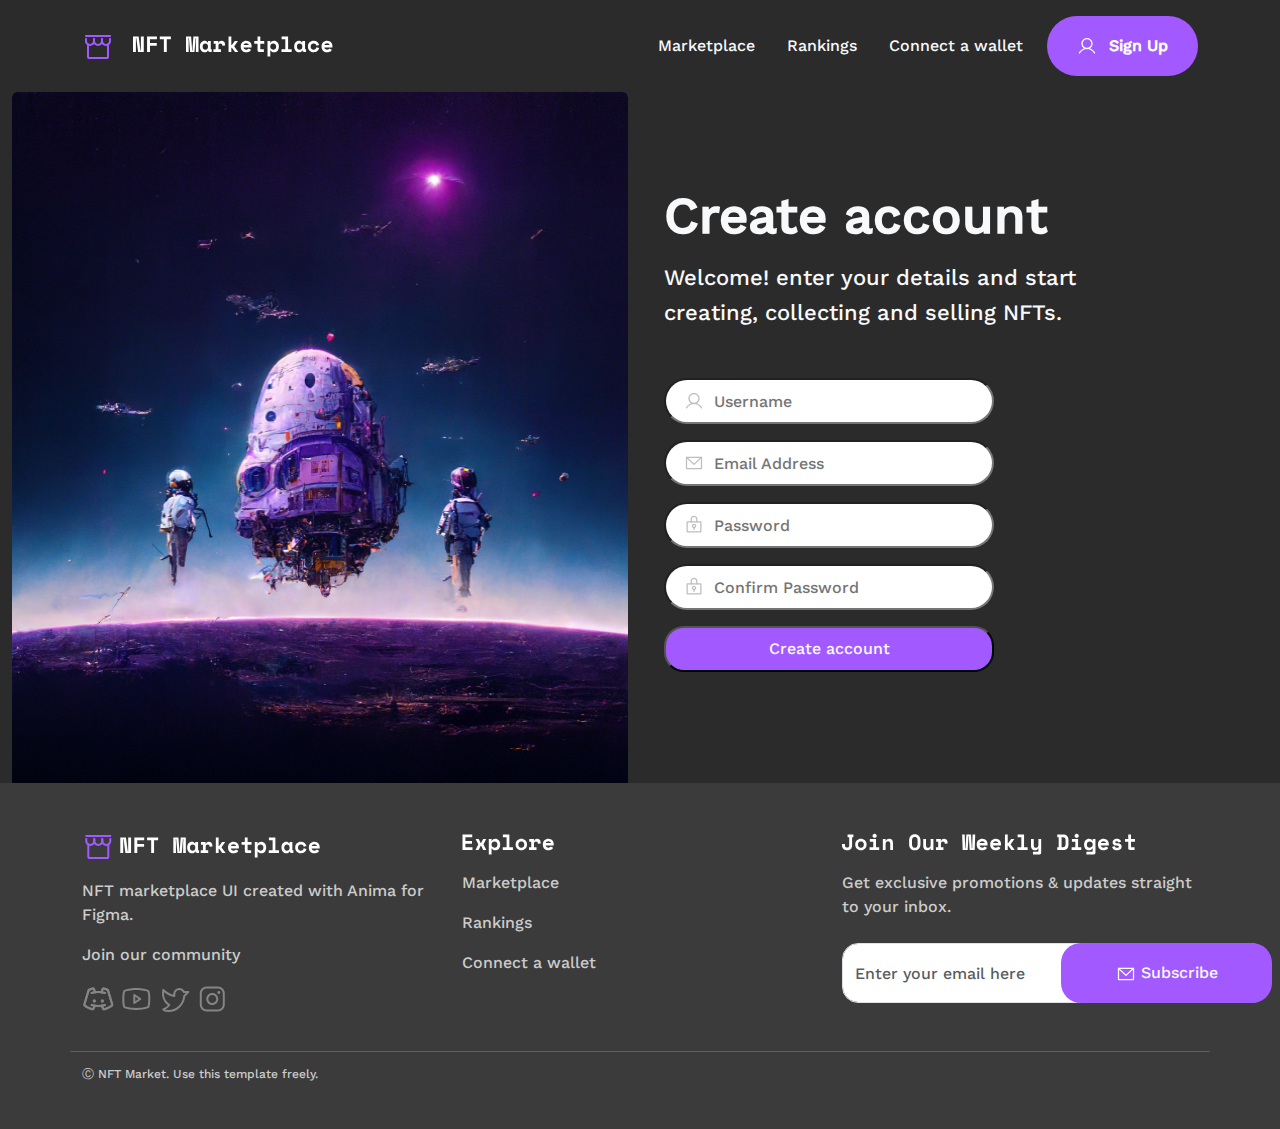
<file: index1.html>
<!DOCTYPE html>
<html lang="en">
<head>
    <meta charset="UTF-8">
    <meta name="viewport" content="width=device-width, initial-scale=1.0">
    <link href="https://cdn.jsdelivr.net/npm/bootstrap@5.3.0/dist/css/bootstrap.min.css" rel="stylesheet">
    <script src="https://cdn.jsdelivr.net/npm/bootstrap@5.3.0/dist/js/bootstrap.bundle.min.js"></script>
    <link rel="stylesheet" href="./css/style1.css">
    <title>Create account </title>
</head>
<body>
  <!--Navigation-->
  <nav class="navbar navbar-expand-lg navbar-dark p-3">
    <div class="container">
      <a class="navbar-brand" href="index.html">
          <svg width="32" height="32" viewBox="0 0 32 32" fill="none" xmlns="http://www.w3.org/2000/svg">
                <path fill-rule="evenodd" clip-rule="evenodd" d="M6 12.4502C6.55228 12.4502 7 12.8979 7 13.4502V26.0002H25V13.4502C25 12.8979 25.4477 12.4502 26 12.4502C26.5523 12.4502 27 12.8979 27 13.4502V26.0002C27 26.5306 26.7893 27.0393 26.4142 27.4144C26.0391 27.7895 25.5304 28.0002 25 28.0002H7C6.46957 28.0002 5.96086 27.7895 5.58579 27.4144C5.21071 27.0393 5 26.5306 5 26.0002V13.4502C5 12.8979 5.44772 12.4502 6 12.4502Z" fill="#A259FF"/>
                <path fill-rule="evenodd" clip-rule="evenodd" d="M3 5C3 4.44772 3.44772 4 4 4H28C28.5523 4 29 4.44772 29 5C29 5.55228 28.5523 6 28 6H4C3.44772 6 3 5.55228 3 5Z" fill="#A259FF"/>
                <path fill-rule="evenodd" clip-rule="evenodd" d="M4 7C4.55228 7 5 7.44772 5 8V10C5 10.7956 5.31607 11.5587 5.87868 12.1213C6.44129 12.6839 7.20435 13 8 13C8.79565 13 9.55871 12.6839 10.1213 12.1213C10.6839 11.5587 11 10.7956 11 10V8C11 7.44772 11.4477 7 12 7C12.5523 7 13 7.44772 13 8V10C13 11.3261 12.4732 12.5979 11.5355 13.5355C10.5979 14.4732 9.32608 15 8 15C6.67392 15 5.40215 14.4732 4.46447 13.5355C3.52678 12.5979 3 11.3261 3 10V8C3 7.44772 3.44772 7 4 7Z" fill="#A259FF"/>
                <path fill-rule="evenodd" clip-rule="evenodd" d="M12 7C12.5523 7 13 7.44772 13 8V10C13 10.7956 13.3161 11.5587 13.8787 12.1213C14.4413 12.6839 15.2044 13 16 13C16.7956 13 17.5587 12.6839 18.1213 12.1213C18.6839 11.5587 19 10.7956 19 10V8C19 7.44772 19.4477 7 20 7C20.5523 7 21 7.44772 21 8V10C21 11.3261 20.4732 12.5979 19.5355 13.5355C18.5979 14.4732 17.3261 15 16 15C14.6739 15 13.4021 14.4732 12.4645 13.5355C11.5268 12.5979 11 11.3261 11 10V8C11 7.44772 11.4477 7 12 7Z" fill="#A259FF"/>
                <path fill-rule="evenodd" clip-rule="evenodd" d="M20 7C20.5523 7 21 7.44772 21 8V10C21 10.7956 21.3161 11.5587 21.8787 12.1213C22.4413 12.6839 23.2044 13 24 13C24.7956 13 25.5587 12.6839 26.1213 12.1213C26.6839 11.5587 27 10.7956 27 10V8C27 7.44772 27.4477 7 28 7C28.5523 7 29 7.44772 29 8V10C29 11.3261 28.4732 12.5979 27.5355 13.5355C26.5979 14.4732 25.3261 15 24 15C22.6739 15 21.4021 14.4732 20.4645 13.5355C19.5268 12.5979 19 11.3261 19 10V8C19 7.44772 19.4477 7 20 7Z" fill="#A259FF"/>
          </svg>
                
          <svg width="200" height="21" viewBox="0 0 200 21" fill="none" xmlns="http://www.w3.org/2000/svg">
                <path d="M7.48 14.5476H7.876V0.599609H10.78V15.9996H5.104L3.3 2.05161H2.904V15.9996H0V0.599609H5.676L7.48 14.5476Z" fill="white"/>
                <path d="M14.0647 0.599609H23.9207V3.37161H16.9687V6.89161H23.7887V9.66361H16.9687V15.9996H14.0647V0.599609Z" fill="white"/>
                <path d="M26.7874 0.599609H37.8754V3.37161H33.7834V15.9996H30.8794V3.37161H26.7874V0.599609Z" fill="white"/>
                <path d="M53.0248 0.599609H58.1288L59.0088 12.1716V14.4156H59.5368V12.1716L60.4168 0.599609H65.5208V15.9996H62.8808V5.70361L63.1448 2.18361H62.6168L61.4728 15.9996H57.1168L55.9288 2.18361H55.4008L55.6648 5.70361V15.9996H53.0248V0.599609Z" fill="white"/>
                <path d="M74.7895 14.4156C74.4962 15.1049 74.0855 15.5963 73.5575 15.8896C73.0295 16.1683 72.4135 16.3076 71.7095 16.3076C71.0495 16.3076 70.4262 16.1829 69.8395 15.9336C69.2675 15.6843 68.7615 15.3176 68.3215 14.8336C67.8815 14.3496 67.5295 13.7629 67.2655 13.0736C67.0162 12.3843 66.8915 11.5996 66.8915 10.7196V10.3676C66.8915 9.50228 67.0162 8.72494 67.2655 8.03561C67.5148 7.34628 67.8522 6.75961 68.2775 6.27561C68.7028 5.79161 69.1942 5.42494 69.7515 5.17561C70.3235 4.91161 70.9322 4.77961 71.5775 4.77961C72.3549 4.77961 72.9782 4.91161 73.4475 5.17561C73.9315 5.43961 74.3129 5.85028 74.5915 6.40761H74.9875V5.08761H77.7595V12.6996C77.7595 13.1396 77.9575 13.3596 78.3535 13.3596H78.7715V15.9996H76.8795C76.3809 15.9996 75.9702 15.8529 75.6475 15.5596C75.3395 15.2663 75.1855 14.8849 75.1855 14.4156H74.7895ZM72.3255 13.6676C73.1322 13.6676 73.7775 13.4036 74.2615 12.8756C74.7455 12.3329 74.9875 11.5996 74.9875 10.6756V10.4116C74.9875 9.48761 74.7455 8.76161 74.2615 8.23361C73.7775 7.69094 73.1322 7.41961 72.3255 7.41961C71.5189 7.41961 70.8735 7.69094 70.3895 8.23361C69.9055 8.76161 69.6635 9.48761 69.6635 10.4116V10.6756C69.6635 11.5996 69.9055 12.3329 70.3895 12.8756C70.8735 13.4036 71.5189 13.6676 72.3255 13.6676Z" fill="white"/>
                <path d="M80.6702 5.08761H85.2902V6.67161H85.6862C85.8915 6.07028 86.2362 5.60828 86.7202 5.28561C87.2189 4.94828 87.8129 4.77961 88.5022 4.77961C89.5876 4.77961 90.4602 5.12428 91.1202 5.81361C91.7802 6.48828 92.1102 7.52228 92.1102 8.91561V9.39961L89.2502 9.66361V9.35561C89.2502 8.75428 89.0962 8.27761 88.7882 7.92561C88.4802 7.55894 88.0182 7.37561 87.4022 7.37561C86.7862 7.37561 86.3022 7.58828 85.9502 8.01361C85.5982 8.43894 85.4222 9.04761 85.4222 9.83961V13.3596H87.9302V15.9996H80.4062V13.3596H82.6502V7.72761H80.6702V5.08761Z" fill="white"/>
                <path d="M98.3209 9.09161H98.8489L101.753 5.08761H104.789V5.21961L101.269 10.2136V10.6096L105.141 15.8676V15.9996H101.973L98.8489 11.7316H98.3209V15.9996H95.5489V0.599609H98.3209V9.09161Z" fill="white"/>
                <path d="M110.582 11.4456C110.596 11.7683 110.67 12.0689 110.802 12.3476C110.948 12.6116 111.139 12.8463 111.374 13.0516C111.623 13.2423 111.902 13.3963 112.21 13.5136C112.532 13.6163 112.87 13.6676 113.222 13.6676C113.911 13.6676 114.439 13.5503 114.806 13.3156C115.172 13.0663 115.436 12.7729 115.598 12.4356L117.974 13.7556C117.842 14.0343 117.658 14.3276 117.424 14.6356C117.189 14.9289 116.881 15.2003 116.5 15.4496C116.133 15.6989 115.678 15.9043 115.136 16.0656C114.608 16.2269 113.984 16.3076 113.266 16.3076C112.444 16.3076 111.696 16.1756 111.022 15.9116C110.347 15.6476 109.76 15.2663 109.262 14.7676C108.778 14.2689 108.396 13.6603 108.118 12.9416C107.854 12.2229 107.722 11.4089 107.722 10.4996V10.3676C107.722 9.53161 107.861 8.76894 108.14 8.07961C108.433 7.39028 108.829 6.80361 109.328 6.31961C109.826 5.83561 110.406 5.46161 111.066 5.19761C111.74 4.91894 112.459 4.77961 113.222 4.77961C114.16 4.77961 114.967 4.94828 115.642 5.28561C116.316 5.60828 116.874 6.02628 117.314 6.53961C117.754 7.03828 118.076 7.59561 118.282 8.21161C118.487 8.81294 118.59 9.39961 118.59 9.97161V11.4456H110.582ZM113.2 7.28761C112.496 7.28761 111.924 7.47094 111.484 7.83761C111.044 8.18961 110.758 8.60028 110.626 9.06961H115.774C115.686 8.55628 115.407 8.13094 114.938 7.79361C114.483 7.45628 113.904 7.28761 113.2 7.28761Z" fill="white"/>
                <path d="M121.302 5.08761H124.536V0.599609H127.308V5.08761H131.246V7.72761H127.308V12.6996C127.308 13.1396 127.506 13.3596 127.902 13.3596H130.85V15.9996H126.23C125.732 15.9996 125.321 15.8383 124.998 15.5156C124.69 15.1929 124.536 14.7823 124.536 14.2836V7.72761H121.302V5.08761Z" fill="white"/>
                <path d="M137.281 20.3996H134.509V5.08761H137.281V6.67161H137.677C137.97 6.07028 138.396 5.60828 138.953 5.28561C139.51 4.94828 140.222 4.77961 141.087 4.77961C141.732 4.77961 142.341 4.90428 142.913 5.15361C143.5 5.40294 144.006 5.76961 144.431 6.25361C144.871 6.72294 145.216 7.30228 145.465 7.99161C145.729 8.68094 145.861 9.46561 145.861 10.3456V10.7416C145.861 11.6363 145.736 12.4283 145.487 13.1176C145.238 13.8069 144.9 14.3936 144.475 14.8776C144.05 15.3469 143.544 15.7063 142.957 15.9556C142.385 16.1903 141.762 16.3076 141.087 16.3076C140.588 16.3076 140.156 16.2563 139.789 16.1536C139.422 16.0509 139.1 15.9116 138.821 15.7356C138.557 15.5596 138.33 15.3616 138.139 15.1416C137.963 14.9069 137.809 14.6649 137.677 14.4156H137.281V20.3996ZM140.185 13.6676C141.05 13.6676 141.747 13.4036 142.275 12.8756C142.818 12.3329 143.089 11.5996 143.089 10.6756V10.4116C143.089 9.48761 142.818 8.76161 142.275 8.23361C141.747 7.69094 141.05 7.41961 140.185 7.41961C139.32 7.41961 138.616 7.69828 138.073 8.25561C137.545 8.79828 137.281 9.51694 137.281 10.4116V10.6756C137.281 11.5703 137.545 12.2963 138.073 12.8536C138.616 13.3963 139.32 13.6676 140.185 13.6676Z" fill="white"/>
                <path d="M148.486 13.3596H152.314V3.23961H148.618V0.599609H155.086V13.3596H158.65V15.9996H148.486V13.3596Z" fill="white"/>
                <path d="M169.084 14.4156C168.791 15.1049 168.38 15.5963 167.852 15.8896C167.324 16.1683 166.708 16.3076 166.004 16.3076C165.344 16.3076 164.721 16.1829 164.134 15.9336C163.562 15.6843 163.056 15.3176 162.616 14.8336C162.176 14.3496 161.824 13.7629 161.56 13.0736C161.311 12.3843 161.186 11.5996 161.186 10.7196V10.3676C161.186 9.50228 161.311 8.72494 161.56 8.03561C161.81 7.34628 162.147 6.75961 162.572 6.27561C162.998 5.79161 163.489 5.42494 164.046 5.17561C164.618 4.91161 165.227 4.77961 165.872 4.77961C166.65 4.77961 167.273 4.91161 167.742 5.17561C168.226 5.43961 168.608 5.85028 168.886 6.40761H169.282V5.08761H172.054V12.6996C172.054 13.1396 172.252 13.3596 172.648 13.3596H173.066V15.9996H171.174C170.676 15.9996 170.265 15.8529 169.942 15.5596C169.634 15.2663 169.48 14.8849 169.48 14.4156H169.084ZM166.62 13.6676C167.427 13.6676 168.072 13.4036 168.556 12.8756C169.04 12.3329 169.282 11.5996 169.282 10.6756V10.4116C169.282 9.48761 169.04 8.76161 168.556 8.23361C168.072 7.69094 167.427 7.41961 166.62 7.41961C165.814 7.41961 165.168 7.69094 164.684 8.23361C164.2 8.76161 163.958 9.48761 163.958 10.4116V10.6756C163.958 11.5996 164.2 12.3329 164.684 12.8756C165.168 13.4036 165.814 13.6676 166.62 13.6676Z" fill="white"/>
                <path d="M186.141 11.9956C185.892 13.2863 185.298 14.3276 184.359 15.1196C183.435 15.9116 182.196 16.3076 180.641 16.3076C179.834 16.3076 179.079 16.1829 178.375 15.9336C177.686 15.6843 177.084 15.3249 176.571 14.8556C176.058 14.3863 175.654 13.8069 175.361 13.1176C175.068 12.4283 174.921 11.6436 174.921 10.7636V10.4996C174.921 9.61961 175.068 8.82761 175.361 8.12361C175.654 7.41961 176.058 6.81828 176.571 6.31961C177.099 5.82094 177.708 5.43961 178.397 5.17561C179.101 4.91161 179.849 4.77961 180.641 4.77961C182.166 4.77961 183.398 5.17561 184.337 5.96761C185.29 6.75961 185.892 7.80094 186.141 9.09161L183.413 9.79561C183.325 9.15028 183.046 8.59295 182.577 8.12361C182.108 7.65428 181.448 7.41961 180.597 7.41961C180.201 7.41961 179.827 7.49294 179.475 7.63961C179.123 7.78628 178.815 7.99894 178.551 8.27761C178.287 8.54161 178.074 8.87161 177.913 9.26761C177.766 9.64894 177.693 10.0816 177.693 10.5656V10.6976C177.693 11.1816 177.766 11.6143 177.913 11.9956C178.074 12.3623 178.287 12.6703 178.551 12.9196C178.815 13.1689 179.123 13.3596 179.475 13.4916C179.827 13.6089 180.201 13.6676 180.597 13.6676C181.448 13.6676 182.093 13.4549 182.533 13.0296C182.988 12.6043 183.281 12.0323 183.413 11.3136L186.141 11.9956Z" fill="white"/>
                <path d="M191.406 11.4456C191.421 11.7683 191.494 12.0689 191.626 12.3476C191.773 12.6116 191.963 12.8463 192.198 13.0516C192.447 13.2423 192.726 13.3963 193.034 13.5136C193.357 13.6163 193.694 13.6676 194.046 13.6676C194.735 13.6676 195.263 13.5503 195.63 13.3156C195.997 13.0663 196.261 12.7729 196.422 12.4356L198.798 13.7556C198.666 14.0343 198.483 14.3276 198.248 14.6356C198.013 14.9289 197.705 15.2003 197.324 15.4496C196.957 15.6989 196.503 15.9043 195.96 16.0656C195.432 16.2269 194.809 16.3076 194.09 16.3076C193.269 16.3076 192.521 16.1756 191.846 15.9116C191.171 15.6476 190.585 15.2663 190.086 14.7676C189.602 14.2689 189.221 13.6603 188.942 12.9416C188.678 12.2229 188.546 11.4089 188.546 10.4996V10.3676C188.546 9.53161 188.685 8.76894 188.964 8.07961C189.257 7.39028 189.653 6.80361 190.152 6.31961C190.651 5.83561 191.23 5.46161 191.89 5.19761C192.565 4.91894 193.283 4.77961 194.046 4.77961C194.985 4.77961 195.791 4.94828 196.466 5.28561C197.141 5.60828 197.698 6.02628 198.138 6.53961C198.578 7.03828 198.901 7.59561 199.106 8.21161C199.311 8.81294 199.414 9.39961 199.414 9.97161V11.4456H191.406ZM194.024 7.28761C193.32 7.28761 192.748 7.47094 192.308 7.83761C191.868 8.18961 191.582 8.60028 191.45 9.06961H196.598C196.51 8.55628 196.231 8.13094 195.762 7.79361C195.307 7.45628 194.728 7.28761 194.024 7.28761Z" fill="white"/>
          </svg>     
      </a>
      <button class="navbar-toggler" type="button" data-bs-toggle="collapse" data-bs-target="#navbarTogglerDemo03" aria-controls="navbarTogglerDemo03">
          <svg width="24" height="24" viewBox="0 0 24 24" fill="none" xmlns="http://www.w3.org/2000/svg">
                <path fill-rule="evenodd" clip-rule="evenodd" d="M3 12C3 11.5858 3.33579 11.25 3.75 11.25H20.25C20.6642 11.25 21 11.5858 21 12C21 12.4142 20.6642 12.75 20.25 12.75H3.75C3.33579 12.75 3 12.4142 3 12Z" fill="white"/>
                <path fill-rule="evenodd" clip-rule="evenodd" d="M3 6C3 5.58579 3.33579 5.25 3.75 5.25H15C15.4142 5.25 15.75 5.58579 15.75 6C15.75 6.41421 15.4142 6.75 15 6.75H3.75C3.33579 6.75 3 6.41421 3 6Z" fill="white"/>
                <path fill-rule="evenodd" clip-rule="evenodd" d="M3 18C3 17.5858 3.33579 17.25 3.75 17.25H15C15.4142 17.25 15.75 17.5858 15.75 18C15.75 18.4142 15.4142 18.75 15 18.75H3.75C3.33579 18.75 3 18.4142 3 18Z" fill="white"/>
          </svg>   
      </button>

      <div class="collapse navbar-collapse" id="navbarTogglerDemo03" >
        <ul class="navbar-nav ms-auto d-flex align-items-center">
          <li class="nav-item me-3">
                <a class="nav-link text-light " href="index5.html">Marketplace</a>
          </li>
          <li class="nav-item me-3">
                <a class="nav-link text-light " href=index6.html">Rankings</a>
          </li>
          <li class="nav-item me-3">
                <a class="nav-link text-light " href="index3.html">Connect a wallet</a>
          </li>
          <li class="nav-item">
            <a class="sign-up rounded-5 d-flex align-items-center justify-content-center" href="#">
              <svg width="20" height="20" viewBox="0 0 20 20" fill="none" xmlns="http://www.w3.org/2000/svg">
                <path fill="currentColor" clip-rule="evenodd" d="M10 3.125C7.58375 3.125 5.625 5.08375 5.625 7.5C5.625 9.91625 7.58375 11.875 10 11.875C12.4162 11.875 14.375 9.91625 14.375 7.5C14.375 5.08375 12.4162 3.125 10 3.125ZM4.375 7.5C4.375 4.3934 6.8934 1.875 10 1.875C13.1066 1.875 15.625 4.3934 15.625 7.5C15.625 10.6066 13.1066 13.125 10 13.125C6.8934 13.125 4.375 10.6066 4.375 7.5Z" fill="white"/>
                <path fill="currentColor"  clip-rule="evenodd" d="M9.99998 13.1245C8.57362 13.1245 7.17239 13.5 5.93716 14.2132C4.70193 14.9265 3.67622 15.9523 2.96315 17.1877C2.79059 17.4866 2.40836 17.5891 2.10941 17.4165C1.81046 17.2439 1.708 16.8617 1.88056 16.5628C2.70333 15.1374 3.88684 13.9537 5.31211 13.1307C6.73738 12.3078 8.35418 11.8745 9.99998 11.8745C11.6458 11.8745 13.2626 12.3078 14.6879 13.1307C16.1131 13.9537 17.2966 15.1374 18.1194 16.5628C18.292 16.8617 18.1895 17.2439 17.8906 17.4165C17.5916 17.5891 17.2094 17.4866 17.0368 17.1877C16.3237 15.9523 15.298 14.9265 14.0628 14.2132C12.8276 13.5 11.4263 13.1245 9.99998 13.1245Z" fill="white"/>
              </svg>   
              Sign Up
            </a>
          </li>
        </ul>
      </div>
    </div>
  </nav>
  <!--End Navigation-->

  <!--First chapter--> 
  <div class="container-fluid">
    <div class="row">
      <div class="col-md-6 col-12 d-none d-md-block">
        <div class="card border-0 ">
          <img src="./images/create.png" class="create card-img-top w-100" style="height: 691px;">
        </div>
      </div>

      <div class="container d-block d-md-none px-0">
        <img src="./images/create2.png" class="img-fluid w-100">
      </div>

      <div class="col-md-6 col-12 mt-5">
        <div class="container mt-5">
          <div class="first">
            <p class="text-light" >
              Create account
            </p>
          </div>
          <div class="sec text-light mb-5">Welcome! enter your details and start <br> creating, collecting and selling NFTs.</div>
  
          <div class="col-md-6 col-12">
            <div class="man position-absolute">
              <svg  width="20" height="20" viewBox="0 0 20 20" fill="none" xmlns="http://www.w3.org/2000/svg">
                <path fill-rule="evenodd" clip-rule="evenodd" d="M10 3.125C7.58375 3.125 5.625 5.08375 5.625 7.5C5.625 9.91625 7.58375 11.875 10 11.875C12.4162 11.875 14.375 9.91625 14.375 7.5C14.375 5.08375 12.4162 3.125 10 3.125ZM4.375 7.5C4.375 4.3934 6.8934 1.875 10 1.875C13.1066 1.875 15.625 4.3934 15.625 7.5C15.625 10.6066 13.1066 13.125 10 13.125C6.8934 13.125 4.375 10.6066 4.375 7.5Z" fill="#BDBDBD"/>
                <path fill-rule="evenodd" clip-rule="evenodd" d="M10.0001 13.1245C8.57374 13.1245 7.17251 13.5 5.93728 14.2132C4.70205 14.9265 3.67634 15.9523 2.96327 17.1877C2.79071 17.4866 2.40848 17.5891 2.10953 17.4165C1.81058 17.2439 1.70812 16.8617 1.88068 16.5628C2.70345 15.1374 3.88696 13.9537 5.31223 13.1307C6.7375 12.3078 8.3543 11.8745 10.0001 11.8745C11.6459 11.8745 13.2627 12.3078 14.688 13.1307C16.1132 13.9537 17.2968 15.1374 18.1195 16.5628C18.2921 16.8617 18.1896 17.2439 17.8907 17.4165C17.5917 17.5891 17.2095 17.4866 17.0369 17.1877C16.3239 15.9523 15.2982 14.9265 14.0629 14.2132C12.8277 13.5 11.4265 13.1245 10.0001 13.1245Z" fill="#BDBDBD"/>
              </svg>
            </div>
            <div class="position-relative"><input type="text" class="left ps-5  rounded-5" placeholder="Username"></div>
          </div>
          
          <div class="col-md-6 col-12 mt-3">
            <div class="man position-absolute">
              <svg width="20" height="20" viewBox="0 0 20 20" fill="none" xmlns="http://www.w3.org/2000/svg">
                <path fill-rule="evenodd" clip-rule="evenodd" d="M1.875 4.375C1.875 4.02982 2.15482 3.75 2.5 3.75H17.5C17.8452 3.75 18.125 4.02982 18.125 4.375V15C18.125 15.3315 17.9933 15.6495 17.7589 15.8839C17.5245 16.1183 17.2065 16.25 16.875 16.25H3.125C2.79348 16.25 2.47554 16.1183 2.24112 15.8839C2.0067 15.6495 1.875 15.3315 1.875 15V4.375ZM3.125 5V15H16.875V5H3.125Z" fill="#BDBDBD"/>
                <path fill-rule="evenodd" clip-rule="evenodd" d="M2.03928 3.95268C2.27253 3.69823 2.66788 3.68104 2.92233 3.91428L10 10.4021L17.0777 3.91428C17.3321 3.68104 17.7275 3.69823 17.9607 3.95268C18.194 4.20713 18.1768 4.60248 17.9223 4.83573L10.4223 11.7107C10.1834 11.9298 9.81663 11.9298 9.57768 11.7107L2.07768 4.83573C1.82323 4.60248 1.80604 4.20713 2.03928 3.95268Z" fill="#BDBDBD"/>
              </svg>      
            </div>
            <div class="position-relative"><input type="text" class=" left ps-5  rounded-5" placeholder="Email Address"></div>
          </div>
  
          <div class="col-md-6 col-12 mt-3">
            <div class="man position-absolute">
              <svg width="20" height="20" viewBox="0 0 20 20" fill="none" xmlns="http://www.w3.org/2000/svg">
                  <path fill-rule="evenodd" clip-rule="evenodd" d="M10 10C9.48223 10 9.0625 10.4197 9.0625 10.9375C9.0625 11.4553 9.48223 11.875 10 11.875C10.5178 11.875 10.9375 11.4553 10.9375 10.9375C10.9375 10.4197 10.5178 10 10 10ZM7.8125 10.9375C7.8125 9.72938 8.79188 8.75 10 8.75C11.2081 8.75 12.1875 9.72938 12.1875 10.9375C12.1875 12.1456 11.2081 13.125 10 13.125C8.79188 13.125 7.8125 12.1456 7.8125 10.9375Z" fill="#BDBDBD"/>
                  <path fill-rule="evenodd" clip-rule="evenodd" d="M10 11.875C10.3452 11.875 10.625 12.1548 10.625 12.5V14.375C10.625 14.7202 10.3452 15 10 15C9.65482 15 9.375 14.7202 9.375 14.375V12.5C9.375 12.1548 9.65482 11.875 10 11.875Z" fill="#BDBDBD"/>
                  <path fill-rule="evenodd" clip-rule="evenodd" d="M2.5 7.5C2.5 6.80964 3.05964 6.25 3.75 6.25H16.25C16.9404 6.25 17.5 6.80964 17.5 7.5V16.25C17.5 16.9404 16.9404 17.5 16.25 17.5H3.75C3.05964 17.5 2.5 16.9404 2.5 16.25V7.5ZM16.25 7.5H3.75V16.25H16.25V7.5Z" fill="#BDBDBD"/>
                  <path fill-rule="evenodd" clip-rule="evenodd" d="M10 1.875C9.41984 1.875 8.86344 2.10547 8.4532 2.5157C8.04297 2.92594 7.8125 3.48234 7.8125 4.0625V6.875C7.8125 7.22018 7.53268 7.5 7.1875 7.5C6.84232 7.5 6.5625 7.22018 6.5625 6.875V4.0625C6.5625 3.15082 6.92466 2.27648 7.56932 1.63182C8.21398 0.987164 9.08832 0.625 10 0.625C10.9117 0.625 11.786 0.987164 12.4307 1.63182C13.0753 2.27648 13.4375 3.15082 13.4375 4.0625V6.875C13.4375 7.22018 13.1577 7.5 12.8125 7.5C12.4673 7.5 12.1875 7.22018 12.1875 6.875V4.0625C12.1875 3.48234 11.957 2.92594 11.5468 2.5157C11.1366 2.10547 10.5802 1.875 10 1.875Z" fill="#BDBDBD"/>
              </svg>
            </div>
            <div class="position-relative"><input type="text" class="left ps-5  rounded-5" placeholder="Password"></div>
          </div>
  
          <div class="col-md-6 col-12 mt-3">
            <div class="man position-absolute">
              <svg width="20" height="20" viewBox="0 0 20 20" fill="none" xmlns="http://www.w3.org/2000/svg">
                  <path fill-rule="evenodd" clip-rule="evenodd" d="M10 10C9.48223 10 9.0625 10.4197 9.0625 10.9375C9.0625 11.4553 9.48223 11.875 10 11.875C10.5178 11.875 10.9375 11.4553 10.9375 10.9375C10.9375 10.4197 10.5178 10 10 10ZM7.8125 10.9375C7.8125 9.72938 8.79188 8.75 10 8.75C11.2081 8.75 12.1875 9.72938 12.1875 10.9375C12.1875 12.1456 11.2081 13.125 10 13.125C8.79188 13.125 7.8125 12.1456 7.8125 10.9375Z" fill="#BDBDBD"/>
                  <path fill-rule="evenodd" clip-rule="evenodd" d="M10 11.875C10.3452 11.875 10.625 12.1548 10.625 12.5V14.375C10.625 14.7202 10.3452 15 10 15C9.65482 15 9.375 14.7202 9.375 14.375V12.5C9.375 12.1548 9.65482 11.875 10 11.875Z" fill="#BDBDBD"/>
                  <path fill-rule="evenodd" clip-rule="evenodd" d="M2.5 7.5C2.5 6.80964 3.05964 6.25 3.75 6.25H16.25C16.9404 6.25 17.5 6.80964 17.5 7.5V16.25C17.5 16.9404 16.9404 17.5 16.25 17.5H3.75C3.05964 17.5 2.5 16.9404 2.5 16.25V7.5ZM16.25 7.5H3.75V16.25H16.25V7.5Z" fill="#BDBDBD"/>
                  <path fill-rule="evenodd" clip-rule="evenodd" d="M10 1.875C9.41984 1.875 8.86344 2.10547 8.4532 2.5157C8.04297 2.92594 7.8125 3.48234 7.8125 4.0625V6.875C7.8125 7.22018 7.53268 7.5 7.1875 7.5C6.84232 7.5 6.5625 7.22018 6.5625 6.875V4.0625C6.5625 3.15082 6.92466 2.27648 7.56932 1.63182C8.21398 0.987164 9.08832 0.625 10 0.625C10.9117 0.625 11.786 0.987164 12.4307 1.63182C13.0753 2.27648 13.4375 3.15082 13.4375 4.0625V6.875C13.4375 7.22018 13.1577 7.5 12.8125 7.5C12.4673 7.5 12.1875 7.22018 12.1875 6.875V4.0625C12.1875 3.48234 11.957 2.92594 11.5468 2.5157C11.1366 2.10547 10.5802 1.875 10 1.875Z" fill="#BDBDBD"/>
              </svg>    
            </div>
            <div class="position-relative"><input type="text" class="left ps-5 rounded-5" placeholder="Confirm Password"></div>
          </div>
  
          <div class="col-md-6 col-12 mt-3 last mb-3">
              <button type="button" class="left text-light">Create account</button>
          </div>
        </div>
      </div>
    </div>
  </div>
  <!--End of first chapter-->


  <!--Footer-->
  <div class="container-fluid footer w-100 d-flex align-items-center">
    <div class="container">
      <div class="row">
        <div class="col-md-4">
          <ul class="nav flex-column">
            <li class="nav-item mt-5">
              <svg width="33" height="32" viewBox="0 0 33 32" fill="none" xmlns="http://www.w3.org/2000/svg">
                <path fill-rule="evenodd" clip-rule="evenodd" d="M6.29309 12.4502C6.84538 12.4502 7.29309 12.8979 7.29309 13.4502V26.0002H25.2931V13.4502C25.2931 12.8979 25.7408 12.4502 26.2931 12.4502C26.8454 12.4502 27.2931 12.8979 27.2931 13.4502V26.0002C27.2931 26.5306 27.0824 27.0393 26.7073 27.4144C26.3322 27.7895 25.8235 28.0002 25.2931 28.0002H7.29309C6.76266 28.0002 6.25395 27.7895 5.87888 27.4144C5.5038 27.0393 5.29309 26.5306 5.29309 26.0002V13.4502C5.29309 12.8979 5.74081 12.4502 6.29309 12.4502Z" fill="#A259FF"/>
                <path fill-rule="evenodd" clip-rule="evenodd" d="M3.29309 5C3.29309 4.44772 3.74081 4 4.29309 4H28.2931C28.8454 4 29.2931 4.44772 29.2931 5C29.2931 5.55228 28.8454 6 28.2931 6H4.29309C3.74081 6 3.29309 5.55228 3.29309 5Z" fill="#A259FF"/>
                <path fill-rule="evenodd" clip-rule="evenodd" d="M4.29309 7C4.84538 7 5.29309 7.44772 5.29309 8V10C5.29309 10.7956 5.60916 11.5587 6.17177 12.1213C6.73438 12.6839 7.49744 13 8.29309 13C9.08874 13 9.8518 12.6839 10.4144 12.1213C10.977 11.5587 11.2931 10.7956 11.2931 10V8C11.2931 7.44772 11.7408 7 12.2931 7C12.8454 7 13.2931 7.44772 13.2931 8V10C13.2931 11.3261 12.7663 12.5979 11.8286 13.5355C10.8909 14.4732 9.61917 15 8.29309 15C6.96701 15 5.69524 14.4732 4.75756 13.5355C3.81987 12.5979 3.29309 11.3261 3.29309 10V8C3.29309 7.44772 3.74081 7 4.29309 7Z" fill="#A259FF"/>
                <path fill-rule="evenodd" clip-rule="evenodd" d="M12.2931 7C12.8454 7 13.2931 7.44772 13.2931 8V10C13.2931 10.7956 13.6092 11.5587 14.1718 12.1213C14.7344 12.6839 15.4974 13 16.2931 13C17.0887 13 17.8518 12.6839 18.4144 12.1213C18.977 11.5587 19.2931 10.7956 19.2931 10V8C19.2931 7.44772 19.7408 7 20.2931 7C20.8454 7 21.2931 7.44772 21.2931 8V10C21.2931 11.3261 20.7663 12.5979 19.8286 13.5355C18.8909 14.4732 17.6192 15 16.2931 15C14.967 15 13.6952 14.4732 12.7576 13.5355C11.8199 12.5979 11.2931 11.3261 11.2931 10V8C11.2931 7.44772 11.7408 7 12.2931 7Z" fill="#A259FF"/>
                <path fill-rule="evenodd" clip-rule="evenodd" d="M20.2931 7C20.8454 7 21.2931 7.44772 21.2931 8V10C21.2931 10.7956 21.6092 11.5587 22.1718 12.1213C22.7344 12.6839 23.4974 13 24.2931 13C25.0887 13 25.8518 12.6839 26.4144 12.1213C26.977 11.5587 27.2931 10.7956 27.2931 10V8C27.2931 7.44772 27.7408 7 28.2931 7C28.8454 7 29.2931 7.44772 29.2931 8V10C29.2931 11.3261 28.7663 12.5979 27.8286 13.5355C26.8909 14.4732 25.6192 15 24.2931 15C22.967 15 21.6952 14.4732 20.7576 13.5355C19.8199 12.5979 19.2931 11.3261 19.2931 10V8C19.2931 7.44772 19.7408 7 20.2931 7Z" fill="#A259FF"/>
              </svg>
              <svg width="200" height="21" viewBox="0 0 200 21" fill="none" xmlns="http://www.w3.org/2000/svg">
                <path d="M7.77309 14.5476H8.16909V0.599609H11.0731V15.9996H5.39709L3.59309 2.05161H3.19709V15.9996H0.293091V0.599609H5.96909L7.77309 14.5476Z" fill="white"/>
                <path d="M14.3578 0.599609H24.2138V3.37161H17.2618V6.89161H24.0818V9.66361H17.2618V15.9996H14.3578V0.599609Z" fill="white"/>
                <path d="M27.0805 0.599609H38.1685V3.37161H34.0765V15.9996H31.1725V3.37161H27.0805V0.599609Z" fill="white"/>
                <path d="M53.3179 0.599609H58.4219L59.3019 12.1716V14.4156H59.8299V12.1716L60.7099 0.599609H65.8139V15.9996H63.1739V5.70361L63.4379 2.18361H62.9099L61.7659 15.9996H57.4099L56.2219 2.18361H55.6939L55.9579 5.70361V15.9996H53.3179V0.599609Z" fill="white"/>
                <path d="M75.0826 14.4156C74.7893 15.1049 74.3786 15.5963 73.8506 15.8896C73.3226 16.1683 72.7066 16.3076 72.0026 16.3076C71.3426 16.3076 70.7193 16.1829 70.1326 15.9336C69.5606 15.6843 69.0546 15.3176 68.6146 14.8336C68.1746 14.3496 67.8226 13.7629 67.5586 13.0736C67.3093 12.3843 67.1846 11.5996 67.1846 10.7196V10.3676C67.1846 9.50228 67.3093 8.72494 67.5586 8.03561C67.8079 7.34628 68.1453 6.75961 68.5706 6.27561C68.9959 5.79161 69.4873 5.42494 70.0446 5.17561C70.6166 4.91161 71.2253 4.77961 71.8706 4.77961C72.6479 4.77961 73.2713 4.91161 73.7406 5.17561C74.2246 5.43961 74.6059 5.85028 74.8846 6.40761H75.2806V5.08761H78.0526V12.6996C78.0526 13.1396 78.2506 13.3596 78.6466 13.3596H79.0646V15.9996H77.1726C76.6739 15.9996 76.2633 15.8529 75.9406 15.5596C75.6326 15.2663 75.4786 14.8849 75.4786 14.4156H75.0826ZM72.6186 13.6676C73.4253 13.6676 74.0706 13.4036 74.5546 12.8756C75.0386 12.3329 75.2806 11.5996 75.2806 10.6756V10.4116C75.2806 9.48761 75.0386 8.76161 74.5546 8.23361C74.0706 7.69094 73.4253 7.41961 72.6186 7.41961C71.8119 7.41961 71.1666 7.69094 70.6826 8.23361C70.1986 8.76161 69.9566 9.48761 69.9566 10.4116V10.6756C69.9566 11.5996 70.1986 12.3329 70.6826 12.8756C71.1666 13.4036 71.8119 13.6676 72.6186 13.6676Z" fill="white"/>
                <path d="M80.9633 5.08761H85.5833V6.67161H85.9793C86.1846 6.07028 86.5293 5.60828 87.0133 5.28561C87.512 4.94828 88.106 4.77961 88.7953 4.77961C89.8806 4.77961 90.7533 5.12428 91.4133 5.81361C92.0733 6.48828 92.4033 7.52228 92.4033 8.91561V9.39961L89.5433 9.66361V9.35561C89.5433 8.75428 89.3893 8.27761 89.0813 7.92561C88.7733 7.55894 88.3113 7.37561 87.6953 7.37561C87.0793 7.37561 86.5953 7.58828 86.2433 8.01361C85.8913 8.43894 85.7153 9.04761 85.7153 9.83961V13.3596H88.2233V15.9996H80.6993V13.3596H82.9433V7.72761H80.9633V5.08761Z" fill="white"/>
                <path d="M98.614 9.09161H99.142L102.046 5.08761H105.082V5.21961L101.562 10.2136V10.6096L105.434 15.8676V15.9996H102.266L99.142 11.7316H98.614V15.9996H95.842V0.599609H98.614V9.09161Z" fill="white"/>
                <path d="M110.875 11.4456C110.889 11.7683 110.963 12.0689 111.095 12.3476C111.241 12.6116 111.432 12.8463 111.667 13.0516C111.916 13.2423 112.195 13.3963 112.503 13.5136C112.825 13.6163 113.163 13.6676 113.515 13.6676C114.204 13.6676 114.732 13.5503 115.099 13.3156C115.465 13.0663 115.729 12.7729 115.891 12.4356L118.267 13.7556C118.135 14.0343 117.951 14.3276 117.717 14.6356C117.482 14.9289 117.174 15.2003 116.793 15.4496C116.426 15.6989 115.971 15.9043 115.429 16.0656C114.901 16.2269 114.277 16.3076 113.559 16.3076C112.737 16.3076 111.989 16.1756 111.315 15.9116C110.64 15.6476 110.053 15.2663 109.555 14.7676C109.071 14.2689 108.689 13.6603 108.411 12.9416C108.147 12.2229 108.015 11.4089 108.015 10.4996V10.3676C108.015 9.53161 108.154 8.76894 108.433 8.07961C108.726 7.39028 109.122 6.80361 109.621 6.31961C110.119 5.83561 110.699 5.46161 111.359 5.19761C112.033 4.91894 112.752 4.77961 113.515 4.77961C114.453 4.77961 115.26 4.94828 115.935 5.28561C116.609 5.60828 117.167 6.02628 117.607 6.53961C118.047 7.03828 118.369 7.59561 118.575 8.21161C118.78 8.81294 118.883 9.39961 118.883 9.97161V11.4456H110.875ZM113.493 7.28761C112.789 7.28761 112.217 7.47094 111.777 7.83761C111.337 8.18961 111.051 8.60028 110.919 9.06961H116.067C115.979 8.55628 115.7 8.13094 115.231 7.79361C114.776 7.45628 114.197 7.28761 113.493 7.28761Z" fill="white"/>
                <path d="M121.595 5.08761H124.829V0.599609H127.601V5.08761H131.539V7.72761H127.601V12.6996C127.601 13.1396 127.799 13.3596 128.195 13.3596H131.143V15.9996H126.523C126.025 15.9996 125.614 15.8383 125.291 15.5156C124.983 15.1929 124.829 14.7823 124.829 14.2836V7.72761H121.595V5.08761Z" fill="white"/>
                <path d="M137.574 20.3996H134.802V5.08761H137.574V6.67161H137.97C138.263 6.07028 138.689 5.60828 139.246 5.28561C139.803 4.94828 140.515 4.77961 141.38 4.77961C142.025 4.77961 142.634 4.90428 143.206 5.15361C143.793 5.40294 144.299 5.76961 144.724 6.25361C145.164 6.72294 145.509 7.30228 145.758 7.99161C146.022 8.68094 146.154 9.46561 146.154 10.3456V10.7416C146.154 11.6363 146.029 12.4283 145.78 13.1176C145.531 13.8069 145.193 14.3936 144.768 14.8776C144.343 15.3469 143.837 15.7063 143.25 15.9556C142.678 16.1903 142.055 16.3076 141.38 16.3076C140.881 16.3076 140.449 16.2563 140.082 16.1536C139.715 16.0509 139.393 15.9116 139.114 15.7356C138.85 15.5596 138.623 15.3616 138.432 15.1416C138.256 14.9069 138.102 14.6649 137.97 14.4156H137.574V20.3996ZM140.478 13.6676C141.343 13.6676 142.04 13.4036 142.568 12.8756C143.111 12.3329 143.382 11.5996 143.382 10.6756V10.4116C143.382 9.48761 143.111 8.76161 142.568 8.23361C142.04 7.69094 141.343 7.41961 140.478 7.41961C139.613 7.41961 138.909 7.69828 138.366 8.25561C137.838 8.79828 137.574 9.51694 137.574 10.4116V10.6756C137.574 11.5703 137.838 12.2963 138.366 12.8536C138.909 13.3963 139.613 13.6676 140.478 13.6676Z" fill="white"/>
                <path d="M148.779 13.3596H152.607V3.23961H148.911V0.599609H155.379V13.3596H158.943V15.9996H148.779V13.3596Z" fill="white"/>
                <path d="M169.378 14.4156C169.084 15.1049 168.674 15.5963 168.146 15.8896C167.618 16.1683 167.002 16.3076 166.298 16.3076C165.638 16.3076 165.014 16.1829 164.428 15.9336C163.856 15.6843 163.35 15.3176 162.91 14.8336C162.47 14.3496 162.118 13.7629 161.854 13.0736C161.604 12.3843 161.48 11.5996 161.48 10.7196V10.3676C161.48 9.50228 161.604 8.72494 161.854 8.03561C162.103 7.34628 162.44 6.75961 162.866 6.27561C163.291 5.79161 163.782 5.42494 164.34 5.17561C164.912 4.91161 165.52 4.77961 166.166 4.77961C166.943 4.77961 167.566 4.91161 168.036 5.17561C168.52 5.43961 168.901 5.85028 169.18 6.40761H169.576V5.08761H172.348V12.6996C172.348 13.1396 172.546 13.3596 172.942 13.3596H173.36V15.9996H171.468C170.969 15.9996 170.558 15.8529 170.236 15.5596C169.928 15.2663 169.774 14.8849 169.774 14.4156H169.378ZM166.914 13.6676C167.72 13.6676 168.366 13.4036 168.85 12.8756C169.334 12.3329 169.576 11.5996 169.576 10.6756V10.4116C169.576 9.48761 169.334 8.76161 168.85 8.23361C168.366 7.69094 167.72 7.41961 166.914 7.41961C166.107 7.41961 165.462 7.69094 164.978 8.23361C164.494 8.76161 164.252 9.48761 164.252 10.4116V10.6756C164.252 11.5996 164.494 12.3329 164.978 12.8756C165.462 13.4036 166.107 13.6676 166.914 13.6676Z" fill="white"/>
                <path d="M186.434 11.9956C186.185 13.2863 185.591 14.3276 184.652 15.1196C183.728 15.9116 182.489 16.3076 180.934 16.3076C180.128 16.3076 179.372 16.1829 178.668 15.9336C177.979 15.6843 177.378 15.3249 176.864 14.8556C176.351 14.3863 175.948 13.8069 175.654 13.1176C175.361 12.4283 175.214 11.6436 175.214 10.7636V10.4996C175.214 9.61961 175.361 8.82761 175.654 8.12361C175.948 7.41961 176.351 6.81828 176.864 6.31961C177.392 5.82094 178.001 5.43961 178.69 5.17561C179.394 4.91161 180.142 4.77961 180.934 4.77961C182.46 4.77961 183.692 5.17561 184.63 5.96761C185.584 6.75961 186.185 7.80094 186.434 9.09161L183.706 9.79561C183.618 9.15028 183.34 8.59295 182.87 8.12361C182.401 7.65428 181.741 7.41961 180.89 7.41961C180.494 7.41961 180.12 7.49294 179.768 7.63961C179.416 7.78628 179.108 7.99894 178.844 8.27761C178.58 8.54161 178.368 8.87161 178.206 9.26761C178.06 9.64894 177.986 10.0816 177.986 10.5656V10.6976C177.986 11.1816 178.06 11.6143 178.206 11.9956C178.368 12.3623 178.58 12.6703 178.844 12.9196C179.108 13.1689 179.416 13.3596 179.768 13.4916C180.12 13.6089 180.494 13.6676 180.89 13.6676C181.741 13.6676 182.386 13.4549 182.826 13.0296C183.281 12.6043 183.574 12.0323 183.706 11.3136L186.434 11.9956Z" fill="white"/>
                <path d="M191.699 11.4456C191.714 11.7683 191.787 12.0689 191.919 12.3476C192.066 12.6116 192.256 12.8463 192.491 13.0516C192.74 13.2423 193.019 13.3963 193.327 13.5136C193.65 13.6163 193.987 13.6676 194.339 13.6676C195.028 13.6676 195.556 13.5503 195.923 13.3156C196.29 13.0663 196.554 12.7729 196.715 12.4356L199.091 13.7556C198.959 14.0343 198.776 14.3276 198.541 14.6356C198.306 14.9289 197.998 15.2003 197.617 15.4496C197.25 15.6989 196.796 15.9043 196.253 16.0656C195.725 16.2269 195.102 16.3076 194.383 16.3076C193.562 16.3076 192.814 16.1756 192.139 15.9116C191.464 15.6476 190.878 15.2663 190.379 14.7676C189.895 14.2689 189.514 13.6603 189.235 12.9416C188.971 12.2229 188.839 11.4089 188.839 10.4996V10.3676C188.839 9.53161 188.978 8.76894 189.257 8.07961C189.55 7.39028 189.946 6.80361 190.445 6.31961C190.944 5.83561 191.523 5.46161 192.183 5.19761C192.858 4.91894 193.576 4.77961 194.339 4.77961C195.278 4.77961 196.084 4.94828 196.759 5.28561C197.434 5.60828 197.991 6.02628 198.431 6.53961C198.871 7.03828 199.194 7.59561 199.399 8.21161C199.604 8.81294 199.707 9.39961 199.707 9.97161V11.4456H191.699ZM194.317 7.28761C193.613 7.28761 193.041 7.47094 192.601 7.83761C192.161 8.18961 191.875 8.60028 191.743 9.06961H196.891C196.803 8.55628 196.524 8.13094 196.055 7.79361C195.6 7.45628 195.021 7.28761 194.317 7.28761Z" fill="white"/>
              </svg>
            </li>
            <li class="nav-item mt-3">
              <a href="#" class="grey">NFT marketplace UI created with Anima for Figma.</a>
            </li>
            <li class=" nav-item mt-3">
              <a href="#" class="grey">Join our community</a>
            </li>
          </ul>
  
          <div class="mt-3">
            <svg width="33" height="32" viewBox="0 0 33 32" fill="none" xmlns="http://www.w3.org/2000/svg">
              <path d="M12.2931 19.5C13.1215 19.5 13.7931 18.8284 13.7931 18C13.7931 17.1716 13.1215 16.5 12.2931 16.5C11.4647 16.5 10.7931 17.1716 10.7931 18C10.7931 18.8284 11.4647 19.5 12.2931 19.5Z" fill="#858584"/>
              <path d="M20.2931 19.5C21.1215 19.5 21.7931 18.8284 21.7931 18C21.7931 17.1716 21.1215 16.5 20.2931 16.5C19.4647 16.5 18.7931 17.1716 18.7931 18C18.7931 18.8284 19.4647 19.5 20.2931 19.5Z" fill="#858584"/>
              <path fill-rule="evenodd" clip-rule="evenodd" d="M16.2858 9.99959C14.118 9.98356 11.9609 10.3055 9.89223 10.9539C9.36522 11.119 8.8041 10.8257 8.63893 10.2987C8.47376 9.77168 8.76709 9.21056 9.2941 9.04539C11.5587 8.33563 13.92 7.98281 16.2932 7.99959C18.6663 7.98281 21.0276 8.33563 23.2922 9.04539C23.8192 9.21056 24.1126 9.77168 23.9474 10.2987C23.7822 10.8257 23.2211 11.119 22.6941 10.9539C20.6254 10.3055 18.4684 9.98356 16.3006 9.99959H16.2858Z" fill="#858584"/>
              <path fill-rule="evenodd" clip-rule="evenodd" d="M8.63893 21.701C8.8041 21.1739 9.36522 20.8806 9.89223 21.0458C11.9609 21.6941 14.118 22.0161 16.2858 22.0001H16.3006C18.4684 22.0161 20.6254 21.6941 22.6941 21.0458C23.2211 20.8806 23.7822 21.1739 23.9474 21.701C24.1126 22.228 23.8192 22.7891 23.2922 22.9543C21.0276 23.664 18.6663 24.0168 16.2932 24C13.92 24.0168 11.5587 23.664 9.2941 22.9543C8.76709 22.7891 8.47376 22.228 8.63893 21.701Z" fill="#858584"/>
              <path fill-rule="evenodd" clip-rule="evenodd" d="M20.513 4.81121C20.9435 4.56852 21.4482 4.49267 21.9309 4.59812C23.2485 4.88366 24.5384 5.28424 25.7859 5.79524C26.0667 5.90352 26.319 6.07496 26.523 6.29638C26.7293 6.52018 26.8806 6.78885 26.9651 7.08115L31.2009 21.2255C31.3114 21.594 31.314 21.9865 31.2083 22.3563C31.1026 22.7262 30.8931 23.0581 30.6047 23.3126L30.5995 23.3171C28.532 25.1161 25.7307 26.4777 22.5487 27.2577C22.1067 27.3703 21.6393 27.3265 21.2258 27.1336C20.814 26.9414 20.4813 26.6132 20.2834 26.2044L18.7751 23.2129C18.5265 22.7197 18.7247 22.1184 19.2179 21.8698C19.711 21.6211 20.3124 21.8194 20.561 22.3125L22.0735 25.3125L22.0746 25.3147C25.0125 24.5943 27.5066 23.3571 29.2866 21.8083L29.9431 22.5627L29.2815 21.8128C29.2833 21.8113 29.2846 21.8092 29.2852 21.8069C29.2859 21.8046 29.2859 21.8022 29.2852 21.7999L25.0491 7.65465C25.0456 7.65325 25.042 7.65182 25.0385 7.65037C23.8956 7.18149 22.7136 6.81412 21.5063 6.55253L21.5041 6.55205C21.5011 6.55139 21.498 6.55186 21.4953 6.55337C21.4929 6.55473 21.491 6.55684 21.49 6.55937L20.505 9.53905C20.3317 10.0634 19.7661 10.348 19.2417 10.1747C18.7173 10.0013 18.4328 9.43574 18.6061 8.91136L19.5965 5.91516C19.756 5.44707 20.0823 5.0541 20.513 4.81121Z" fill="#858584"/>
              <path fill-rule="evenodd" clip-rule="evenodd" d="M11.0908 6.55337C11.0881 6.55186 11.085 6.55139 11.082 6.55205L11.0798 6.55252C9.87249 6.81412 8.69052 7.18148 7.54762 7.65037C7.54409 7.65182 7.54055 7.65324 7.53701 7.65465L3.30103 21.7996C3.30034 21.8019 3.30024 21.8046 3.3009 21.8069C3.30149 21.809 3.3026 21.8108 3.30412 21.8123C5.08381 23.3593 7.5762 24.5949 10.5115 25.3147L10.5126 25.3125L12.0251 22.3125C12.2738 21.8194 12.8751 21.6211 13.3682 21.8698C13.8614 22.1184 14.0596 22.7197 13.811 23.2129L12.3027 26.2045C12.1049 26.6132 11.7721 26.9414 11.3603 27.1336C10.9468 27.3265 10.4794 27.3703 10.0374 27.2577C6.85548 26.4777 4.05411 25.1161 1.98664 23.3171L1.98146 23.3126C1.69299 23.0581 1.48353 22.7262 1.37785 22.3563C1.27219 21.9865 1.27471 21.5942 1.38509 21.2258C1.38507 21.2259 1.38512 21.2257 1.38509 21.2258L5.62099 7.08117C5.70552 6.78887 5.85686 6.52019 6.06312 6.29638C6.26718 6.07496 6.51939 5.90352 6.8002 5.79524C8.04806 5.28409 9.33838 4.88344 10.6563 4.59788C11.1387 4.49279 11.643 4.5687 12.0731 4.81121C12.5039 5.05409 12.8301 5.44708 12.9896 5.91518L12.9926 5.92385L13.98 8.91136C14.1534 9.43574 13.8688 10.0013 13.3444 10.1747C12.82 10.348 12.2544 10.0634 12.0811 9.53905L11.0962 6.55937C11.0951 6.55684 11.0932 6.55473 11.0908 6.55337Z" fill="#858584"/>
              <path d="M12.2931 19.5C13.1215 19.5 13.7931 18.8284 13.7931 18C13.7931 17.1716 13.1215 16.5 12.2931 16.5C11.4647 16.5 10.7931 17.1716 10.7931 18C10.7931 18.8284 11.4647 19.5 12.2931 19.5Z" fill="#858584"/>
              <path d="M20.2931 19.5C21.1215 19.5 21.7931 18.8284 21.7931 18C21.7931 17.1716 21.1215 16.5 20.2931 16.5C19.4647 16.5 18.7931 17.1716 18.7931 18C18.7931 18.8284 19.4647 19.5 20.2931 19.5Z" fill="#858584"/>
              <path fill-rule="evenodd" clip-rule="evenodd" d="M16.2858 9.99959C14.118 9.98356 11.9609 10.3055 9.89223 10.9539C9.36522 11.119 8.8041 10.8257 8.63893 10.2987C8.47376 9.77168 8.76709 9.21056 9.2941 9.04539C11.5587 8.33563 13.92 7.98281 16.2932 7.99959C18.6663 7.98281 21.0276 8.33563 23.2922 9.04539C23.8192 9.21056 24.1126 9.77168 23.9474 10.2987C23.7822 10.8257 23.2211 11.119 22.6941 10.9539C20.6254 10.3055 18.4684 9.98356 16.3006 9.99959H16.2858Z" fill="#858584"/>
              <path fill-rule="evenodd" clip-rule="evenodd" d="M8.63893 21.701C8.8041 21.1739 9.36522 20.8806 9.89223 21.0458C11.9609 21.6941 14.118 22.0161 16.2858 22.0001H16.3006C18.4684 22.0161 20.6254 21.6941 22.6941 21.0458C23.2211 20.8806 23.7822 21.1739 23.9474 21.701C24.1126 22.228 23.8192 22.7891 23.2922 22.9543C21.0276 23.664 18.6663 24.0168 16.2932 24C13.92 24.0168 11.5587 23.664 9.2941 22.9543C8.76709 22.7891 8.47376 22.228 8.63893 21.701Z" fill="#858584"/>
              <path fill-rule="evenodd" clip-rule="evenodd" d="M20.513 4.81121C20.9435 4.56852 21.4482 4.49267 21.9309 4.59812C23.2485 4.88366 24.5384 5.28424 25.7859 5.79524C26.0667 5.90352 26.319 6.07496 26.523 6.29638C26.7293 6.52018 26.8806 6.78885 26.9651 7.08115L31.2009 21.2255C31.3114 21.594 31.314 21.9865 31.2083 22.3563C31.1026 22.7262 30.8931 23.0581 30.6047 23.3126L30.5995 23.3171C28.532 25.1161 25.7307 26.4777 22.5487 27.2577C22.1067 27.3703 21.6393 27.3265 21.2258 27.1336C20.814 26.9414 20.4813 26.6132 20.2834 26.2044L18.7751 23.2129C18.5265 22.7197 18.7247 22.1184 19.2179 21.8698C19.711 21.6211 20.3124 21.8194 20.561 22.3125L22.0735 25.3125L22.0746 25.3147C25.0125 24.5943 27.5066 23.3571 29.2866 21.8083L29.9431 22.5627L29.2815 21.8128C29.2833 21.8113 29.2846 21.8092 29.2852 21.8069C29.2859 21.8046 29.2859 21.8022 29.2852 21.7999L25.0491 7.65465C25.0456 7.65325 25.042 7.65182 25.0385 7.65037C23.8956 7.18149 22.7136 6.81412 21.5063 6.55253L21.5041 6.55205C21.5011 6.55139 21.498 6.55186 21.4953 6.55337C21.4929 6.55473 21.491 6.55684 21.49 6.55937L20.505 9.53905C20.3317 10.0634 19.7661 10.348 19.2417 10.1747C18.7173 10.0013 18.4328 9.43574 18.6061 8.91136L19.5965 5.91516C19.756 5.44707 20.0823 5.0541 20.513 4.81121Z" fill="#858584"/>
              <path fill-rule="evenodd" clip-rule="evenodd" d="M11.0908 6.55337C11.0881 6.55186 11.085 6.55139 11.082 6.55205L11.0798 6.55252C9.87249 6.81412 8.69052 7.18148 7.54762 7.65037C7.54409 7.65182 7.54055 7.65324 7.53701 7.65465L3.30103 21.7996C3.30034 21.8019 3.30024 21.8046 3.3009 21.8069C3.30149 21.809 3.3026 21.8108 3.30412 21.8123C5.08381 23.3593 7.5762 24.5949 10.5115 25.3147L10.5126 25.3125L12.0251 22.3125C12.2738 21.8194 12.8751 21.6211 13.3682 21.8698C13.8614 22.1184 14.0596 22.7197 13.811 23.2129L12.3027 26.2045C12.1049 26.6132 11.7721 26.9414 11.3603 27.1336C10.9468 27.3265 10.4794 27.3703 10.0374 27.2577C6.85548 26.4777 4.05411 25.1161 1.98664 23.3171L1.98146 23.3126C1.69299 23.0581 1.48353 22.7262 1.37785 22.3563C1.27219 21.9865 1.27471 21.5942 1.38509 21.2258C1.38507 21.2259 1.38512 21.2257 1.38509 21.2258L5.62099 7.08117C5.70552 6.78887 5.85686 6.52019 6.06312 6.29638C6.26718 6.07496 6.51939 5.90352 6.8002 5.79524C8.04806 5.28409 9.33838 4.88344 10.6563 4.59788C11.1387 4.49279 11.643 4.5687 12.0731 4.81121C12.5039 5.05409 12.8301 5.44708 12.9896 5.91518L12.9926 5.92385L13.98 8.91136C14.1534 9.43574 13.8688 10.0013 13.3444 10.1747C12.82 10.348 12.2544 10.0634 12.0811 9.53905L11.0962 6.55937C11.0951 6.55684 11.0932 6.55473 11.0908 6.55337Z" fill="#858584"/>
            </svg>
            <svg width="33" height="32" viewBox="0 0 33 32" fill="none" xmlns="http://www.w3.org/2000/svg">
              <path fill-rule="evenodd" clip-rule="evenodd" d="M13.8212 11.1183C14.1464 10.9443 14.5409 10.9634 14.8478 11.168L20.8478 15.168C21.126 15.3534 21.2931 15.6656 21.2931 16C21.2931 16.3344 21.126 16.6466 20.8478 16.8321L14.8478 20.8321C14.5409 21.0366 14.1464 21.0557 13.8212 20.8817C13.4961 20.7077 13.2931 20.3688 13.2931 20V12C13.2931 11.6312 13.4961 11.2923 13.8212 11.1183ZM15.2931 13.8685V18.1315L18.4903 16L15.2931 13.8685Z" fill="#858584"/>
              <path fill-rule="evenodd" clip-rule="evenodd" d="M16.2916 5.04985L16.2747 5.0498L16.2119 5.04983C16.1574 5.04996 16.0781 5.05035 15.9762 5.05143C15.7725 5.05359 15.4787 5.0585 15.1137 5.06945C14.3843 5.09135 13.3677 5.13749 12.2168 5.23466C9.94042 5.42685 7.04237 5.82571 4.81117 6.67823L4.79647 6.68398C4.3582 6.85941 3.96729 7.13539 3.65527 7.48966C3.34325 7.84393 3.11886 8.26657 3.0002 8.7235L2.99923 8.72726C2.68782 9.94582 2.29309 12.2055 2.29309 15.9999C2.29309 19.7942 2.68782 22.0539 2.99923 23.2725L3.0002 23.2762C3.11886 23.7332 3.34325 24.1558 3.65527 24.5101C3.96729 24.8643 4.3582 25.1403 4.79647 25.3157L4.81117 25.3215C7.04237 26.174 9.94042 26.5729 12.2168 26.7651C13.3677 26.8622 14.3843 26.9084 15.1137 26.9303C15.4787 26.9412 15.7725 26.9461 15.9762 26.9483C16.0781 26.9494 16.1574 26.9498 16.2119 26.9499L16.2747 26.9499L16.2916 26.9499H16.2946L16.3115 26.9499L16.3743 26.9499C16.4288 26.9498 16.5081 26.9494 16.61 26.9483C16.8137 26.9461 17.1075 26.9412 17.4725 26.9303C18.2019 26.9084 19.2185 26.8622 20.3694 26.7651C22.6458 26.5729 25.5438 26.174 27.775 25.3215L27.7897 25.3157C28.228 25.1403 28.6189 24.8643 28.9309 24.5101C29.2429 24.1558 29.4673 23.7332 29.586 23.2762L29.587 23.2725C29.8984 22.0539 30.2931 19.7942 30.2931 15.9999C30.2931 12.2055 29.8984 9.94582 29.587 8.72726L29.586 8.7235C29.4673 8.26657 29.2429 7.84393 28.9309 7.48966C28.6189 7.13539 28.228 6.85941 27.7897 6.68398L27.775 6.67823C25.5438 5.82571 22.6458 5.42685 20.3694 5.23466C19.2185 5.13749 18.2019 5.09135 17.4725 5.06945C17.1075 5.0585 16.8137 5.05359 16.61 5.05143C16.5081 5.05035 16.4288 5.04996 16.3743 5.04983L16.3115 5.0498L16.2946 5.04985H16.2916ZM16.2878 24.9499L16.2985 24.9498L16.3017 24.9499L16.3148 24.9499L16.3698 24.9499C16.419 24.9498 16.4927 24.9494 16.5888 24.9484C16.7808 24.9464 17.0617 24.9417 17.4125 24.9312C18.1147 24.9101 19.0942 24.8656 20.2011 24.7722C22.4372 24.5834 25.0972 24.2018 27.0527 23.4565C27.1975 23.3974 27.3266 23.3056 27.43 23.1882C27.5345 23.0695 27.6098 22.928 27.6498 22.7751C27.9134 21.7429 28.2931 19.6529 28.2931 15.9999C28.2931 12.3468 27.9134 10.2568 27.6498 9.22464C27.6098 9.07168 27.5345 8.9302 27.43 8.81154C27.3266 8.69415 27.1975 8.60233 27.0527 8.54326C25.0972 7.79791 22.4372 7.41635 20.2011 7.22757C19.0942 7.13411 18.1147 7.08963 17.4125 7.06855C17.0617 7.05802 16.7808 7.05336 16.5888 7.05132C16.4927 7.0503 16.419 7.04994 16.3698 7.04983L16.3148 7.0498L16.3017 7.04983L16.2988 7.04985L16.2877 7.04991L16.2845 7.04983L16.2714 7.0498L16.2164 7.04983C16.1672 7.04994 16.0934 7.0503 15.9974 7.05132C15.8054 7.05336 15.5245 7.05802 15.1737 7.06855C14.4715 7.08963 13.492 7.13411 12.385 7.22757C10.149 7.41635 7.48899 7.79791 5.53348 8.54327C5.3887 8.60234 5.25954 8.69415 5.15615 8.81154C5.05165 8.9302 4.97639 9.07168 4.9364 9.22464C4.67283 10.2569 4.29309 12.3468 4.29309 15.9999C4.29309 19.6529 4.67282 21.7429 4.93639 22.7751C4.97638 22.928 5.05164 23.0695 5.15615 23.1882C5.25954 23.3056 5.3887 23.3974 5.53347 23.4565C7.48899 24.2018 10.149 24.5834 12.385 24.7722C13.492 24.8656 14.4715 24.9101 15.1737 24.9312C15.5245 24.9417 15.8054 24.9464 15.9974 24.9484C16.0934 24.9494 16.1672 24.9498 16.2164 24.9499L16.2714 24.9499L16.2845 24.9499L16.2878 24.9499Z" fill="#858584"/>
            </svg>
            <svg width="33" height="32" viewBox="0 0 33 32" fill="none" xmlns="http://www.w3.org/2000/svg">
              <path d="M16.293 11.0005C16.293 8.25045 18.6055 5.96295 21.3555 6.00045C22.3186 6.01157 23.2579 6.3006 24.0607 6.8328C24.8634 7.365 25.4953 8.11771 25.8805 9.00045H30.293L26.2555 13.038C25.995 17.0937 24.1996 20.8979 21.2345 23.6773C18.2694 26.4566 14.3571 28.0025 10.293 28.0005C6.29303 28.0005 5.29303 26.5005 5.29303 26.5005C5.29303 26.5005 9.29303 25.0005 11.293 22.0005C11.293 22.0005 3.29303 18.0005 5.29303 7.00045C5.29303 7.00045 10.293 12.0005 16.293 13.0005V11.0005Z" stroke="#858584" stroke-width="2" stroke-linecap="round" stroke-linejoin="round"/>
            </svg>
            <svg width="33" height="32" viewBox="0 0 33 32" fill="none" xmlns="http://www.w3.org/2000/svg">
              <path fill-rule="evenodd" clip-rule="evenodd" d="M16.2931 12C14.084 12 12.2931 13.7909 12.2931 16C12.2931 18.2091 14.084 20 16.2931 20C18.5022 20 20.2931 18.2091 20.2931 16C20.2931 13.7909 18.5022 12 16.2931 12ZM10.2931 16C10.2931 12.6863 12.9794 10 16.2931 10C19.6068 10 22.2931 12.6863 22.2931 16C22.2931 19.3137 19.6068 22 16.2931 22C12.9794 22 10.2931 19.3137 10.2931 16Z" fill="#858584"/>
              <path fill-rule="evenodd" clip-rule="evenodd" d="M10.7931 5.5C8.03167 5.5 5.79309 7.73858 5.79309 10.5V21.5C5.79309 24.2614 8.03167 26.5 10.7931 26.5H21.7931C24.5545 26.5 26.7931 24.2614 26.7931 21.5V10.5C26.7931 7.73858 24.5545 5.5 21.7931 5.5H10.7931ZM3.79309 10.5C3.79309 6.63401 6.9271 3.5 10.7931 3.5H21.7931C25.6591 3.5 28.7931 6.63401 28.7931 10.5V21.5C28.7931 25.366 25.6591 28.5 21.7931 28.5H10.7931C6.9271 28.5 3.79309 25.366 3.79309 21.5V10.5Z" fill="#858584"/>
              <path d="M22.7931 11C23.6215 11 24.2931 10.3284 24.2931 9.5C24.2931 8.67157 23.6215 8 22.7931 8C21.9647 8 21.2931 8.67157 21.2931 9.5C21.2931 10.3284 21.9647 11 22.7931 11Z" fill="#858584"/>
            </svg>
          </div> 
        </div>
  
        <div class="col-md-4">
          <ul class="nav flex-column">
            <li class="nav-item mt-5">
              <svg width="92" height="21" viewBox="0 0 92 21" fill="none" xmlns="http://www.w3.org/2000/svg">
                <path d="M0.51094 0.599999H10.2349V3.372H3.41494V6.892H9.97094V9.664H3.41494V13.228H10.4989V16H0.51094V0.599999ZM21.1316 5.088H24.1896L21.5496 10.214V10.61L24.3436 16H21.1536L19.1076 11.732H18.7116L16.6656 16H13.4756L16.2696 10.61V10.214L13.6076 5.088H16.6876L18.7116 9.092H19.1076L21.1316 5.088ZM29.5643 20.4H26.7923V5.088H29.5643V6.672H29.9603C30.2537 6.07067 30.679 5.60867 31.2363 5.286C31.7937 4.94867 32.505 4.78 33.3703 4.78C34.0157 4.78 34.6243 4.90467 35.1963 5.154C35.783 5.40333 36.289 5.77 36.7143 6.254C37.1543 6.72333 37.499 7.30267 37.7483 7.992C38.0123 8.68133 38.1443 9.466 38.1443 10.346V10.742C38.1443 11.6367 38.0197 12.4287 37.7703 13.118C37.521 13.8073 37.1837 14.394 36.7583 14.878C36.333 15.3473 35.827 15.7067 35.2403 15.956C34.6683 16.1907 34.045 16.308 33.3703 16.308C32.8717 16.308 32.439 16.2567 32.0723 16.154C31.7057 16.0513 31.383 15.912 31.1043 15.736C30.8403 15.56 30.613 15.362 30.4223 15.142C30.2463 14.9073 30.0923 14.6653 29.9603 14.416H29.5643V20.4ZM32.4683 13.668C33.3337 13.668 34.0303 13.404 34.5583 12.876C35.101 12.3333 35.3723 11.6 35.3723 10.676V10.412C35.3723 9.488 35.101 8.762 34.5583 8.234C34.0303 7.69133 33.3337 7.42 32.4683 7.42C31.603 7.42 30.899 7.69867 30.3563 8.256C29.8283 8.79867 29.5643 9.51733 29.5643 10.412V10.676C29.5643 11.5707 29.8283 12.2967 30.3563 12.854C30.899 13.3967 31.603 13.668 32.4683 13.668ZM40.769 13.36H44.597V3.24H40.901V0.599999H47.369V13.36H50.933V16H40.769V13.36ZM64.9978 10.676C64.9978 11.5853 64.8438 12.392 64.5358 13.096C64.2278 13.7853 63.8098 14.372 63.2818 14.856C62.7538 15.3253 62.1451 15.6847 61.4558 15.934C60.7811 16.1833 60.0698 16.308 59.3218 16.308C58.5738 16.308 57.8551 16.1833 57.1658 15.934C56.4911 15.6847 55.8898 15.3253 55.3618 14.856C54.8338 14.372 54.4158 13.7853 54.1078 13.096C53.7998 12.392 53.6458 11.5853 53.6458 10.676V10.412C53.6458 9.51733 53.7998 8.72533 54.1078 8.036C54.4158 7.332 54.8338 6.738 55.3618 6.254C55.8898 5.77 56.4911 5.40333 57.1658 5.154C57.8551 4.90467 58.5738 4.78 59.3218 4.78C60.0698 4.78 60.7811 4.90467 61.4558 5.154C62.1451 5.40333 62.7538 5.77 63.2818 6.254C63.8098 6.738 64.2278 7.332 64.5358 8.036C64.8438 8.72533 64.9978 9.51733 64.9978 10.412V10.676ZM59.3218 13.668C59.7178 13.668 60.0918 13.602 60.4438 13.47C60.7958 13.338 61.1038 13.1473 61.3678 12.898C61.6318 12.6487 61.8371 12.348 61.9838 11.996C62.1451 11.6293 62.2258 11.2187 62.2258 10.764V10.324C62.2258 9.86933 62.1451 9.466 61.9838 9.114C61.8371 8.74733 61.6318 8.43933 61.3678 8.19C61.1038 7.94067 60.7958 7.75 60.4438 7.618C60.0918 7.486 59.7178 7.42 59.3218 7.42C58.9258 7.42 58.5518 7.486 58.1998 7.618C57.8478 7.75 57.5398 7.94067 57.2758 8.19C57.0118 8.43933 56.7991 8.74733 56.6378 9.114C56.4911 9.466 56.4178 9.86933 56.4178 10.324V10.764C56.4178 11.2187 56.4911 11.6293 56.6378 11.996C56.7991 12.348 57.0118 12.6487 57.2758 12.898C57.5398 13.1473 57.8478 13.338 58.1998 13.47C58.5518 13.602 58.9258 13.668 59.3218 13.668ZM67.2485 5.088H71.8685V6.672H72.2645C72.4698 6.07067 72.8145 5.60867 73.2985 5.286C73.7971 4.94867 74.3911 4.78 75.0805 4.78C76.1658 4.78 77.0385 5.12467 77.6985 5.814C78.3585 6.48867 78.6885 7.52267 78.6885 8.916V9.4L75.8285 9.664V9.356C75.8285 8.75467 75.6745 8.278 75.3665 7.926C75.0585 7.55933 74.5965 7.376 73.9805 7.376C73.3645 7.376 72.8805 7.58867 72.5285 8.014C72.1765 8.43933 72.0005 9.048 72.0005 9.84V13.36H74.5085V16H66.9845V13.36H69.2285V7.728H67.2485V5.088ZM83.6892 11.446C83.7038 11.7687 83.7772 12.0693 83.9092 12.348C84.0558 12.612 84.2465 12.8467 84.4812 13.052C84.7305 13.2427 85.0092 13.3967 85.3172 13.514C85.6398 13.6167 85.9772 13.668 86.3292 13.668C87.0185 13.668 87.5465 13.5507 87.9132 13.316C88.2798 13.0667 88.5438 12.7733 88.7052 12.436L91.0812 13.756C90.9492 14.0347 90.7658 14.328 90.5312 14.636C90.2965 14.9293 89.9885 15.2007 89.6072 15.45C89.2405 15.6993 88.7858 15.9047 88.2432 16.066C87.7152 16.2273 87.0918 16.308 86.3732 16.308C85.5518 16.308 84.8038 16.176 84.1292 15.912C83.4545 15.648 82.8678 15.2667 82.3692 14.768C81.8852 14.2693 81.5038 13.6607 81.2252 12.942C80.9612 12.2233 80.8292 11.4093 80.8292 10.5V10.368C80.8292 9.532 80.9685 8.76933 81.2472 8.08C81.5405 7.39067 81.9365 6.804 82.4352 6.32C82.9338 5.836 83.5132 5.462 84.1732 5.198C84.8478 4.91933 85.5665 4.78 86.3292 4.78C87.2678 4.78 88.0745 4.94867 88.7492 5.286C89.4238 5.60867 89.9812 6.02667 90.4212 6.54C90.8612 7.03867 91.1838 7.596 91.3892 8.212C91.5945 8.81333 91.6972 9.4 91.6972 9.972V11.446H83.6892ZM86.3072 7.288C85.6032 7.288 85.0312 7.47133 84.5912 7.838C84.1512 8.19 83.8652 8.60067 83.7332 9.07H88.8812C88.7932 8.55667 88.5145 8.13133 88.0452 7.794C87.5905 7.45667 87.0112 7.288 86.3072 7.288Z" fill="white"/>
              </svg>
            </li>
            <li class="nav-item mt-3">
              <a href="index5.html" class="grey">Marketplace</a>
            </li>
            <li class="nav-item mt-3">
              <a href="#" class="grey">Rankings</a>
            </li>
            <li class="nav-item mt-3">
              <a href="#" class="grey">Connect a wallet</a>
            </li>
          </ul>
        </div>
  
        <div class="col-md-4 d-flex justify-content-center d-none d-md-block">
          <ul class="nav flex-column">
            <li class="nav-item mt-5">
              <svg width="293" height="22" viewBox="0 0 293 22" fill="none" xmlns="http://www.w3.org/2000/svg">
                <path d="M10.0809 12.38C10.0809 13.9787 9.64824 15.2033 8.78291 16.054C7.91758 16.89 6.72958 17.308 5.21891 17.308C4.44158 17.308 3.73758 17.2053 3.10691 17C2.47624 16.78 1.93358 16.4647 1.47891 16.054C1.02424 15.6287 0.672243 15.1153 0.422909 14.514C0.173576 13.898 0.0489093 13.1867 0.0489093 12.38V10.928H2.95291V12.38C2.95291 13.0693 3.14358 13.612 3.52491 14.008C3.90624 14.3893 4.44158 14.58 5.13091 14.58C5.77624 14.58 6.27491 14.3893 6.62691 14.008C6.99358 13.6267 7.17691 13.084 7.17691 12.38V4.328H5.59291V1.6H11.4009V4.328H10.0809V12.38ZM24.5856 11.676C24.5856 12.5853 24.4316 13.392 24.1236 14.096C23.8156 14.7853 23.3976 15.372 22.8696 15.856C22.3416 16.3253 21.7329 16.6847 21.0436 16.934C20.3689 17.1833 19.6576 17.308 18.9096 17.308C18.1616 17.308 17.4429 17.1833 16.7536 16.934C16.0789 16.6847 15.4776 16.3253 14.9496 15.856C14.4216 15.372 14.0036 14.7853 13.6956 14.096C13.3876 13.392 13.2336 12.5853 13.2336 11.676V11.412C13.2336 10.5173 13.3876 9.72533 13.6956 9.036C14.0036 8.332 14.4216 7.738 14.9496 7.254C15.4776 6.77 16.0789 6.40333 16.7536 6.154C17.4429 5.90467 18.1616 5.78 18.9096 5.78C19.6576 5.78 20.3689 5.90467 21.0436 6.154C21.7329 6.40333 22.3416 6.77 22.8696 7.254C23.3976 7.738 23.8156 8.332 24.1236 9.036C24.4316 9.72533 24.5856 10.5173 24.5856 11.412V11.676ZM18.9096 14.668C19.3056 14.668 19.6796 14.602 20.0316 14.47C20.3836 14.338 20.6916 14.1473 20.9556 13.898C21.2196 13.6487 21.4249 13.348 21.5716 12.996C21.7329 12.6293 21.8136 12.2187 21.8136 11.764V11.324C21.8136 10.8693 21.7329 10.466 21.5716 10.114C21.4249 9.74733 21.2196 9.43933 20.9556 9.19C20.6916 8.94067 20.3836 8.75 20.0316 8.618C19.6796 8.486 19.3056 8.42 18.9096 8.42C18.5136 8.42 18.1396 8.486 17.7876 8.618C17.4356 8.75 17.1276 8.94067 16.8636 9.19C16.5996 9.43933 16.3869 9.74733 16.2256 10.114C16.0789 10.466 16.0056 10.8693 16.0056 11.324V11.764C16.0056 12.2187 16.0789 12.6293 16.2256 12.996C16.3869 13.348 16.5996 13.6487 16.8636 13.898C17.1276 14.1473 17.4356 14.338 17.7876 14.47C18.1396 14.602 18.5136 14.668 18.9096 14.668ZM27.5623 14.36H31.2583V8.728H27.8263V6.088H34.0303V14.36H37.1983V17H27.5623V14.36ZM34.7123 2.854C34.7123 3.14733 34.6536 3.426 34.5363 3.69C34.4336 3.93933 34.287 4.15933 34.0963 4.35C33.9056 4.526 33.6783 4.67267 33.4143 4.79C33.165 4.89267 32.901 4.944 32.6223 4.944C32.329 4.944 32.0576 4.89267 31.8083 4.79C31.559 4.67267 31.339 4.526 31.1483 4.35C30.9576 4.15933 30.8036 3.93933 30.6863 3.69C30.5836 3.426 30.5323 3.14733 30.5323 2.854C30.5323 2.56067 30.5836 2.28933 30.6863 2.04C30.8036 1.776 30.9576 1.556 31.1483 1.38C31.339 1.18933 31.559 1.04267 31.8083 0.94C32.0576 0.822666 32.329 0.763999 32.6223 0.763999C32.901 0.763999 33.165 0.822666 33.4143 0.94C33.6783 1.04267 33.9056 1.18933 34.0963 1.38C34.287 1.556 34.4336 1.776 34.5363 2.04C34.6536 2.28933 34.7123 2.56067 34.7123 2.854ZM43.607 17H40.835V6.088H43.607V7.716H44.003C44.2524 7.1 44.6557 6.62333 45.213 6.286C45.7704 5.94867 46.423 5.78 47.171 5.78C47.699 5.78 48.1904 5.868 48.645 6.044C49.1144 6.20533 49.525 6.462 49.877 6.814C50.229 7.166 50.5004 7.61333 50.691 8.156C50.8964 8.69867 50.999 9.344 50.999 10.092V17H48.227V10.796C48.227 10.0187 48.0364 9.41 47.655 8.97C47.2884 8.51533 46.753 8.288 46.049 8.288C45.2277 8.288 44.6117 8.56667 44.201 9.124C43.805 9.66667 43.607 10.4 43.607 11.324V17ZM67.1164 7.584C67.1164 5.58933 67.6151 4.042 68.6124 2.942C69.6244 1.842 71.0178 1.292 72.7924 1.292C74.5671 1.292 75.9531 1.842 76.9504 2.942C77.9624 4.042 78.4684 5.58933 78.4684 7.584V11.016C78.4684 13.0693 77.9624 14.6313 76.9504 15.702C75.9531 16.7727 74.5671 17.308 72.7924 17.308C71.0178 17.308 69.6244 16.7727 68.6124 15.702C67.6151 14.6313 67.1164 13.0693 67.1164 11.016V7.584ZM72.7924 14.668C73.3204 14.668 73.7604 14.5873 74.1124 14.426C74.4644 14.25 74.7504 14.008 74.9704 13.7C75.1904 13.392 75.3444 13.0253 75.4324 12.6C75.5204 12.1747 75.5644 11.7053 75.5644 11.192V7.408C75.5644 6.924 75.5131 6.46933 75.4104 6.044C75.3078 5.61867 75.1464 5.252 74.9264 4.944C74.7064 4.636 74.4204 4.394 74.0684 4.218C73.7164 4.02733 73.2911 3.932 72.7924 3.932C72.2938 3.932 71.8684 4.02733 71.5164 4.218C71.1644 4.394 70.8784 4.636 70.6584 4.944C70.4384 5.252 70.2771 5.61867 70.1744 6.044C70.0718 6.46933 70.0204 6.924 70.0204 7.408V11.192C70.0204 11.7053 70.0644 12.1747 70.1524 12.6C70.2404 13.0253 70.3944 13.392 70.6144 13.7C70.8344 14.008 71.1204 14.25 71.4724 14.426C71.8244 14.5873 72.2644 14.668 72.7924 14.668ZM88.6391 6.088H91.4111V17H88.6391V15.416H88.2431C87.7591 16.6773 86.7178 17.308 85.1191 17.308C84.5765 17.308 84.0705 17.22 83.6011 17.044C83.1318 16.868 82.7211 16.5967 82.3691 16.23C82.0171 15.8633 81.7385 15.4087 81.5331 14.866C81.3425 14.3087 81.2471 13.656 81.2471 12.908V6.088H84.0191V12.336C84.0191 13.1133 84.2025 13.722 84.5691 14.162C84.9358 14.5873 85.4858 14.8 86.2191 14.8C87.0551 14.8 87.6638 14.536 88.0451 14.008C88.4411 13.4653 88.6391 12.732 88.6391 11.808V6.088ZM94.1898 6.088H98.8098V7.672H99.2058C99.4112 7.07067 99.7558 6.60867 100.24 6.286C100.738 5.94867 101.332 5.78 102.022 5.78C103.107 5.78 103.98 6.12467 104.64 6.814C105.3 7.48867 105.63 8.52267 105.63 9.916V10.4L102.77 10.664V10.356C102.77 9.75467 102.616 9.278 102.308 8.926C102 8.55933 101.538 8.376 100.922 8.376C100.306 8.376 99.8218 8.58867 99.4698 9.014C99.1178 9.43933 98.9418 10.048 98.9418 10.84V14.36H101.45V17H93.9258V14.36H96.1698V8.728H94.1898V6.088ZM132.703 17H127.643L126.939 5.296V3.184H126.411V5.296L125.707 17H120.647L120.119 1.6H122.759L123.111 13.304V15.284H123.639V13.304L124.343 1.6H129.007L129.711 13.304V15.284H130.239V13.304L130.591 1.6H133.231L132.703 17ZM137.572 12.446C137.587 12.7687 137.66 13.0693 137.792 13.348C137.939 13.612 138.129 13.8467 138.364 14.052C138.613 14.2427 138.892 14.3967 139.2 14.514C139.523 14.6167 139.86 14.668 140.212 14.668C140.901 14.668 141.429 14.5507 141.796 14.316C142.163 14.0667 142.427 13.7733 142.588 13.436L144.964 14.756C144.832 15.0347 144.649 15.328 144.414 15.636C144.179 15.9293 143.871 16.2007 143.49 16.45C143.123 16.6993 142.669 16.9047 142.126 17.066C141.598 17.2273 140.975 17.308 140.256 17.308C139.435 17.308 138.687 17.176 138.012 16.912C137.337 16.648 136.751 16.2667 136.252 15.768C135.768 15.2693 135.387 14.6607 135.108 13.942C134.844 13.2233 134.712 12.4093 134.712 11.5V11.368C134.712 10.532 134.851 9.76933 135.13 9.08C135.423 8.39067 135.819 7.804 136.318 7.32C136.817 6.836 137.396 6.462 138.056 6.198C138.731 5.91933 139.449 5.78 140.212 5.78C141.151 5.78 141.957 5.94867 142.632 6.286C143.307 6.60867 143.864 7.02667 144.304 7.54C144.744 8.03867 145.067 8.596 145.272 9.212C145.477 9.81333 145.58 10.4 145.58 10.972V12.446H137.572ZM140.19 8.288C139.486 8.288 138.914 8.47133 138.474 8.838C138.034 9.19 137.748 9.60067 137.616 10.07H142.764C142.676 9.55667 142.397 9.13133 141.928 8.794C141.473 8.45667 140.894 8.288 140.19 8.288ZM151.043 12.446C151.057 12.7687 151.131 13.0693 151.263 13.348C151.409 13.612 151.6 13.8467 151.835 14.052C152.084 14.2427 152.363 14.3967 152.671 14.514C152.993 14.6167 153.331 14.668 153.683 14.668C154.372 14.668 154.9 14.5507 155.267 14.316C155.633 14.0667 155.897 13.7733 156.059 13.436L158.435 14.756C158.303 15.0347 158.119 15.328 157.885 15.636C157.65 15.9293 157.342 16.2007 156.961 16.45C156.594 16.6993 156.139 16.9047 155.597 17.066C155.069 17.2273 154.445 17.308 153.727 17.308C152.905 17.308 152.157 17.176 151.483 16.912C150.808 16.648 150.221 16.2667 149.723 15.768C149.239 15.2693 148.857 14.6607 148.579 13.942C148.315 13.2233 148.183 12.4093 148.183 11.5V11.368C148.183 10.532 148.322 9.76933 148.601 9.08C148.894 8.39067 149.29 7.804 149.789 7.32C150.287 6.836 150.867 6.462 151.527 6.198C152.201 5.91933 152.92 5.78 153.683 5.78C154.621 5.78 155.428 5.94867 156.103 6.286C156.777 6.60867 157.335 7.02667 157.775 7.54C158.215 8.03867 158.537 8.596 158.743 9.212C158.948 9.81333 159.051 10.4 159.051 10.972V12.446H151.043ZM153.661 8.288C152.957 8.288 152.385 8.47133 151.945 8.838C151.505 9.19 151.219 9.60067 151.087 10.07H156.235C156.147 9.55667 155.868 9.13133 155.399 8.794C154.944 8.45667 154.365 8.288 153.661 8.288ZM165.723 10.092H166.251L169.155 6.088H172.191V6.22L168.671 11.214V11.61L172.543 16.868V17H169.375L166.251 12.732H165.723V17H162.951V1.6H165.723V10.092ZM175.476 14.36H179.304V4.24H175.608V1.6H182.076V14.36H185.64V17H175.476V14.36ZM196.405 6.088H199.177V19.684C199.177 20.1827 199.015 20.5933 198.693 20.916C198.385 21.2387 197.981 21.4 197.483 21.4H190.993V18.76H195.811C196.207 18.76 196.405 18.54 196.405 18.1V15.416H196.009C195.525 16.6773 194.483 17.308 192.885 17.308C192.342 17.308 191.836 17.22 191.367 17.044C190.897 16.868 190.487 16.5967 190.135 16.23C189.783 15.8633 189.504 15.4087 189.299 14.866C189.108 14.3087 189.013 13.656 189.013 12.908V6.088H191.785V12.336C191.785 13.1133 191.968 13.722 192.335 14.162C192.701 14.5873 193.251 14.8 193.985 14.8C194.821 14.8 195.429 14.536 195.811 14.008C196.207 13.4653 196.405 12.732 196.405 11.808V6.088ZM215.25 1.6H220.838C222.745 1.6 224.16 2.04733 225.084 2.942C226.008 3.822 226.47 5.19333 226.47 7.056V11.544C226.47 13.4067 226.008 14.7853 225.084 15.68C224.16 16.56 222.745 17 220.838 17H215.25V14.206H216.702V4.372H215.25V1.6ZM220.838 14.228C221.85 14.228 222.554 13.9933 222.95 13.524C223.361 13.04 223.566 12.292 223.566 11.28V7.056C223.566 6.176 223.361 5.50867 222.95 5.054C222.554 4.59933 221.85 4.372 220.838 4.372H219.606V14.228H220.838ZM229.623 14.36H233.319V8.728H229.887V6.088H236.091V14.36H239.259V17H229.623V14.36ZM236.773 2.854C236.773 3.14733 236.714 3.426 236.597 3.69C236.494 3.93933 236.348 4.15933 236.157 4.35C235.966 4.526 235.739 4.67267 235.475 4.79C235.226 4.89267 234.962 4.944 234.683 4.944C234.39 4.944 234.118 4.89267 233.869 4.79C233.62 4.67267 233.4 4.526 233.209 4.35C233.018 4.15933 232.864 3.93933 232.747 3.69C232.644 3.426 232.593 3.14733 232.593 2.854C232.593 2.56067 232.644 2.28933 232.747 2.04C232.864 1.776 233.018 1.556 233.209 1.38C233.4 1.18933 233.62 1.04267 233.869 0.94C234.118 0.822666 234.39 0.763999 234.683 0.763999C234.962 0.763999 235.226 0.822666 235.475 0.94C235.739 1.04267 235.966 1.18933 236.157 1.38C236.348 1.556 236.494 1.776 236.597 2.04C236.714 2.28933 236.773 2.56067 236.773 2.854ZM250.684 15.416H250.288C250.17 15.6653 250.024 15.9073 249.848 16.142C249.686 16.362 249.466 16.56 249.188 16.736C248.924 16.912 248.601 17.0513 248.22 17.154C247.853 17.2567 247.406 17.308 246.878 17.308C246.203 17.308 245.572 17.1907 244.986 16.956C244.414 16.7067 243.908 16.3473 243.468 15.878C243.042 15.394 242.705 14.8073 242.456 14.118C242.221 13.4287 242.104 12.6367 242.104 11.742V11.346C242.104 10.466 242.228 9.68133 242.478 8.992C242.742 8.30267 243.094 7.72333 243.534 7.254C243.988 6.77 244.509 6.40333 245.096 6.154C245.697 5.90467 246.328 5.78 246.988 5.78C247.868 5.78 248.564 5.94867 249.078 6.286C249.591 6.60867 249.994 7.07067 250.288 7.672H250.684V6.088H253.456V19.684C253.456 20.1827 253.294 20.5933 252.972 20.916C252.664 21.2387 252.26 21.4 251.762 21.4H244.414V18.76H250.09C250.486 18.76 250.684 18.54 250.684 18.1V15.416ZM247.78 14.668C248.645 14.668 249.342 14.3967 249.87 13.854C250.412 13.2967 250.684 12.5707 250.684 11.676V11.412C250.684 10.5173 250.412 9.79867 249.87 9.256C249.342 8.69867 248.645 8.42 247.78 8.42C246.914 8.42 246.21 8.69133 245.668 9.234C245.14 9.762 244.876 10.488 244.876 11.412V11.676C244.876 12.6 245.14 13.3333 245.668 13.876C246.21 14.404 246.914 14.668 247.78 14.668ZM258.808 12.446C258.823 12.7687 258.896 13.0693 259.028 13.348C259.175 13.612 259.366 13.8467 259.6 14.052C259.85 14.2427 260.128 14.3967 260.436 14.514C260.759 14.6167 261.096 14.668 261.448 14.668C262.138 14.668 262.666 14.5507 263.032 14.316C263.399 14.0667 263.663 13.7733 263.824 13.436L266.2 14.756C266.068 15.0347 265.885 15.328 265.65 15.636C265.416 15.9293 265.108 16.2007 264.726 16.45C264.36 16.6993 263.905 16.9047 263.362 17.066C262.834 17.2273 262.211 17.308 261.492 17.308C260.671 17.308 259.923 17.176 259.248 16.912C258.574 16.648 257.987 16.2667 257.488 15.768C257.004 15.2693 256.623 14.6607 256.344 13.942C256.08 13.2233 255.948 12.4093 255.948 11.5V11.368C255.948 10.532 256.088 9.76933 256.366 9.08C256.66 8.39067 257.056 7.804 257.554 7.32C258.053 6.836 258.632 6.462 259.292 6.198C259.967 5.91933 260.686 5.78 261.448 5.78C262.387 5.78 263.194 5.94867 263.868 6.286C264.543 6.60867 265.1 7.02667 265.54 7.54C265.98 8.03867 266.303 8.596 266.508 9.212C266.714 9.81333 266.816 10.4 266.816 10.972V12.446H258.808ZM261.426 8.288C260.722 8.288 260.15 8.47133 259.71 8.838C259.27 9.19 258.984 9.60067 258.852 10.07H264C263.912 9.55667 263.634 9.13133 263.164 8.794C262.71 8.45667 262.13 8.288 261.426 8.288ZM273.313 9.168C273.313 9.52 273.496 9.77667 273.863 9.938C274.23 10.0847 274.897 10.2093 275.865 10.312C276.98 10.4293 277.889 10.7667 278.593 11.324C279.297 11.8667 279.649 12.6293 279.649 13.612V13.744C279.649 14.8293 279.253 15.6947 278.461 16.34C277.669 16.9853 276.554 17.308 275.117 17.308C274.266 17.308 273.54 17.198 272.939 16.978C272.338 16.758 271.839 16.4867 271.443 16.164C271.047 15.8267 270.739 15.46 270.519 15.064C270.314 14.6533 270.174 14.2573 270.101 13.876L272.653 13.04C272.77 13.5093 273.012 13.92 273.379 14.272C273.76 14.624 274.34 14.8 275.117 14.8C275.806 14.8 276.276 14.6973 276.525 14.492C276.789 14.272 276.921 14.0373 276.921 13.788C276.921 13.6413 276.884 13.5093 276.811 13.392C276.752 13.26 276.635 13.1427 276.459 13.04C276.283 12.9227 276.041 12.8273 275.733 12.754C275.44 12.6807 275.066 12.622 274.611 12.578C273.379 12.4753 272.396 12.16 271.663 11.632C270.944 11.0893 270.585 10.2973 270.585 9.256V9.124C270.585 8.58133 270.702 8.10467 270.937 7.694C271.172 7.28333 271.48 6.93867 271.861 6.66C272.242 6.36667 272.682 6.14667 273.181 6C273.68 5.85333 274.193 5.78 274.721 5.78C275.41 5.78 276.004 5.868 276.503 6.044C277.016 6.20533 277.449 6.42533 277.801 6.704C278.153 6.968 278.439 7.26867 278.659 7.606C278.879 7.92867 279.048 8.244 279.165 8.552L276.657 9.564C276.525 9.168 276.298 8.86 275.975 8.64C275.652 8.40533 275.234 8.288 274.721 8.288C274.252 8.288 273.9 8.376 273.665 8.552C273.43 8.71333 273.313 8.91867 273.313 9.168ZM283 6.088H286.234V1.6H289.006V6.088H292.944V8.728H289.006V13.7C289.006 14.14 289.204 14.36 289.6 14.36H292.548V17H287.928C287.429 17 287.018 16.8387 286.696 16.516C286.388 16.1933 286.234 15.7827 286.234 15.284V8.728H283V6.088Z" fill="white"/>
              </svg>
            </li>
            <li class="nav-item mt-3">
              <a href="#" class="grey">Get exclusive promotions & updates straight to your inbox.</a>
            </li>
            <div class="input-group mt-4 mb-3">
              <div class="wrap">
                <input type="email" class="form-control rounded-4" placeholder="Enter your email here" >
              </div>
              <div class="wrap2">
                <button class="Sub btn text-light"    >
                  <svg width="20" height="20" viewBox="0 0 20 20" fill="none" xmlns="http://www.w3.org/2000/svg">
                    <path fill-rule="evenodd" clip-rule="evenodd" d="M1.875 4.375C1.875 4.02982 2.15482 3.75 2.5 3.75H17.5C17.8452 3.75 18.125 4.02982 18.125 4.375V15C18.125 15.3315 17.9933 15.6495 17.7589 15.8839C17.5245 16.1183 17.2065 16.25 16.875 16.25H3.125C2.79348 16.25 2.47554 16.1183 2.24112 15.8839C2.0067 15.6495 1.875 15.3315 1.875 15V4.375ZM3.125 5V15H16.875V5H3.125Z" fill="white"/>
                    <path fill-rule="evenodd" clip-rule="evenodd" d="M2.03928 3.95268C2.27253 3.69823 2.66788 3.68104 2.92233 3.91428L10 10.4021L17.0777 3.91428C17.3321 3.68104 17.7275 3.69823 17.9607 3.95268C18.194 4.20713 18.1768 4.60248 17.9223 4.83573L10.4223 11.7107C10.1834 11.9298 9.81663 11.9298 9.57768 11.7107L2.07768 4.83573C1.82323 4.60248 1.80604 4.20713 2.03928 3.95268Z" fill="white"/>
                  </svg>
                  Subscribe
                </button>
              </div>
            </div>  
          </ul>
        </div>
        
        <!--Mobile version of footer's part-->
        <div class="col-md-4 d-block d-md-none">
          <ul class="nav flex-column">
            <li class="nav-item mt-5">
              <svg width="293" height="22" viewBox="0 0 293 22" fill="none" xmlns="http://www.w3.org/2000/svg">
                <path d="M10.0809 12.38C10.0809 13.9787 9.64824 15.2033 8.78291 16.054C7.91758 16.89 6.72958 17.308 5.21891 17.308C4.44158 17.308 3.73758 17.2053 3.10691 17C2.47624 16.78 1.93358 16.4647 1.47891 16.054C1.02424 15.6287 0.672243 15.1153 0.422909 14.514C0.173576 13.898 0.0489093 13.1867 0.0489093 12.38V10.928H2.95291V12.38C2.95291 13.0693 3.14358 13.612 3.52491 14.008C3.90624 14.3893 4.44158 14.58 5.13091 14.58C5.77624 14.58 6.27491 14.3893 6.62691 14.008C6.99358 13.6267 7.17691 13.084 7.17691 12.38V4.328H5.59291V1.6H11.4009V4.328H10.0809V12.38ZM24.5856 11.676C24.5856 12.5853 24.4316 13.392 24.1236 14.096C23.8156 14.7853 23.3976 15.372 22.8696 15.856C22.3416 16.3253 21.7329 16.6847 21.0436 16.934C20.3689 17.1833 19.6576 17.308 18.9096 17.308C18.1616 17.308 17.4429 17.1833 16.7536 16.934C16.0789 16.6847 15.4776 16.3253 14.9496 15.856C14.4216 15.372 14.0036 14.7853 13.6956 14.096C13.3876 13.392 13.2336 12.5853 13.2336 11.676V11.412C13.2336 10.5173 13.3876 9.72533 13.6956 9.036C14.0036 8.332 14.4216 7.738 14.9496 7.254C15.4776 6.77 16.0789 6.40333 16.7536 6.154C17.4429 5.90467 18.1616 5.78 18.9096 5.78C19.6576 5.78 20.3689 5.90467 21.0436 6.154C21.7329 6.40333 22.3416 6.77 22.8696 7.254C23.3976 7.738 23.8156 8.332 24.1236 9.036C24.4316 9.72533 24.5856 10.5173 24.5856 11.412V11.676ZM18.9096 14.668C19.3056 14.668 19.6796 14.602 20.0316 14.47C20.3836 14.338 20.6916 14.1473 20.9556 13.898C21.2196 13.6487 21.4249 13.348 21.5716 12.996C21.7329 12.6293 21.8136 12.2187 21.8136 11.764V11.324C21.8136 10.8693 21.7329 10.466 21.5716 10.114C21.4249 9.74733 21.2196 9.43933 20.9556 9.19C20.6916 8.94067 20.3836 8.75 20.0316 8.618C19.6796 8.486 19.3056 8.42 18.9096 8.42C18.5136 8.42 18.1396 8.486 17.7876 8.618C17.4356 8.75 17.1276 8.94067 16.8636 9.19C16.5996 9.43933 16.3869 9.74733 16.2256 10.114C16.0789 10.466 16.0056 10.8693 16.0056 11.324V11.764C16.0056 12.2187 16.0789 12.6293 16.2256 12.996C16.3869 13.348 16.5996 13.6487 16.8636 13.898C17.1276 14.1473 17.4356 14.338 17.7876 14.47C18.1396 14.602 18.5136 14.668 18.9096 14.668ZM27.5623 14.36H31.2583V8.728H27.8263V6.088H34.0303V14.36H37.1983V17H27.5623V14.36ZM34.7123 2.854C34.7123 3.14733 34.6536 3.426 34.5363 3.69C34.4336 3.93933 34.287 4.15933 34.0963 4.35C33.9056 4.526 33.6783 4.67267 33.4143 4.79C33.165 4.89267 32.901 4.944 32.6223 4.944C32.329 4.944 32.0576 4.89267 31.8083 4.79C31.559 4.67267 31.339 4.526 31.1483 4.35C30.9576 4.15933 30.8036 3.93933 30.6863 3.69C30.5836 3.426 30.5323 3.14733 30.5323 2.854C30.5323 2.56067 30.5836 2.28933 30.6863 2.04C30.8036 1.776 30.9576 1.556 31.1483 1.38C31.339 1.18933 31.559 1.04267 31.8083 0.94C32.0576 0.822666 32.329 0.763999 32.6223 0.763999C32.901 0.763999 33.165 0.822666 33.4143 0.94C33.6783 1.04267 33.9056 1.18933 34.0963 1.38C34.287 1.556 34.4336 1.776 34.5363 2.04C34.6536 2.28933 34.7123 2.56067 34.7123 2.854ZM43.607 17H40.835V6.088H43.607V7.716H44.003C44.2524 7.1 44.6557 6.62333 45.213 6.286C45.7704 5.94867 46.423 5.78 47.171 5.78C47.699 5.78 48.1904 5.868 48.645 6.044C49.1144 6.20533 49.525 6.462 49.877 6.814C50.229 7.166 50.5004 7.61333 50.691 8.156C50.8964 8.69867 50.999 9.344 50.999 10.092V17H48.227V10.796C48.227 10.0187 48.0364 9.41 47.655 8.97C47.2884 8.51533 46.753 8.288 46.049 8.288C45.2277 8.288 44.6117 8.56667 44.201 9.124C43.805 9.66667 43.607 10.4 43.607 11.324V17ZM67.1164 7.584C67.1164 5.58933 67.6151 4.042 68.6124 2.942C69.6244 1.842 71.0178 1.292 72.7924 1.292C74.5671 1.292 75.9531 1.842 76.9504 2.942C77.9624 4.042 78.4684 5.58933 78.4684 7.584V11.016C78.4684 13.0693 77.9624 14.6313 76.9504 15.702C75.9531 16.7727 74.5671 17.308 72.7924 17.308C71.0178 17.308 69.6244 16.7727 68.6124 15.702C67.6151 14.6313 67.1164 13.0693 67.1164 11.016V7.584ZM72.7924 14.668C73.3204 14.668 73.7604 14.5873 74.1124 14.426C74.4644 14.25 74.7504 14.008 74.9704 13.7C75.1904 13.392 75.3444 13.0253 75.4324 12.6C75.5204 12.1747 75.5644 11.7053 75.5644 11.192V7.408C75.5644 6.924 75.5131 6.46933 75.4104 6.044C75.3078 5.61867 75.1464 5.252 74.9264 4.944C74.7064 4.636 74.4204 4.394 74.0684 4.218C73.7164 4.02733 73.2911 3.932 72.7924 3.932C72.2938 3.932 71.8684 4.02733 71.5164 4.218C71.1644 4.394 70.8784 4.636 70.6584 4.944C70.4384 5.252 70.2771 5.61867 70.1744 6.044C70.0718 6.46933 70.0204 6.924 70.0204 7.408V11.192C70.0204 11.7053 70.0644 12.1747 70.1524 12.6C70.2404 13.0253 70.3944 13.392 70.6144 13.7C70.8344 14.008 71.1204 14.25 71.4724 14.426C71.8244 14.5873 72.2644 14.668 72.7924 14.668ZM88.6391 6.088H91.4111V17H88.6391V15.416H88.2431C87.7591 16.6773 86.7178 17.308 85.1191 17.308C84.5765 17.308 84.0705 17.22 83.6011 17.044C83.1318 16.868 82.7211 16.5967 82.3691 16.23C82.0171 15.8633 81.7385 15.4087 81.5331 14.866C81.3425 14.3087 81.2471 13.656 81.2471 12.908V6.088H84.0191V12.336C84.0191 13.1133 84.2025 13.722 84.5691 14.162C84.9358 14.5873 85.4858 14.8 86.2191 14.8C87.0551 14.8 87.6638 14.536 88.0451 14.008C88.4411 13.4653 88.6391 12.732 88.6391 11.808V6.088ZM94.1898 6.088H98.8098V7.672H99.2058C99.4112 7.07067 99.7558 6.60867 100.24 6.286C100.738 5.94867 101.332 5.78 102.022 5.78C103.107 5.78 103.98 6.12467 104.64 6.814C105.3 7.48867 105.63 8.52267 105.63 9.916V10.4L102.77 10.664V10.356C102.77 9.75467 102.616 9.278 102.308 8.926C102 8.55933 101.538 8.376 100.922 8.376C100.306 8.376 99.8218 8.58867 99.4698 9.014C99.1178 9.43933 98.9418 10.048 98.9418 10.84V14.36H101.45V17H93.9258V14.36H96.1698V8.728H94.1898V6.088ZM132.703 17H127.643L126.939 5.296V3.184H126.411V5.296L125.707 17H120.647L120.119 1.6H122.759L123.111 13.304V15.284H123.639V13.304L124.343 1.6H129.007L129.711 13.304V15.284H130.239V13.304L130.591 1.6H133.231L132.703 17ZM137.572 12.446C137.587 12.7687 137.66 13.0693 137.792 13.348C137.939 13.612 138.129 13.8467 138.364 14.052C138.613 14.2427 138.892 14.3967 139.2 14.514C139.523 14.6167 139.86 14.668 140.212 14.668C140.901 14.668 141.429 14.5507 141.796 14.316C142.163 14.0667 142.427 13.7733 142.588 13.436L144.964 14.756C144.832 15.0347 144.649 15.328 144.414 15.636C144.179 15.9293 143.871 16.2007 143.49 16.45C143.123 16.6993 142.669 16.9047 142.126 17.066C141.598 17.2273 140.975 17.308 140.256 17.308C139.435 17.308 138.687 17.176 138.012 16.912C137.337 16.648 136.751 16.2667 136.252 15.768C135.768 15.2693 135.387 14.6607 135.108 13.942C134.844 13.2233 134.712 12.4093 134.712 11.5V11.368C134.712 10.532 134.851 9.76933 135.13 9.08C135.423 8.39067 135.819 7.804 136.318 7.32C136.817 6.836 137.396 6.462 138.056 6.198C138.731 5.91933 139.449 5.78 140.212 5.78C141.151 5.78 141.957 5.94867 142.632 6.286C143.307 6.60867 143.864 7.02667 144.304 7.54C144.744 8.03867 145.067 8.596 145.272 9.212C145.477 9.81333 145.58 10.4 145.58 10.972V12.446H137.572ZM140.19 8.288C139.486 8.288 138.914 8.47133 138.474 8.838C138.034 9.19 137.748 9.60067 137.616 10.07H142.764C142.676 9.55667 142.397 9.13133 141.928 8.794C141.473 8.45667 140.894 8.288 140.19 8.288ZM151.043 12.446C151.057 12.7687 151.131 13.0693 151.263 13.348C151.409 13.612 151.6 13.8467 151.835 14.052C152.084 14.2427 152.363 14.3967 152.671 14.514C152.993 14.6167 153.331 14.668 153.683 14.668C154.372 14.668 154.9 14.5507 155.267 14.316C155.633 14.0667 155.897 13.7733 156.059 13.436L158.435 14.756C158.303 15.0347 158.119 15.328 157.885 15.636C157.65 15.9293 157.342 16.2007 156.961 16.45C156.594 16.6993 156.139 16.9047 155.597 17.066C155.069 17.2273 154.445 17.308 153.727 17.308C152.905 17.308 152.157 17.176 151.483 16.912C150.808 16.648 150.221 16.2667 149.723 15.768C149.239 15.2693 148.857 14.6607 148.579 13.942C148.315 13.2233 148.183 12.4093 148.183 11.5V11.368C148.183 10.532 148.322 9.76933 148.601 9.08C148.894 8.39067 149.29 7.804 149.789 7.32C150.287 6.836 150.867 6.462 151.527 6.198C152.201 5.91933 152.92 5.78 153.683 5.78C154.621 5.78 155.428 5.94867 156.103 6.286C156.777 6.60867 157.335 7.02667 157.775 7.54C158.215 8.03867 158.537 8.596 158.743 9.212C158.948 9.81333 159.051 10.4 159.051 10.972V12.446H151.043ZM153.661 8.288C152.957 8.288 152.385 8.47133 151.945 8.838C151.505 9.19 151.219 9.60067 151.087 10.07H156.235C156.147 9.55667 155.868 9.13133 155.399 8.794C154.944 8.45667 154.365 8.288 153.661 8.288ZM165.723 10.092H166.251L169.155 6.088H172.191V6.22L168.671 11.214V11.61L172.543 16.868V17H169.375L166.251 12.732H165.723V17H162.951V1.6H165.723V10.092ZM175.476 14.36H179.304V4.24H175.608V1.6H182.076V14.36H185.64V17H175.476V14.36ZM196.405 6.088H199.177V19.684C199.177 20.1827 199.015 20.5933 198.693 20.916C198.385 21.2387 197.981 21.4 197.483 21.4H190.993V18.76H195.811C196.207 18.76 196.405 18.54 196.405 18.1V15.416H196.009C195.525 16.6773 194.483 17.308 192.885 17.308C192.342 17.308 191.836 17.22 191.367 17.044C190.897 16.868 190.487 16.5967 190.135 16.23C189.783 15.8633 189.504 15.4087 189.299 14.866C189.108 14.3087 189.013 13.656 189.013 12.908V6.088H191.785V12.336C191.785 13.1133 191.968 13.722 192.335 14.162C192.701 14.5873 193.251 14.8 193.985 14.8C194.821 14.8 195.429 14.536 195.811 14.008C196.207 13.4653 196.405 12.732 196.405 11.808V6.088ZM215.25 1.6H220.838C222.745 1.6 224.16 2.04733 225.084 2.942C226.008 3.822 226.47 5.19333 226.47 7.056V11.544C226.47 13.4067 226.008 14.7853 225.084 15.68C224.16 16.56 222.745 17 220.838 17H215.25V14.206H216.702V4.372H215.25V1.6ZM220.838 14.228C221.85 14.228 222.554 13.9933 222.95 13.524C223.361 13.04 223.566 12.292 223.566 11.28V7.056C223.566 6.176 223.361 5.50867 222.95 5.054C222.554 4.59933 221.85 4.372 220.838 4.372H219.606V14.228H220.838ZM229.623 14.36H233.319V8.728H229.887V6.088H236.091V14.36H239.259V17H229.623V14.36ZM236.773 2.854C236.773 3.14733 236.714 3.426 236.597 3.69C236.494 3.93933 236.348 4.15933 236.157 4.35C235.966 4.526 235.739 4.67267 235.475 4.79C235.226 4.89267 234.962 4.944 234.683 4.944C234.39 4.944 234.118 4.89267 233.869 4.79C233.62 4.67267 233.4 4.526 233.209 4.35C233.018 4.15933 232.864 3.93933 232.747 3.69C232.644 3.426 232.593 3.14733 232.593 2.854C232.593 2.56067 232.644 2.28933 232.747 2.04C232.864 1.776 233.018 1.556 233.209 1.38C233.4 1.18933 233.62 1.04267 233.869 0.94C234.118 0.822666 234.39 0.763999 234.683 0.763999C234.962 0.763999 235.226 0.822666 235.475 0.94C235.739 1.04267 235.966 1.18933 236.157 1.38C236.348 1.556 236.494 1.776 236.597 2.04C236.714 2.28933 236.773 2.56067 236.773 2.854ZM250.684 15.416H250.288C250.17 15.6653 250.024 15.9073 249.848 16.142C249.686 16.362 249.466 16.56 249.188 16.736C248.924 16.912 248.601 17.0513 248.22 17.154C247.853 17.2567 247.406 17.308 246.878 17.308C246.203 17.308 245.572 17.1907 244.986 16.956C244.414 16.7067 243.908 16.3473 243.468 15.878C243.042 15.394 242.705 14.8073 242.456 14.118C242.221 13.4287 242.104 12.6367 242.104 11.742V11.346C242.104 10.466 242.228 9.68133 242.478 8.992C242.742 8.30267 243.094 7.72333 243.534 7.254C243.988 6.77 244.509 6.40333 245.096 6.154C245.697 5.90467 246.328 5.78 246.988 5.78C247.868 5.78 248.564 5.94867 249.078 6.286C249.591 6.60867 249.994 7.07067 250.288 7.672H250.684V6.088H253.456V19.684C253.456 20.1827 253.294 20.5933 252.972 20.916C252.664 21.2387 252.26 21.4 251.762 21.4H244.414V18.76H250.09C250.486 18.76 250.684 18.54 250.684 18.1V15.416ZM247.78 14.668C248.645 14.668 249.342 14.3967 249.87 13.854C250.412 13.2967 250.684 12.5707 250.684 11.676V11.412C250.684 10.5173 250.412 9.79867 249.87 9.256C249.342 8.69867 248.645 8.42 247.78 8.42C246.914 8.42 246.21 8.69133 245.668 9.234C245.14 9.762 244.876 10.488 244.876 11.412V11.676C244.876 12.6 245.14 13.3333 245.668 13.876C246.21 14.404 246.914 14.668 247.78 14.668ZM258.808 12.446C258.823 12.7687 258.896 13.0693 259.028 13.348C259.175 13.612 259.366 13.8467 259.6 14.052C259.85 14.2427 260.128 14.3967 260.436 14.514C260.759 14.6167 261.096 14.668 261.448 14.668C262.138 14.668 262.666 14.5507 263.032 14.316C263.399 14.0667 263.663 13.7733 263.824 13.436L266.2 14.756C266.068 15.0347 265.885 15.328 265.65 15.636C265.416 15.9293 265.108 16.2007 264.726 16.45C264.36 16.6993 263.905 16.9047 263.362 17.066C262.834 17.2273 262.211 17.308 261.492 17.308C260.671 17.308 259.923 17.176 259.248 16.912C258.574 16.648 257.987 16.2667 257.488 15.768C257.004 15.2693 256.623 14.6607 256.344 13.942C256.08 13.2233 255.948 12.4093 255.948 11.5V11.368C255.948 10.532 256.088 9.76933 256.366 9.08C256.66 8.39067 257.056 7.804 257.554 7.32C258.053 6.836 258.632 6.462 259.292 6.198C259.967 5.91933 260.686 5.78 261.448 5.78C262.387 5.78 263.194 5.94867 263.868 6.286C264.543 6.60867 265.1 7.02667 265.54 7.54C265.98 8.03867 266.303 8.596 266.508 9.212C266.714 9.81333 266.816 10.4 266.816 10.972V12.446H258.808ZM261.426 8.288C260.722 8.288 260.15 8.47133 259.71 8.838C259.27 9.19 258.984 9.60067 258.852 10.07H264C263.912 9.55667 263.634 9.13133 263.164 8.794C262.71 8.45667 262.13 8.288 261.426 8.288ZM273.313 9.168C273.313 9.52 273.496 9.77667 273.863 9.938C274.23 10.0847 274.897 10.2093 275.865 10.312C276.98 10.4293 277.889 10.7667 278.593 11.324C279.297 11.8667 279.649 12.6293 279.649 13.612V13.744C279.649 14.8293 279.253 15.6947 278.461 16.34C277.669 16.9853 276.554 17.308 275.117 17.308C274.266 17.308 273.54 17.198 272.939 16.978C272.338 16.758 271.839 16.4867 271.443 16.164C271.047 15.8267 270.739 15.46 270.519 15.064C270.314 14.6533 270.174 14.2573 270.101 13.876L272.653 13.04C272.77 13.5093 273.012 13.92 273.379 14.272C273.76 14.624 274.34 14.8 275.117 14.8C275.806 14.8 276.276 14.6973 276.525 14.492C276.789 14.272 276.921 14.0373 276.921 13.788C276.921 13.6413 276.884 13.5093 276.811 13.392C276.752 13.26 276.635 13.1427 276.459 13.04C276.283 12.9227 276.041 12.8273 275.733 12.754C275.44 12.6807 275.066 12.622 274.611 12.578C273.379 12.4753 272.396 12.16 271.663 11.632C270.944 11.0893 270.585 10.2973 270.585 9.256V9.124C270.585 8.58133 270.702 8.10467 270.937 7.694C271.172 7.28333 271.48 6.93867 271.861 6.66C272.242 6.36667 272.682 6.14667 273.181 6C273.68 5.85333 274.193 5.78 274.721 5.78C275.41 5.78 276.004 5.868 276.503 6.044C277.016 6.20533 277.449 6.42533 277.801 6.704C278.153 6.968 278.439 7.26867 278.659 7.606C278.879 7.92867 279.048 8.244 279.165 8.552L276.657 9.564C276.525 9.168 276.298 8.86 275.975 8.64C275.652 8.40533 275.234 8.288 274.721 8.288C274.252 8.288 273.9 8.376 273.665 8.552C273.43 8.71333 273.313 8.91867 273.313 9.168ZM283 6.088H286.234V1.6H289.006V6.088H292.944V8.728H289.006V13.7C289.006 14.14 289.204 14.36 289.6 14.36H292.548V17H287.928C287.429 17 287.018 16.8387 286.696 16.516C286.388 16.1933 286.234 15.7827 286.234 15.284V8.728H283V6.088Z" fill="white"/>
              </svg>
            </li>
            <li class="nav-item mt-3">
              <a href="#" class="grey">Get exclusive promotions & updates straight to your inbox.</a>
            </li>
            <div class="input-group mt-3">     
              <input type="text" class="form-control rounded-4" placeholder="Enter your email here">
              <a href="#" class="purple rounded-4 p-0 d-flex align-items-center justify-content-center mt-3  text-light ">
                <svg width="20" height="20" viewBox="0 0 20 20" fill="none" xmlns="http://www.w3.org/2000/svg">
                  <path fill-rule="evenodd" clip-rule="evenodd" d="M1.875 4.375C1.875 4.02982 2.15482 3.75 2.5 3.75H17.5C17.8452 3.75 18.125 4.02982 18.125 4.375V15C18.125 15.3315 17.9933 15.6495 17.7589 15.8839C17.5245 16.1183 17.2065 16.25 16.875 16.25H3.125C2.79348 16.25 2.47554 16.1183 2.24112 15.8839C2.0067 15.6495 1.875 15.3315 1.875 15V4.375ZM3.125 5V15H16.875V5H3.125Z" fill="white"/>
                  <path fill-rule="evenodd" clip-rule="evenodd" d="M2.03928 3.95268C2.27253 3.69823 2.66788 3.68104 2.92233 3.91428L10 10.4021L17.0777 3.91428C17.3321 3.68104 17.7275 3.69823 17.9607 3.95268C18.194 4.20713 18.1768 4.60248 17.9223 4.83573L10.4223 11.7107C10.1834 11.9298 9.81663 11.9298 9.57768 11.7107L2.07768 4.83573C1.82323 4.60248 1.80604 4.20713 2.03928 3.95268Z" fill="white"/>
                </svg> 
                Subscribe
              </a>
            </div>
          </ul>
        </div>
        <!--End of mobile verion-->
      </div>
      <div class="row mt-3">
          <hr class="mt-3">
          <p class="NFT mb-5">Ⓒ NFT Market. Use this template freely.</p>
      </div>
    </div>
  </div>
  <!--End of Footer-->
</body>
</file>
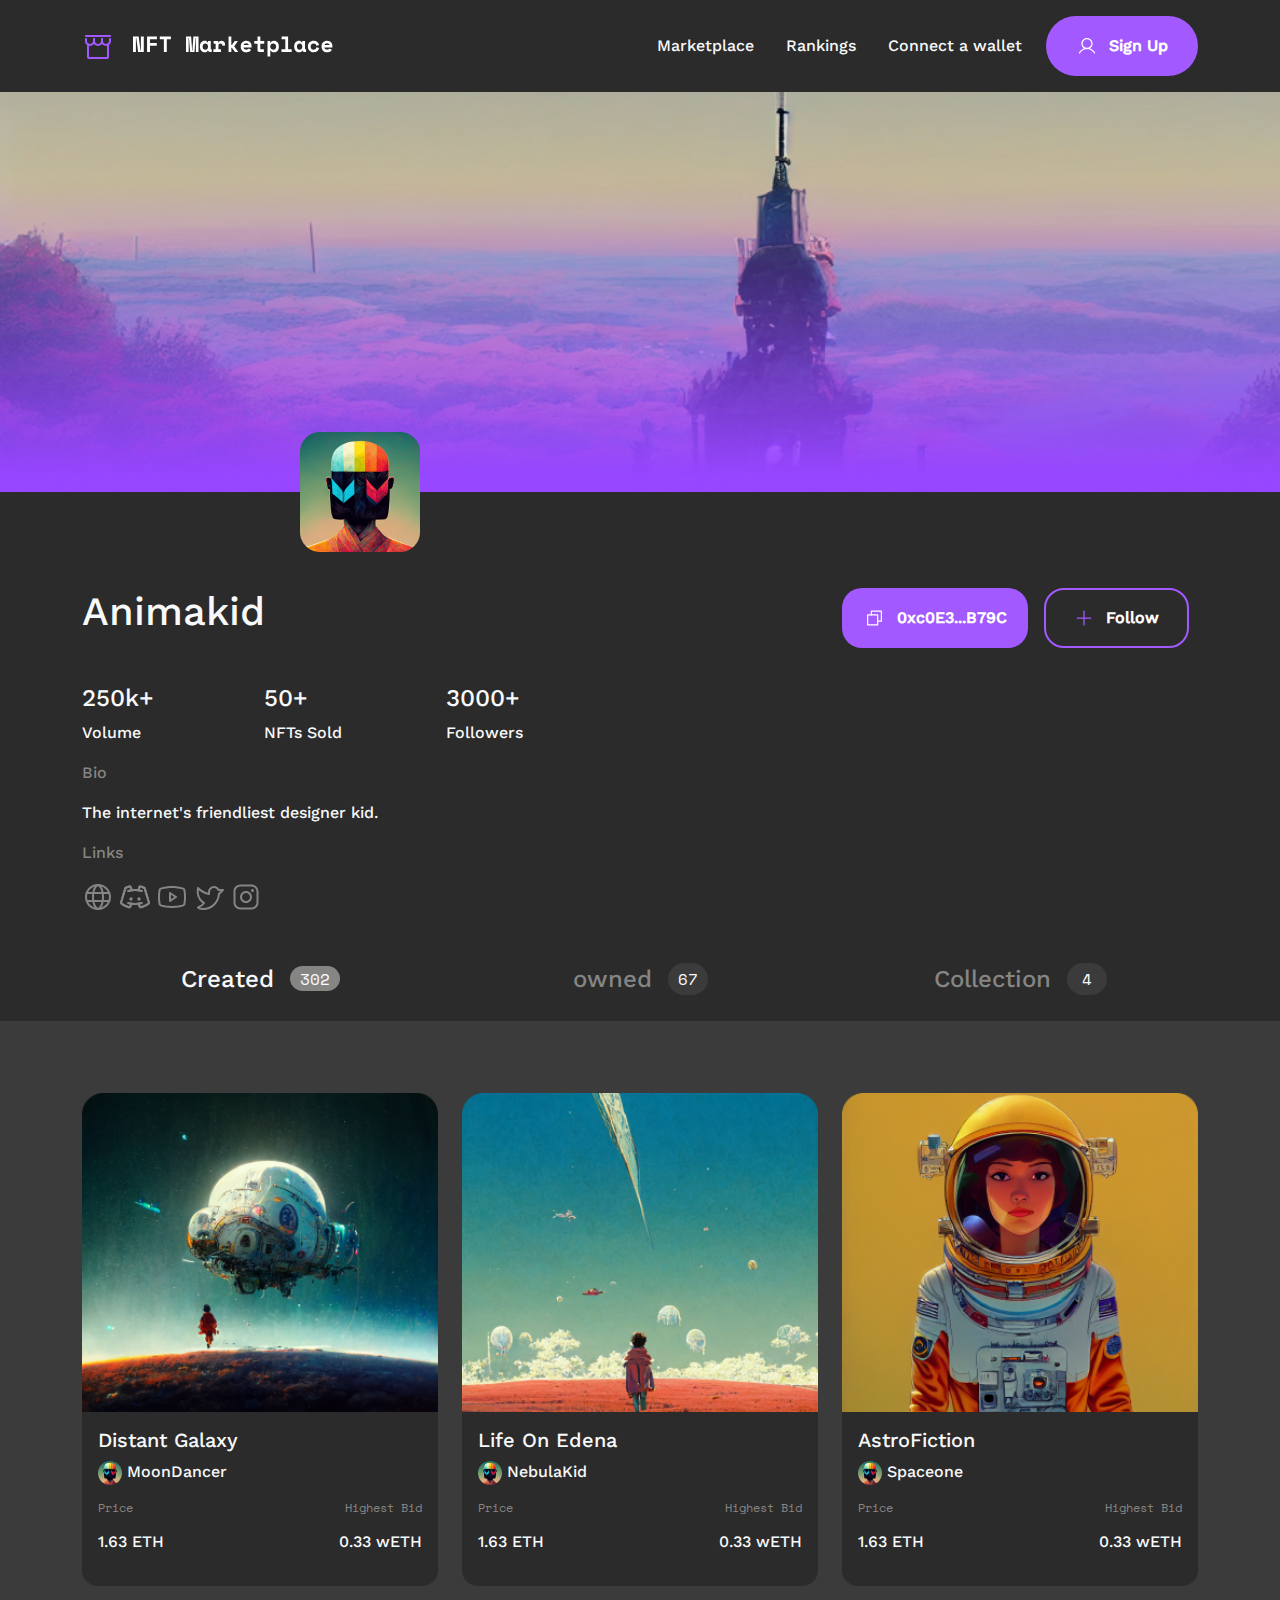
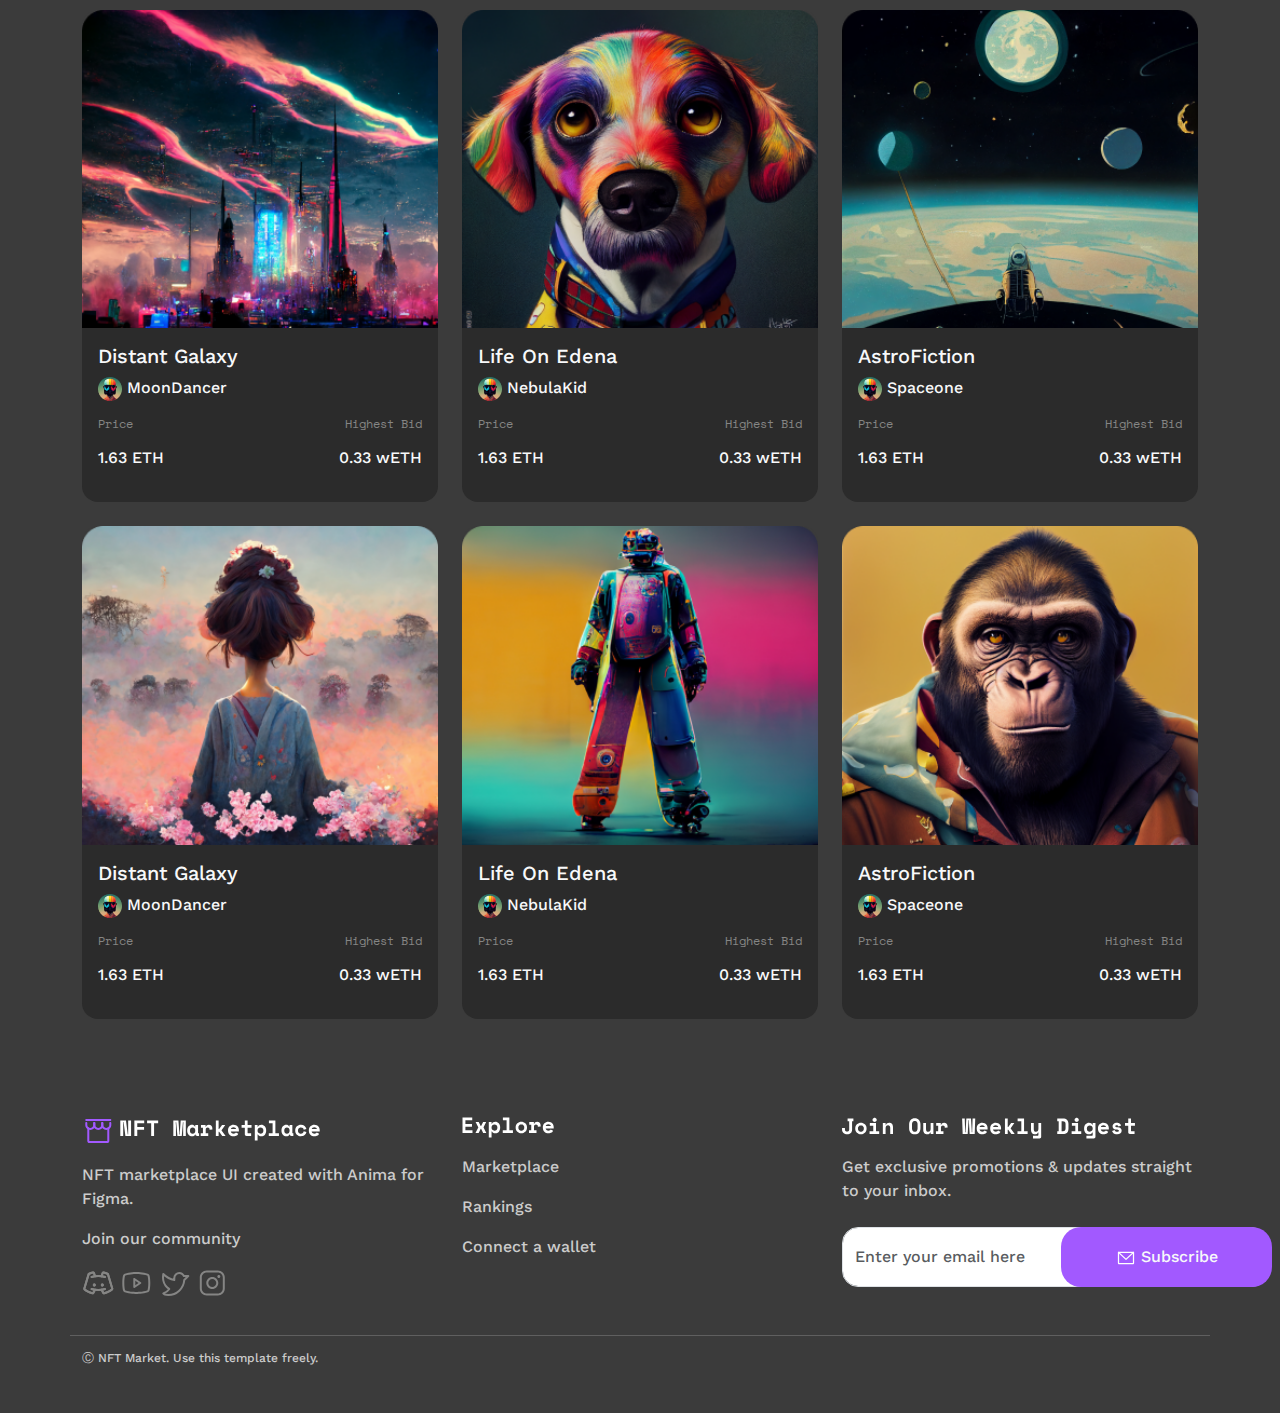
<file: index2.html>
<!DOCTYPE html>
<html lang="en">
<head>
    <meta charset="UTF-8">
    <meta name="viewport" content="width=device-width, initial-scale=1.0">
    <link href="https://cdn.jsdelivr.net/npm/bootstrap@5.3.0/dist/css/bootstrap.min.css" rel="stylesheet">
    <script src="https://cdn.jsdelivr.net/npm/bootstrap@5.3.0/dist/js/bootstrap.bundle.min.js"></script>
    <link rel="stylesheet" href="./css/style2.css">
    <title>Animakid </title>
</head>
<body>
  <!--Navigation-->
    <nav class="navbar navbar-expand-lg navbar-dark p-3">
        <div class="container">
            <a class="navbar-brand" href="index.html">
                <svg width="32" height="32" viewBox="0 0 32 32" fill="none" xmlns="http://www.w3.org/2000/svg">
                        <path fill-rule="evenodd" clip-rule="evenodd" d="M6 12.4502C6.55228 12.4502 7 12.8979 7 13.4502V26.0002H25V13.4502C25 12.8979 25.4477 12.4502 26 12.4502C26.5523 12.4502 27 12.8979 27 13.4502V26.0002C27 26.5306 26.7893 27.0393 26.4142 27.4144C26.0391 27.7895 25.5304 28.0002 25 28.0002H7C6.46957 28.0002 5.96086 27.7895 5.58579 27.4144C5.21071 27.0393 5 26.5306 5 26.0002V13.4502C5 12.8979 5.44772 12.4502 6 12.4502Z" fill="#A259FF"/>
                        <path fill-rule="evenodd" clip-rule="evenodd" d="M3 5C3 4.44772 3.44772 4 4 4H28C28.5523 4 29 4.44772 29 5C29 5.55228 28.5523 6 28 6H4C3.44772 6 3 5.55228 3 5Z" fill="#A259FF"/>
                        <path fill-rule="evenodd" clip-rule="evenodd" d="M4 7C4.55228 7 5 7.44772 5 8V10C5 10.7956 5.31607 11.5587 5.87868 12.1213C6.44129 12.6839 7.20435 13 8 13C8.79565 13 9.55871 12.6839 10.1213 12.1213C10.6839 11.5587 11 10.7956 11 10V8C11 7.44772 11.4477 7 12 7C12.5523 7 13 7.44772 13 8V10C13 11.3261 12.4732 12.5979 11.5355 13.5355C10.5979 14.4732 9.32608 15 8 15C6.67392 15 5.40215 14.4732 4.46447 13.5355C3.52678 12.5979 3 11.3261 3 10V8C3 7.44772 3.44772 7 4 7Z" fill="#A259FF"/>
                        <path fill-rule="evenodd" clip-rule="evenodd" d="M12 7C12.5523 7 13 7.44772 13 8V10C13 10.7956 13.3161 11.5587 13.8787 12.1213C14.4413 12.6839 15.2044 13 16 13C16.7956 13 17.5587 12.6839 18.1213 12.1213C18.6839 11.5587 19 10.7956 19 10V8C19 7.44772 19.4477 7 20 7C20.5523 7 21 7.44772 21 8V10C21 11.3261 20.4732 12.5979 19.5355 13.5355C18.5979 14.4732 17.3261 15 16 15C14.6739 15 13.4021 14.4732 12.4645 13.5355C11.5268 12.5979 11 11.3261 11 10V8C11 7.44772 11.4477 7 12 7Z" fill="#A259FF"/>
                        <path fill-rule="evenodd" clip-rule="evenodd" d="M20 7C20.5523 7 21 7.44772 21 8V10C21 10.7956 21.3161 11.5587 21.8787 12.1213C22.4413 12.6839 23.2044 13 24 13C24.7956 13 25.5587 12.6839 26.1213 12.1213C26.6839 11.5587 27 10.7956 27 10V8C27 7.44772 27.4477 7 28 7C28.5523 7 29 7.44772 29 8V10C29 11.3261 28.4732 12.5979 27.5355 13.5355C26.5979 14.4732 25.3261 15 24 15C22.6739 15 21.4021 14.4732 20.4645 13.5355C19.5268 12.5979 19 11.3261 19 10V8C19 7.44772 19.4477 7 20 7Z" fill="#A259FF"/>
                </svg>
                        
                <svg width="200" height="21" viewBox="0 0 200 21" fill="none" xmlns="http://www.w3.org/2000/svg">
                        <path d="M7.48 14.5476H7.876V0.599609H10.78V15.9996H5.104L3.3 2.05161H2.904V15.9996H0V0.599609H5.676L7.48 14.5476Z" fill="white"/>
                        <path d="M14.0647 0.599609H23.9207V3.37161H16.9687V6.89161H23.7887V9.66361H16.9687V15.9996H14.0647V0.599609Z" fill="white"/>
                        <path d="M26.7874 0.599609H37.8754V3.37161H33.7834V15.9996H30.8794V3.37161H26.7874V0.599609Z" fill="white"/>
                        <path d="M53.0248 0.599609H58.1288L59.0088 12.1716V14.4156H59.5368V12.1716L60.4168 0.599609H65.5208V15.9996H62.8808V5.70361L63.1448 2.18361H62.6168L61.4728 15.9996H57.1168L55.9288 2.18361H55.4008L55.6648 5.70361V15.9996H53.0248V0.599609Z" fill="white"/>
                        <path d="M74.7895 14.4156C74.4962 15.1049 74.0855 15.5963 73.5575 15.8896C73.0295 16.1683 72.4135 16.3076 71.7095 16.3076C71.0495 16.3076 70.4262 16.1829 69.8395 15.9336C69.2675 15.6843 68.7615 15.3176 68.3215 14.8336C67.8815 14.3496 67.5295 13.7629 67.2655 13.0736C67.0162 12.3843 66.8915 11.5996 66.8915 10.7196V10.3676C66.8915 9.50228 67.0162 8.72494 67.2655 8.03561C67.5148 7.34628 67.8522 6.75961 68.2775 6.27561C68.7028 5.79161 69.1942 5.42494 69.7515 5.17561C70.3235 4.91161 70.9322 4.77961 71.5775 4.77961C72.3549 4.77961 72.9782 4.91161 73.4475 5.17561C73.9315 5.43961 74.3129 5.85028 74.5915 6.40761H74.9875V5.08761H77.7595V12.6996C77.7595 13.1396 77.9575 13.3596 78.3535 13.3596H78.7715V15.9996H76.8795C76.3809 15.9996 75.9702 15.8529 75.6475 15.5596C75.3395 15.2663 75.1855 14.8849 75.1855 14.4156H74.7895ZM72.3255 13.6676C73.1322 13.6676 73.7775 13.4036 74.2615 12.8756C74.7455 12.3329 74.9875 11.5996 74.9875 10.6756V10.4116C74.9875 9.48761 74.7455 8.76161 74.2615 8.23361C73.7775 7.69094 73.1322 7.41961 72.3255 7.41961C71.5189 7.41961 70.8735 7.69094 70.3895 8.23361C69.9055 8.76161 69.6635 9.48761 69.6635 10.4116V10.6756C69.6635 11.5996 69.9055 12.3329 70.3895 12.8756C70.8735 13.4036 71.5189 13.6676 72.3255 13.6676Z" fill="white"/>
                        <path d="M80.6702 5.08761H85.2902V6.67161H85.6862C85.8915 6.07028 86.2362 5.60828 86.7202 5.28561C87.2189 4.94828 87.8129 4.77961 88.5022 4.77961C89.5876 4.77961 90.4602 5.12428 91.1202 5.81361C91.7802 6.48828 92.1102 7.52228 92.1102 8.91561V9.39961L89.2502 9.66361V9.35561C89.2502 8.75428 89.0962 8.27761 88.7882 7.92561C88.4802 7.55894 88.0182 7.37561 87.4022 7.37561C86.7862 7.37561 86.3022 7.58828 85.9502 8.01361C85.5982 8.43894 85.4222 9.04761 85.4222 9.83961V13.3596H87.9302V15.9996H80.4062V13.3596H82.6502V7.72761H80.6702V5.08761Z" fill="white"/>
                        <path d="M98.3209 9.09161H98.8489L101.753 5.08761H104.789V5.21961L101.269 10.2136V10.6096L105.141 15.8676V15.9996H101.973L98.8489 11.7316H98.3209V15.9996H95.5489V0.599609H98.3209V9.09161Z" fill="white"/>
                        <path d="M110.582 11.4456C110.596 11.7683 110.67 12.0689 110.802 12.3476C110.948 12.6116 111.139 12.8463 111.374 13.0516C111.623 13.2423 111.902 13.3963 112.21 13.5136C112.532 13.6163 112.87 13.6676 113.222 13.6676C113.911 13.6676 114.439 13.5503 114.806 13.3156C115.172 13.0663 115.436 12.7729 115.598 12.4356L117.974 13.7556C117.842 14.0343 117.658 14.3276 117.424 14.6356C117.189 14.9289 116.881 15.2003 116.5 15.4496C116.133 15.6989 115.678 15.9043 115.136 16.0656C114.608 16.2269 113.984 16.3076 113.266 16.3076C112.444 16.3076 111.696 16.1756 111.022 15.9116C110.347 15.6476 109.76 15.2663 109.262 14.7676C108.778 14.2689 108.396 13.6603 108.118 12.9416C107.854 12.2229 107.722 11.4089 107.722 10.4996V10.3676C107.722 9.53161 107.861 8.76894 108.14 8.07961C108.433 7.39028 108.829 6.80361 109.328 6.31961C109.826 5.83561 110.406 5.46161 111.066 5.19761C111.74 4.91894 112.459 4.77961 113.222 4.77961C114.16 4.77961 114.967 4.94828 115.642 5.28561C116.316 5.60828 116.874 6.02628 117.314 6.53961C117.754 7.03828 118.076 7.59561 118.282 8.21161C118.487 8.81294 118.59 9.39961 118.59 9.97161V11.4456H110.582ZM113.2 7.28761C112.496 7.28761 111.924 7.47094 111.484 7.83761C111.044 8.18961 110.758 8.60028 110.626 9.06961H115.774C115.686 8.55628 115.407 8.13094 114.938 7.79361C114.483 7.45628 113.904 7.28761 113.2 7.28761Z" fill="white"/>
                        <path d="M121.302 5.08761H124.536V0.599609H127.308V5.08761H131.246V7.72761H127.308V12.6996C127.308 13.1396 127.506 13.3596 127.902 13.3596H130.85V15.9996H126.23C125.732 15.9996 125.321 15.8383 124.998 15.5156C124.69 15.1929 124.536 14.7823 124.536 14.2836V7.72761H121.302V5.08761Z" fill="white"/>
                        <path d="M137.281 20.3996H134.509V5.08761H137.281V6.67161H137.677C137.97 6.07028 138.396 5.60828 138.953 5.28561C139.51 4.94828 140.222 4.77961 141.087 4.77961C141.732 4.77961 142.341 4.90428 142.913 5.15361C143.5 5.40294 144.006 5.76961 144.431 6.25361C144.871 6.72294 145.216 7.30228 145.465 7.99161C145.729 8.68094 145.861 9.46561 145.861 10.3456V10.7416C145.861 11.6363 145.736 12.4283 145.487 13.1176C145.238 13.8069 144.9 14.3936 144.475 14.8776C144.05 15.3469 143.544 15.7063 142.957 15.9556C142.385 16.1903 141.762 16.3076 141.087 16.3076C140.588 16.3076 140.156 16.2563 139.789 16.1536C139.422 16.0509 139.1 15.9116 138.821 15.7356C138.557 15.5596 138.33 15.3616 138.139 15.1416C137.963 14.9069 137.809 14.6649 137.677 14.4156H137.281V20.3996ZM140.185 13.6676C141.05 13.6676 141.747 13.4036 142.275 12.8756C142.818 12.3329 143.089 11.5996 143.089 10.6756V10.4116C143.089 9.48761 142.818 8.76161 142.275 8.23361C141.747 7.69094 141.05 7.41961 140.185 7.41961C139.32 7.41961 138.616 7.69828 138.073 8.25561C137.545 8.79828 137.281 9.51694 137.281 10.4116V10.6756C137.281 11.5703 137.545 12.2963 138.073 12.8536C138.616 13.3963 139.32 13.6676 140.185 13.6676Z" fill="white"/>
                        <path d="M148.486 13.3596H152.314V3.23961H148.618V0.599609H155.086V13.3596H158.65V15.9996H148.486V13.3596Z" fill="white"/>
                        <path d="M169.084 14.4156C168.791 15.1049 168.38 15.5963 167.852 15.8896C167.324 16.1683 166.708 16.3076 166.004 16.3076C165.344 16.3076 164.721 16.1829 164.134 15.9336C163.562 15.6843 163.056 15.3176 162.616 14.8336C162.176 14.3496 161.824 13.7629 161.56 13.0736C161.311 12.3843 161.186 11.5996 161.186 10.7196V10.3676C161.186 9.50228 161.311 8.72494 161.56 8.03561C161.81 7.34628 162.147 6.75961 162.572 6.27561C162.998 5.79161 163.489 5.42494 164.046 5.17561C164.618 4.91161 165.227 4.77961 165.872 4.77961C166.65 4.77961 167.273 4.91161 167.742 5.17561C168.226 5.43961 168.608 5.85028 168.886 6.40761H169.282V5.08761H172.054V12.6996C172.054 13.1396 172.252 13.3596 172.648 13.3596H173.066V15.9996H171.174C170.676 15.9996 170.265 15.8529 169.942 15.5596C169.634 15.2663 169.48 14.8849 169.48 14.4156H169.084ZM166.62 13.6676C167.427 13.6676 168.072 13.4036 168.556 12.8756C169.04 12.3329 169.282 11.5996 169.282 10.6756V10.4116C169.282 9.48761 169.04 8.76161 168.556 8.23361C168.072 7.69094 167.427 7.41961 166.62 7.41961C165.814 7.41961 165.168 7.69094 164.684 8.23361C164.2 8.76161 163.958 9.48761 163.958 10.4116V10.6756C163.958 11.5996 164.2 12.3329 164.684 12.8756C165.168 13.4036 165.814 13.6676 166.62 13.6676Z" fill="white"/>
                        <path d="M186.141 11.9956C185.892 13.2863 185.298 14.3276 184.359 15.1196C183.435 15.9116 182.196 16.3076 180.641 16.3076C179.834 16.3076 179.079 16.1829 178.375 15.9336C177.686 15.6843 177.084 15.3249 176.571 14.8556C176.058 14.3863 175.654 13.8069 175.361 13.1176C175.068 12.4283 174.921 11.6436 174.921 10.7636V10.4996C174.921 9.61961 175.068 8.82761 175.361 8.12361C175.654 7.41961 176.058 6.81828 176.571 6.31961C177.099 5.82094 177.708 5.43961 178.397 5.17561C179.101 4.91161 179.849 4.77961 180.641 4.77961C182.166 4.77961 183.398 5.17561 184.337 5.96761C185.29 6.75961 185.892 7.80094 186.141 9.09161L183.413 9.79561C183.325 9.15028 183.046 8.59295 182.577 8.12361C182.108 7.65428 181.448 7.41961 180.597 7.41961C180.201 7.41961 179.827 7.49294 179.475 7.63961C179.123 7.78628 178.815 7.99894 178.551 8.27761C178.287 8.54161 178.074 8.87161 177.913 9.26761C177.766 9.64894 177.693 10.0816 177.693 10.5656V10.6976C177.693 11.1816 177.766 11.6143 177.913 11.9956C178.074 12.3623 178.287 12.6703 178.551 12.9196C178.815 13.1689 179.123 13.3596 179.475 13.4916C179.827 13.6089 180.201 13.6676 180.597 13.6676C181.448 13.6676 182.093 13.4549 182.533 13.0296C182.988 12.6043 183.281 12.0323 183.413 11.3136L186.141 11.9956Z" fill="white"/>
                        <path d="M191.406 11.4456C191.421 11.7683 191.494 12.0689 191.626 12.3476C191.773 12.6116 191.963 12.8463 192.198 13.0516C192.447 13.2423 192.726 13.3963 193.034 13.5136C193.357 13.6163 193.694 13.6676 194.046 13.6676C194.735 13.6676 195.263 13.5503 195.63 13.3156C195.997 13.0663 196.261 12.7729 196.422 12.4356L198.798 13.7556C198.666 14.0343 198.483 14.3276 198.248 14.6356C198.013 14.9289 197.705 15.2003 197.324 15.4496C196.957 15.6989 196.503 15.9043 195.96 16.0656C195.432 16.2269 194.809 16.3076 194.09 16.3076C193.269 16.3076 192.521 16.1756 191.846 15.9116C191.171 15.6476 190.585 15.2663 190.086 14.7676C189.602 14.2689 189.221 13.6603 188.942 12.9416C188.678 12.2229 188.546 11.4089 188.546 10.4996V10.3676C188.546 9.53161 188.685 8.76894 188.964 8.07961C189.257 7.39028 189.653 6.80361 190.152 6.31961C190.651 5.83561 191.23 5.46161 191.89 5.19761C192.565 4.91894 193.283 4.77961 194.046 4.77961C194.985 4.77961 195.791 4.94828 196.466 5.28561C197.141 5.60828 197.698 6.02628 198.138 6.53961C198.578 7.03828 198.901 7.59561 199.106 8.21161C199.311 8.81294 199.414 9.39961 199.414 9.97161V11.4456H191.406ZM194.024 7.28761C193.32 7.28761 192.748 7.47094 192.308 7.83761C191.868 8.18961 191.582 8.60028 191.45 9.06961H196.598C196.51 8.55628 196.231 8.13094 195.762 7.79361C195.307 7.45628 194.728 7.28761 194.024 7.28761Z" fill="white"/>
                </svg>     
            </a>
            <button class="navbar-toggler" type="button" data-bs-toggle="collapse" data-bs-target="#navbarTogglerDemo03" aria-controls="navbarTogglerDemo03">
                <svg width="24" height="24" viewBox="0 0 24 24" fill="none" xmlns="http://www.w3.org/2000/svg">
                        <path fill-rule="evenodd" clip-rule="evenodd" d="M3 12C3 11.5858 3.33579 11.25 3.75 11.25H20.25C20.6642 11.25 21 11.5858 21 12C21 12.4142 20.6642 12.75 20.25 12.75H3.75C3.33579 12.75 3 12.4142 3 12Z" fill="white"/>
                        <path fill-rule="evenodd" clip-rule="evenodd" d="M3 6C3 5.58579 3.33579 5.25 3.75 5.25H15C15.4142 5.25 15.75 5.58579 15.75 6C15.75 6.41421 15.4142 6.75 15 6.75H3.75C3.33579 6.75 3 6.41421 3 6Z" fill="white"/>
                        <path fill-rule="evenodd" clip-rule="evenodd" d="M3 18C3 17.5858 3.33579 17.25 3.75 17.25H15C15.4142 17.25 15.75 17.5858 15.75 18C15.75 18.4142 15.4142 18.75 15 18.75H3.75C3.33579 18.75 3 18.4142 3 18Z" fill="white"/>
                </svg>   
            </button>

            <div class="collapse navbar-collapse" id="navbarTogglerDemo03" >
                <ul class="navbar-nav ms-auto d-flex align-items-center">
                <li class="nav-item me-3">
                        <a class="nav-link text-light " href="index5.html">Marketplace</a>
                </li>
                <li class="nav-item me-3">
                        <a class="nav-link text-light " href="index6.html">Rankings</a>
                </li>
                <li class="nav-item me-3">
                        <a class="nav-link text-light " href="index3.html">Connect a wallet</a>
                </li>
                <li class="nav-item">
                    <a class="sign-up rounded-5 d-flex align-items-center justify-content-center" href="index1.html">
                    <svg width="20" height="20" viewBox="0 0 20 20" fill="none" xmlns="http://www.w3.org/2000/svg">
                        <path  clip-rule="evenodd" d="M10 3.125C7.58375 3.125 5.625 5.08375 5.625 7.5C5.625 9.91625 7.58375 11.875 10 11.875C12.4162 11.875 14.375 9.91625 14.375 7.5C14.375 5.08375 12.4162 3.125 10 3.125ZM4.375 7.5C4.375 4.3934 6.8934 1.875 10 1.875C13.1066 1.875 15.625 4.3934 15.625 7.5C15.625 10.6066 13.1066 13.125 10 13.125C6.8934 13.125 4.375 10.6066 4.375 7.5Z" fill="white"/>
                        <path  clip-rule="evenodd" d="M9.99998 13.1245C8.57362 13.1245 7.17239 13.5 5.93716 14.2132C4.70193 14.9265 3.67622 15.9523 2.96315 17.1877C2.79059 17.4866 2.40836 17.5891 2.10941 17.4165C1.81046 17.2439 1.708 16.8617 1.88056 16.5628C2.70333 15.1374 3.88684 13.9537 5.31211 13.1307C6.73738 12.3078 8.35418 11.8745 9.99998 11.8745C11.6458 11.8745 13.2626 12.3078 14.6879 13.1307C16.1131 13.9537 17.2966 15.1374 18.1194 16.5628C18.292 16.8617 18.1895 17.2439 17.8906 17.4165C17.5916 17.5891 17.2094 17.4866 17.0368 17.1877C16.3237 15.9523 15.298 14.9265 14.0628 14.2132C12.8276 13.5 11.4263 13.1245 9.99998 13.1245Z" fill="white"/>
                    </svg>   
                    Sign Up
                    </a>
                </li>
                </ul>
            </div>
        </div>
    </nav>
  <!--End Navigation-->

  <!--Second Chapter-->
    <div class="container-fluid d-none d-md-block position-relative" id="Cover">
        <img src="./images/animakid2.png" class="position-absolute top-100 start-0 translate-middle-y anima">
    </div>

  <!--Mobile version-->
    <div class="container-fluid d-block d-md-none position-relative" id="clou">
        <img src="./images/animakid2.png" class="position-absolute top-100 start-0 translate-middle-y anima2">
    </div>
  <!--End of mobile version-->

  <!--End of Second Chapter-->

  <!--Third Chapter-->
    <div class="container mt-5">
        <div class="row">
            <div class="col-md-6 col-12">
                <div class="row">
                    <h1 class="text-light mt-5 mb-5">Animakid</h1>
                </div>

                <!--Mobile version of buttons-->
                <div class="container d-block d-md-none mb-5">
                    <div class="row gy-3">
                        <div class="col-md-6 col-12">
                            <a href="#" class="purple  d-flex align-items-center justify-content-center me-3">
                                <svg width="21" height="20" viewBox="0 0 21 20" fill="none" xmlns="http://www.w3.org/2000/svg">
                                    <path fill-rule="evenodd" clip-rule="evenodd" d="M6.75 3.125C6.75 2.77982 7.02982 2.5 7.375 2.5H17.375C17.7202 2.5 18 2.77982 18 3.125V13.125C18 13.4702 17.7202 13.75 17.375 13.75H13.625C13.2798 13.75 13 13.4702 13 13.125C13 12.7798 13.2798 12.5 13.625 12.5H16.75V3.75H8V6.875C8 7.22018 7.72018 7.5 7.375 7.5C7.02982 7.5 6.75 7.22018 6.75 6.875V3.125Z" fill="white"/>
                                    <path fill-rule="evenodd" clip-rule="evenodd" d="M3 6.875C3 6.52982 3.27982 6.25 3.625 6.25H13.625C13.9702 6.25 14.25 6.52982 14.25 6.875V16.875C14.25 17.2202 13.9702 17.5 13.625 17.5H3.625C3.27982 17.5 3 17.2202 3 16.875V6.875ZM4.25 7.5V16.25H13V7.5H4.25Z" fill="white"/>
                                </svg>
                                0xc0E3...B79C   
                            </a>
                        </div>
                        <div class="col-md-6 col-12">
                            <a href="#" class="black d-flex align-items-center justify-content-center ">
                                <svg width="20" height="20" viewBox="0 0 20 20" fill="none" xmlns="http://www.w3.org/2000/svg">
                                    <path fill-rule="evenodd" clip-rule="evenodd" d="M2.5 10C2.5 9.65482 2.77982 9.375 3.125 9.375H16.875C17.2202 9.375 17.5 9.65482 17.5 10C17.5 10.3452 17.2202 10.625 16.875 10.625H3.125C2.77982 10.625 2.5 10.3452 2.5 10Z" fill="#A259FF"/>
                                    <path fill-rule="evenodd" clip-rule="evenodd" d="M10 2.5C10.3452 2.5 10.625 2.77982 10.625 3.125V16.875C10.625 17.2202 10.3452 17.5 10 17.5C9.65482 17.5 9.375 17.2202 9.375 16.875V3.125C9.375 2.77982 9.65482 2.5 10 2.5Z" fill="#A259FF"/>
                                </svg>   
                                Follow
                            </a>
                        </div>      
                    </div>
                </div>
                <!--End of Mobile version of buttons-->

                <div class="row">
                    <div class="d-flex justify-content-between">
                        <div class="col-md-4">
                            <h4 class="text-light">250k+</h4>
                            <p class="text-light">Volume</p>
                        </div>
                        <div class="col-md-4">
                            <h4 class="text-light">50+</h4>
                            <p class="text-light">NFTs Sold</p>
                        </div>
                        <div class="col-md-4">
                            <h4 class="text-light">3000+</h4>
                            <p class="text-light">Followers</p>
                        </div>
                    </div>
                    
                </div>

                <div class="row">
                    <div class="col-12">
                        <p class="animap">Bio</p>
                        <p class="text-light">The internet's friendliest designer kid.</p>
                    </div>
                </div>

                <div class="row">
                    <div class="col-12">
                        <p class="animap">Links</p>
                        <svg width="32" height="32" viewBox="0 0 32 32" fill="none" xmlns="http://www.w3.org/2000/svg">
                            <path fill-rule="evenodd" clip-rule="evenodd" d="M16 5C9.92487 5 5 9.92487 5 16C5 22.0751 9.92487 27 16 27C22.0751 27 27 22.0751 27 16C27 9.92487 22.0751 5 16 5ZM3 16C3 8.8203 8.8203 3 16 3C23.1797 3 29 8.8203 29 16C29 23.1797 23.1797 29 16 29C8.8203 29 3 23.1797 3 16Z" fill="#858584"/>
                            <path fill-rule="evenodd" clip-rule="evenodd" d="M3.6875 12C3.6875 11.4477 4.13522 11 4.6875 11H27.3125C27.8648 11 28.3125 11.4477 28.3125 12C28.3125 12.5523 27.8648 13 27.3125 13H4.6875C4.13522 13 3.6875 12.5523 3.6875 12Z" fill="#858584"/>
                            <path fill-rule="evenodd" clip-rule="evenodd" d="M3.6875 20C3.6875 19.4477 4.13522 19 4.6875 19H27.3125C27.8648 19 28.3125 19.4477 28.3125 20C28.3125 20.5523 27.8648 21 27.3125 21H4.6875C4.13522 21 3.6875 20.5523 3.6875 20Z" fill="#858584"/>
                            <path fill-rule="evenodd" clip-rule="evenodd" d="M13.3837 8.13841C12.5439 10.0995 12 12.8783 12 16.0002C12 19.1221 12.5439 21.9009 13.3837 23.862C13.8044 24.8443 14.2797 25.5753 14.7565 26.0462C15.229 26.5129 15.6481 26.6752 16 26.6752C16.3519 26.6752 16.771 26.5129 17.2435 26.0462C17.7203 25.5753 18.1956 24.8443 18.6163 23.862C19.4561 21.9009 20 19.1221 20 16.0002C20 12.8783 19.4561 10.0995 18.6163 8.13841C18.1956 7.15609 17.7203 6.42507 17.2435 5.95417C16.771 5.4875 16.3519 5.3252 16 5.3252C15.6481 5.3252 15.229 5.4875 14.7565 5.95417C14.2797 6.42507 13.8044 7.15609 13.3837 8.13841ZM13.3511 4.53118C14.075 3.81627 14.9712 3.3252 16 3.3252C17.0288 3.3252 17.9251 3.81627 18.6489 4.53118C19.3685 5.24186 19.9707 6.2206 20.4548 7.35104C21.4246 9.61551 22 12.6741 22 16.0002C22 19.3263 21.4246 22.3849 20.4548 24.6493C19.9707 25.7798 19.3685 26.7585 18.6489 27.4692C17.925 28.1841 17.0288 28.6752 16 28.6752C14.9712 28.6752 14.075 28.1841 13.3511 27.4692C12.6315 26.7585 12.0293 25.7798 11.5452 24.6493C10.5754 22.3849 10 19.3263 10 16.0002C10 12.6741 10.5754 9.61551 11.5452 7.35104C12.0293 6.2206 12.6315 5.24186 13.3511 4.53118Z" fill="#858584"/>
                        </svg>
                        <svg width="32" height="32" viewBox="0 0 32 32" fill="none" xmlns="http://www.w3.org/2000/svg">
                                <path d="M12 19.5C12.8284 19.5 13.5 18.8284 13.5 18C13.5 17.1716 12.8284 16.5 12 16.5C11.1716 16.5 10.5 17.1716 10.5 18C10.5 18.8284 11.1716 19.5 12 19.5Z" fill="#858584"/>
                                <path d="M20 19.5C20.8284 19.5 21.5 18.8284 21.5 18C21.5 17.1716 20.8284 16.5 20 16.5C19.1716 16.5 18.5 17.1716 18.5 18C18.5 18.8284 19.1716 19.5 20 19.5Z" fill="#858584"/>
                                <path fill-rule="evenodd" clip-rule="evenodd" d="M15.9927 9.99959C13.8249 9.98356 11.6678 10.3055 9.59914 10.9539C9.07213 11.119 8.51101 10.8257 8.34584 10.2987C8.18067 9.77168 8.474 9.21056 9.00101 9.04539C11.2656 8.33563 13.6269 7.98281 16.0001 7.99959C18.3732 7.98281 20.7345 8.33563 22.9991 9.04539C23.5261 9.21056 23.8195 9.77168 23.6543 10.2987C23.4891 10.8257 22.928 11.119 22.401 10.9539C20.3323 10.3055 18.1753 9.98356 16.0075 9.99959H15.9927Z" fill="#858584"/>
                                <path fill-rule="evenodd" clip-rule="evenodd" d="M8.34584 21.701C8.51101 21.1739 9.07213 20.8806 9.59914 21.0458C11.6678 21.6941 13.8249 22.0161 15.9927 22.0001H16.0075C18.1753 22.0161 20.3323 21.6941 22.401 21.0458C22.928 20.8806 23.4891 21.1739 23.6543 21.701C23.8195 22.228 23.5261 22.7891 22.9991 22.9543C20.7345 23.664 18.3732 24.0168 16.0001 24C13.6269 24.0168 11.2656 23.664 9.00101 22.9543C8.474 22.7891 8.18067 22.228 8.34584 21.701Z" fill="#858584"/>
                                <path fill-rule="evenodd" clip-rule="evenodd" d="M20.2199 4.81121C20.6504 4.56852 21.1551 4.49267 21.6378 4.59812C22.9554 4.88366 24.2453 5.28424 25.4928 5.79524C25.7736 5.90352 26.0259 6.07496 26.2299 6.29638C26.4362 6.52018 26.5875 6.78885 26.672 7.08115L30.9079 21.2255C31.0183 21.594 31.0209 21.9865 30.9152 22.3563C30.8095 22.7262 30.6 23.0581 30.3116 23.3126L30.3064 23.3171C28.2389 25.1161 25.4376 26.4777 22.2556 27.2577C21.8136 27.3703 21.3462 27.3265 20.9327 27.1336C20.521 26.9414 20.1882 26.6132 19.9903 26.2044L18.482 23.2129C18.2334 22.7197 18.4316 22.1184 18.9248 21.8698C19.4179 21.6211 20.0193 21.8194 20.2679 22.3125L21.7804 25.3125L21.7815 25.3147C24.7194 24.5943 27.2136 23.3571 28.9936 21.8083L29.65 22.5627L28.9884 21.8128C28.9902 21.8113 28.9915 21.8092 28.9921 21.8069C28.9928 21.8046 28.9928 21.8022 28.9921 21.7999L24.756 7.65465C24.7525 7.65325 24.7489 7.65182 24.7454 7.65037C23.6025 7.18149 22.4206 6.81412 21.2132 6.55253L21.211 6.55205C21.208 6.55139 21.2049 6.55186 21.2022 6.55337C21.1998 6.55473 21.1979 6.55684 21.1969 6.55937L20.212 9.53905C20.0386 10.0634 19.473 10.348 18.9486 10.1747C18.4243 10.0013 18.1397 9.43574 18.313 8.91136L19.3034 5.91516C19.4629 5.44707 19.7892 5.0541 20.2199 4.81121Z" fill="#858584"/>
                                <path fill-rule="evenodd" clip-rule="evenodd" d="M10.7977 6.55337C10.795 6.55186 10.7919 6.55139 10.7889 6.55205L10.7867 6.55252C9.57939 6.81412 8.39743 7.18148 7.25453 7.65037C7.251 7.65182 7.24746 7.65324 7.24392 7.65465L3.00794 21.7996C3.00725 21.8019 3.00715 21.8046 3.00781 21.8069C3.0084 21.809 3.00951 21.8108 3.01103 21.8123C4.79072 23.3593 7.28311 24.5949 10.2185 25.3147L10.2195 25.3125L11.732 22.3125C11.9807 21.8194 12.582 21.6211 13.0752 21.8698C13.5683 22.1184 13.7665 22.7197 13.5179 23.2129L12.0097 26.2045C11.8118 26.6132 11.479 26.9414 11.0672 27.1336C10.6537 27.3265 10.1863 27.3703 9.74432 27.2577C6.56239 26.4777 3.76102 25.1161 1.69355 23.3171L1.68837 23.3126C1.3999 23.0581 1.19044 22.7262 1.08476 22.3563C0.979102 21.9865 0.981619 21.5942 1.092 21.2258C1.09198 21.2259 1.09203 21.2257 1.092 21.2258L5.3279 7.08117C5.41243 6.78887 5.56377 6.52019 5.77003 6.29638C5.97408 6.07496 6.2263 5.90352 6.50711 5.79524C7.75497 5.28409 9.04529 4.88344 10.3632 4.59788C10.8456 4.49279 11.3499 4.5687 11.78 4.81121C12.2108 5.05409 12.537 5.44708 12.6965 5.91518L12.6995 5.92385L13.6869 8.91136C13.8603 9.43574 13.5757 10.0013 13.0513 10.1747C12.5269 10.348 11.9613 10.0634 11.788 9.53905L10.8031 6.55937C10.802 6.55684 10.8001 6.55473 10.7977 6.55337Z" fill="#858584"/>
                                <path d="M12 19.5C12.8284 19.5 13.5 18.8284 13.5 18C13.5 17.1716 12.8284 16.5 12 16.5C11.1716 16.5 10.5 17.1716 10.5 18C10.5 18.8284 11.1716 19.5 12 19.5Z" fill="#858584"/>
                                <path d="M20 19.5C20.8284 19.5 21.5 18.8284 21.5 18C21.5 17.1716 20.8284 16.5 20 16.5C19.1716 16.5 18.5 17.1716 18.5 18C18.5 18.8284 19.1716 19.5 20 19.5Z" fill="#858584"/>
                                <path fill-rule="evenodd" clip-rule="evenodd" d="M15.9927 9.99959C13.8249 9.98356 11.6678 10.3055 9.59914 10.9539C9.07213 11.119 8.51101 10.8257 8.34584 10.2987C8.18067 9.77168 8.474 9.21056 9.00101 9.04539C11.2656 8.33563 13.6269 7.98281 16.0001 7.99959C18.3732 7.98281 20.7345 8.33563 22.9991 9.04539C23.5261 9.21056 23.8195 9.77168 23.6543 10.2987C23.4891 10.8257 22.928 11.119 22.401 10.9539C20.3323 10.3055 18.1753 9.98356 16.0075 9.99959H15.9927Z" fill="#858584"/>
                                <path fill-rule="evenodd" clip-rule="evenodd" d="M8.34584 21.701C8.51101 21.1739 9.07213 20.8806 9.59914 21.0458C11.6678 21.6941 13.8249 22.0161 15.9927 22.0001H16.0075C18.1753 22.0161 20.3323 21.6941 22.401 21.0458C22.928 20.8806 23.4891 21.1739 23.6543 21.701C23.8195 22.228 23.5261 22.7891 22.9991 22.9543C20.7345 23.664 18.3732 24.0168 16.0001 24C13.6269 24.0168 11.2656 23.664 9.00101 22.9543C8.474 22.7891 8.18067 22.228 8.34584 21.701Z" fill="#858584"/>
                                <path fill-rule="evenodd" clip-rule="evenodd" d="M20.2199 4.81121C20.6504 4.56852 21.1551 4.49267 21.6378 4.59812C22.9554 4.88366 24.2453 5.28424 25.4928 5.79524C25.7736 5.90352 26.0259 6.07496 26.2299 6.29638C26.4362 6.52018 26.5875 6.78885 26.672 7.08115L30.9079 21.2255C31.0183 21.594 31.0209 21.9865 30.9152 22.3563C30.8095 22.7262 30.6 23.0581 30.3116 23.3126L30.3064 23.3171C28.2389 25.1161 25.4376 26.4777 22.2556 27.2577C21.8136 27.3703 21.3462 27.3265 20.9327 27.1336C20.521 26.9414 20.1882 26.6132 19.9903 26.2044L18.482 23.2129C18.2334 22.7197 18.4316 22.1184 18.9248 21.8698C19.4179 21.6211 20.0193 21.8194 20.2679 22.3125L21.7804 25.3125L21.7815 25.3147C24.7194 24.5943 27.2136 23.3571 28.9936 21.8083L29.65 22.5627L28.9884 21.8128C28.9902 21.8113 28.9915 21.8092 28.9921 21.8069C28.9928 21.8046 28.9928 21.8022 28.9921 21.7999L24.756 7.65465C24.7525 7.65325 24.7489 7.65182 24.7454 7.65037C23.6025 7.18149 22.4206 6.81412 21.2132 6.55253L21.211 6.55205C21.208 6.55139 21.2049 6.55186 21.2022 6.55337C21.1998 6.55473 21.1979 6.55684 21.1969 6.55937L20.212 9.53905C20.0386 10.0634 19.473 10.348 18.9486 10.1747C18.4243 10.0013 18.1397 9.43574 18.313 8.91136L19.3034 5.91516C19.4629 5.44707 19.7892 5.0541 20.2199 4.81121Z" fill="#858584"/>
                                <path fill-rule="evenodd" clip-rule="evenodd" d="M10.7977 6.55337C10.795 6.55186 10.7919 6.55139 10.7889 6.55205L10.7867 6.55252C9.57939 6.81412 8.39743 7.18148 7.25453 7.65037C7.251 7.65182 7.24746 7.65324 7.24392 7.65465L3.00794 21.7996C3.00725 21.8019 3.00715 21.8046 3.00781 21.8069C3.0084 21.809 3.00951 21.8108 3.01103 21.8123C4.79072 23.3593 7.28311 24.5949 10.2185 25.3147L10.2195 25.3125L11.732 22.3125C11.9807 21.8194 12.582 21.6211 13.0752 21.8698C13.5683 22.1184 13.7665 22.7197 13.5179 23.2129L12.0097 26.2045C11.8118 26.6132 11.479 26.9414 11.0672 27.1336C10.6537 27.3265 10.1863 27.3703 9.74432 27.2577C6.56239 26.4777 3.76102 25.1161 1.69355 23.3171L1.68837 23.3126C1.3999 23.0581 1.19044 22.7262 1.08476 22.3563C0.979102 21.9865 0.981619 21.5942 1.092 21.2258C1.09198 21.2259 1.09203 21.2257 1.092 21.2258L5.3279 7.08117C5.41243 6.78887 5.56377 6.52019 5.77003 6.29638C5.97408 6.07496 6.2263 5.90352 6.50711 5.79524C7.75497 5.28409 9.04529 4.88344 10.3632 4.59788C10.8456 4.49279 11.3499 4.5687 11.78 4.81121C12.2108 5.05409 12.537 5.44708 12.6965 5.91518L12.6995 5.92385L13.6869 8.91136C13.8603 9.43574 13.5757 10.0013 13.0513 10.1747C12.5269 10.348 11.9613 10.0634 11.788 9.53905L10.8031 6.55937C10.802 6.55684 10.8001 6.55473 10.7977 6.55337Z" fill="#858584"/>
                        </svg>
                        <svg width="32" height="32" viewBox="0 0 32 32" fill="none" xmlns="http://www.w3.org/2000/svg">
                            <path fill-rule="evenodd" clip-rule="evenodd" d="M13.5281 11.1183C13.8533 10.9443 14.2478 10.9634 14.5547 11.168L20.5547 15.168C20.8329 15.3534 21 15.6656 21 16C21 16.3344 20.8329 16.6466 20.5547 16.8321L14.5547 20.8321C14.2478 21.0366 13.8533 21.0557 13.5281 20.8817C13.203 20.7077 13 20.3688 13 20V12C13 11.6312 13.203 11.2923 13.5281 11.1183ZM15 13.8685V18.1315L18.1972 16L15 13.8685Z" fill="#858584"/>
                            <path fill-rule="evenodd" clip-rule="evenodd" d="M15.9985 5.04985L15.9816 5.0498L15.9188 5.04983C15.8643 5.04996 15.785 5.05035 15.6831 5.05143C15.4794 5.05359 15.1856 5.0585 14.8206 5.06945C14.0912 5.09135 13.0746 5.13749 11.9237 5.23466C9.64733 5.42685 6.74928 5.82571 4.51808 6.67823L4.50338 6.68398C4.06511 6.85941 3.6742 7.13539 3.36218 7.48966C3.05016 7.84393 2.82577 8.26657 2.70711 8.7235L2.70614 8.72726C2.39473 9.94582 2 12.2055 2 15.9999C2 19.7942 2.39473 22.0539 2.70614 23.2725L2.70711 23.2762C2.82577 23.7332 3.05016 24.1558 3.36218 24.5101C3.6742 24.8643 4.06511 25.1403 4.50338 25.3157L4.51808 25.3215C6.74928 26.174 9.64733 26.5729 11.9237 26.7651C13.0746 26.8622 14.0912 26.9084 14.8206 26.9303C15.1856 26.9412 15.4794 26.9461 15.6831 26.9483C15.785 26.9494 15.8643 26.9498 15.9188 26.9499L15.9816 26.9499L15.9985 26.9499H16.0015L16.0184 26.9499L16.0812 26.9499C16.1357 26.9498 16.215 26.9494 16.3169 26.9483C16.5206 26.9461 16.8144 26.9412 17.1794 26.9303C17.9088 26.9084 18.9254 26.8622 20.0763 26.7651C22.3527 26.5729 25.2507 26.174 27.4819 25.3215L27.4966 25.3157C27.9349 25.1403 28.3258 24.8643 28.6378 24.5101C28.9498 24.1558 29.1742 23.7332 29.2929 23.2762L29.2939 23.2725C29.6053 22.0539 30 19.7942 30 15.9999C30 12.2055 29.6053 9.94582 29.2939 8.72726L29.2929 8.7235C29.1742 8.26657 28.9498 7.84393 28.6378 7.48966C28.3258 7.13539 27.9349 6.85941 27.4966 6.68398L27.4819 6.67823C25.2507 5.82571 22.3527 5.42685 20.0763 5.23466C18.9254 5.13749 17.9088 5.09135 17.1794 5.06945C16.8144 5.0585 16.5206 5.05359 16.3169 5.05143C16.215 5.05035 16.1357 5.04996 16.0812 5.04983L16.0184 5.0498L16.0015 5.04985H15.9985ZM15.9947 24.9499L16.0054 24.9498L16.0086 24.9499L16.0217 24.9499L16.0767 24.9499C16.1259 24.9498 16.1996 24.9494 16.2957 24.9484C16.4877 24.9464 16.7686 24.9417 17.1194 24.9312C17.8216 24.9101 18.8011 24.8656 19.9081 24.7722C22.1441 24.5834 24.8041 24.2018 26.7596 23.4565C26.9044 23.3974 27.0336 23.3056 27.1369 23.1882C27.2414 23.0695 27.3167 22.928 27.3567 22.7751C27.6203 21.7429 28 19.6529 28 15.9999C28 12.3468 27.6203 10.2568 27.3567 9.22464C27.3167 9.07168 27.2414 8.9302 27.1369 8.81154C27.0336 8.69415 26.9044 8.60233 26.7596 8.54326C24.8041 7.79791 22.1441 7.41635 19.9081 7.22757C18.8011 7.13411 17.8216 7.08963 17.1194 7.06855C16.7686 7.05802 16.4877 7.05336 16.2957 7.05132C16.1996 7.0503 16.1259 7.04994 16.0767 7.04983L16.0217 7.0498L16.0086 7.04983L16.0058 7.04985L15.9946 7.04991L15.9914 7.04983L15.9783 7.0498L15.9233 7.04983C15.8741 7.04994 15.8004 7.0503 15.7043 7.05132C15.5123 7.05336 15.2314 7.05802 14.8806 7.06855C14.1784 7.08963 13.1989 7.13411 12.0919 7.22757C9.8559 7.41635 7.1959 7.79791 5.24039 8.54327C5.09561 8.60234 4.96645 8.69415 4.86306 8.81154C4.75855 8.9302 4.6833 9.07168 4.64331 9.22464C4.37974 10.2569 4 12.3468 4 15.9999C4 19.6529 4.37973 21.7429 4.6433 22.7751C4.68329 22.928 4.75855 23.0695 4.86306 23.1882C4.96645 23.3056 5.09561 23.3974 5.24038 23.4565C7.1959 24.2018 9.8559 24.5834 12.0919 24.7722C13.1989 24.8656 14.1784 24.9101 14.8806 24.9312C15.2314 24.9417 15.5123 24.9464 15.7043 24.9484C15.8004 24.9494 15.8741 24.9498 15.9233 24.9499L15.9783 24.9499L15.9914 24.9499L15.9947 24.9499Z" fill="#858584"/>
                        </svg>
                        <svg width="32" height="32" viewBox="0 0 32 32" fill="none" xmlns="http://www.w3.org/2000/svg">
                            <path d="M15.9999 11.0005C15.9999 8.25045 18.3124 5.96295 21.0624 6.00045C22.0255 6.01157 22.9649 6.3006 23.7676 6.8328C24.5703 7.365 25.2023 8.11771 25.5874 9.00045H29.9999L25.9624 13.038C25.7019 17.0937 23.9065 20.8979 20.9414 23.6773C17.9763 26.4566 14.064 28.0025 9.99994 28.0005C5.99994 28.0005 4.99994 26.5005 4.99994 26.5005C4.99994 26.5005 8.99994 25.0005 10.9999 22.0005C10.9999 22.0005 2.99994 18.0005 4.99994 7.00045C4.99994 7.00045 9.99994 12.0005 15.9999 13.0005V11.0005Z" stroke="#858584" stroke-width="2" stroke-linecap="round" stroke-linejoin="round"/>
                        </svg>
                        <svg width="32" height="32" viewBox="0 0 32 32" fill="none" xmlns="http://www.w3.org/2000/svg">
                            <path fill-rule="evenodd" clip-rule="evenodd" d="M16 12C13.7909 12 12 13.7909 12 16C12 18.2091 13.7909 20 16 20C18.2091 20 20 18.2091 20 16C20 13.7909 18.2091 12 16 12ZM10 16C10 12.6863 12.6863 10 16 10C19.3137 10 22 12.6863 22 16C22 19.3137 19.3137 22 16 22C12.6863 22 10 19.3137 10 16Z" fill="#858584"/>
                            <path fill-rule="evenodd" clip-rule="evenodd" d="M10.5 5.5C7.73858 5.5 5.5 7.73858 5.5 10.5V21.5C5.5 24.2614 7.73858 26.5 10.5 26.5H21.5C24.2614 26.5 26.5 24.2614 26.5 21.5V10.5C26.5 7.73858 24.2614 5.5 21.5 5.5H10.5ZM3.5 10.5C3.5 6.63401 6.63401 3.5 10.5 3.5H21.5C25.366 3.5 28.5 6.63401 28.5 10.5V21.5C28.5 25.366 25.366 28.5 21.5 28.5H10.5C6.63401 28.5 3.5 25.366 3.5 21.5V10.5Z" fill="#858584"/>
                            <path d="M22.5 11C23.3284 11 24 10.3284 24 9.5C24 8.67157 23.3284 8 22.5 8C21.6716 8 21 8.67157 21 9.5C21 10.3284 21.6716 11 22.5 11Z" fill="#858584"/>
                        </svg>
                    </div>
                </div>
            </div>

            <div class="col-md-6 col-12 d-none d-md-block mt-5">
                <div class="row">
                    <div class="col-md-4 col-12">
                    
                    </div>
                    <div class="col-md-8 col-12 d-flex ">
                        <a href="#" class="purple  d-flex align-items-center justify-content-center me-3">
                            <svg width="21" height="20" viewBox="0 0 21 20" fill="none" xmlns="http://www.w3.org/2000/svg">
                                <path fill-rule="evenodd" clip-rule="evenodd" d="M6.75 3.125C6.75 2.77982 7.02982 2.5 7.375 2.5H17.375C17.7202 2.5 18 2.77982 18 3.125V13.125C18 13.4702 17.7202 13.75 17.375 13.75H13.625C13.2798 13.75 13 13.4702 13 13.125C13 12.7798 13.2798 12.5 13.625 12.5H16.75V3.75H8V6.875C8 7.22018 7.72018 7.5 7.375 7.5C7.02982 7.5 6.75 7.22018 6.75 6.875V3.125Z" fill="white"/>
                                <path fill-rule="evenodd" clip-rule="evenodd" d="M3 6.875C3 6.52982 3.27982 6.25 3.625 6.25H13.625C13.9702 6.25 14.25 6.52982 14.25 6.875V16.875C14.25 17.2202 13.9702 17.5 13.625 17.5H3.625C3.27982 17.5 3 17.2202 3 16.875V6.875ZM4.25 7.5V16.25H13V7.5H4.25Z" fill="white"/>
                            </svg>
                            0xc0E3...B79C   
                        </a>
                        <a href="#" class="black d-flex align-items-center justify-content-center ">
                            <svg width="20" height="20" viewBox="0 0 20 20" fill="none" xmlns="http://www.w3.org/2000/svg">
                                <path fill-rule="evenodd" clip-rule="evenodd" d="M2.5 10C2.5 9.65482 2.77982 9.375 3.125 9.375H16.875C17.2202 9.375 17.5 9.65482 17.5 10C17.5 10.3452 17.2202 10.625 16.875 10.625H3.125C2.77982 10.625 2.5 10.3452 2.5 10Z" fill="#A259FF"/>
                                <path fill-rule="evenodd" clip-rule="evenodd" d="M10 2.5C10.3452 2.5 10.625 2.77982 10.625 3.125V16.875C10.625 17.2202 10.3452 17.5 10 17.5C9.65482 17.5 9.375 17.2202 9.375 16.875V3.125C9.375 2.77982 9.65482 2.5 10 2.5Z" fill="#A259FF"/>
                            </svg>   
                            Follow
                        </a>
                    </div>      
                </div>
                
            </div>
        </div>
    </div>
  <!--End of Third Chapter-->

  <!--Fourth line-chapter-->
    <div class="container mt-5 d-none d-md-block">
        <div class="row mb-4">
            <div class="col-md-4 d-flex justify-content-center align-items-center">
                <div class="text-light fs-4 pe-3">Created</div>
                <div class="number d-flex justify-content-center align-items-center text-light">302</div>
            </div>
            <div class="col-md-4 d-flex justify-content-center align-items-center">
                <div class="owned fs-4 pe-3">owned</div>
                <div class="number2 d-flex justify-content-center align-items-center text-light">67</div>
            </div>
            <div class="col-md-4 d-flex justify-content-center align-items-center">
                <div class="owned fs-4 pe-3">Collection</div>
                <div class="number2 d-flex justify-content-center align-items-center text-light">4</div>
            </div>
        </div>
    </div>

<!--Mob version Fourth line-chapter-->
    <div class="container mt-5 d-block d-md-none">
        <div class="row mb-4">
            <div class="col-md-12 d-flex justify-content-around">
                <div class="text-light fs-4 pe-3">Created</div>
                <div class="owned fs-4 pe-3">owned</div>
                <div class="owned fs-4 pe-3">Collection</div>
            </div>
        </div>
    </div>
  <!--End of Mob version Fourth line-chapter-->
  <!--End of Fourth line-chapter-->

  <!--Fifth chapter-->
    <div class="container-fluid p-5 fifth">
        <div class="container ">
            <div class="row mt-4">
                <div class="col-md-4">
                    <div class="card rounded-4 rounded-bottom-4">
                        <img src="./images/distant.png" class="card-img-top" alt="...">
                        <div class="card-body browse rounded-bottom-4">
                            <div class="col-12">
                                <h5 class="card-title text-light">Distant Galaxy</h5>
                                <img src="./images/animakidsmall.png">
                                <span class="card-text text-light">MoonDancer</span>
                            </div>
                            <div class="row mt-3">
                                <div class="col-6">
                                    <p class="text-start">Price</p>
                                    <p class="text-light text-start">1.63 ETH</p>
                                </div>
                                <div class="col-6">
                                    <p class="text-end">Highest Bid</p>
                                    <p class="text-light text-end">0.33 wETH</p>
                                </div>
                            </div>
                        </div>
                    </div>
                </div>
                <div class="col-md-4 ">
                    <div class="card rounded-4 rounded-bottom-4">
                        <img src="./images/life.png" class="card-img-top" alt="...">
                        <div class="card-body browse rounded-bottom-4">
                            <div class="col-12">
                                <h5 class="card-title text-light">Life On Edena</h5>
                                <img src="./images/animakidsmall.png">
                                <span class="card-text text-light">NebulaKid</span>
                            </div>
                            <div class="row mt-3">
                                <div class="col-6">
                                    <p class="text-start">Price</p>
                                    <p class="text-light text-start">1.63 ETH</p>
                                </div>
                                <div class="col-6">
                                    <p class="text-end">Highest Bid</p>
                                    <p class="text-light text-end">0.33 wETH</p>
                                </div>
                            </div>
                        </div>
                    </div>
                </div>
                <div class="col-md-4  ">
                    <div class="card rounded-4 rounded-bottom-4">
                        <img src="./images/astro.png" class="card-img-top" alt="...">
                        <div class="card-body browse rounded-bottom-4">
                            <div class="col-12">
                                <h5 class="card-title text-light">AstroFiction</h5>
                                <img src="./images/animakidsmall.png">
                                <span class="card-text text-light">Spaceone</span>
                            </div>
                            <div class="row mt-3">
                                <div class="col-6">
                                    <p class="text-start">Price</p>
                                    <p class="text-light text-start">1.63 ETH</p>
                                </div>
                                <div class="col-6">
                                    <p class="text-end">Highest Bid</p>
                                    <p class="text-light text-end">0.33 wETH</p>
                                </div>
                            </div>
                        </div>
                    </div>
                </div>
            </div>

            <div class="row mt-4">
                <div class="col-md-4 d-none d-md-block">
                    <div class="card rounded-4 rounded-bottom-4">
                        <img src="./images/crypthocity.png" class="card-img-top" alt="...">
                        <div class="card-body browse rounded-bottom-4">
                            <div class="col-12">
                                <h5 class="card-title text-light">Distant Galaxy</h5>
                                <img src="./images/animakidsmall.png">
                                <span class="card-text text-light">MoonDancer</span>
                            </div>
                            <div class="row mt-3">
                                <div class="col-6">
                                    <p class="text-start">Price</p>
                                    <p class="text-light text-start">1.63 ETH</p>
                                </div>
                                <div class="col-6">
                                    <p class="text-end">Highest Bid</p>
                                    <p class="text-light text-end">0.33 wETH</p>
                                </div>
                            </div>
                        </div>
                    </div>
                </div>
                <div class="col-md-4 d-none d-md-block">
                    <div class="card rounded-4 rounded-bottom-4">
                        <img src="./images/colorfuldog.png" class="card-img-top" alt="...">
                        <div class="card-body browse rounded-bottom-4">
                            <div class="col-12">
                                <h5 class="card-title text-light">Life On Edena</h5>
                                <img src="./images/animakidsmall.png">
                                <span class="card-text text-light">NebulaKid</span>
                            </div>
                            <div class="row mt-3">
                                <div class="col-6">
                                    <p class="text-start">Price</p>
                                    <p class="text-light text-start">1.63 ETH</p>
                                </div>
                                <div class="col-6">
                                    <p class="text-end">Highest Bid</p>
                                    <p class="text-light text-end">0.33 wETH</p>
                                </div>
                            </div>
                        </div>
                    </div>
                </div>
                <div class="col-md-4 d-none d-md-block ">
                    <div class="card rounded-4 rounded-bottom-4">
                        <img src="./images/Spacetales.png" class="card-img-top" alt="...">
                        <div class="card-body browse rounded-bottom-4">
                            <div class="col-12">
                                <h5 class="card-title text-light">AstroFiction</h5>
                                <img src="./images/animakidsmall.png">
                                <span class="card-text text-light">Spaceone</span>
                            </div>
                            <div class="row mt-3">
                                <div class="col-6">
                                    <p class="text-start">Price</p>
                                    <p class="text-light text-start">1.63 ETH</p>
                                </div>
                                <div class="col-6">
                                    <p class="text-end">Highest Bid</p>
                                    <p class="text-light text-end">0.33 wETH</p>
                                </div>
                            </div>
                        </div>
                    </div>
                </div>
            </div>

            <div class="row mt-4 ">
                <div class="col-md-4 d-none d-md-block">
                    <div class="card rounded-4 rounded-bottom-4">
                        <img src="./images/blossom.png" class="card-img-top" alt="...">
                        <div class="card-body browse rounded-bottom-4">
                            <div class="col-12">
                                <h5 class="card-title text-light">Distant Galaxy</h5>
                                <img src="./images/animakidsmall.png">
                                <span class="card-text text-light">MoonDancer</span>
                            </div>
                            <div class="row mt-3">
                                <div class="col-6">
                                    <p class="text-start">Price</p>
                                    <p class="text-light text-start">1.63 ETH</p>
                                </div>
                                <div class="col-6">
                                    <p class="text-end">Highest Bid</p>
                                    <p class="text-light text-end">0.33 wETH</p>
                                </div>
                            </div>
                        </div>
                    </div>
                </div>
                <div class="col-md-4 d-none d-md-block">
                    <div class="card rounded-4 rounded-bottom-4">
                        <img src="./images/dancing robots.png" class="card-img-top" alt="...">
                        <div class="card-body browse rounded-bottom-4">
                            <div class="col-12">
                                <h5 class="card-title text-light">Life On Edena</h5>
                                <img src="./images/animakidsmall.png">
                                <span class="card-text text-light">NebulaKid</span>
                            </div>
                            <div class="row mt-3">
                                <div class="col-6">
                                    <p class="text-start">Price</p>
                                    <p class="text-light text-start">1.63 ETH</p>
                                </div>
                                <div class="col-6">
                                    <p class="text-end">Highest Bid</p>
                                    <p class="text-light text-end">0.33 wETH</p>
                                </div>
                            </div>
                        </div>
                    </div>
                </div>
                <div class="col-md-4 d-none d-md-block ">
                    <div class="card rounded-4 rounded-bottom-4">
                        <img src="./images/Ape.png" class="card-img-top" alt="...">
                        <div class="card-body browse rounded-bottom-4">
                            <div class="col-12">
                                <h5 class="card-title text-light">AstroFiction</h5>
                                <img src="./images/animakidsmall.png">
                                <span class="card-text text-light">Spaceone</span>
                            </div>
                            <div class="row mt-3">
                                <div class="col-6">
                                    <p class="text-start">Price</p>
                                    <p class="text-light text-start">1.63 ETH</p>
                                </div>
                                <div class="col-6">
                                    <p class="text-end">Highest Bid</p>
                                    <p class="text-light text-end">0.33 wETH</p>
                                </div>
                            </div>
                        </div>
                    </div>
                </div>
            </div>
        </div>
    </div>
  <!--End of the Fifth Chapter-->

  <!--Footer-->

    <div class="container-fluid footer w-100 d-flex align-items-center">
        <div class="container">
            <div class="row">
                <div class="col-md-4">
                    <ul class="nav flex-column">
                        <li class="nav-item mt-5">
                            <svg width="33" height="32" viewBox="0 0 33 32" fill="none" xmlns="http://www.w3.org/2000/svg">
                                <path fill-rule="evenodd" clip-rule="evenodd" d="M6.29309 12.4502C6.84538 12.4502 7.29309 12.8979 7.29309 13.4502V26.0002H25.2931V13.4502C25.2931 12.8979 25.7408 12.4502 26.2931 12.4502C26.8454 12.4502 27.2931 12.8979 27.2931 13.4502V26.0002C27.2931 26.5306 27.0824 27.0393 26.7073 27.4144C26.3322 27.7895 25.8235 28.0002 25.2931 28.0002H7.29309C6.76266 28.0002 6.25395 27.7895 5.87888 27.4144C5.5038 27.0393 5.29309 26.5306 5.29309 26.0002V13.4502C5.29309 12.8979 5.74081 12.4502 6.29309 12.4502Z" fill="#A259FF"/>
                                <path fill-rule="evenodd" clip-rule="evenodd" d="M3.29309 5C3.29309 4.44772 3.74081 4 4.29309 4H28.2931C28.8454 4 29.2931 4.44772 29.2931 5C29.2931 5.55228 28.8454 6 28.2931 6H4.29309C3.74081 6 3.29309 5.55228 3.29309 5Z" fill="#A259FF"/>
                                <path fill-rule="evenodd" clip-rule="evenodd" d="M4.29309 7C4.84538 7 5.29309 7.44772 5.29309 8V10C5.29309 10.7956 5.60916 11.5587 6.17177 12.1213C6.73438 12.6839 7.49744 13 8.29309 13C9.08874 13 9.8518 12.6839 10.4144 12.1213C10.977 11.5587 11.2931 10.7956 11.2931 10V8C11.2931 7.44772 11.7408 7 12.2931 7C12.8454 7 13.2931 7.44772 13.2931 8V10C13.2931 11.3261 12.7663 12.5979 11.8286 13.5355C10.8909 14.4732 9.61917 15 8.29309 15C6.96701 15 5.69524 14.4732 4.75756 13.5355C3.81987 12.5979 3.29309 11.3261 3.29309 10V8C3.29309 7.44772 3.74081 7 4.29309 7Z" fill="#A259FF"/>
                                <path fill-rule="evenodd" clip-rule="evenodd" d="M12.2931 7C12.8454 7 13.2931 7.44772 13.2931 8V10C13.2931 10.7956 13.6092 11.5587 14.1718 12.1213C14.7344 12.6839 15.4974 13 16.2931 13C17.0887 13 17.8518 12.6839 18.4144 12.1213C18.977 11.5587 19.2931 10.7956 19.2931 10V8C19.2931 7.44772 19.7408 7 20.2931 7C20.8454 7 21.2931 7.44772 21.2931 8V10C21.2931 11.3261 20.7663 12.5979 19.8286 13.5355C18.8909 14.4732 17.6192 15 16.2931 15C14.967 15 13.6952 14.4732 12.7576 13.5355C11.8199 12.5979 11.2931 11.3261 11.2931 10V8C11.2931 7.44772 11.7408 7 12.2931 7Z" fill="#A259FF"/>
                                <path fill-rule="evenodd" clip-rule="evenodd" d="M20.2931 7C20.8454 7 21.2931 7.44772 21.2931 8V10C21.2931 10.7956 21.6092 11.5587 22.1718 12.1213C22.7344 12.6839 23.4974 13 24.2931 13C25.0887 13 25.8518 12.6839 26.4144 12.1213C26.977 11.5587 27.2931 10.7956 27.2931 10V8C27.2931 7.44772 27.7408 7 28.2931 7C28.8454 7 29.2931 7.44772 29.2931 8V10C29.2931 11.3261 28.7663 12.5979 27.8286 13.5355C26.8909 14.4732 25.6192 15 24.2931 15C22.967 15 21.6952 14.4732 20.7576 13.5355C19.8199 12.5979 19.2931 11.3261 19.2931 10V8C19.2931 7.44772 19.7408 7 20.2931 7Z" fill="#A259FF"/>
                            </svg>
                            <svg width="200" height="21" viewBox="0 0 200 21" fill="none" xmlns="http://www.w3.org/2000/svg">
                                <path d="M7.77309 14.5476H8.16909V0.599609H11.0731V15.9996H5.39709L3.59309 2.05161H3.19709V15.9996H0.293091V0.599609H5.96909L7.77309 14.5476Z" fill="white"/>
                                <path d="M14.3578 0.599609H24.2138V3.37161H17.2618V6.89161H24.0818V9.66361H17.2618V15.9996H14.3578V0.599609Z" fill="white"/>
                                <path d="M27.0805 0.599609H38.1685V3.37161H34.0765V15.9996H31.1725V3.37161H27.0805V0.599609Z" fill="white"/>
                                <path d="M53.3179 0.599609H58.4219L59.3019 12.1716V14.4156H59.8299V12.1716L60.7099 0.599609H65.8139V15.9996H63.1739V5.70361L63.4379 2.18361H62.9099L61.7659 15.9996H57.4099L56.2219 2.18361H55.6939L55.9579 5.70361V15.9996H53.3179V0.599609Z" fill="white"/>
                                <path d="M75.0826 14.4156C74.7893 15.1049 74.3786 15.5963 73.8506 15.8896C73.3226 16.1683 72.7066 16.3076 72.0026 16.3076C71.3426 16.3076 70.7193 16.1829 70.1326 15.9336C69.5606 15.6843 69.0546 15.3176 68.6146 14.8336C68.1746 14.3496 67.8226 13.7629 67.5586 13.0736C67.3093 12.3843 67.1846 11.5996 67.1846 10.7196V10.3676C67.1846 9.50228 67.3093 8.72494 67.5586 8.03561C67.8079 7.34628 68.1453 6.75961 68.5706 6.27561C68.9959 5.79161 69.4873 5.42494 70.0446 5.17561C70.6166 4.91161 71.2253 4.77961 71.8706 4.77961C72.6479 4.77961 73.2713 4.91161 73.7406 5.17561C74.2246 5.43961 74.6059 5.85028 74.8846 6.40761H75.2806V5.08761H78.0526V12.6996C78.0526 13.1396 78.2506 13.3596 78.6466 13.3596H79.0646V15.9996H77.1726C76.6739 15.9996 76.2633 15.8529 75.9406 15.5596C75.6326 15.2663 75.4786 14.8849 75.4786 14.4156H75.0826ZM72.6186 13.6676C73.4253 13.6676 74.0706 13.4036 74.5546 12.8756C75.0386 12.3329 75.2806 11.5996 75.2806 10.6756V10.4116C75.2806 9.48761 75.0386 8.76161 74.5546 8.23361C74.0706 7.69094 73.4253 7.41961 72.6186 7.41961C71.8119 7.41961 71.1666 7.69094 70.6826 8.23361C70.1986 8.76161 69.9566 9.48761 69.9566 10.4116V10.6756C69.9566 11.5996 70.1986 12.3329 70.6826 12.8756C71.1666 13.4036 71.8119 13.6676 72.6186 13.6676Z" fill="white"/>
                                <path d="M80.9633 5.08761H85.5833V6.67161H85.9793C86.1846 6.07028 86.5293 5.60828 87.0133 5.28561C87.512 4.94828 88.106 4.77961 88.7953 4.77961C89.8806 4.77961 90.7533 5.12428 91.4133 5.81361C92.0733 6.48828 92.4033 7.52228 92.4033 8.91561V9.39961L89.5433 9.66361V9.35561C89.5433 8.75428 89.3893 8.27761 89.0813 7.92561C88.7733 7.55894 88.3113 7.37561 87.6953 7.37561C87.0793 7.37561 86.5953 7.58828 86.2433 8.01361C85.8913 8.43894 85.7153 9.04761 85.7153 9.83961V13.3596H88.2233V15.9996H80.6993V13.3596H82.9433V7.72761H80.9633V5.08761Z" fill="white"/>
                                <path d="M98.614 9.09161H99.142L102.046 5.08761H105.082V5.21961L101.562 10.2136V10.6096L105.434 15.8676V15.9996H102.266L99.142 11.7316H98.614V15.9996H95.842V0.599609H98.614V9.09161Z" fill="white"/>
                                <path d="M110.875 11.4456C110.889 11.7683 110.963 12.0689 111.095 12.3476C111.241 12.6116 111.432 12.8463 111.667 13.0516C111.916 13.2423 112.195 13.3963 112.503 13.5136C112.825 13.6163 113.163 13.6676 113.515 13.6676C114.204 13.6676 114.732 13.5503 115.099 13.3156C115.465 13.0663 115.729 12.7729 115.891 12.4356L118.267 13.7556C118.135 14.0343 117.951 14.3276 117.717 14.6356C117.482 14.9289 117.174 15.2003 116.793 15.4496C116.426 15.6989 115.971 15.9043 115.429 16.0656C114.901 16.2269 114.277 16.3076 113.559 16.3076C112.737 16.3076 111.989 16.1756 111.315 15.9116C110.64 15.6476 110.053 15.2663 109.555 14.7676C109.071 14.2689 108.689 13.6603 108.411 12.9416C108.147 12.2229 108.015 11.4089 108.015 10.4996V10.3676C108.015 9.53161 108.154 8.76894 108.433 8.07961C108.726 7.39028 109.122 6.80361 109.621 6.31961C110.119 5.83561 110.699 5.46161 111.359 5.19761C112.033 4.91894 112.752 4.77961 113.515 4.77961C114.453 4.77961 115.26 4.94828 115.935 5.28561C116.609 5.60828 117.167 6.02628 117.607 6.53961C118.047 7.03828 118.369 7.59561 118.575 8.21161C118.78 8.81294 118.883 9.39961 118.883 9.97161V11.4456H110.875ZM113.493 7.28761C112.789 7.28761 112.217 7.47094 111.777 7.83761C111.337 8.18961 111.051 8.60028 110.919 9.06961H116.067C115.979 8.55628 115.7 8.13094 115.231 7.79361C114.776 7.45628 114.197 7.28761 113.493 7.28761Z" fill="white"/>
                                <path d="M121.595 5.08761H124.829V0.599609H127.601V5.08761H131.539V7.72761H127.601V12.6996C127.601 13.1396 127.799 13.3596 128.195 13.3596H131.143V15.9996H126.523C126.025 15.9996 125.614 15.8383 125.291 15.5156C124.983 15.1929 124.829 14.7823 124.829 14.2836V7.72761H121.595V5.08761Z" fill="white"/>
                                <path d="M137.574 20.3996H134.802V5.08761H137.574V6.67161H137.97C138.263 6.07028 138.689 5.60828 139.246 5.28561C139.803 4.94828 140.515 4.77961 141.38 4.77961C142.025 4.77961 142.634 4.90428 143.206 5.15361C143.793 5.40294 144.299 5.76961 144.724 6.25361C145.164 6.72294 145.509 7.30228 145.758 7.99161C146.022 8.68094 146.154 9.46561 146.154 10.3456V10.7416C146.154 11.6363 146.029 12.4283 145.78 13.1176C145.531 13.8069 145.193 14.3936 144.768 14.8776C144.343 15.3469 143.837 15.7063 143.25 15.9556C142.678 16.1903 142.055 16.3076 141.38 16.3076C140.881 16.3076 140.449 16.2563 140.082 16.1536C139.715 16.0509 139.393 15.9116 139.114 15.7356C138.85 15.5596 138.623 15.3616 138.432 15.1416C138.256 14.9069 138.102 14.6649 137.97 14.4156H137.574V20.3996ZM140.478 13.6676C141.343 13.6676 142.04 13.4036 142.568 12.8756C143.111 12.3329 143.382 11.5996 143.382 10.6756V10.4116C143.382 9.48761 143.111 8.76161 142.568 8.23361C142.04 7.69094 141.343 7.41961 140.478 7.41961C139.613 7.41961 138.909 7.69828 138.366 8.25561C137.838 8.79828 137.574 9.51694 137.574 10.4116V10.6756C137.574 11.5703 137.838 12.2963 138.366 12.8536C138.909 13.3963 139.613 13.6676 140.478 13.6676Z" fill="white"/>
                                <path d="M148.779 13.3596H152.607V3.23961H148.911V0.599609H155.379V13.3596H158.943V15.9996H148.779V13.3596Z" fill="white"/>
                                <path d="M169.378 14.4156C169.084 15.1049 168.674 15.5963 168.146 15.8896C167.618 16.1683 167.002 16.3076 166.298 16.3076C165.638 16.3076 165.014 16.1829 164.428 15.9336C163.856 15.6843 163.35 15.3176 162.91 14.8336C162.47 14.3496 162.118 13.7629 161.854 13.0736C161.604 12.3843 161.48 11.5996 161.48 10.7196V10.3676C161.48 9.50228 161.604 8.72494 161.854 8.03561C162.103 7.34628 162.44 6.75961 162.866 6.27561C163.291 5.79161 163.782 5.42494 164.34 5.17561C164.912 4.91161 165.52 4.77961 166.166 4.77961C166.943 4.77961 167.566 4.91161 168.036 5.17561C168.52 5.43961 168.901 5.85028 169.18 6.40761H169.576V5.08761H172.348V12.6996C172.348 13.1396 172.546 13.3596 172.942 13.3596H173.36V15.9996H171.468C170.969 15.9996 170.558 15.8529 170.236 15.5596C169.928 15.2663 169.774 14.8849 169.774 14.4156H169.378ZM166.914 13.6676C167.72 13.6676 168.366 13.4036 168.85 12.8756C169.334 12.3329 169.576 11.5996 169.576 10.6756V10.4116C169.576 9.48761 169.334 8.76161 168.85 8.23361C168.366 7.69094 167.72 7.41961 166.914 7.41961C166.107 7.41961 165.462 7.69094 164.978 8.23361C164.494 8.76161 164.252 9.48761 164.252 10.4116V10.6756C164.252 11.5996 164.494 12.3329 164.978 12.8756C165.462 13.4036 166.107 13.6676 166.914 13.6676Z" fill="white"/>
                                <path d="M186.434 11.9956C186.185 13.2863 185.591 14.3276 184.652 15.1196C183.728 15.9116 182.489 16.3076 180.934 16.3076C180.128 16.3076 179.372 16.1829 178.668 15.9336C177.979 15.6843 177.378 15.3249 176.864 14.8556C176.351 14.3863 175.948 13.8069 175.654 13.1176C175.361 12.4283 175.214 11.6436 175.214 10.7636V10.4996C175.214 9.61961 175.361 8.82761 175.654 8.12361C175.948 7.41961 176.351 6.81828 176.864 6.31961C177.392 5.82094 178.001 5.43961 178.69 5.17561C179.394 4.91161 180.142 4.77961 180.934 4.77961C182.46 4.77961 183.692 5.17561 184.63 5.96761C185.584 6.75961 186.185 7.80094 186.434 9.09161L183.706 9.79561C183.618 9.15028 183.34 8.59295 182.87 8.12361C182.401 7.65428 181.741 7.41961 180.89 7.41961C180.494 7.41961 180.12 7.49294 179.768 7.63961C179.416 7.78628 179.108 7.99894 178.844 8.27761C178.58 8.54161 178.368 8.87161 178.206 9.26761C178.06 9.64894 177.986 10.0816 177.986 10.5656V10.6976C177.986 11.1816 178.06 11.6143 178.206 11.9956C178.368 12.3623 178.58 12.6703 178.844 12.9196C179.108 13.1689 179.416 13.3596 179.768 13.4916C180.12 13.6089 180.494 13.6676 180.89 13.6676C181.741 13.6676 182.386 13.4549 182.826 13.0296C183.281 12.6043 183.574 12.0323 183.706 11.3136L186.434 11.9956Z" fill="white"/>
                                <path d="M191.699 11.4456C191.714 11.7683 191.787 12.0689 191.919 12.3476C192.066 12.6116 192.256 12.8463 192.491 13.0516C192.74 13.2423 193.019 13.3963 193.327 13.5136C193.65 13.6163 193.987 13.6676 194.339 13.6676C195.028 13.6676 195.556 13.5503 195.923 13.3156C196.29 13.0663 196.554 12.7729 196.715 12.4356L199.091 13.7556C198.959 14.0343 198.776 14.3276 198.541 14.6356C198.306 14.9289 197.998 15.2003 197.617 15.4496C197.25 15.6989 196.796 15.9043 196.253 16.0656C195.725 16.2269 195.102 16.3076 194.383 16.3076C193.562 16.3076 192.814 16.1756 192.139 15.9116C191.464 15.6476 190.878 15.2663 190.379 14.7676C189.895 14.2689 189.514 13.6603 189.235 12.9416C188.971 12.2229 188.839 11.4089 188.839 10.4996V10.3676C188.839 9.53161 188.978 8.76894 189.257 8.07961C189.55 7.39028 189.946 6.80361 190.445 6.31961C190.944 5.83561 191.523 5.46161 192.183 5.19761C192.858 4.91894 193.576 4.77961 194.339 4.77961C195.278 4.77961 196.084 4.94828 196.759 5.28561C197.434 5.60828 197.991 6.02628 198.431 6.53961C198.871 7.03828 199.194 7.59561 199.399 8.21161C199.604 8.81294 199.707 9.39961 199.707 9.97161V11.4456H191.699ZM194.317 7.28761C193.613 7.28761 193.041 7.47094 192.601 7.83761C192.161 8.18961 191.875 8.60028 191.743 9.06961H196.891C196.803 8.55628 196.524 8.13094 196.055 7.79361C195.6 7.45628 195.021 7.28761 194.317 7.28761Z" fill="white"/>
                            </svg>
                        </li>
                        <li class="nav-item mt-3">
                            <a href="#" class="grey">NFT marketplace UI created with Anima for Figma.</a>
                        </li>
                        <li class=" nav-item mt-3">
                            <a href="#" class="grey">Join our community</a>
                        </li>
                    </ul>
            
                    <div class="mt-3">
                        <svg width="33" height="32" viewBox="0 0 33 32" fill="none" xmlns="http://www.w3.org/2000/svg">
                        <path d="M12.2931 19.5C13.1215 19.5 13.7931 18.8284 13.7931 18C13.7931 17.1716 13.1215 16.5 12.2931 16.5C11.4647 16.5 10.7931 17.1716 10.7931 18C10.7931 18.8284 11.4647 19.5 12.2931 19.5Z" fill="#858584"/>
                        <path d="M20.2931 19.5C21.1215 19.5 21.7931 18.8284 21.7931 18C21.7931 17.1716 21.1215 16.5 20.2931 16.5C19.4647 16.5 18.7931 17.1716 18.7931 18C18.7931 18.8284 19.4647 19.5 20.2931 19.5Z" fill="#858584"/>
                        <path fill-rule="evenodd" clip-rule="evenodd" d="M16.2858 9.99959C14.118 9.98356 11.9609 10.3055 9.89223 10.9539C9.36522 11.119 8.8041 10.8257 8.63893 10.2987C8.47376 9.77168 8.76709 9.21056 9.2941 9.04539C11.5587 8.33563 13.92 7.98281 16.2932 7.99959C18.6663 7.98281 21.0276 8.33563 23.2922 9.04539C23.8192 9.21056 24.1126 9.77168 23.9474 10.2987C23.7822 10.8257 23.2211 11.119 22.6941 10.9539C20.6254 10.3055 18.4684 9.98356 16.3006 9.99959H16.2858Z" fill="#858584"/>
                        <path fill-rule="evenodd" clip-rule="evenodd" d="M8.63893 21.701C8.8041 21.1739 9.36522 20.8806 9.89223 21.0458C11.9609 21.6941 14.118 22.0161 16.2858 22.0001H16.3006C18.4684 22.0161 20.6254 21.6941 22.6941 21.0458C23.2211 20.8806 23.7822 21.1739 23.9474 21.701C24.1126 22.228 23.8192 22.7891 23.2922 22.9543C21.0276 23.664 18.6663 24.0168 16.2932 24C13.92 24.0168 11.5587 23.664 9.2941 22.9543C8.76709 22.7891 8.47376 22.228 8.63893 21.701Z" fill="#858584"/>
                        <path fill-rule="evenodd" clip-rule="evenodd" d="M20.513 4.81121C20.9435 4.56852 21.4482 4.49267 21.9309 4.59812C23.2485 4.88366 24.5384 5.28424 25.7859 5.79524C26.0667 5.90352 26.319 6.07496 26.523 6.29638C26.7293 6.52018 26.8806 6.78885 26.9651 7.08115L31.2009 21.2255C31.3114 21.594 31.314 21.9865 31.2083 22.3563C31.1026 22.7262 30.8931 23.0581 30.6047 23.3126L30.5995 23.3171C28.532 25.1161 25.7307 26.4777 22.5487 27.2577C22.1067 27.3703 21.6393 27.3265 21.2258 27.1336C20.814 26.9414 20.4813 26.6132 20.2834 26.2044L18.7751 23.2129C18.5265 22.7197 18.7247 22.1184 19.2179 21.8698C19.711 21.6211 20.3124 21.8194 20.561 22.3125L22.0735 25.3125L22.0746 25.3147C25.0125 24.5943 27.5066 23.3571 29.2866 21.8083L29.9431 22.5627L29.2815 21.8128C29.2833 21.8113 29.2846 21.8092 29.2852 21.8069C29.2859 21.8046 29.2859 21.8022 29.2852 21.7999L25.0491 7.65465C25.0456 7.65325 25.042 7.65182 25.0385 7.65037C23.8956 7.18149 22.7136 6.81412 21.5063 6.55253L21.5041 6.55205C21.5011 6.55139 21.498 6.55186 21.4953 6.55337C21.4929 6.55473 21.491 6.55684 21.49 6.55937L20.505 9.53905C20.3317 10.0634 19.7661 10.348 19.2417 10.1747C18.7173 10.0013 18.4328 9.43574 18.6061 8.91136L19.5965 5.91516C19.756 5.44707 20.0823 5.0541 20.513 4.81121Z" fill="#858584"/>
                        <path fill-rule="evenodd" clip-rule="evenodd" d="M11.0908 6.55337C11.0881 6.55186 11.085 6.55139 11.082 6.55205L11.0798 6.55252C9.87249 6.81412 8.69052 7.18148 7.54762 7.65037C7.54409 7.65182 7.54055 7.65324 7.53701 7.65465L3.30103 21.7996C3.30034 21.8019 3.30024 21.8046 3.3009 21.8069C3.30149 21.809 3.3026 21.8108 3.30412 21.8123C5.08381 23.3593 7.5762 24.5949 10.5115 25.3147L10.5126 25.3125L12.0251 22.3125C12.2738 21.8194 12.8751 21.6211 13.3682 21.8698C13.8614 22.1184 14.0596 22.7197 13.811 23.2129L12.3027 26.2045C12.1049 26.6132 11.7721 26.9414 11.3603 27.1336C10.9468 27.3265 10.4794 27.3703 10.0374 27.2577C6.85548 26.4777 4.05411 25.1161 1.98664 23.3171L1.98146 23.3126C1.69299 23.0581 1.48353 22.7262 1.37785 22.3563C1.27219 21.9865 1.27471 21.5942 1.38509 21.2258C1.38507 21.2259 1.38512 21.2257 1.38509 21.2258L5.62099 7.08117C5.70552 6.78887 5.85686 6.52019 6.06312 6.29638C6.26718 6.07496 6.51939 5.90352 6.8002 5.79524C8.04806 5.28409 9.33838 4.88344 10.6563 4.59788C11.1387 4.49279 11.643 4.5687 12.0731 4.81121C12.5039 5.05409 12.8301 5.44708 12.9896 5.91518L12.9926 5.92385L13.98 8.91136C14.1534 9.43574 13.8688 10.0013 13.3444 10.1747C12.82 10.348 12.2544 10.0634 12.0811 9.53905L11.0962 6.55937C11.0951 6.55684 11.0932 6.55473 11.0908 6.55337Z" fill="#858584"/>
                        <path d="M12.2931 19.5C13.1215 19.5 13.7931 18.8284 13.7931 18C13.7931 17.1716 13.1215 16.5 12.2931 16.5C11.4647 16.5 10.7931 17.1716 10.7931 18C10.7931 18.8284 11.4647 19.5 12.2931 19.5Z" fill="#858584"/>
                        <path d="M20.2931 19.5C21.1215 19.5 21.7931 18.8284 21.7931 18C21.7931 17.1716 21.1215 16.5 20.2931 16.5C19.4647 16.5 18.7931 17.1716 18.7931 18C18.7931 18.8284 19.4647 19.5 20.2931 19.5Z" fill="#858584"/>
                        <path fill-rule="evenodd" clip-rule="evenodd" d="M16.2858 9.99959C14.118 9.98356 11.9609 10.3055 9.89223 10.9539C9.36522 11.119 8.8041 10.8257 8.63893 10.2987C8.47376 9.77168 8.76709 9.21056 9.2941 9.04539C11.5587 8.33563 13.92 7.98281 16.2932 7.99959C18.6663 7.98281 21.0276 8.33563 23.2922 9.04539C23.8192 9.21056 24.1126 9.77168 23.9474 10.2987C23.7822 10.8257 23.2211 11.119 22.6941 10.9539C20.6254 10.3055 18.4684 9.98356 16.3006 9.99959H16.2858Z" fill="#858584"/>
                        <path fill-rule="evenodd" clip-rule="evenodd" d="M8.63893 21.701C8.8041 21.1739 9.36522 20.8806 9.89223 21.0458C11.9609 21.6941 14.118 22.0161 16.2858 22.0001H16.3006C18.4684 22.0161 20.6254 21.6941 22.6941 21.0458C23.2211 20.8806 23.7822 21.1739 23.9474 21.701C24.1126 22.228 23.8192 22.7891 23.2922 22.9543C21.0276 23.664 18.6663 24.0168 16.2932 24C13.92 24.0168 11.5587 23.664 9.2941 22.9543C8.76709 22.7891 8.47376 22.228 8.63893 21.701Z" fill="#858584"/>
                        <path fill-rule="evenodd" clip-rule="evenodd" d="M20.513 4.81121C20.9435 4.56852 21.4482 4.49267 21.9309 4.59812C23.2485 4.88366 24.5384 5.28424 25.7859 5.79524C26.0667 5.90352 26.319 6.07496 26.523 6.29638C26.7293 6.52018 26.8806 6.78885 26.9651 7.08115L31.2009 21.2255C31.3114 21.594 31.314 21.9865 31.2083 22.3563C31.1026 22.7262 30.8931 23.0581 30.6047 23.3126L30.5995 23.3171C28.532 25.1161 25.7307 26.4777 22.5487 27.2577C22.1067 27.3703 21.6393 27.3265 21.2258 27.1336C20.814 26.9414 20.4813 26.6132 20.2834 26.2044L18.7751 23.2129C18.5265 22.7197 18.7247 22.1184 19.2179 21.8698C19.711 21.6211 20.3124 21.8194 20.561 22.3125L22.0735 25.3125L22.0746 25.3147C25.0125 24.5943 27.5066 23.3571 29.2866 21.8083L29.9431 22.5627L29.2815 21.8128C29.2833 21.8113 29.2846 21.8092 29.2852 21.8069C29.2859 21.8046 29.2859 21.8022 29.2852 21.7999L25.0491 7.65465C25.0456 7.65325 25.042 7.65182 25.0385 7.65037C23.8956 7.18149 22.7136 6.81412 21.5063 6.55253L21.5041 6.55205C21.5011 6.55139 21.498 6.55186 21.4953 6.55337C21.4929 6.55473 21.491 6.55684 21.49 6.55937L20.505 9.53905C20.3317 10.0634 19.7661 10.348 19.2417 10.1747C18.7173 10.0013 18.4328 9.43574 18.6061 8.91136L19.5965 5.91516C19.756 5.44707 20.0823 5.0541 20.513 4.81121Z" fill="#858584"/>
                        <path fill-rule="evenodd" clip-rule="evenodd" d="M11.0908 6.55337C11.0881 6.55186 11.085 6.55139 11.082 6.55205L11.0798 6.55252C9.87249 6.81412 8.69052 7.18148 7.54762 7.65037C7.54409 7.65182 7.54055 7.65324 7.53701 7.65465L3.30103 21.7996C3.30034 21.8019 3.30024 21.8046 3.3009 21.8069C3.30149 21.809 3.3026 21.8108 3.30412 21.8123C5.08381 23.3593 7.5762 24.5949 10.5115 25.3147L10.5126 25.3125L12.0251 22.3125C12.2738 21.8194 12.8751 21.6211 13.3682 21.8698C13.8614 22.1184 14.0596 22.7197 13.811 23.2129L12.3027 26.2045C12.1049 26.6132 11.7721 26.9414 11.3603 27.1336C10.9468 27.3265 10.4794 27.3703 10.0374 27.2577C6.85548 26.4777 4.05411 25.1161 1.98664 23.3171L1.98146 23.3126C1.69299 23.0581 1.48353 22.7262 1.37785 22.3563C1.27219 21.9865 1.27471 21.5942 1.38509 21.2258C1.38507 21.2259 1.38512 21.2257 1.38509 21.2258L5.62099 7.08117C5.70552 6.78887 5.85686 6.52019 6.06312 6.29638C6.26718 6.07496 6.51939 5.90352 6.8002 5.79524C8.04806 5.28409 9.33838 4.88344 10.6563 4.59788C11.1387 4.49279 11.643 4.5687 12.0731 4.81121C12.5039 5.05409 12.8301 5.44708 12.9896 5.91518L12.9926 5.92385L13.98 8.91136C14.1534 9.43574 13.8688 10.0013 13.3444 10.1747C12.82 10.348 12.2544 10.0634 12.0811 9.53905L11.0962 6.55937C11.0951 6.55684 11.0932 6.55473 11.0908 6.55337Z" fill="#858584"/>
                        </svg>
                        <svg width="33" height="32" viewBox="0 0 33 32" fill="none" xmlns="http://www.w3.org/2000/svg">
                        <path fill-rule="evenodd" clip-rule="evenodd" d="M13.8212 11.1183C14.1464 10.9443 14.5409 10.9634 14.8478 11.168L20.8478 15.168C21.126 15.3534 21.2931 15.6656 21.2931 16C21.2931 16.3344 21.126 16.6466 20.8478 16.8321L14.8478 20.8321C14.5409 21.0366 14.1464 21.0557 13.8212 20.8817C13.4961 20.7077 13.2931 20.3688 13.2931 20V12C13.2931 11.6312 13.4961 11.2923 13.8212 11.1183ZM15.2931 13.8685V18.1315L18.4903 16L15.2931 13.8685Z" fill="#858584"/>
                        <path fill-rule="evenodd" clip-rule="evenodd" d="M16.2916 5.04985L16.2747 5.0498L16.2119 5.04983C16.1574 5.04996 16.0781 5.05035 15.9762 5.05143C15.7725 5.05359 15.4787 5.0585 15.1137 5.06945C14.3843 5.09135 13.3677 5.13749 12.2168 5.23466C9.94042 5.42685 7.04237 5.82571 4.81117 6.67823L4.79647 6.68398C4.3582 6.85941 3.96729 7.13539 3.65527 7.48966C3.34325 7.84393 3.11886 8.26657 3.0002 8.7235L2.99923 8.72726C2.68782 9.94582 2.29309 12.2055 2.29309 15.9999C2.29309 19.7942 2.68782 22.0539 2.99923 23.2725L3.0002 23.2762C3.11886 23.7332 3.34325 24.1558 3.65527 24.5101C3.96729 24.8643 4.3582 25.1403 4.79647 25.3157L4.81117 25.3215C7.04237 26.174 9.94042 26.5729 12.2168 26.7651C13.3677 26.8622 14.3843 26.9084 15.1137 26.9303C15.4787 26.9412 15.7725 26.9461 15.9762 26.9483C16.0781 26.9494 16.1574 26.9498 16.2119 26.9499L16.2747 26.9499L16.2916 26.9499H16.2946L16.3115 26.9499L16.3743 26.9499C16.4288 26.9498 16.5081 26.9494 16.61 26.9483C16.8137 26.9461 17.1075 26.9412 17.4725 26.9303C18.2019 26.9084 19.2185 26.8622 20.3694 26.7651C22.6458 26.5729 25.5438 26.174 27.775 25.3215L27.7897 25.3157C28.228 25.1403 28.6189 24.8643 28.9309 24.5101C29.2429 24.1558 29.4673 23.7332 29.586 23.2762L29.587 23.2725C29.8984 22.0539 30.2931 19.7942 30.2931 15.9999C30.2931 12.2055 29.8984 9.94582 29.587 8.72726L29.586 8.7235C29.4673 8.26657 29.2429 7.84393 28.9309 7.48966C28.6189 7.13539 28.228 6.85941 27.7897 6.68398L27.775 6.67823C25.5438 5.82571 22.6458 5.42685 20.3694 5.23466C19.2185 5.13749 18.2019 5.09135 17.4725 5.06945C17.1075 5.0585 16.8137 5.05359 16.61 5.05143C16.5081 5.05035 16.4288 5.04996 16.3743 5.04983L16.3115 5.0498L16.2946 5.04985H16.2916ZM16.2878 24.9499L16.2985 24.9498L16.3017 24.9499L16.3148 24.9499L16.3698 24.9499C16.419 24.9498 16.4927 24.9494 16.5888 24.9484C16.7808 24.9464 17.0617 24.9417 17.4125 24.9312C18.1147 24.9101 19.0942 24.8656 20.2011 24.7722C22.4372 24.5834 25.0972 24.2018 27.0527 23.4565C27.1975 23.3974 27.3266 23.3056 27.43 23.1882C27.5345 23.0695 27.6098 22.928 27.6498 22.7751C27.9134 21.7429 28.2931 19.6529 28.2931 15.9999C28.2931 12.3468 27.9134 10.2568 27.6498 9.22464C27.6098 9.07168 27.5345 8.9302 27.43 8.81154C27.3266 8.69415 27.1975 8.60233 27.0527 8.54326C25.0972 7.79791 22.4372 7.41635 20.2011 7.22757C19.0942 7.13411 18.1147 7.08963 17.4125 7.06855C17.0617 7.05802 16.7808 7.05336 16.5888 7.05132C16.4927 7.0503 16.419 7.04994 16.3698 7.04983L16.3148 7.0498L16.3017 7.04983L16.2988 7.04985L16.2877 7.04991L16.2845 7.04983L16.2714 7.0498L16.2164 7.04983C16.1672 7.04994 16.0934 7.0503 15.9974 7.05132C15.8054 7.05336 15.5245 7.05802 15.1737 7.06855C14.4715 7.08963 13.492 7.13411 12.385 7.22757C10.149 7.41635 7.48899 7.79791 5.53348 8.54327C5.3887 8.60234 5.25954 8.69415 5.15615 8.81154C5.05165 8.9302 4.97639 9.07168 4.9364 9.22464C4.67283 10.2569 4.29309 12.3468 4.29309 15.9999C4.29309 19.6529 4.67282 21.7429 4.93639 22.7751C4.97638 22.928 5.05164 23.0695 5.15615 23.1882C5.25954 23.3056 5.3887 23.3974 5.53347 23.4565C7.48899 24.2018 10.149 24.5834 12.385 24.7722C13.492 24.8656 14.4715 24.9101 15.1737 24.9312C15.5245 24.9417 15.8054 24.9464 15.9974 24.9484C16.0934 24.9494 16.1672 24.9498 16.2164 24.9499L16.2714 24.9499L16.2845 24.9499L16.2878 24.9499Z" fill="#858584"/>
                        </svg>
                        <svg width="33" height="32" viewBox="0 0 33 32" fill="none" xmlns="http://www.w3.org/2000/svg">
                        <path d="M16.293 11.0005C16.293 8.25045 18.6055 5.96295 21.3555 6.00045C22.3186 6.01157 23.2579 6.3006 24.0607 6.8328C24.8634 7.365 25.4953 8.11771 25.8805 9.00045H30.293L26.2555 13.038C25.995 17.0937 24.1996 20.8979 21.2345 23.6773C18.2694 26.4566 14.3571 28.0025 10.293 28.0005C6.29303 28.0005 5.29303 26.5005 5.29303 26.5005C5.29303 26.5005 9.29303 25.0005 11.293 22.0005C11.293 22.0005 3.29303 18.0005 5.29303 7.00045C5.29303 7.00045 10.293 12.0005 16.293 13.0005V11.0005Z" stroke="#858584" stroke-width="2" stroke-linecap="round" stroke-linejoin="round"/>
                        </svg>
                        <svg width="33" height="32" viewBox="0 0 33 32" fill="none" xmlns="http://www.w3.org/2000/svg">
                        <path fill-rule="evenodd" clip-rule="evenodd" d="M16.2931 12C14.084 12 12.2931 13.7909 12.2931 16C12.2931 18.2091 14.084 20 16.2931 20C18.5022 20 20.2931 18.2091 20.2931 16C20.2931 13.7909 18.5022 12 16.2931 12ZM10.2931 16C10.2931 12.6863 12.9794 10 16.2931 10C19.6068 10 22.2931 12.6863 22.2931 16C22.2931 19.3137 19.6068 22 16.2931 22C12.9794 22 10.2931 19.3137 10.2931 16Z" fill="#858584"/>
                        <path fill-rule="evenodd" clip-rule="evenodd" d="M10.7931 5.5C8.03167 5.5 5.79309 7.73858 5.79309 10.5V21.5C5.79309 24.2614 8.03167 26.5 10.7931 26.5H21.7931C24.5545 26.5 26.7931 24.2614 26.7931 21.5V10.5C26.7931 7.73858 24.5545 5.5 21.7931 5.5H10.7931ZM3.79309 10.5C3.79309 6.63401 6.9271 3.5 10.7931 3.5H21.7931C25.6591 3.5 28.7931 6.63401 28.7931 10.5V21.5C28.7931 25.366 25.6591 28.5 21.7931 28.5H10.7931C6.9271 28.5 3.79309 25.366 3.79309 21.5V10.5Z" fill="#858584"/>
                        <path d="M22.7931 11C23.6215 11 24.2931 10.3284 24.2931 9.5C24.2931 8.67157 23.6215 8 22.7931 8C21.9647 8 21.2931 8.67157 21.2931 9.5C21.2931 10.3284 21.9647 11 22.7931 11Z" fill="#858584"/>
                        </svg>
                    </div>
                        
                </div>
            
                <div class="col-md-4">
                    <ul class="nav flex-column">
                        <li class="nav-item mt-5">
                            <svg width="92" height="21" viewBox="0 0 92 21" fill="none" xmlns="http://www.w3.org/2000/svg">
                            <path d="M0.51094 0.599999H10.2349V3.372H3.41494V6.892H9.97094V9.664H3.41494V13.228H10.4989V16H0.51094V0.599999ZM21.1316 5.088H24.1896L21.5496 10.214V10.61L24.3436 16H21.1536L19.1076 11.732H18.7116L16.6656 16H13.4756L16.2696 10.61V10.214L13.6076 5.088H16.6876L18.7116 9.092H19.1076L21.1316 5.088ZM29.5643 20.4H26.7923V5.088H29.5643V6.672H29.9603C30.2537 6.07067 30.679 5.60867 31.2363 5.286C31.7937 4.94867 32.505 4.78 33.3703 4.78C34.0157 4.78 34.6243 4.90467 35.1963 5.154C35.783 5.40333 36.289 5.77 36.7143 6.254C37.1543 6.72333 37.499 7.30267 37.7483 7.992C38.0123 8.68133 38.1443 9.466 38.1443 10.346V10.742C38.1443 11.6367 38.0197 12.4287 37.7703 13.118C37.521 13.8073 37.1837 14.394 36.7583 14.878C36.333 15.3473 35.827 15.7067 35.2403 15.956C34.6683 16.1907 34.045 16.308 33.3703 16.308C32.8717 16.308 32.439 16.2567 32.0723 16.154C31.7057 16.0513 31.383 15.912 31.1043 15.736C30.8403 15.56 30.613 15.362 30.4223 15.142C30.2463 14.9073 30.0923 14.6653 29.9603 14.416H29.5643V20.4ZM32.4683 13.668C33.3337 13.668 34.0303 13.404 34.5583 12.876C35.101 12.3333 35.3723 11.6 35.3723 10.676V10.412C35.3723 9.488 35.101 8.762 34.5583 8.234C34.0303 7.69133 33.3337 7.42 32.4683 7.42C31.603 7.42 30.899 7.69867 30.3563 8.256C29.8283 8.79867 29.5643 9.51733 29.5643 10.412V10.676C29.5643 11.5707 29.8283 12.2967 30.3563 12.854C30.899 13.3967 31.603 13.668 32.4683 13.668ZM40.769 13.36H44.597V3.24H40.901V0.599999H47.369V13.36H50.933V16H40.769V13.36ZM64.9978 10.676C64.9978 11.5853 64.8438 12.392 64.5358 13.096C64.2278 13.7853 63.8098 14.372 63.2818 14.856C62.7538 15.3253 62.1451 15.6847 61.4558 15.934C60.7811 16.1833 60.0698 16.308 59.3218 16.308C58.5738 16.308 57.8551 16.1833 57.1658 15.934C56.4911 15.6847 55.8898 15.3253 55.3618 14.856C54.8338 14.372 54.4158 13.7853 54.1078 13.096C53.7998 12.392 53.6458 11.5853 53.6458 10.676V10.412C53.6458 9.51733 53.7998 8.72533 54.1078 8.036C54.4158 7.332 54.8338 6.738 55.3618 6.254C55.8898 5.77 56.4911 5.40333 57.1658 5.154C57.8551 4.90467 58.5738 4.78 59.3218 4.78C60.0698 4.78 60.7811 4.90467 61.4558 5.154C62.1451 5.40333 62.7538 5.77 63.2818 6.254C63.8098 6.738 64.2278 7.332 64.5358 8.036C64.8438 8.72533 64.9978 9.51733 64.9978 10.412V10.676ZM59.3218 13.668C59.7178 13.668 60.0918 13.602 60.4438 13.47C60.7958 13.338 61.1038 13.1473 61.3678 12.898C61.6318 12.6487 61.8371 12.348 61.9838 11.996C62.1451 11.6293 62.2258 11.2187 62.2258 10.764V10.324C62.2258 9.86933 62.1451 9.466 61.9838 9.114C61.8371 8.74733 61.6318 8.43933 61.3678 8.19C61.1038 7.94067 60.7958 7.75 60.4438 7.618C60.0918 7.486 59.7178 7.42 59.3218 7.42C58.9258 7.42 58.5518 7.486 58.1998 7.618C57.8478 7.75 57.5398 7.94067 57.2758 8.19C57.0118 8.43933 56.7991 8.74733 56.6378 9.114C56.4911 9.466 56.4178 9.86933 56.4178 10.324V10.764C56.4178 11.2187 56.4911 11.6293 56.6378 11.996C56.7991 12.348 57.0118 12.6487 57.2758 12.898C57.5398 13.1473 57.8478 13.338 58.1998 13.47C58.5518 13.602 58.9258 13.668 59.3218 13.668ZM67.2485 5.088H71.8685V6.672H72.2645C72.4698 6.07067 72.8145 5.60867 73.2985 5.286C73.7971 4.94867 74.3911 4.78 75.0805 4.78C76.1658 4.78 77.0385 5.12467 77.6985 5.814C78.3585 6.48867 78.6885 7.52267 78.6885 8.916V9.4L75.8285 9.664V9.356C75.8285 8.75467 75.6745 8.278 75.3665 7.926C75.0585 7.55933 74.5965 7.376 73.9805 7.376C73.3645 7.376 72.8805 7.58867 72.5285 8.014C72.1765 8.43933 72.0005 9.048 72.0005 9.84V13.36H74.5085V16H66.9845V13.36H69.2285V7.728H67.2485V5.088ZM83.6892 11.446C83.7038 11.7687 83.7772 12.0693 83.9092 12.348C84.0558 12.612 84.2465 12.8467 84.4812 13.052C84.7305 13.2427 85.0092 13.3967 85.3172 13.514C85.6398 13.6167 85.9772 13.668 86.3292 13.668C87.0185 13.668 87.5465 13.5507 87.9132 13.316C88.2798 13.0667 88.5438 12.7733 88.7052 12.436L91.0812 13.756C90.9492 14.0347 90.7658 14.328 90.5312 14.636C90.2965 14.9293 89.9885 15.2007 89.6072 15.45C89.2405 15.6993 88.7858 15.9047 88.2432 16.066C87.7152 16.2273 87.0918 16.308 86.3732 16.308C85.5518 16.308 84.8038 16.176 84.1292 15.912C83.4545 15.648 82.8678 15.2667 82.3692 14.768C81.8852 14.2693 81.5038 13.6607 81.2252 12.942C80.9612 12.2233 80.8292 11.4093 80.8292 10.5V10.368C80.8292 9.532 80.9685 8.76933 81.2472 8.08C81.5405 7.39067 81.9365 6.804 82.4352 6.32C82.9338 5.836 83.5132 5.462 84.1732 5.198C84.8478 4.91933 85.5665 4.78 86.3292 4.78C87.2678 4.78 88.0745 4.94867 88.7492 5.286C89.4238 5.60867 89.9812 6.02667 90.4212 6.54C90.8612 7.03867 91.1838 7.596 91.3892 8.212C91.5945 8.81333 91.6972 9.4 91.6972 9.972V11.446H83.6892ZM86.3072 7.288C85.6032 7.288 85.0312 7.47133 84.5912 7.838C84.1512 8.19 83.8652 8.60067 83.7332 9.07H88.8812C88.7932 8.55667 88.5145 8.13133 88.0452 7.794C87.5905 7.45667 87.0112 7.288 86.3072 7.288Z" fill="white"/>
                            </svg>
                        </li>
                        <li class="nav-item mt-3">
                            <a href="index5.html" class="grey">Marketplace</a>
                        </li>
                        <li class="nav-item mt-3">
                            <a href="#" class="grey">Rankings</a>
                        </li>
                        <li class="nav-item mt-3">
                            <a href="#" class="grey">Connect a wallet</a>
                        </li>
                    </ul>
                </div>
            
                <div class="col-md-4 d-flex justify-content-center d-none d-md-block">
                    <ul class="nav flex-column">
                        <li class="nav-item mt-5">
                            <svg width="293" height="22" viewBox="0 0 293 22" fill="none" xmlns="http://www.w3.org/2000/svg">
                                <path d="M10.0809 12.38C10.0809 13.9787 9.64824 15.2033 8.78291 16.054C7.91758 16.89 6.72958 17.308 5.21891 17.308C4.44158 17.308 3.73758 17.2053 3.10691 17C2.47624 16.78 1.93358 16.4647 1.47891 16.054C1.02424 15.6287 0.672243 15.1153 0.422909 14.514C0.173576 13.898 0.0489093 13.1867 0.0489093 12.38V10.928H2.95291V12.38C2.95291 13.0693 3.14358 13.612 3.52491 14.008C3.90624 14.3893 4.44158 14.58 5.13091 14.58C5.77624 14.58 6.27491 14.3893 6.62691 14.008C6.99358 13.6267 7.17691 13.084 7.17691 12.38V4.328H5.59291V1.6H11.4009V4.328H10.0809V12.38ZM24.5856 11.676C24.5856 12.5853 24.4316 13.392 24.1236 14.096C23.8156 14.7853 23.3976 15.372 22.8696 15.856C22.3416 16.3253 21.7329 16.6847 21.0436 16.934C20.3689 17.1833 19.6576 17.308 18.9096 17.308C18.1616 17.308 17.4429 17.1833 16.7536 16.934C16.0789 16.6847 15.4776 16.3253 14.9496 15.856C14.4216 15.372 14.0036 14.7853 13.6956 14.096C13.3876 13.392 13.2336 12.5853 13.2336 11.676V11.412C13.2336 10.5173 13.3876 9.72533 13.6956 9.036C14.0036 8.332 14.4216 7.738 14.9496 7.254C15.4776 6.77 16.0789 6.40333 16.7536 6.154C17.4429 5.90467 18.1616 5.78 18.9096 5.78C19.6576 5.78 20.3689 5.90467 21.0436 6.154C21.7329 6.40333 22.3416 6.77 22.8696 7.254C23.3976 7.738 23.8156 8.332 24.1236 9.036C24.4316 9.72533 24.5856 10.5173 24.5856 11.412V11.676ZM18.9096 14.668C19.3056 14.668 19.6796 14.602 20.0316 14.47C20.3836 14.338 20.6916 14.1473 20.9556 13.898C21.2196 13.6487 21.4249 13.348 21.5716 12.996C21.7329 12.6293 21.8136 12.2187 21.8136 11.764V11.324C21.8136 10.8693 21.7329 10.466 21.5716 10.114C21.4249 9.74733 21.2196 9.43933 20.9556 9.19C20.6916 8.94067 20.3836 8.75 20.0316 8.618C19.6796 8.486 19.3056 8.42 18.9096 8.42C18.5136 8.42 18.1396 8.486 17.7876 8.618C17.4356 8.75 17.1276 8.94067 16.8636 9.19C16.5996 9.43933 16.3869 9.74733 16.2256 10.114C16.0789 10.466 16.0056 10.8693 16.0056 11.324V11.764C16.0056 12.2187 16.0789 12.6293 16.2256 12.996C16.3869 13.348 16.5996 13.6487 16.8636 13.898C17.1276 14.1473 17.4356 14.338 17.7876 14.47C18.1396 14.602 18.5136 14.668 18.9096 14.668ZM27.5623 14.36H31.2583V8.728H27.8263V6.088H34.0303V14.36H37.1983V17H27.5623V14.36ZM34.7123 2.854C34.7123 3.14733 34.6536 3.426 34.5363 3.69C34.4336 3.93933 34.287 4.15933 34.0963 4.35C33.9056 4.526 33.6783 4.67267 33.4143 4.79C33.165 4.89267 32.901 4.944 32.6223 4.944C32.329 4.944 32.0576 4.89267 31.8083 4.79C31.559 4.67267 31.339 4.526 31.1483 4.35C30.9576 4.15933 30.8036 3.93933 30.6863 3.69C30.5836 3.426 30.5323 3.14733 30.5323 2.854C30.5323 2.56067 30.5836 2.28933 30.6863 2.04C30.8036 1.776 30.9576 1.556 31.1483 1.38C31.339 1.18933 31.559 1.04267 31.8083 0.94C32.0576 0.822666 32.329 0.763999 32.6223 0.763999C32.901 0.763999 33.165 0.822666 33.4143 0.94C33.6783 1.04267 33.9056 1.18933 34.0963 1.38C34.287 1.556 34.4336 1.776 34.5363 2.04C34.6536 2.28933 34.7123 2.56067 34.7123 2.854ZM43.607 17H40.835V6.088H43.607V7.716H44.003C44.2524 7.1 44.6557 6.62333 45.213 6.286C45.7704 5.94867 46.423 5.78 47.171 5.78C47.699 5.78 48.1904 5.868 48.645 6.044C49.1144 6.20533 49.525 6.462 49.877 6.814C50.229 7.166 50.5004 7.61333 50.691 8.156C50.8964 8.69867 50.999 9.344 50.999 10.092V17H48.227V10.796C48.227 10.0187 48.0364 9.41 47.655 8.97C47.2884 8.51533 46.753 8.288 46.049 8.288C45.2277 8.288 44.6117 8.56667 44.201 9.124C43.805 9.66667 43.607 10.4 43.607 11.324V17ZM67.1164 7.584C67.1164 5.58933 67.6151 4.042 68.6124 2.942C69.6244 1.842 71.0178 1.292 72.7924 1.292C74.5671 1.292 75.9531 1.842 76.9504 2.942C77.9624 4.042 78.4684 5.58933 78.4684 7.584V11.016C78.4684 13.0693 77.9624 14.6313 76.9504 15.702C75.9531 16.7727 74.5671 17.308 72.7924 17.308C71.0178 17.308 69.6244 16.7727 68.6124 15.702C67.6151 14.6313 67.1164 13.0693 67.1164 11.016V7.584ZM72.7924 14.668C73.3204 14.668 73.7604 14.5873 74.1124 14.426C74.4644 14.25 74.7504 14.008 74.9704 13.7C75.1904 13.392 75.3444 13.0253 75.4324 12.6C75.5204 12.1747 75.5644 11.7053 75.5644 11.192V7.408C75.5644 6.924 75.5131 6.46933 75.4104 6.044C75.3078 5.61867 75.1464 5.252 74.9264 4.944C74.7064 4.636 74.4204 4.394 74.0684 4.218C73.7164 4.02733 73.2911 3.932 72.7924 3.932C72.2938 3.932 71.8684 4.02733 71.5164 4.218C71.1644 4.394 70.8784 4.636 70.6584 4.944C70.4384 5.252 70.2771 5.61867 70.1744 6.044C70.0718 6.46933 70.0204 6.924 70.0204 7.408V11.192C70.0204 11.7053 70.0644 12.1747 70.1524 12.6C70.2404 13.0253 70.3944 13.392 70.6144 13.7C70.8344 14.008 71.1204 14.25 71.4724 14.426C71.8244 14.5873 72.2644 14.668 72.7924 14.668ZM88.6391 6.088H91.4111V17H88.6391V15.416H88.2431C87.7591 16.6773 86.7178 17.308 85.1191 17.308C84.5765 17.308 84.0705 17.22 83.6011 17.044C83.1318 16.868 82.7211 16.5967 82.3691 16.23C82.0171 15.8633 81.7385 15.4087 81.5331 14.866C81.3425 14.3087 81.2471 13.656 81.2471 12.908V6.088H84.0191V12.336C84.0191 13.1133 84.2025 13.722 84.5691 14.162C84.9358 14.5873 85.4858 14.8 86.2191 14.8C87.0551 14.8 87.6638 14.536 88.0451 14.008C88.4411 13.4653 88.6391 12.732 88.6391 11.808V6.088ZM94.1898 6.088H98.8098V7.672H99.2058C99.4112 7.07067 99.7558 6.60867 100.24 6.286C100.738 5.94867 101.332 5.78 102.022 5.78C103.107 5.78 103.98 6.12467 104.64 6.814C105.3 7.48867 105.63 8.52267 105.63 9.916V10.4L102.77 10.664V10.356C102.77 9.75467 102.616 9.278 102.308 8.926C102 8.55933 101.538 8.376 100.922 8.376C100.306 8.376 99.8218 8.58867 99.4698 9.014C99.1178 9.43933 98.9418 10.048 98.9418 10.84V14.36H101.45V17H93.9258V14.36H96.1698V8.728H94.1898V6.088ZM132.703 17H127.643L126.939 5.296V3.184H126.411V5.296L125.707 17H120.647L120.119 1.6H122.759L123.111 13.304V15.284H123.639V13.304L124.343 1.6H129.007L129.711 13.304V15.284H130.239V13.304L130.591 1.6H133.231L132.703 17ZM137.572 12.446C137.587 12.7687 137.66 13.0693 137.792 13.348C137.939 13.612 138.129 13.8467 138.364 14.052C138.613 14.2427 138.892 14.3967 139.2 14.514C139.523 14.6167 139.86 14.668 140.212 14.668C140.901 14.668 141.429 14.5507 141.796 14.316C142.163 14.0667 142.427 13.7733 142.588 13.436L144.964 14.756C144.832 15.0347 144.649 15.328 144.414 15.636C144.179 15.9293 143.871 16.2007 143.49 16.45C143.123 16.6993 142.669 16.9047 142.126 17.066C141.598 17.2273 140.975 17.308 140.256 17.308C139.435 17.308 138.687 17.176 138.012 16.912C137.337 16.648 136.751 16.2667 136.252 15.768C135.768 15.2693 135.387 14.6607 135.108 13.942C134.844 13.2233 134.712 12.4093 134.712 11.5V11.368C134.712 10.532 134.851 9.76933 135.13 9.08C135.423 8.39067 135.819 7.804 136.318 7.32C136.817 6.836 137.396 6.462 138.056 6.198C138.731 5.91933 139.449 5.78 140.212 5.78C141.151 5.78 141.957 5.94867 142.632 6.286C143.307 6.60867 143.864 7.02667 144.304 7.54C144.744 8.03867 145.067 8.596 145.272 9.212C145.477 9.81333 145.58 10.4 145.58 10.972V12.446H137.572ZM140.19 8.288C139.486 8.288 138.914 8.47133 138.474 8.838C138.034 9.19 137.748 9.60067 137.616 10.07H142.764C142.676 9.55667 142.397 9.13133 141.928 8.794C141.473 8.45667 140.894 8.288 140.19 8.288ZM151.043 12.446C151.057 12.7687 151.131 13.0693 151.263 13.348C151.409 13.612 151.6 13.8467 151.835 14.052C152.084 14.2427 152.363 14.3967 152.671 14.514C152.993 14.6167 153.331 14.668 153.683 14.668C154.372 14.668 154.9 14.5507 155.267 14.316C155.633 14.0667 155.897 13.7733 156.059 13.436L158.435 14.756C158.303 15.0347 158.119 15.328 157.885 15.636C157.65 15.9293 157.342 16.2007 156.961 16.45C156.594 16.6993 156.139 16.9047 155.597 17.066C155.069 17.2273 154.445 17.308 153.727 17.308C152.905 17.308 152.157 17.176 151.483 16.912C150.808 16.648 150.221 16.2667 149.723 15.768C149.239 15.2693 148.857 14.6607 148.579 13.942C148.315 13.2233 148.183 12.4093 148.183 11.5V11.368C148.183 10.532 148.322 9.76933 148.601 9.08C148.894 8.39067 149.29 7.804 149.789 7.32C150.287 6.836 150.867 6.462 151.527 6.198C152.201 5.91933 152.92 5.78 153.683 5.78C154.621 5.78 155.428 5.94867 156.103 6.286C156.777 6.60867 157.335 7.02667 157.775 7.54C158.215 8.03867 158.537 8.596 158.743 9.212C158.948 9.81333 159.051 10.4 159.051 10.972V12.446H151.043ZM153.661 8.288C152.957 8.288 152.385 8.47133 151.945 8.838C151.505 9.19 151.219 9.60067 151.087 10.07H156.235C156.147 9.55667 155.868 9.13133 155.399 8.794C154.944 8.45667 154.365 8.288 153.661 8.288ZM165.723 10.092H166.251L169.155 6.088H172.191V6.22L168.671 11.214V11.61L172.543 16.868V17H169.375L166.251 12.732H165.723V17H162.951V1.6H165.723V10.092ZM175.476 14.36H179.304V4.24H175.608V1.6H182.076V14.36H185.64V17H175.476V14.36ZM196.405 6.088H199.177V19.684C199.177 20.1827 199.015 20.5933 198.693 20.916C198.385 21.2387 197.981 21.4 197.483 21.4H190.993V18.76H195.811C196.207 18.76 196.405 18.54 196.405 18.1V15.416H196.009C195.525 16.6773 194.483 17.308 192.885 17.308C192.342 17.308 191.836 17.22 191.367 17.044C190.897 16.868 190.487 16.5967 190.135 16.23C189.783 15.8633 189.504 15.4087 189.299 14.866C189.108 14.3087 189.013 13.656 189.013 12.908V6.088H191.785V12.336C191.785 13.1133 191.968 13.722 192.335 14.162C192.701 14.5873 193.251 14.8 193.985 14.8C194.821 14.8 195.429 14.536 195.811 14.008C196.207 13.4653 196.405 12.732 196.405 11.808V6.088ZM215.25 1.6H220.838C222.745 1.6 224.16 2.04733 225.084 2.942C226.008 3.822 226.47 5.19333 226.47 7.056V11.544C226.47 13.4067 226.008 14.7853 225.084 15.68C224.16 16.56 222.745 17 220.838 17H215.25V14.206H216.702V4.372H215.25V1.6ZM220.838 14.228C221.85 14.228 222.554 13.9933 222.95 13.524C223.361 13.04 223.566 12.292 223.566 11.28V7.056C223.566 6.176 223.361 5.50867 222.95 5.054C222.554 4.59933 221.85 4.372 220.838 4.372H219.606V14.228H220.838ZM229.623 14.36H233.319V8.728H229.887V6.088H236.091V14.36H239.259V17H229.623V14.36ZM236.773 2.854C236.773 3.14733 236.714 3.426 236.597 3.69C236.494 3.93933 236.348 4.15933 236.157 4.35C235.966 4.526 235.739 4.67267 235.475 4.79C235.226 4.89267 234.962 4.944 234.683 4.944C234.39 4.944 234.118 4.89267 233.869 4.79C233.62 4.67267 233.4 4.526 233.209 4.35C233.018 4.15933 232.864 3.93933 232.747 3.69C232.644 3.426 232.593 3.14733 232.593 2.854C232.593 2.56067 232.644 2.28933 232.747 2.04C232.864 1.776 233.018 1.556 233.209 1.38C233.4 1.18933 233.62 1.04267 233.869 0.94C234.118 0.822666 234.39 0.763999 234.683 0.763999C234.962 0.763999 235.226 0.822666 235.475 0.94C235.739 1.04267 235.966 1.18933 236.157 1.38C236.348 1.556 236.494 1.776 236.597 2.04C236.714 2.28933 236.773 2.56067 236.773 2.854ZM250.684 15.416H250.288C250.17 15.6653 250.024 15.9073 249.848 16.142C249.686 16.362 249.466 16.56 249.188 16.736C248.924 16.912 248.601 17.0513 248.22 17.154C247.853 17.2567 247.406 17.308 246.878 17.308C246.203 17.308 245.572 17.1907 244.986 16.956C244.414 16.7067 243.908 16.3473 243.468 15.878C243.042 15.394 242.705 14.8073 242.456 14.118C242.221 13.4287 242.104 12.6367 242.104 11.742V11.346C242.104 10.466 242.228 9.68133 242.478 8.992C242.742 8.30267 243.094 7.72333 243.534 7.254C243.988 6.77 244.509 6.40333 245.096 6.154C245.697 5.90467 246.328 5.78 246.988 5.78C247.868 5.78 248.564 5.94867 249.078 6.286C249.591 6.60867 249.994 7.07067 250.288 7.672H250.684V6.088H253.456V19.684C253.456 20.1827 253.294 20.5933 252.972 20.916C252.664 21.2387 252.26 21.4 251.762 21.4H244.414V18.76H250.09C250.486 18.76 250.684 18.54 250.684 18.1V15.416ZM247.78 14.668C248.645 14.668 249.342 14.3967 249.87 13.854C250.412 13.2967 250.684 12.5707 250.684 11.676V11.412C250.684 10.5173 250.412 9.79867 249.87 9.256C249.342 8.69867 248.645 8.42 247.78 8.42C246.914 8.42 246.21 8.69133 245.668 9.234C245.14 9.762 244.876 10.488 244.876 11.412V11.676C244.876 12.6 245.14 13.3333 245.668 13.876C246.21 14.404 246.914 14.668 247.78 14.668ZM258.808 12.446C258.823 12.7687 258.896 13.0693 259.028 13.348C259.175 13.612 259.366 13.8467 259.6 14.052C259.85 14.2427 260.128 14.3967 260.436 14.514C260.759 14.6167 261.096 14.668 261.448 14.668C262.138 14.668 262.666 14.5507 263.032 14.316C263.399 14.0667 263.663 13.7733 263.824 13.436L266.2 14.756C266.068 15.0347 265.885 15.328 265.65 15.636C265.416 15.9293 265.108 16.2007 264.726 16.45C264.36 16.6993 263.905 16.9047 263.362 17.066C262.834 17.2273 262.211 17.308 261.492 17.308C260.671 17.308 259.923 17.176 259.248 16.912C258.574 16.648 257.987 16.2667 257.488 15.768C257.004 15.2693 256.623 14.6607 256.344 13.942C256.08 13.2233 255.948 12.4093 255.948 11.5V11.368C255.948 10.532 256.088 9.76933 256.366 9.08C256.66 8.39067 257.056 7.804 257.554 7.32C258.053 6.836 258.632 6.462 259.292 6.198C259.967 5.91933 260.686 5.78 261.448 5.78C262.387 5.78 263.194 5.94867 263.868 6.286C264.543 6.60867 265.1 7.02667 265.54 7.54C265.98 8.03867 266.303 8.596 266.508 9.212C266.714 9.81333 266.816 10.4 266.816 10.972V12.446H258.808ZM261.426 8.288C260.722 8.288 260.15 8.47133 259.71 8.838C259.27 9.19 258.984 9.60067 258.852 10.07H264C263.912 9.55667 263.634 9.13133 263.164 8.794C262.71 8.45667 262.13 8.288 261.426 8.288ZM273.313 9.168C273.313 9.52 273.496 9.77667 273.863 9.938C274.23 10.0847 274.897 10.2093 275.865 10.312C276.98 10.4293 277.889 10.7667 278.593 11.324C279.297 11.8667 279.649 12.6293 279.649 13.612V13.744C279.649 14.8293 279.253 15.6947 278.461 16.34C277.669 16.9853 276.554 17.308 275.117 17.308C274.266 17.308 273.54 17.198 272.939 16.978C272.338 16.758 271.839 16.4867 271.443 16.164C271.047 15.8267 270.739 15.46 270.519 15.064C270.314 14.6533 270.174 14.2573 270.101 13.876L272.653 13.04C272.77 13.5093 273.012 13.92 273.379 14.272C273.76 14.624 274.34 14.8 275.117 14.8C275.806 14.8 276.276 14.6973 276.525 14.492C276.789 14.272 276.921 14.0373 276.921 13.788C276.921 13.6413 276.884 13.5093 276.811 13.392C276.752 13.26 276.635 13.1427 276.459 13.04C276.283 12.9227 276.041 12.8273 275.733 12.754C275.44 12.6807 275.066 12.622 274.611 12.578C273.379 12.4753 272.396 12.16 271.663 11.632C270.944 11.0893 270.585 10.2973 270.585 9.256V9.124C270.585 8.58133 270.702 8.10467 270.937 7.694C271.172 7.28333 271.48 6.93867 271.861 6.66C272.242 6.36667 272.682 6.14667 273.181 6C273.68 5.85333 274.193 5.78 274.721 5.78C275.41 5.78 276.004 5.868 276.503 6.044C277.016 6.20533 277.449 6.42533 277.801 6.704C278.153 6.968 278.439 7.26867 278.659 7.606C278.879 7.92867 279.048 8.244 279.165 8.552L276.657 9.564C276.525 9.168 276.298 8.86 275.975 8.64C275.652 8.40533 275.234 8.288 274.721 8.288C274.252 8.288 273.9 8.376 273.665 8.552C273.43 8.71333 273.313 8.91867 273.313 9.168ZM283 6.088H286.234V1.6H289.006V6.088H292.944V8.728H289.006V13.7C289.006 14.14 289.204 14.36 289.6 14.36H292.548V17H287.928C287.429 17 287.018 16.8387 286.696 16.516C286.388 16.1933 286.234 15.7827 286.234 15.284V8.728H283V6.088Z" fill="white"/>
                            </svg>
                        </li>
                        <li class="nav-item mt-3">
                            <a href="#" class="grey">Get exclusive promotions & updates straight to your inbox.</a>
                        </li>
                        <div class="input-group mt-4 mb-3">
                            <div class="wrap">
                                <input type="email" class="form-control rounded-4" placeholder="Enter your email here" >
                            </div>
                            <div class="wrap2">
                                <button class="btn text-light"    >
                                    <svg width="20" height="20" viewBox="0 0 20 20" fill="none" xmlns="http://www.w3.org/2000/svg">
                                        <path fill-rule="evenodd" clip-rule="evenodd" d="M1.875 4.375C1.875 4.02982 2.15482 3.75 2.5 3.75H17.5C17.8452 3.75 18.125 4.02982 18.125 4.375V15C18.125 15.3315 17.9933 15.6495 17.7589 15.8839C17.5245 16.1183 17.2065 16.25 16.875 16.25H3.125C2.79348 16.25 2.47554 16.1183 2.24112 15.8839C2.0067 15.6495 1.875 15.3315 1.875 15V4.375ZM3.125 5V15H16.875V5H3.125Z" fill="white"/>
                                        <path fill-rule="evenodd" clip-rule="evenodd" d="M2.03928 3.95268C2.27253 3.69823 2.66788 3.68104 2.92233 3.91428L10 10.4021L17.0777 3.91428C17.3321 3.68104 17.7275 3.69823 17.9607 3.95268C18.194 4.20713 18.1768 4.60248 17.9223 4.83573L10.4223 11.7107C10.1834 11.9298 9.81663 11.9298 9.57768 11.7107L2.07768 4.83573C1.82323 4.60248 1.80604 4.20713 2.03928 3.95268Z" fill="white"/>
                                    </svg>
                                    Subscribe
                                </button>
                            </div>
                        </div>  
                    </ul>
                </div>
            
                <div class="col-md-4 d-block d-md-none">
                    <ul class="nav flex-column">
                        <li class="nav-item mt-5">
                            <svg width="293" height="22" viewBox="0 0 293 22" fill="none" xmlns="http://www.w3.org/2000/svg">
                                <path d="M10.0809 12.38C10.0809 13.9787 9.64824 15.2033 8.78291 16.054C7.91758 16.89 6.72958 17.308 5.21891 17.308C4.44158 17.308 3.73758 17.2053 3.10691 17C2.47624 16.78 1.93358 16.4647 1.47891 16.054C1.02424 15.6287 0.672243 15.1153 0.422909 14.514C0.173576 13.898 0.0489093 13.1867 0.0489093 12.38V10.928H2.95291V12.38C2.95291 13.0693 3.14358 13.612 3.52491 14.008C3.90624 14.3893 4.44158 14.58 5.13091 14.58C5.77624 14.58 6.27491 14.3893 6.62691 14.008C6.99358 13.6267 7.17691 13.084 7.17691 12.38V4.328H5.59291V1.6H11.4009V4.328H10.0809V12.38ZM24.5856 11.676C24.5856 12.5853 24.4316 13.392 24.1236 14.096C23.8156 14.7853 23.3976 15.372 22.8696 15.856C22.3416 16.3253 21.7329 16.6847 21.0436 16.934C20.3689 17.1833 19.6576 17.308 18.9096 17.308C18.1616 17.308 17.4429 17.1833 16.7536 16.934C16.0789 16.6847 15.4776 16.3253 14.9496 15.856C14.4216 15.372 14.0036 14.7853 13.6956 14.096C13.3876 13.392 13.2336 12.5853 13.2336 11.676V11.412C13.2336 10.5173 13.3876 9.72533 13.6956 9.036C14.0036 8.332 14.4216 7.738 14.9496 7.254C15.4776 6.77 16.0789 6.40333 16.7536 6.154C17.4429 5.90467 18.1616 5.78 18.9096 5.78C19.6576 5.78 20.3689 5.90467 21.0436 6.154C21.7329 6.40333 22.3416 6.77 22.8696 7.254C23.3976 7.738 23.8156 8.332 24.1236 9.036C24.4316 9.72533 24.5856 10.5173 24.5856 11.412V11.676ZM18.9096 14.668C19.3056 14.668 19.6796 14.602 20.0316 14.47C20.3836 14.338 20.6916 14.1473 20.9556 13.898C21.2196 13.6487 21.4249 13.348 21.5716 12.996C21.7329 12.6293 21.8136 12.2187 21.8136 11.764V11.324C21.8136 10.8693 21.7329 10.466 21.5716 10.114C21.4249 9.74733 21.2196 9.43933 20.9556 9.19C20.6916 8.94067 20.3836 8.75 20.0316 8.618C19.6796 8.486 19.3056 8.42 18.9096 8.42C18.5136 8.42 18.1396 8.486 17.7876 8.618C17.4356 8.75 17.1276 8.94067 16.8636 9.19C16.5996 9.43933 16.3869 9.74733 16.2256 10.114C16.0789 10.466 16.0056 10.8693 16.0056 11.324V11.764C16.0056 12.2187 16.0789 12.6293 16.2256 12.996C16.3869 13.348 16.5996 13.6487 16.8636 13.898C17.1276 14.1473 17.4356 14.338 17.7876 14.47C18.1396 14.602 18.5136 14.668 18.9096 14.668ZM27.5623 14.36H31.2583V8.728H27.8263V6.088H34.0303V14.36H37.1983V17H27.5623V14.36ZM34.7123 2.854C34.7123 3.14733 34.6536 3.426 34.5363 3.69C34.4336 3.93933 34.287 4.15933 34.0963 4.35C33.9056 4.526 33.6783 4.67267 33.4143 4.79C33.165 4.89267 32.901 4.944 32.6223 4.944C32.329 4.944 32.0576 4.89267 31.8083 4.79C31.559 4.67267 31.339 4.526 31.1483 4.35C30.9576 4.15933 30.8036 3.93933 30.6863 3.69C30.5836 3.426 30.5323 3.14733 30.5323 2.854C30.5323 2.56067 30.5836 2.28933 30.6863 2.04C30.8036 1.776 30.9576 1.556 31.1483 1.38C31.339 1.18933 31.559 1.04267 31.8083 0.94C32.0576 0.822666 32.329 0.763999 32.6223 0.763999C32.901 0.763999 33.165 0.822666 33.4143 0.94C33.6783 1.04267 33.9056 1.18933 34.0963 1.38C34.287 1.556 34.4336 1.776 34.5363 2.04C34.6536 2.28933 34.7123 2.56067 34.7123 2.854ZM43.607 17H40.835V6.088H43.607V7.716H44.003C44.2524 7.1 44.6557 6.62333 45.213 6.286C45.7704 5.94867 46.423 5.78 47.171 5.78C47.699 5.78 48.1904 5.868 48.645 6.044C49.1144 6.20533 49.525 6.462 49.877 6.814C50.229 7.166 50.5004 7.61333 50.691 8.156C50.8964 8.69867 50.999 9.344 50.999 10.092V17H48.227V10.796C48.227 10.0187 48.0364 9.41 47.655 8.97C47.2884 8.51533 46.753 8.288 46.049 8.288C45.2277 8.288 44.6117 8.56667 44.201 9.124C43.805 9.66667 43.607 10.4 43.607 11.324V17ZM67.1164 7.584C67.1164 5.58933 67.6151 4.042 68.6124 2.942C69.6244 1.842 71.0178 1.292 72.7924 1.292C74.5671 1.292 75.9531 1.842 76.9504 2.942C77.9624 4.042 78.4684 5.58933 78.4684 7.584V11.016C78.4684 13.0693 77.9624 14.6313 76.9504 15.702C75.9531 16.7727 74.5671 17.308 72.7924 17.308C71.0178 17.308 69.6244 16.7727 68.6124 15.702C67.6151 14.6313 67.1164 13.0693 67.1164 11.016V7.584ZM72.7924 14.668C73.3204 14.668 73.7604 14.5873 74.1124 14.426C74.4644 14.25 74.7504 14.008 74.9704 13.7C75.1904 13.392 75.3444 13.0253 75.4324 12.6C75.5204 12.1747 75.5644 11.7053 75.5644 11.192V7.408C75.5644 6.924 75.5131 6.46933 75.4104 6.044C75.3078 5.61867 75.1464 5.252 74.9264 4.944C74.7064 4.636 74.4204 4.394 74.0684 4.218C73.7164 4.02733 73.2911 3.932 72.7924 3.932C72.2938 3.932 71.8684 4.02733 71.5164 4.218C71.1644 4.394 70.8784 4.636 70.6584 4.944C70.4384 5.252 70.2771 5.61867 70.1744 6.044C70.0718 6.46933 70.0204 6.924 70.0204 7.408V11.192C70.0204 11.7053 70.0644 12.1747 70.1524 12.6C70.2404 13.0253 70.3944 13.392 70.6144 13.7C70.8344 14.008 71.1204 14.25 71.4724 14.426C71.8244 14.5873 72.2644 14.668 72.7924 14.668ZM88.6391 6.088H91.4111V17H88.6391V15.416H88.2431C87.7591 16.6773 86.7178 17.308 85.1191 17.308C84.5765 17.308 84.0705 17.22 83.6011 17.044C83.1318 16.868 82.7211 16.5967 82.3691 16.23C82.0171 15.8633 81.7385 15.4087 81.5331 14.866C81.3425 14.3087 81.2471 13.656 81.2471 12.908V6.088H84.0191V12.336C84.0191 13.1133 84.2025 13.722 84.5691 14.162C84.9358 14.5873 85.4858 14.8 86.2191 14.8C87.0551 14.8 87.6638 14.536 88.0451 14.008C88.4411 13.4653 88.6391 12.732 88.6391 11.808V6.088ZM94.1898 6.088H98.8098V7.672H99.2058C99.4112 7.07067 99.7558 6.60867 100.24 6.286C100.738 5.94867 101.332 5.78 102.022 5.78C103.107 5.78 103.98 6.12467 104.64 6.814C105.3 7.48867 105.63 8.52267 105.63 9.916V10.4L102.77 10.664V10.356C102.77 9.75467 102.616 9.278 102.308 8.926C102 8.55933 101.538 8.376 100.922 8.376C100.306 8.376 99.8218 8.58867 99.4698 9.014C99.1178 9.43933 98.9418 10.048 98.9418 10.84V14.36H101.45V17H93.9258V14.36H96.1698V8.728H94.1898V6.088ZM132.703 17H127.643L126.939 5.296V3.184H126.411V5.296L125.707 17H120.647L120.119 1.6H122.759L123.111 13.304V15.284H123.639V13.304L124.343 1.6H129.007L129.711 13.304V15.284H130.239V13.304L130.591 1.6H133.231L132.703 17ZM137.572 12.446C137.587 12.7687 137.66 13.0693 137.792 13.348C137.939 13.612 138.129 13.8467 138.364 14.052C138.613 14.2427 138.892 14.3967 139.2 14.514C139.523 14.6167 139.86 14.668 140.212 14.668C140.901 14.668 141.429 14.5507 141.796 14.316C142.163 14.0667 142.427 13.7733 142.588 13.436L144.964 14.756C144.832 15.0347 144.649 15.328 144.414 15.636C144.179 15.9293 143.871 16.2007 143.49 16.45C143.123 16.6993 142.669 16.9047 142.126 17.066C141.598 17.2273 140.975 17.308 140.256 17.308C139.435 17.308 138.687 17.176 138.012 16.912C137.337 16.648 136.751 16.2667 136.252 15.768C135.768 15.2693 135.387 14.6607 135.108 13.942C134.844 13.2233 134.712 12.4093 134.712 11.5V11.368C134.712 10.532 134.851 9.76933 135.13 9.08C135.423 8.39067 135.819 7.804 136.318 7.32C136.817 6.836 137.396 6.462 138.056 6.198C138.731 5.91933 139.449 5.78 140.212 5.78C141.151 5.78 141.957 5.94867 142.632 6.286C143.307 6.60867 143.864 7.02667 144.304 7.54C144.744 8.03867 145.067 8.596 145.272 9.212C145.477 9.81333 145.58 10.4 145.58 10.972V12.446H137.572ZM140.19 8.288C139.486 8.288 138.914 8.47133 138.474 8.838C138.034 9.19 137.748 9.60067 137.616 10.07H142.764C142.676 9.55667 142.397 9.13133 141.928 8.794C141.473 8.45667 140.894 8.288 140.19 8.288ZM151.043 12.446C151.057 12.7687 151.131 13.0693 151.263 13.348C151.409 13.612 151.6 13.8467 151.835 14.052C152.084 14.2427 152.363 14.3967 152.671 14.514C152.993 14.6167 153.331 14.668 153.683 14.668C154.372 14.668 154.9 14.5507 155.267 14.316C155.633 14.0667 155.897 13.7733 156.059 13.436L158.435 14.756C158.303 15.0347 158.119 15.328 157.885 15.636C157.65 15.9293 157.342 16.2007 156.961 16.45C156.594 16.6993 156.139 16.9047 155.597 17.066C155.069 17.2273 154.445 17.308 153.727 17.308C152.905 17.308 152.157 17.176 151.483 16.912C150.808 16.648 150.221 16.2667 149.723 15.768C149.239 15.2693 148.857 14.6607 148.579 13.942C148.315 13.2233 148.183 12.4093 148.183 11.5V11.368C148.183 10.532 148.322 9.76933 148.601 9.08C148.894 8.39067 149.29 7.804 149.789 7.32C150.287 6.836 150.867 6.462 151.527 6.198C152.201 5.91933 152.92 5.78 153.683 5.78C154.621 5.78 155.428 5.94867 156.103 6.286C156.777 6.60867 157.335 7.02667 157.775 7.54C158.215 8.03867 158.537 8.596 158.743 9.212C158.948 9.81333 159.051 10.4 159.051 10.972V12.446H151.043ZM153.661 8.288C152.957 8.288 152.385 8.47133 151.945 8.838C151.505 9.19 151.219 9.60067 151.087 10.07H156.235C156.147 9.55667 155.868 9.13133 155.399 8.794C154.944 8.45667 154.365 8.288 153.661 8.288ZM165.723 10.092H166.251L169.155 6.088H172.191V6.22L168.671 11.214V11.61L172.543 16.868V17H169.375L166.251 12.732H165.723V17H162.951V1.6H165.723V10.092ZM175.476 14.36H179.304V4.24H175.608V1.6H182.076V14.36H185.64V17H175.476V14.36ZM196.405 6.088H199.177V19.684C199.177 20.1827 199.015 20.5933 198.693 20.916C198.385 21.2387 197.981 21.4 197.483 21.4H190.993V18.76H195.811C196.207 18.76 196.405 18.54 196.405 18.1V15.416H196.009C195.525 16.6773 194.483 17.308 192.885 17.308C192.342 17.308 191.836 17.22 191.367 17.044C190.897 16.868 190.487 16.5967 190.135 16.23C189.783 15.8633 189.504 15.4087 189.299 14.866C189.108 14.3087 189.013 13.656 189.013 12.908V6.088H191.785V12.336C191.785 13.1133 191.968 13.722 192.335 14.162C192.701 14.5873 193.251 14.8 193.985 14.8C194.821 14.8 195.429 14.536 195.811 14.008C196.207 13.4653 196.405 12.732 196.405 11.808V6.088ZM215.25 1.6H220.838C222.745 1.6 224.16 2.04733 225.084 2.942C226.008 3.822 226.47 5.19333 226.47 7.056V11.544C226.47 13.4067 226.008 14.7853 225.084 15.68C224.16 16.56 222.745 17 220.838 17H215.25V14.206H216.702V4.372H215.25V1.6ZM220.838 14.228C221.85 14.228 222.554 13.9933 222.95 13.524C223.361 13.04 223.566 12.292 223.566 11.28V7.056C223.566 6.176 223.361 5.50867 222.95 5.054C222.554 4.59933 221.85 4.372 220.838 4.372H219.606V14.228H220.838ZM229.623 14.36H233.319V8.728H229.887V6.088H236.091V14.36H239.259V17H229.623V14.36ZM236.773 2.854C236.773 3.14733 236.714 3.426 236.597 3.69C236.494 3.93933 236.348 4.15933 236.157 4.35C235.966 4.526 235.739 4.67267 235.475 4.79C235.226 4.89267 234.962 4.944 234.683 4.944C234.39 4.944 234.118 4.89267 233.869 4.79C233.62 4.67267 233.4 4.526 233.209 4.35C233.018 4.15933 232.864 3.93933 232.747 3.69C232.644 3.426 232.593 3.14733 232.593 2.854C232.593 2.56067 232.644 2.28933 232.747 2.04C232.864 1.776 233.018 1.556 233.209 1.38C233.4 1.18933 233.62 1.04267 233.869 0.94C234.118 0.822666 234.39 0.763999 234.683 0.763999C234.962 0.763999 235.226 0.822666 235.475 0.94C235.739 1.04267 235.966 1.18933 236.157 1.38C236.348 1.556 236.494 1.776 236.597 2.04C236.714 2.28933 236.773 2.56067 236.773 2.854ZM250.684 15.416H250.288C250.17 15.6653 250.024 15.9073 249.848 16.142C249.686 16.362 249.466 16.56 249.188 16.736C248.924 16.912 248.601 17.0513 248.22 17.154C247.853 17.2567 247.406 17.308 246.878 17.308C246.203 17.308 245.572 17.1907 244.986 16.956C244.414 16.7067 243.908 16.3473 243.468 15.878C243.042 15.394 242.705 14.8073 242.456 14.118C242.221 13.4287 242.104 12.6367 242.104 11.742V11.346C242.104 10.466 242.228 9.68133 242.478 8.992C242.742 8.30267 243.094 7.72333 243.534 7.254C243.988 6.77 244.509 6.40333 245.096 6.154C245.697 5.90467 246.328 5.78 246.988 5.78C247.868 5.78 248.564 5.94867 249.078 6.286C249.591 6.60867 249.994 7.07067 250.288 7.672H250.684V6.088H253.456V19.684C253.456 20.1827 253.294 20.5933 252.972 20.916C252.664 21.2387 252.26 21.4 251.762 21.4H244.414V18.76H250.09C250.486 18.76 250.684 18.54 250.684 18.1V15.416ZM247.78 14.668C248.645 14.668 249.342 14.3967 249.87 13.854C250.412 13.2967 250.684 12.5707 250.684 11.676V11.412C250.684 10.5173 250.412 9.79867 249.87 9.256C249.342 8.69867 248.645 8.42 247.78 8.42C246.914 8.42 246.21 8.69133 245.668 9.234C245.14 9.762 244.876 10.488 244.876 11.412V11.676C244.876 12.6 245.14 13.3333 245.668 13.876C246.21 14.404 246.914 14.668 247.78 14.668ZM258.808 12.446C258.823 12.7687 258.896 13.0693 259.028 13.348C259.175 13.612 259.366 13.8467 259.6 14.052C259.85 14.2427 260.128 14.3967 260.436 14.514C260.759 14.6167 261.096 14.668 261.448 14.668C262.138 14.668 262.666 14.5507 263.032 14.316C263.399 14.0667 263.663 13.7733 263.824 13.436L266.2 14.756C266.068 15.0347 265.885 15.328 265.65 15.636C265.416 15.9293 265.108 16.2007 264.726 16.45C264.36 16.6993 263.905 16.9047 263.362 17.066C262.834 17.2273 262.211 17.308 261.492 17.308C260.671 17.308 259.923 17.176 259.248 16.912C258.574 16.648 257.987 16.2667 257.488 15.768C257.004 15.2693 256.623 14.6607 256.344 13.942C256.08 13.2233 255.948 12.4093 255.948 11.5V11.368C255.948 10.532 256.088 9.76933 256.366 9.08C256.66 8.39067 257.056 7.804 257.554 7.32C258.053 6.836 258.632 6.462 259.292 6.198C259.967 5.91933 260.686 5.78 261.448 5.78C262.387 5.78 263.194 5.94867 263.868 6.286C264.543 6.60867 265.1 7.02667 265.54 7.54C265.98 8.03867 266.303 8.596 266.508 9.212C266.714 9.81333 266.816 10.4 266.816 10.972V12.446H258.808ZM261.426 8.288C260.722 8.288 260.15 8.47133 259.71 8.838C259.27 9.19 258.984 9.60067 258.852 10.07H264C263.912 9.55667 263.634 9.13133 263.164 8.794C262.71 8.45667 262.13 8.288 261.426 8.288ZM273.313 9.168C273.313 9.52 273.496 9.77667 273.863 9.938C274.23 10.0847 274.897 10.2093 275.865 10.312C276.98 10.4293 277.889 10.7667 278.593 11.324C279.297 11.8667 279.649 12.6293 279.649 13.612V13.744C279.649 14.8293 279.253 15.6947 278.461 16.34C277.669 16.9853 276.554 17.308 275.117 17.308C274.266 17.308 273.54 17.198 272.939 16.978C272.338 16.758 271.839 16.4867 271.443 16.164C271.047 15.8267 270.739 15.46 270.519 15.064C270.314 14.6533 270.174 14.2573 270.101 13.876L272.653 13.04C272.77 13.5093 273.012 13.92 273.379 14.272C273.76 14.624 274.34 14.8 275.117 14.8C275.806 14.8 276.276 14.6973 276.525 14.492C276.789 14.272 276.921 14.0373 276.921 13.788C276.921 13.6413 276.884 13.5093 276.811 13.392C276.752 13.26 276.635 13.1427 276.459 13.04C276.283 12.9227 276.041 12.8273 275.733 12.754C275.44 12.6807 275.066 12.622 274.611 12.578C273.379 12.4753 272.396 12.16 271.663 11.632C270.944 11.0893 270.585 10.2973 270.585 9.256V9.124C270.585 8.58133 270.702 8.10467 270.937 7.694C271.172 7.28333 271.48 6.93867 271.861 6.66C272.242 6.36667 272.682 6.14667 273.181 6C273.68 5.85333 274.193 5.78 274.721 5.78C275.41 5.78 276.004 5.868 276.503 6.044C277.016 6.20533 277.449 6.42533 277.801 6.704C278.153 6.968 278.439 7.26867 278.659 7.606C278.879 7.92867 279.048 8.244 279.165 8.552L276.657 9.564C276.525 9.168 276.298 8.86 275.975 8.64C275.652 8.40533 275.234 8.288 274.721 8.288C274.252 8.288 273.9 8.376 273.665 8.552C273.43 8.71333 273.313 8.91867 273.313 9.168ZM283 6.088H286.234V1.6H289.006V6.088H292.944V8.728H289.006V13.7C289.006 14.14 289.204 14.36 289.6 14.36H292.548V17H287.928C287.429 17 287.018 16.8387 286.696 16.516C286.388 16.1933 286.234 15.7827 286.234 15.284V8.728H283V6.088Z" fill="white"/>
                            </svg>
                        </li>
                        <li class="nav-item mt-3">
                            <a href="#" class="grey">Get exclusive promotions & updates straight to your inbox.</a>
                        </li>
                        <div class="input-group mt-3">     
                            <input type="text" class="form-control rounded-4" placeholder="Enter your email here">
                            <a href="#" class="purple rounded-4 p-0 d-flex align-items-center justify-content-center mt-3  text-light ">
                                <svg width="20" height="20" viewBox="0 0 20 20" fill="none" xmlns="http://www.w3.org/2000/svg">
                                <path fill-rule="evenodd" clip-rule="evenodd" d="M1.875 4.375C1.875 4.02982 2.15482 3.75 2.5 3.75H17.5C17.8452 3.75 18.125 4.02982 18.125 4.375V15C18.125 15.3315 17.9933 15.6495 17.7589 15.8839C17.5245 16.1183 17.2065 16.25 16.875 16.25H3.125C2.79348 16.25 2.47554 16.1183 2.24112 15.8839C2.0067 15.6495 1.875 15.3315 1.875 15V4.375ZM3.125 5V15H16.875V5H3.125Z" fill="white"/>
                                <path fill-rule="evenodd" clip-rule="evenodd" d="M2.03928 3.95268C2.27253 3.69823 2.66788 3.68104 2.92233 3.91428L10 10.4021L17.0777 3.91428C17.3321 3.68104 17.7275 3.69823 17.9607 3.95268C18.194 4.20713 18.1768 4.60248 17.9223 4.83573L10.4223 11.7107C10.1834 11.9298 9.81663 11.9298 9.57768 11.7107L2.07768 4.83573C1.82323 4.60248 1.80604 4.20713 2.03928 3.95268Z" fill="white"/>
                                </svg> 
                                Subscribe
                            </a>
                        </div>
                    </ul>
                </div>
            </div>
            <div class="row mt-3">
                <hr class="mt-3">
                <p class="NFT mb-5">Ⓒ NFT Market. Use this template freely.</p>
            </div>
        </div>
    </div>
  
  <!--End of Footer-->
</body>
</file>
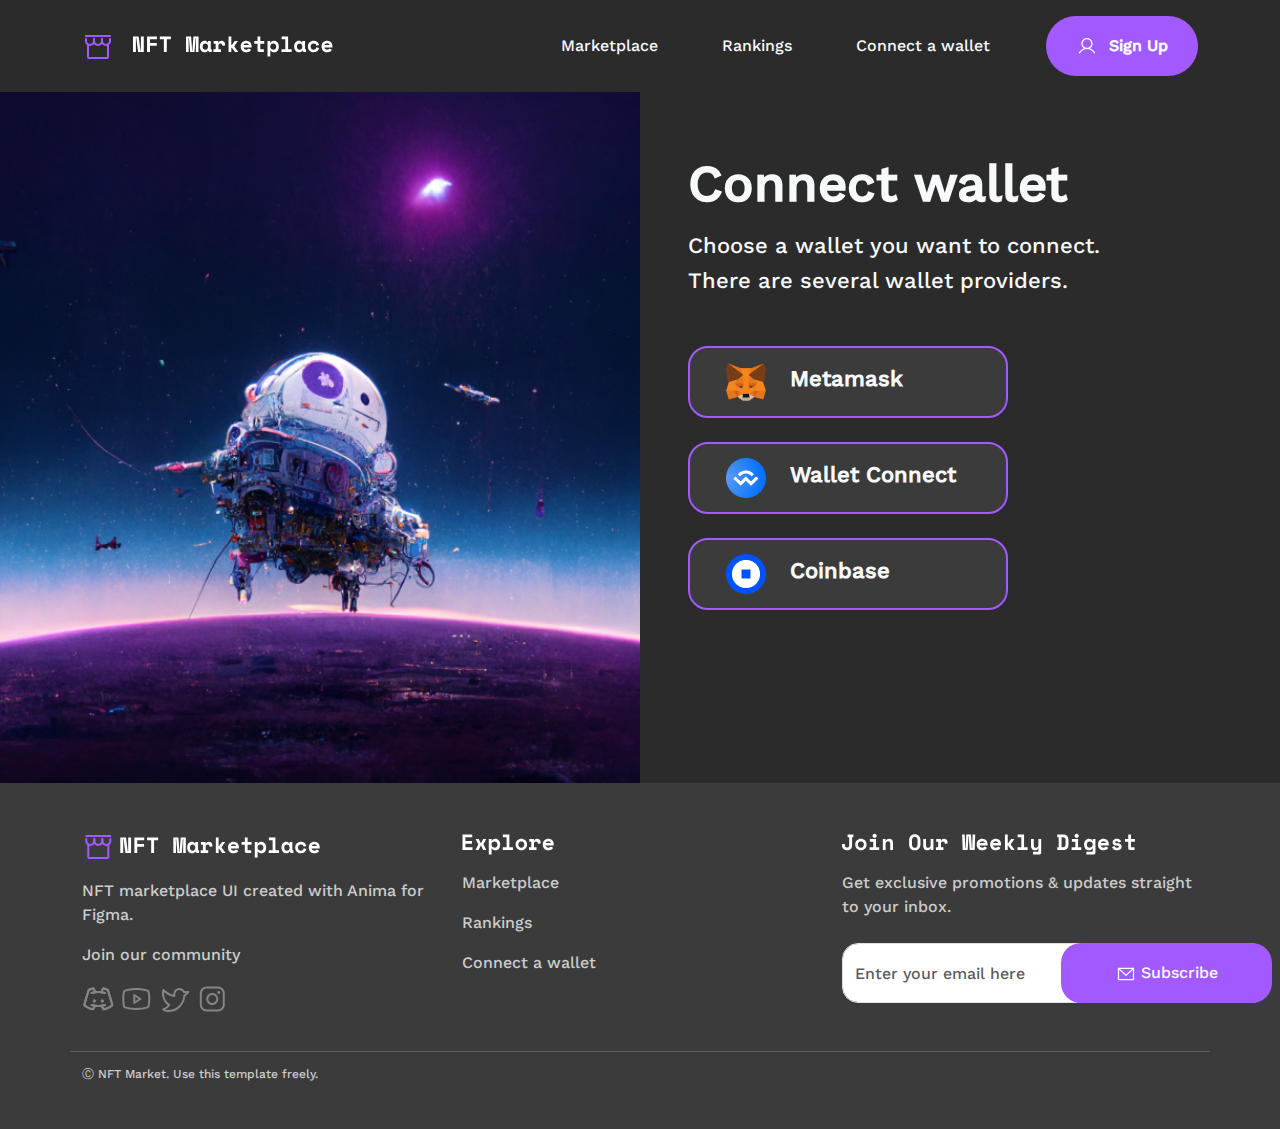
<file: index3.html>
<!DOCTYPE html>
<html lang="en">
<head>
    <meta charset="UTF-8">
    <meta name="viewport" content="width=device-width, initial-scale=1.0">
    <link href="https://cdn.jsdelivr.net/npm/bootstrap@5.3.0/dist/css/bootstrap.min.css" rel="stylesheet">
    <script src="https://cdn.jsdelivr.net/npm/bootstrap@5.3.0/dist/js/bootstrap.bundle.min.js"></script>
    <link rel="stylesheet" href="./css/style3.css">
    <title>Connect Wallet</title>
</head>
<body>
    <!--Navigation-->
    <nav class="navbar navbar-expand-lg navbar-dark p-3">
        <div class="container">
            <a class="navbar-brand" href="index.html">
                <svg width="32" height="32" viewBox="0 0 32 32" fill="none" xmlns="http://www.w3.org/2000/svg">
                        <path fill-rule="evenodd" clip-rule="evenodd" d="M6 12.4502C6.55228 12.4502 7 12.8979 7 13.4502V26.0002H25V13.4502C25 12.8979 25.4477 12.4502 26 12.4502C26.5523 12.4502 27 12.8979 27 13.4502V26.0002C27 26.5306 26.7893 27.0393 26.4142 27.4144C26.0391 27.7895 25.5304 28.0002 25 28.0002H7C6.46957 28.0002 5.96086 27.7895 5.58579 27.4144C5.21071 27.0393 5 26.5306 5 26.0002V13.4502C5 12.8979 5.44772 12.4502 6 12.4502Z" fill="#A259FF"/>
                        <path fill-rule="evenodd" clip-rule="evenodd" d="M3 5C3 4.44772 3.44772 4 4 4H28C28.5523 4 29 4.44772 29 5C29 5.55228 28.5523 6 28 6H4C3.44772 6 3 5.55228 3 5Z" fill="#A259FF"/>
                        <path fill-rule="evenodd" clip-rule="evenodd" d="M4 7C4.55228 7 5 7.44772 5 8V10C5 10.7956 5.31607 11.5587 5.87868 12.1213C6.44129 12.6839 7.20435 13 8 13C8.79565 13 9.55871 12.6839 10.1213 12.1213C10.6839 11.5587 11 10.7956 11 10V8C11 7.44772 11.4477 7 12 7C12.5523 7 13 7.44772 13 8V10C13 11.3261 12.4732 12.5979 11.5355 13.5355C10.5979 14.4732 9.32608 15 8 15C6.67392 15 5.40215 14.4732 4.46447 13.5355C3.52678 12.5979 3 11.3261 3 10V8C3 7.44772 3.44772 7 4 7Z" fill="#A259FF"/>
                        <path fill-rule="evenodd" clip-rule="evenodd" d="M12 7C12.5523 7 13 7.44772 13 8V10C13 10.7956 13.3161 11.5587 13.8787 12.1213C14.4413 12.6839 15.2044 13 16 13C16.7956 13 17.5587 12.6839 18.1213 12.1213C18.6839 11.5587 19 10.7956 19 10V8C19 7.44772 19.4477 7 20 7C20.5523 7 21 7.44772 21 8V10C21 11.3261 20.4732 12.5979 19.5355 13.5355C18.5979 14.4732 17.3261 15 16 15C14.6739 15 13.4021 14.4732 12.4645 13.5355C11.5268 12.5979 11 11.3261 11 10V8C11 7.44772 11.4477 7 12 7Z" fill="#A259FF"/>
                        <path fill-rule="evenodd" clip-rule="evenodd" d="M20 7C20.5523 7 21 7.44772 21 8V10C21 10.7956 21.3161 11.5587 21.8787 12.1213C22.4413 12.6839 23.2044 13 24 13C24.7956 13 25.5587 12.6839 26.1213 12.1213C26.6839 11.5587 27 10.7956 27 10V8C27 7.44772 27.4477 7 28 7C28.5523 7 29 7.44772 29 8V10C29 11.3261 28.4732 12.5979 27.5355 13.5355C26.5979 14.4732 25.3261 15 24 15C22.6739 15 21.4021 14.4732 20.4645 13.5355C19.5268 12.5979 19 11.3261 19 10V8C19 7.44772 19.4477 7 20 7Z" fill="#A259FF"/>
                </svg>
                        
                <svg width="200" height="21" viewBox="0 0 200 21" fill="none" xmlns="http://www.w3.org/2000/svg">
                        <path d="M7.48 14.5476H7.876V0.599609H10.78V15.9996H5.104L3.3 2.05161H2.904V15.9996H0V0.599609H5.676L7.48 14.5476Z" fill="white"/>
                        <path d="M14.0647 0.599609H23.9207V3.37161H16.9687V6.89161H23.7887V9.66361H16.9687V15.9996H14.0647V0.599609Z" fill="white"/>
                        <path d="M26.7874 0.599609H37.8754V3.37161H33.7834V15.9996H30.8794V3.37161H26.7874V0.599609Z" fill="white"/>
                        <path d="M53.0248 0.599609H58.1288L59.0088 12.1716V14.4156H59.5368V12.1716L60.4168 0.599609H65.5208V15.9996H62.8808V5.70361L63.1448 2.18361H62.6168L61.4728 15.9996H57.1168L55.9288 2.18361H55.4008L55.6648 5.70361V15.9996H53.0248V0.599609Z" fill="white"/>
                        <path d="M74.7895 14.4156C74.4962 15.1049 74.0855 15.5963 73.5575 15.8896C73.0295 16.1683 72.4135 16.3076 71.7095 16.3076C71.0495 16.3076 70.4262 16.1829 69.8395 15.9336C69.2675 15.6843 68.7615 15.3176 68.3215 14.8336C67.8815 14.3496 67.5295 13.7629 67.2655 13.0736C67.0162 12.3843 66.8915 11.5996 66.8915 10.7196V10.3676C66.8915 9.50228 67.0162 8.72494 67.2655 8.03561C67.5148 7.34628 67.8522 6.75961 68.2775 6.27561C68.7028 5.79161 69.1942 5.42494 69.7515 5.17561C70.3235 4.91161 70.9322 4.77961 71.5775 4.77961C72.3549 4.77961 72.9782 4.91161 73.4475 5.17561C73.9315 5.43961 74.3129 5.85028 74.5915 6.40761H74.9875V5.08761H77.7595V12.6996C77.7595 13.1396 77.9575 13.3596 78.3535 13.3596H78.7715V15.9996H76.8795C76.3809 15.9996 75.9702 15.8529 75.6475 15.5596C75.3395 15.2663 75.1855 14.8849 75.1855 14.4156H74.7895ZM72.3255 13.6676C73.1322 13.6676 73.7775 13.4036 74.2615 12.8756C74.7455 12.3329 74.9875 11.5996 74.9875 10.6756V10.4116C74.9875 9.48761 74.7455 8.76161 74.2615 8.23361C73.7775 7.69094 73.1322 7.41961 72.3255 7.41961C71.5189 7.41961 70.8735 7.69094 70.3895 8.23361C69.9055 8.76161 69.6635 9.48761 69.6635 10.4116V10.6756C69.6635 11.5996 69.9055 12.3329 70.3895 12.8756C70.8735 13.4036 71.5189 13.6676 72.3255 13.6676Z" fill="white"/>
                        <path d="M80.6702 5.08761H85.2902V6.67161H85.6862C85.8915 6.07028 86.2362 5.60828 86.7202 5.28561C87.2189 4.94828 87.8129 4.77961 88.5022 4.77961C89.5876 4.77961 90.4602 5.12428 91.1202 5.81361C91.7802 6.48828 92.1102 7.52228 92.1102 8.91561V9.39961L89.2502 9.66361V9.35561C89.2502 8.75428 89.0962 8.27761 88.7882 7.92561C88.4802 7.55894 88.0182 7.37561 87.4022 7.37561C86.7862 7.37561 86.3022 7.58828 85.9502 8.01361C85.5982 8.43894 85.4222 9.04761 85.4222 9.83961V13.3596H87.9302V15.9996H80.4062V13.3596H82.6502V7.72761H80.6702V5.08761Z" fill="white"/>
                        <path d="M98.3209 9.09161H98.8489L101.753 5.08761H104.789V5.21961L101.269 10.2136V10.6096L105.141 15.8676V15.9996H101.973L98.8489 11.7316H98.3209V15.9996H95.5489V0.599609H98.3209V9.09161Z" fill="white"/>
                        <path d="M110.582 11.4456C110.596 11.7683 110.67 12.0689 110.802 12.3476C110.948 12.6116 111.139 12.8463 111.374 13.0516C111.623 13.2423 111.902 13.3963 112.21 13.5136C112.532 13.6163 112.87 13.6676 113.222 13.6676C113.911 13.6676 114.439 13.5503 114.806 13.3156C115.172 13.0663 115.436 12.7729 115.598 12.4356L117.974 13.7556C117.842 14.0343 117.658 14.3276 117.424 14.6356C117.189 14.9289 116.881 15.2003 116.5 15.4496C116.133 15.6989 115.678 15.9043 115.136 16.0656C114.608 16.2269 113.984 16.3076 113.266 16.3076C112.444 16.3076 111.696 16.1756 111.022 15.9116C110.347 15.6476 109.76 15.2663 109.262 14.7676C108.778 14.2689 108.396 13.6603 108.118 12.9416C107.854 12.2229 107.722 11.4089 107.722 10.4996V10.3676C107.722 9.53161 107.861 8.76894 108.14 8.07961C108.433 7.39028 108.829 6.80361 109.328 6.31961C109.826 5.83561 110.406 5.46161 111.066 5.19761C111.74 4.91894 112.459 4.77961 113.222 4.77961C114.16 4.77961 114.967 4.94828 115.642 5.28561C116.316 5.60828 116.874 6.02628 117.314 6.53961C117.754 7.03828 118.076 7.59561 118.282 8.21161C118.487 8.81294 118.59 9.39961 118.59 9.97161V11.4456H110.582ZM113.2 7.28761C112.496 7.28761 111.924 7.47094 111.484 7.83761C111.044 8.18961 110.758 8.60028 110.626 9.06961H115.774C115.686 8.55628 115.407 8.13094 114.938 7.79361C114.483 7.45628 113.904 7.28761 113.2 7.28761Z" fill="white"/>
                        <path d="M121.302 5.08761H124.536V0.599609H127.308V5.08761H131.246V7.72761H127.308V12.6996C127.308 13.1396 127.506 13.3596 127.902 13.3596H130.85V15.9996H126.23C125.732 15.9996 125.321 15.8383 124.998 15.5156C124.69 15.1929 124.536 14.7823 124.536 14.2836V7.72761H121.302V5.08761Z" fill="white"/>
                        <path d="M137.281 20.3996H134.509V5.08761H137.281V6.67161H137.677C137.97 6.07028 138.396 5.60828 138.953 5.28561C139.51 4.94828 140.222 4.77961 141.087 4.77961C141.732 4.77961 142.341 4.90428 142.913 5.15361C143.5 5.40294 144.006 5.76961 144.431 6.25361C144.871 6.72294 145.216 7.30228 145.465 7.99161C145.729 8.68094 145.861 9.46561 145.861 10.3456V10.7416C145.861 11.6363 145.736 12.4283 145.487 13.1176C145.238 13.8069 144.9 14.3936 144.475 14.8776C144.05 15.3469 143.544 15.7063 142.957 15.9556C142.385 16.1903 141.762 16.3076 141.087 16.3076C140.588 16.3076 140.156 16.2563 139.789 16.1536C139.422 16.0509 139.1 15.9116 138.821 15.7356C138.557 15.5596 138.33 15.3616 138.139 15.1416C137.963 14.9069 137.809 14.6649 137.677 14.4156H137.281V20.3996ZM140.185 13.6676C141.05 13.6676 141.747 13.4036 142.275 12.8756C142.818 12.3329 143.089 11.5996 143.089 10.6756V10.4116C143.089 9.48761 142.818 8.76161 142.275 8.23361C141.747 7.69094 141.05 7.41961 140.185 7.41961C139.32 7.41961 138.616 7.69828 138.073 8.25561C137.545 8.79828 137.281 9.51694 137.281 10.4116V10.6756C137.281 11.5703 137.545 12.2963 138.073 12.8536C138.616 13.3963 139.32 13.6676 140.185 13.6676Z" fill="white"/>
                        <path d="M148.486 13.3596H152.314V3.23961H148.618V0.599609H155.086V13.3596H158.65V15.9996H148.486V13.3596Z" fill="white"/>
                        <path d="M169.084 14.4156C168.791 15.1049 168.38 15.5963 167.852 15.8896C167.324 16.1683 166.708 16.3076 166.004 16.3076C165.344 16.3076 164.721 16.1829 164.134 15.9336C163.562 15.6843 163.056 15.3176 162.616 14.8336C162.176 14.3496 161.824 13.7629 161.56 13.0736C161.311 12.3843 161.186 11.5996 161.186 10.7196V10.3676C161.186 9.50228 161.311 8.72494 161.56 8.03561C161.81 7.34628 162.147 6.75961 162.572 6.27561C162.998 5.79161 163.489 5.42494 164.046 5.17561C164.618 4.91161 165.227 4.77961 165.872 4.77961C166.65 4.77961 167.273 4.91161 167.742 5.17561C168.226 5.43961 168.608 5.85028 168.886 6.40761H169.282V5.08761H172.054V12.6996C172.054 13.1396 172.252 13.3596 172.648 13.3596H173.066V15.9996H171.174C170.676 15.9996 170.265 15.8529 169.942 15.5596C169.634 15.2663 169.48 14.8849 169.48 14.4156H169.084ZM166.62 13.6676C167.427 13.6676 168.072 13.4036 168.556 12.8756C169.04 12.3329 169.282 11.5996 169.282 10.6756V10.4116C169.282 9.48761 169.04 8.76161 168.556 8.23361C168.072 7.69094 167.427 7.41961 166.62 7.41961C165.814 7.41961 165.168 7.69094 164.684 8.23361C164.2 8.76161 163.958 9.48761 163.958 10.4116V10.6756C163.958 11.5996 164.2 12.3329 164.684 12.8756C165.168 13.4036 165.814 13.6676 166.62 13.6676Z" fill="white"/>
                        <path d="M186.141 11.9956C185.892 13.2863 185.298 14.3276 184.359 15.1196C183.435 15.9116 182.196 16.3076 180.641 16.3076C179.834 16.3076 179.079 16.1829 178.375 15.9336C177.686 15.6843 177.084 15.3249 176.571 14.8556C176.058 14.3863 175.654 13.8069 175.361 13.1176C175.068 12.4283 174.921 11.6436 174.921 10.7636V10.4996C174.921 9.61961 175.068 8.82761 175.361 8.12361C175.654 7.41961 176.058 6.81828 176.571 6.31961C177.099 5.82094 177.708 5.43961 178.397 5.17561C179.101 4.91161 179.849 4.77961 180.641 4.77961C182.166 4.77961 183.398 5.17561 184.337 5.96761C185.29 6.75961 185.892 7.80094 186.141 9.09161L183.413 9.79561C183.325 9.15028 183.046 8.59295 182.577 8.12361C182.108 7.65428 181.448 7.41961 180.597 7.41961C180.201 7.41961 179.827 7.49294 179.475 7.63961C179.123 7.78628 178.815 7.99894 178.551 8.27761C178.287 8.54161 178.074 8.87161 177.913 9.26761C177.766 9.64894 177.693 10.0816 177.693 10.5656V10.6976C177.693 11.1816 177.766 11.6143 177.913 11.9956C178.074 12.3623 178.287 12.6703 178.551 12.9196C178.815 13.1689 179.123 13.3596 179.475 13.4916C179.827 13.6089 180.201 13.6676 180.597 13.6676C181.448 13.6676 182.093 13.4549 182.533 13.0296C182.988 12.6043 183.281 12.0323 183.413 11.3136L186.141 11.9956Z" fill="white"/>
                        <path d="M191.406 11.4456C191.421 11.7683 191.494 12.0689 191.626 12.3476C191.773 12.6116 191.963 12.8463 192.198 13.0516C192.447 13.2423 192.726 13.3963 193.034 13.5136C193.357 13.6163 193.694 13.6676 194.046 13.6676C194.735 13.6676 195.263 13.5503 195.63 13.3156C195.997 13.0663 196.261 12.7729 196.422 12.4356L198.798 13.7556C198.666 14.0343 198.483 14.3276 198.248 14.6356C198.013 14.9289 197.705 15.2003 197.324 15.4496C196.957 15.6989 196.503 15.9043 195.96 16.0656C195.432 16.2269 194.809 16.3076 194.09 16.3076C193.269 16.3076 192.521 16.1756 191.846 15.9116C191.171 15.6476 190.585 15.2663 190.086 14.7676C189.602 14.2689 189.221 13.6603 188.942 12.9416C188.678 12.2229 188.546 11.4089 188.546 10.4996V10.3676C188.546 9.53161 188.685 8.76894 188.964 8.07961C189.257 7.39028 189.653 6.80361 190.152 6.31961C190.651 5.83561 191.23 5.46161 191.89 5.19761C192.565 4.91894 193.283 4.77961 194.046 4.77961C194.985 4.77961 195.791 4.94828 196.466 5.28561C197.141 5.60828 197.698 6.02628 198.138 6.53961C198.578 7.03828 198.901 7.59561 199.106 8.21161C199.311 8.81294 199.414 9.39961 199.414 9.97161V11.4456H191.406ZM194.024 7.28761C193.32 7.28761 192.748 7.47094 192.308 7.83761C191.868 8.18961 191.582 8.60028 191.45 9.06961H196.598C196.51 8.55628 196.231 8.13094 195.762 7.79361C195.307 7.45628 194.728 7.28761 194.024 7.28761Z" fill="white"/>
                </svg>     
            </a>
            <button class="navbar-toggler" type="button" data-bs-toggle="collapse" data-bs-target="#navbarTogglerDemo03" aria-controls="navbarTogglerDemo03">
                <svg width="24" height="24" viewBox="0 0 24 24" fill="none" xmlns="http://www.w3.org/2000/svg">
                        <path fill-rule="evenodd" clip-rule="evenodd" d="M3 12C3 11.5858 3.33579 11.25 3.75 11.25H20.25C20.6642 11.25 21 11.5858 21 12C21 12.4142 20.6642 12.75 20.25 12.75H3.75C3.33579 12.75 3 12.4142 3 12Z" fill="white"/>
                        <path fill-rule="evenodd" clip-rule="evenodd" d="M3 6C3 5.58579 3.33579 5.25 3.75 5.25H15C15.4142 5.25 15.75 5.58579 15.75 6C15.75 6.41421 15.4142 6.75 15 6.75H3.75C3.33579 6.75 3 6.41421 3 6Z" fill="white"/>
                        <path fill-rule="evenodd" clip-rule="evenodd" d="M3 18C3 17.5858 3.33579 17.25 3.75 17.25H15C15.4142 17.25 15.75 17.5858 15.75 18C15.75 18.4142 15.4142 18.75 15 18.75H3.75C3.33579 18.75 3 18.4142 3 18Z" fill="white"/>
                </svg>   
            </button>

            <div class="collapse navbar-collapse" id="navbarTogglerDemo03" >
                <ul class="navbar-nav ms-auto d-flex align-items-center">
                <li class="nav-item me-5">
                    <a class="nav-link text-light " href="index5.html">Marketplace</a>
                </li>
                <li class="nav-item me-5">
                    <a class="nav-link text-light " href="index6.html">Rankings</a>
                </li>
                <li class="nav-item me-5">
                    <a class="nav-link text-light " href="#">Connect a wallet</a>
                </li>
                <li class="nav-item">
                    <a class="sign-up rounded-5 d-flex align-items-center justify-content-center" href="index1.html">
                        <svg width="20" height="20" viewBox="0 0 20 20" fill="none" xmlns="http://www.w3.org/2000/svg">
                            <path fill="currentColor" clip-rule="evenodd" d="M10 3.125C7.58375 3.125 5.625 5.08375 5.625 7.5C5.625 9.91625 7.58375 11.875 10 11.875C12.4162 11.875 14.375 9.91625 14.375 7.5C14.375 5.08375 12.4162 3.125 10 3.125ZM4.375 7.5C4.375 4.3934 6.8934 1.875 10 1.875C13.1066 1.875 15.625 4.3934 15.625 7.5C15.625 10.6066 13.1066 13.125 10 13.125C6.8934 13.125 4.375 10.6066 4.375 7.5Z" fill="white"/>
                            <path fill="currentColor"  clip-rule="evenodd" d="M9.99998 13.1245C8.57362 13.1245 7.17239 13.5 5.93716 14.2132C4.70193 14.9265 3.67622 15.9523 2.96315 17.1877C2.79059 17.4866 2.40836 17.5891 2.10941 17.4165C1.81046 17.2439 1.708 16.8617 1.88056 16.5628C2.70333 15.1374 3.88684 13.9537 5.31211 13.1307C6.73738 12.3078 8.35418 11.8745 9.99998 11.8745C11.6458 11.8745 13.2626 12.3078 14.6879 13.1307C16.1131 13.9537 17.2966 15.1374 18.1194 16.5628C18.292 16.8617 18.1895 17.2439 17.8906 17.4165C17.5916 17.5891 17.2094 17.4866 17.0368 17.1877C16.3237 15.9523 15.298 14.9265 14.0628 14.2132C12.8276 13.5 11.4263 13.1245 9.99998 13.1245Z" fill="white"/>
                        </svg>   
                        Sign Up
                    </a>
                </li>
                </ul>
            </div>
        </div>
    </nav>
    <!--End Navigation-->

    <!--First Chapter-->
    <div class="container-fluid">
        <div class="row">
            <div class="col-md-6 col-12 d-none d-md-block p-0">
                <img src="./images/purple space.png" class="w-100" style="height:691px;">
            </div>

            <div class="container d-block d-md-none px-0">
                <img src="./images/purple space.png" class="img-fluid w-100">
            </div> 

            <div class="col-md-6 col-12 p-5 Wallet">
                <div>
                    <h1 class="text-light mt-3 ">Connect wallet</h1>
                    <p class="text-light mt-3 mb-5">Choose a wallet you want to connect. <br>There are several wallet providers.</p>
                </div>
                <div  >
                    <button class="btn Fox d-flex justify-content-start align-items-center mt-4 col-12">
                        <img src="./images/The fox.png" class="ms-4">
                        <h6 class="ms-4 text-light">Metamask</h6>
                    </button>
                    <button class="btn Fox d-flex justify-content-start align-items-center mt-4 ">
                        <img src="./images/Wallet.png" class="ms-4">
                        <h6 class="ms-4 text-light">Wallet Connect</h6></button>
                    <button class="btn Fox d-flex justify-content-start align-items-center mt-4 ">
                        <img src="./images/Coinbase.png" class="ms-4">
                        <h6 class="ms-4 text-light">Coinbase</h6>
                    </button>
                </div>
            </div>

        </div>
    </div>
    <!--End of First Chapter-->
    <!--Footer-->

    <div class="container-fluid footer w-100 d-flex align-items-center">
        <div class="container">
            <div class="row">
                <div class="col-md-4">
                    <ul class="nav flex-column">
                        <li class="nav-item mt-5">
                            <svg width="33" height="32" viewBox="0 0 33 32" fill="none" xmlns="http://www.w3.org/2000/svg">
                                <path fill-rule="evenodd" clip-rule="evenodd" d="M6.29309 12.4502C6.84538 12.4502 7.29309 12.8979 7.29309 13.4502V26.0002H25.2931V13.4502C25.2931 12.8979 25.7408 12.4502 26.2931 12.4502C26.8454 12.4502 27.2931 12.8979 27.2931 13.4502V26.0002C27.2931 26.5306 27.0824 27.0393 26.7073 27.4144C26.3322 27.7895 25.8235 28.0002 25.2931 28.0002H7.29309C6.76266 28.0002 6.25395 27.7895 5.87888 27.4144C5.5038 27.0393 5.29309 26.5306 5.29309 26.0002V13.4502C5.29309 12.8979 5.74081 12.4502 6.29309 12.4502Z" fill="#A259FF"/>
                                <path fill-rule="evenodd" clip-rule="evenodd" d="M3.29309 5C3.29309 4.44772 3.74081 4 4.29309 4H28.2931C28.8454 4 29.2931 4.44772 29.2931 5C29.2931 5.55228 28.8454 6 28.2931 6H4.29309C3.74081 6 3.29309 5.55228 3.29309 5Z" fill="#A259FF"/>
                                <path fill-rule="evenodd" clip-rule="evenodd" d="M4.29309 7C4.84538 7 5.29309 7.44772 5.29309 8V10C5.29309 10.7956 5.60916 11.5587 6.17177 12.1213C6.73438 12.6839 7.49744 13 8.29309 13C9.08874 13 9.8518 12.6839 10.4144 12.1213C10.977 11.5587 11.2931 10.7956 11.2931 10V8C11.2931 7.44772 11.7408 7 12.2931 7C12.8454 7 13.2931 7.44772 13.2931 8V10C13.2931 11.3261 12.7663 12.5979 11.8286 13.5355C10.8909 14.4732 9.61917 15 8.29309 15C6.96701 15 5.69524 14.4732 4.75756 13.5355C3.81987 12.5979 3.29309 11.3261 3.29309 10V8C3.29309 7.44772 3.74081 7 4.29309 7Z" fill="#A259FF"/>
                                <path fill-rule="evenodd" clip-rule="evenodd" d="M12.2931 7C12.8454 7 13.2931 7.44772 13.2931 8V10C13.2931 10.7956 13.6092 11.5587 14.1718 12.1213C14.7344 12.6839 15.4974 13 16.2931 13C17.0887 13 17.8518 12.6839 18.4144 12.1213C18.977 11.5587 19.2931 10.7956 19.2931 10V8C19.2931 7.44772 19.7408 7 20.2931 7C20.8454 7 21.2931 7.44772 21.2931 8V10C21.2931 11.3261 20.7663 12.5979 19.8286 13.5355C18.8909 14.4732 17.6192 15 16.2931 15C14.967 15 13.6952 14.4732 12.7576 13.5355C11.8199 12.5979 11.2931 11.3261 11.2931 10V8C11.2931 7.44772 11.7408 7 12.2931 7Z" fill="#A259FF"/>
                                <path fill-rule="evenodd" clip-rule="evenodd" d="M20.2931 7C20.8454 7 21.2931 7.44772 21.2931 8V10C21.2931 10.7956 21.6092 11.5587 22.1718 12.1213C22.7344 12.6839 23.4974 13 24.2931 13C25.0887 13 25.8518 12.6839 26.4144 12.1213C26.977 11.5587 27.2931 10.7956 27.2931 10V8C27.2931 7.44772 27.7408 7 28.2931 7C28.8454 7 29.2931 7.44772 29.2931 8V10C29.2931 11.3261 28.7663 12.5979 27.8286 13.5355C26.8909 14.4732 25.6192 15 24.2931 15C22.967 15 21.6952 14.4732 20.7576 13.5355C19.8199 12.5979 19.2931 11.3261 19.2931 10V8C19.2931 7.44772 19.7408 7 20.2931 7Z" fill="#A259FF"/>
                            </svg>
                            <svg width="200" height="21" viewBox="0 0 200 21" fill="none" xmlns="http://www.w3.org/2000/svg">
                                <path d="M7.77309 14.5476H8.16909V0.599609H11.0731V15.9996H5.39709L3.59309 2.05161H3.19709V15.9996H0.293091V0.599609H5.96909L7.77309 14.5476Z" fill="white"/>
                                <path d="M14.3578 0.599609H24.2138V3.37161H17.2618V6.89161H24.0818V9.66361H17.2618V15.9996H14.3578V0.599609Z" fill="white"/>
                                <path d="M27.0805 0.599609H38.1685V3.37161H34.0765V15.9996H31.1725V3.37161H27.0805V0.599609Z" fill="white"/>
                                <path d="M53.3179 0.599609H58.4219L59.3019 12.1716V14.4156H59.8299V12.1716L60.7099 0.599609H65.8139V15.9996H63.1739V5.70361L63.4379 2.18361H62.9099L61.7659 15.9996H57.4099L56.2219 2.18361H55.6939L55.9579 5.70361V15.9996H53.3179V0.599609Z" fill="white"/>
                                <path d="M75.0826 14.4156C74.7893 15.1049 74.3786 15.5963 73.8506 15.8896C73.3226 16.1683 72.7066 16.3076 72.0026 16.3076C71.3426 16.3076 70.7193 16.1829 70.1326 15.9336C69.5606 15.6843 69.0546 15.3176 68.6146 14.8336C68.1746 14.3496 67.8226 13.7629 67.5586 13.0736C67.3093 12.3843 67.1846 11.5996 67.1846 10.7196V10.3676C67.1846 9.50228 67.3093 8.72494 67.5586 8.03561C67.8079 7.34628 68.1453 6.75961 68.5706 6.27561C68.9959 5.79161 69.4873 5.42494 70.0446 5.17561C70.6166 4.91161 71.2253 4.77961 71.8706 4.77961C72.6479 4.77961 73.2713 4.91161 73.7406 5.17561C74.2246 5.43961 74.6059 5.85028 74.8846 6.40761H75.2806V5.08761H78.0526V12.6996C78.0526 13.1396 78.2506 13.3596 78.6466 13.3596H79.0646V15.9996H77.1726C76.6739 15.9996 76.2633 15.8529 75.9406 15.5596C75.6326 15.2663 75.4786 14.8849 75.4786 14.4156H75.0826ZM72.6186 13.6676C73.4253 13.6676 74.0706 13.4036 74.5546 12.8756C75.0386 12.3329 75.2806 11.5996 75.2806 10.6756V10.4116C75.2806 9.48761 75.0386 8.76161 74.5546 8.23361C74.0706 7.69094 73.4253 7.41961 72.6186 7.41961C71.8119 7.41961 71.1666 7.69094 70.6826 8.23361C70.1986 8.76161 69.9566 9.48761 69.9566 10.4116V10.6756C69.9566 11.5996 70.1986 12.3329 70.6826 12.8756C71.1666 13.4036 71.8119 13.6676 72.6186 13.6676Z" fill="white"/>
                                <path d="M80.9633 5.08761H85.5833V6.67161H85.9793C86.1846 6.07028 86.5293 5.60828 87.0133 5.28561C87.512 4.94828 88.106 4.77961 88.7953 4.77961C89.8806 4.77961 90.7533 5.12428 91.4133 5.81361C92.0733 6.48828 92.4033 7.52228 92.4033 8.91561V9.39961L89.5433 9.66361V9.35561C89.5433 8.75428 89.3893 8.27761 89.0813 7.92561C88.7733 7.55894 88.3113 7.37561 87.6953 7.37561C87.0793 7.37561 86.5953 7.58828 86.2433 8.01361C85.8913 8.43894 85.7153 9.04761 85.7153 9.83961V13.3596H88.2233V15.9996H80.6993V13.3596H82.9433V7.72761H80.9633V5.08761Z" fill="white"/>
                                <path d="M98.614 9.09161H99.142L102.046 5.08761H105.082V5.21961L101.562 10.2136V10.6096L105.434 15.8676V15.9996H102.266L99.142 11.7316H98.614V15.9996H95.842V0.599609H98.614V9.09161Z" fill="white"/>
                                <path d="M110.875 11.4456C110.889 11.7683 110.963 12.0689 111.095 12.3476C111.241 12.6116 111.432 12.8463 111.667 13.0516C111.916 13.2423 112.195 13.3963 112.503 13.5136C112.825 13.6163 113.163 13.6676 113.515 13.6676C114.204 13.6676 114.732 13.5503 115.099 13.3156C115.465 13.0663 115.729 12.7729 115.891 12.4356L118.267 13.7556C118.135 14.0343 117.951 14.3276 117.717 14.6356C117.482 14.9289 117.174 15.2003 116.793 15.4496C116.426 15.6989 115.971 15.9043 115.429 16.0656C114.901 16.2269 114.277 16.3076 113.559 16.3076C112.737 16.3076 111.989 16.1756 111.315 15.9116C110.64 15.6476 110.053 15.2663 109.555 14.7676C109.071 14.2689 108.689 13.6603 108.411 12.9416C108.147 12.2229 108.015 11.4089 108.015 10.4996V10.3676C108.015 9.53161 108.154 8.76894 108.433 8.07961C108.726 7.39028 109.122 6.80361 109.621 6.31961C110.119 5.83561 110.699 5.46161 111.359 5.19761C112.033 4.91894 112.752 4.77961 113.515 4.77961C114.453 4.77961 115.26 4.94828 115.935 5.28561C116.609 5.60828 117.167 6.02628 117.607 6.53961C118.047 7.03828 118.369 7.59561 118.575 8.21161C118.78 8.81294 118.883 9.39961 118.883 9.97161V11.4456H110.875ZM113.493 7.28761C112.789 7.28761 112.217 7.47094 111.777 7.83761C111.337 8.18961 111.051 8.60028 110.919 9.06961H116.067C115.979 8.55628 115.7 8.13094 115.231 7.79361C114.776 7.45628 114.197 7.28761 113.493 7.28761Z" fill="white"/>
                                <path d="M121.595 5.08761H124.829V0.599609H127.601V5.08761H131.539V7.72761H127.601V12.6996C127.601 13.1396 127.799 13.3596 128.195 13.3596H131.143V15.9996H126.523C126.025 15.9996 125.614 15.8383 125.291 15.5156C124.983 15.1929 124.829 14.7823 124.829 14.2836V7.72761H121.595V5.08761Z" fill="white"/>
                                <path d="M137.574 20.3996H134.802V5.08761H137.574V6.67161H137.97C138.263 6.07028 138.689 5.60828 139.246 5.28561C139.803 4.94828 140.515 4.77961 141.38 4.77961C142.025 4.77961 142.634 4.90428 143.206 5.15361C143.793 5.40294 144.299 5.76961 144.724 6.25361C145.164 6.72294 145.509 7.30228 145.758 7.99161C146.022 8.68094 146.154 9.46561 146.154 10.3456V10.7416C146.154 11.6363 146.029 12.4283 145.78 13.1176C145.531 13.8069 145.193 14.3936 144.768 14.8776C144.343 15.3469 143.837 15.7063 143.25 15.9556C142.678 16.1903 142.055 16.3076 141.38 16.3076C140.881 16.3076 140.449 16.2563 140.082 16.1536C139.715 16.0509 139.393 15.9116 139.114 15.7356C138.85 15.5596 138.623 15.3616 138.432 15.1416C138.256 14.9069 138.102 14.6649 137.97 14.4156H137.574V20.3996ZM140.478 13.6676C141.343 13.6676 142.04 13.4036 142.568 12.8756C143.111 12.3329 143.382 11.5996 143.382 10.6756V10.4116C143.382 9.48761 143.111 8.76161 142.568 8.23361C142.04 7.69094 141.343 7.41961 140.478 7.41961C139.613 7.41961 138.909 7.69828 138.366 8.25561C137.838 8.79828 137.574 9.51694 137.574 10.4116V10.6756C137.574 11.5703 137.838 12.2963 138.366 12.8536C138.909 13.3963 139.613 13.6676 140.478 13.6676Z" fill="white"/>
                                <path d="M148.779 13.3596H152.607V3.23961H148.911V0.599609H155.379V13.3596H158.943V15.9996H148.779V13.3596Z" fill="white"/>
                                <path d="M169.378 14.4156C169.084 15.1049 168.674 15.5963 168.146 15.8896C167.618 16.1683 167.002 16.3076 166.298 16.3076C165.638 16.3076 165.014 16.1829 164.428 15.9336C163.856 15.6843 163.35 15.3176 162.91 14.8336C162.47 14.3496 162.118 13.7629 161.854 13.0736C161.604 12.3843 161.48 11.5996 161.48 10.7196V10.3676C161.48 9.50228 161.604 8.72494 161.854 8.03561C162.103 7.34628 162.44 6.75961 162.866 6.27561C163.291 5.79161 163.782 5.42494 164.34 5.17561C164.912 4.91161 165.52 4.77961 166.166 4.77961C166.943 4.77961 167.566 4.91161 168.036 5.17561C168.52 5.43961 168.901 5.85028 169.18 6.40761H169.576V5.08761H172.348V12.6996C172.348 13.1396 172.546 13.3596 172.942 13.3596H173.36V15.9996H171.468C170.969 15.9996 170.558 15.8529 170.236 15.5596C169.928 15.2663 169.774 14.8849 169.774 14.4156H169.378ZM166.914 13.6676C167.72 13.6676 168.366 13.4036 168.85 12.8756C169.334 12.3329 169.576 11.5996 169.576 10.6756V10.4116C169.576 9.48761 169.334 8.76161 168.85 8.23361C168.366 7.69094 167.72 7.41961 166.914 7.41961C166.107 7.41961 165.462 7.69094 164.978 8.23361C164.494 8.76161 164.252 9.48761 164.252 10.4116V10.6756C164.252 11.5996 164.494 12.3329 164.978 12.8756C165.462 13.4036 166.107 13.6676 166.914 13.6676Z" fill="white"/>
                                <path d="M186.434 11.9956C186.185 13.2863 185.591 14.3276 184.652 15.1196C183.728 15.9116 182.489 16.3076 180.934 16.3076C180.128 16.3076 179.372 16.1829 178.668 15.9336C177.979 15.6843 177.378 15.3249 176.864 14.8556C176.351 14.3863 175.948 13.8069 175.654 13.1176C175.361 12.4283 175.214 11.6436 175.214 10.7636V10.4996C175.214 9.61961 175.361 8.82761 175.654 8.12361C175.948 7.41961 176.351 6.81828 176.864 6.31961C177.392 5.82094 178.001 5.43961 178.69 5.17561C179.394 4.91161 180.142 4.77961 180.934 4.77961C182.46 4.77961 183.692 5.17561 184.63 5.96761C185.584 6.75961 186.185 7.80094 186.434 9.09161L183.706 9.79561C183.618 9.15028 183.34 8.59295 182.87 8.12361C182.401 7.65428 181.741 7.41961 180.89 7.41961C180.494 7.41961 180.12 7.49294 179.768 7.63961C179.416 7.78628 179.108 7.99894 178.844 8.27761C178.58 8.54161 178.368 8.87161 178.206 9.26761C178.06 9.64894 177.986 10.0816 177.986 10.5656V10.6976C177.986 11.1816 178.06 11.6143 178.206 11.9956C178.368 12.3623 178.58 12.6703 178.844 12.9196C179.108 13.1689 179.416 13.3596 179.768 13.4916C180.12 13.6089 180.494 13.6676 180.89 13.6676C181.741 13.6676 182.386 13.4549 182.826 13.0296C183.281 12.6043 183.574 12.0323 183.706 11.3136L186.434 11.9956Z" fill="white"/>
                                <path d="M191.699 11.4456C191.714 11.7683 191.787 12.0689 191.919 12.3476C192.066 12.6116 192.256 12.8463 192.491 13.0516C192.74 13.2423 193.019 13.3963 193.327 13.5136C193.65 13.6163 193.987 13.6676 194.339 13.6676C195.028 13.6676 195.556 13.5503 195.923 13.3156C196.29 13.0663 196.554 12.7729 196.715 12.4356L199.091 13.7556C198.959 14.0343 198.776 14.3276 198.541 14.6356C198.306 14.9289 197.998 15.2003 197.617 15.4496C197.25 15.6989 196.796 15.9043 196.253 16.0656C195.725 16.2269 195.102 16.3076 194.383 16.3076C193.562 16.3076 192.814 16.1756 192.139 15.9116C191.464 15.6476 190.878 15.2663 190.379 14.7676C189.895 14.2689 189.514 13.6603 189.235 12.9416C188.971 12.2229 188.839 11.4089 188.839 10.4996V10.3676C188.839 9.53161 188.978 8.76894 189.257 8.07961C189.55 7.39028 189.946 6.80361 190.445 6.31961C190.944 5.83561 191.523 5.46161 192.183 5.19761C192.858 4.91894 193.576 4.77961 194.339 4.77961C195.278 4.77961 196.084 4.94828 196.759 5.28561C197.434 5.60828 197.991 6.02628 198.431 6.53961C198.871 7.03828 199.194 7.59561 199.399 8.21161C199.604 8.81294 199.707 9.39961 199.707 9.97161V11.4456H191.699ZM194.317 7.28761C193.613 7.28761 193.041 7.47094 192.601 7.83761C192.161 8.18961 191.875 8.60028 191.743 9.06961H196.891C196.803 8.55628 196.524 8.13094 196.055 7.79361C195.6 7.45628 195.021 7.28761 194.317 7.28761Z" fill="white"/>
                            </svg>
                        </li>
                        <li class="nav-item mt-3">
                            <a href="#" class="grey">NFT marketplace UI created with Anima for Figma.</a>
                        </li>
                        <li class=" nav-item mt-3">
                            <a href="#" class="grey">Join our community</a>
                        </li>
                    </ul>
            
                    <div class="mt-3">
                        <svg width="33" height="32" viewBox="0 0 33 32" fill="none" xmlns="http://www.w3.org/2000/svg">
                        <path d="M12.2931 19.5C13.1215 19.5 13.7931 18.8284 13.7931 18C13.7931 17.1716 13.1215 16.5 12.2931 16.5C11.4647 16.5 10.7931 17.1716 10.7931 18C10.7931 18.8284 11.4647 19.5 12.2931 19.5Z" fill="#858584"/>
                        <path d="M20.2931 19.5C21.1215 19.5 21.7931 18.8284 21.7931 18C21.7931 17.1716 21.1215 16.5 20.2931 16.5C19.4647 16.5 18.7931 17.1716 18.7931 18C18.7931 18.8284 19.4647 19.5 20.2931 19.5Z" fill="#858584"/>
                        <path fill-rule="evenodd" clip-rule="evenodd" d="M16.2858 9.99959C14.118 9.98356 11.9609 10.3055 9.89223 10.9539C9.36522 11.119 8.8041 10.8257 8.63893 10.2987C8.47376 9.77168 8.76709 9.21056 9.2941 9.04539C11.5587 8.33563 13.92 7.98281 16.2932 7.99959C18.6663 7.98281 21.0276 8.33563 23.2922 9.04539C23.8192 9.21056 24.1126 9.77168 23.9474 10.2987C23.7822 10.8257 23.2211 11.119 22.6941 10.9539C20.6254 10.3055 18.4684 9.98356 16.3006 9.99959H16.2858Z" fill="#858584"/>
                        <path fill-rule="evenodd" clip-rule="evenodd" d="M8.63893 21.701C8.8041 21.1739 9.36522 20.8806 9.89223 21.0458C11.9609 21.6941 14.118 22.0161 16.2858 22.0001H16.3006C18.4684 22.0161 20.6254 21.6941 22.6941 21.0458C23.2211 20.8806 23.7822 21.1739 23.9474 21.701C24.1126 22.228 23.8192 22.7891 23.2922 22.9543C21.0276 23.664 18.6663 24.0168 16.2932 24C13.92 24.0168 11.5587 23.664 9.2941 22.9543C8.76709 22.7891 8.47376 22.228 8.63893 21.701Z" fill="#858584"/>
                        <path fill-rule="evenodd" clip-rule="evenodd" d="M20.513 4.81121C20.9435 4.56852 21.4482 4.49267 21.9309 4.59812C23.2485 4.88366 24.5384 5.28424 25.7859 5.79524C26.0667 5.90352 26.319 6.07496 26.523 6.29638C26.7293 6.52018 26.8806 6.78885 26.9651 7.08115L31.2009 21.2255C31.3114 21.594 31.314 21.9865 31.2083 22.3563C31.1026 22.7262 30.8931 23.0581 30.6047 23.3126L30.5995 23.3171C28.532 25.1161 25.7307 26.4777 22.5487 27.2577C22.1067 27.3703 21.6393 27.3265 21.2258 27.1336C20.814 26.9414 20.4813 26.6132 20.2834 26.2044L18.7751 23.2129C18.5265 22.7197 18.7247 22.1184 19.2179 21.8698C19.711 21.6211 20.3124 21.8194 20.561 22.3125L22.0735 25.3125L22.0746 25.3147C25.0125 24.5943 27.5066 23.3571 29.2866 21.8083L29.9431 22.5627L29.2815 21.8128C29.2833 21.8113 29.2846 21.8092 29.2852 21.8069C29.2859 21.8046 29.2859 21.8022 29.2852 21.7999L25.0491 7.65465C25.0456 7.65325 25.042 7.65182 25.0385 7.65037C23.8956 7.18149 22.7136 6.81412 21.5063 6.55253L21.5041 6.55205C21.5011 6.55139 21.498 6.55186 21.4953 6.55337C21.4929 6.55473 21.491 6.55684 21.49 6.55937L20.505 9.53905C20.3317 10.0634 19.7661 10.348 19.2417 10.1747C18.7173 10.0013 18.4328 9.43574 18.6061 8.91136L19.5965 5.91516C19.756 5.44707 20.0823 5.0541 20.513 4.81121Z" fill="#858584"/>
                        <path fill-rule="evenodd" clip-rule="evenodd" d="M11.0908 6.55337C11.0881 6.55186 11.085 6.55139 11.082 6.55205L11.0798 6.55252C9.87249 6.81412 8.69052 7.18148 7.54762 7.65037C7.54409 7.65182 7.54055 7.65324 7.53701 7.65465L3.30103 21.7996C3.30034 21.8019 3.30024 21.8046 3.3009 21.8069C3.30149 21.809 3.3026 21.8108 3.30412 21.8123C5.08381 23.3593 7.5762 24.5949 10.5115 25.3147L10.5126 25.3125L12.0251 22.3125C12.2738 21.8194 12.8751 21.6211 13.3682 21.8698C13.8614 22.1184 14.0596 22.7197 13.811 23.2129L12.3027 26.2045C12.1049 26.6132 11.7721 26.9414 11.3603 27.1336C10.9468 27.3265 10.4794 27.3703 10.0374 27.2577C6.85548 26.4777 4.05411 25.1161 1.98664 23.3171L1.98146 23.3126C1.69299 23.0581 1.48353 22.7262 1.37785 22.3563C1.27219 21.9865 1.27471 21.5942 1.38509 21.2258C1.38507 21.2259 1.38512 21.2257 1.38509 21.2258L5.62099 7.08117C5.70552 6.78887 5.85686 6.52019 6.06312 6.29638C6.26718 6.07496 6.51939 5.90352 6.8002 5.79524C8.04806 5.28409 9.33838 4.88344 10.6563 4.59788C11.1387 4.49279 11.643 4.5687 12.0731 4.81121C12.5039 5.05409 12.8301 5.44708 12.9896 5.91518L12.9926 5.92385L13.98 8.91136C14.1534 9.43574 13.8688 10.0013 13.3444 10.1747C12.82 10.348 12.2544 10.0634 12.0811 9.53905L11.0962 6.55937C11.0951 6.55684 11.0932 6.55473 11.0908 6.55337Z" fill="#858584"/>
                        <path d="M12.2931 19.5C13.1215 19.5 13.7931 18.8284 13.7931 18C13.7931 17.1716 13.1215 16.5 12.2931 16.5C11.4647 16.5 10.7931 17.1716 10.7931 18C10.7931 18.8284 11.4647 19.5 12.2931 19.5Z" fill="#858584"/>
                        <path d="M20.2931 19.5C21.1215 19.5 21.7931 18.8284 21.7931 18C21.7931 17.1716 21.1215 16.5 20.2931 16.5C19.4647 16.5 18.7931 17.1716 18.7931 18C18.7931 18.8284 19.4647 19.5 20.2931 19.5Z" fill="#858584"/>
                        <path fill-rule="evenodd" clip-rule="evenodd" d="M16.2858 9.99959C14.118 9.98356 11.9609 10.3055 9.89223 10.9539C9.36522 11.119 8.8041 10.8257 8.63893 10.2987C8.47376 9.77168 8.76709 9.21056 9.2941 9.04539C11.5587 8.33563 13.92 7.98281 16.2932 7.99959C18.6663 7.98281 21.0276 8.33563 23.2922 9.04539C23.8192 9.21056 24.1126 9.77168 23.9474 10.2987C23.7822 10.8257 23.2211 11.119 22.6941 10.9539C20.6254 10.3055 18.4684 9.98356 16.3006 9.99959H16.2858Z" fill="#858584"/>
                        <path fill-rule="evenodd" clip-rule="evenodd" d="M8.63893 21.701C8.8041 21.1739 9.36522 20.8806 9.89223 21.0458C11.9609 21.6941 14.118 22.0161 16.2858 22.0001H16.3006C18.4684 22.0161 20.6254 21.6941 22.6941 21.0458C23.2211 20.8806 23.7822 21.1739 23.9474 21.701C24.1126 22.228 23.8192 22.7891 23.2922 22.9543C21.0276 23.664 18.6663 24.0168 16.2932 24C13.92 24.0168 11.5587 23.664 9.2941 22.9543C8.76709 22.7891 8.47376 22.228 8.63893 21.701Z" fill="#858584"/>
                        <path fill-rule="evenodd" clip-rule="evenodd" d="M20.513 4.81121C20.9435 4.56852 21.4482 4.49267 21.9309 4.59812C23.2485 4.88366 24.5384 5.28424 25.7859 5.79524C26.0667 5.90352 26.319 6.07496 26.523 6.29638C26.7293 6.52018 26.8806 6.78885 26.9651 7.08115L31.2009 21.2255C31.3114 21.594 31.314 21.9865 31.2083 22.3563C31.1026 22.7262 30.8931 23.0581 30.6047 23.3126L30.5995 23.3171C28.532 25.1161 25.7307 26.4777 22.5487 27.2577C22.1067 27.3703 21.6393 27.3265 21.2258 27.1336C20.814 26.9414 20.4813 26.6132 20.2834 26.2044L18.7751 23.2129C18.5265 22.7197 18.7247 22.1184 19.2179 21.8698C19.711 21.6211 20.3124 21.8194 20.561 22.3125L22.0735 25.3125L22.0746 25.3147C25.0125 24.5943 27.5066 23.3571 29.2866 21.8083L29.9431 22.5627L29.2815 21.8128C29.2833 21.8113 29.2846 21.8092 29.2852 21.8069C29.2859 21.8046 29.2859 21.8022 29.2852 21.7999L25.0491 7.65465C25.0456 7.65325 25.042 7.65182 25.0385 7.65037C23.8956 7.18149 22.7136 6.81412 21.5063 6.55253L21.5041 6.55205C21.5011 6.55139 21.498 6.55186 21.4953 6.55337C21.4929 6.55473 21.491 6.55684 21.49 6.55937L20.505 9.53905C20.3317 10.0634 19.7661 10.348 19.2417 10.1747C18.7173 10.0013 18.4328 9.43574 18.6061 8.91136L19.5965 5.91516C19.756 5.44707 20.0823 5.0541 20.513 4.81121Z" fill="#858584"/>
                        <path fill-rule="evenodd" clip-rule="evenodd" d="M11.0908 6.55337C11.0881 6.55186 11.085 6.55139 11.082 6.55205L11.0798 6.55252C9.87249 6.81412 8.69052 7.18148 7.54762 7.65037C7.54409 7.65182 7.54055 7.65324 7.53701 7.65465L3.30103 21.7996C3.30034 21.8019 3.30024 21.8046 3.3009 21.8069C3.30149 21.809 3.3026 21.8108 3.30412 21.8123C5.08381 23.3593 7.5762 24.5949 10.5115 25.3147L10.5126 25.3125L12.0251 22.3125C12.2738 21.8194 12.8751 21.6211 13.3682 21.8698C13.8614 22.1184 14.0596 22.7197 13.811 23.2129L12.3027 26.2045C12.1049 26.6132 11.7721 26.9414 11.3603 27.1336C10.9468 27.3265 10.4794 27.3703 10.0374 27.2577C6.85548 26.4777 4.05411 25.1161 1.98664 23.3171L1.98146 23.3126C1.69299 23.0581 1.48353 22.7262 1.37785 22.3563C1.27219 21.9865 1.27471 21.5942 1.38509 21.2258C1.38507 21.2259 1.38512 21.2257 1.38509 21.2258L5.62099 7.08117C5.70552 6.78887 5.85686 6.52019 6.06312 6.29638C6.26718 6.07496 6.51939 5.90352 6.8002 5.79524C8.04806 5.28409 9.33838 4.88344 10.6563 4.59788C11.1387 4.49279 11.643 4.5687 12.0731 4.81121C12.5039 5.05409 12.8301 5.44708 12.9896 5.91518L12.9926 5.92385L13.98 8.91136C14.1534 9.43574 13.8688 10.0013 13.3444 10.1747C12.82 10.348 12.2544 10.0634 12.0811 9.53905L11.0962 6.55937C11.0951 6.55684 11.0932 6.55473 11.0908 6.55337Z" fill="#858584"/>
                        </svg>
                        <svg width="33" height="32" viewBox="0 0 33 32" fill="none" xmlns="http://www.w3.org/2000/svg">
                        <path fill-rule="evenodd" clip-rule="evenodd" d="M13.8212 11.1183C14.1464 10.9443 14.5409 10.9634 14.8478 11.168L20.8478 15.168C21.126 15.3534 21.2931 15.6656 21.2931 16C21.2931 16.3344 21.126 16.6466 20.8478 16.8321L14.8478 20.8321C14.5409 21.0366 14.1464 21.0557 13.8212 20.8817C13.4961 20.7077 13.2931 20.3688 13.2931 20V12C13.2931 11.6312 13.4961 11.2923 13.8212 11.1183ZM15.2931 13.8685V18.1315L18.4903 16L15.2931 13.8685Z" fill="#858584"/>
                        <path fill-rule="evenodd" clip-rule="evenodd" d="M16.2916 5.04985L16.2747 5.0498L16.2119 5.04983C16.1574 5.04996 16.0781 5.05035 15.9762 5.05143C15.7725 5.05359 15.4787 5.0585 15.1137 5.06945C14.3843 5.09135 13.3677 5.13749 12.2168 5.23466C9.94042 5.42685 7.04237 5.82571 4.81117 6.67823L4.79647 6.68398C4.3582 6.85941 3.96729 7.13539 3.65527 7.48966C3.34325 7.84393 3.11886 8.26657 3.0002 8.7235L2.99923 8.72726C2.68782 9.94582 2.29309 12.2055 2.29309 15.9999C2.29309 19.7942 2.68782 22.0539 2.99923 23.2725L3.0002 23.2762C3.11886 23.7332 3.34325 24.1558 3.65527 24.5101C3.96729 24.8643 4.3582 25.1403 4.79647 25.3157L4.81117 25.3215C7.04237 26.174 9.94042 26.5729 12.2168 26.7651C13.3677 26.8622 14.3843 26.9084 15.1137 26.9303C15.4787 26.9412 15.7725 26.9461 15.9762 26.9483C16.0781 26.9494 16.1574 26.9498 16.2119 26.9499L16.2747 26.9499L16.2916 26.9499H16.2946L16.3115 26.9499L16.3743 26.9499C16.4288 26.9498 16.5081 26.9494 16.61 26.9483C16.8137 26.9461 17.1075 26.9412 17.4725 26.9303C18.2019 26.9084 19.2185 26.8622 20.3694 26.7651C22.6458 26.5729 25.5438 26.174 27.775 25.3215L27.7897 25.3157C28.228 25.1403 28.6189 24.8643 28.9309 24.5101C29.2429 24.1558 29.4673 23.7332 29.586 23.2762L29.587 23.2725C29.8984 22.0539 30.2931 19.7942 30.2931 15.9999C30.2931 12.2055 29.8984 9.94582 29.587 8.72726L29.586 8.7235C29.4673 8.26657 29.2429 7.84393 28.9309 7.48966C28.6189 7.13539 28.228 6.85941 27.7897 6.68398L27.775 6.67823C25.5438 5.82571 22.6458 5.42685 20.3694 5.23466C19.2185 5.13749 18.2019 5.09135 17.4725 5.06945C17.1075 5.0585 16.8137 5.05359 16.61 5.05143C16.5081 5.05035 16.4288 5.04996 16.3743 5.04983L16.3115 5.0498L16.2946 5.04985H16.2916ZM16.2878 24.9499L16.2985 24.9498L16.3017 24.9499L16.3148 24.9499L16.3698 24.9499C16.419 24.9498 16.4927 24.9494 16.5888 24.9484C16.7808 24.9464 17.0617 24.9417 17.4125 24.9312C18.1147 24.9101 19.0942 24.8656 20.2011 24.7722C22.4372 24.5834 25.0972 24.2018 27.0527 23.4565C27.1975 23.3974 27.3266 23.3056 27.43 23.1882C27.5345 23.0695 27.6098 22.928 27.6498 22.7751C27.9134 21.7429 28.2931 19.6529 28.2931 15.9999C28.2931 12.3468 27.9134 10.2568 27.6498 9.22464C27.6098 9.07168 27.5345 8.9302 27.43 8.81154C27.3266 8.69415 27.1975 8.60233 27.0527 8.54326C25.0972 7.79791 22.4372 7.41635 20.2011 7.22757C19.0942 7.13411 18.1147 7.08963 17.4125 7.06855C17.0617 7.05802 16.7808 7.05336 16.5888 7.05132C16.4927 7.0503 16.419 7.04994 16.3698 7.04983L16.3148 7.0498L16.3017 7.04983L16.2988 7.04985L16.2877 7.04991L16.2845 7.04983L16.2714 7.0498L16.2164 7.04983C16.1672 7.04994 16.0934 7.0503 15.9974 7.05132C15.8054 7.05336 15.5245 7.05802 15.1737 7.06855C14.4715 7.08963 13.492 7.13411 12.385 7.22757C10.149 7.41635 7.48899 7.79791 5.53348 8.54327C5.3887 8.60234 5.25954 8.69415 5.15615 8.81154C5.05165 8.9302 4.97639 9.07168 4.9364 9.22464C4.67283 10.2569 4.29309 12.3468 4.29309 15.9999C4.29309 19.6529 4.67282 21.7429 4.93639 22.7751C4.97638 22.928 5.05164 23.0695 5.15615 23.1882C5.25954 23.3056 5.3887 23.3974 5.53347 23.4565C7.48899 24.2018 10.149 24.5834 12.385 24.7722C13.492 24.8656 14.4715 24.9101 15.1737 24.9312C15.5245 24.9417 15.8054 24.9464 15.9974 24.9484C16.0934 24.9494 16.1672 24.9498 16.2164 24.9499L16.2714 24.9499L16.2845 24.9499L16.2878 24.9499Z" fill="#858584"/>
                        </svg>
                        <svg width="33" height="32" viewBox="0 0 33 32" fill="none" xmlns="http://www.w3.org/2000/svg">
                        <path d="M16.293 11.0005C16.293 8.25045 18.6055 5.96295 21.3555 6.00045C22.3186 6.01157 23.2579 6.3006 24.0607 6.8328C24.8634 7.365 25.4953 8.11771 25.8805 9.00045H30.293L26.2555 13.038C25.995 17.0937 24.1996 20.8979 21.2345 23.6773C18.2694 26.4566 14.3571 28.0025 10.293 28.0005C6.29303 28.0005 5.29303 26.5005 5.29303 26.5005C5.29303 26.5005 9.29303 25.0005 11.293 22.0005C11.293 22.0005 3.29303 18.0005 5.29303 7.00045C5.29303 7.00045 10.293 12.0005 16.293 13.0005V11.0005Z" stroke="#858584" stroke-width="2" stroke-linecap="round" stroke-linejoin="round"/>
                        </svg>
                        <svg width="33" height="32" viewBox="0 0 33 32" fill="none" xmlns="http://www.w3.org/2000/svg">
                        <path fill-rule="evenodd" clip-rule="evenodd" d="M16.2931 12C14.084 12 12.2931 13.7909 12.2931 16C12.2931 18.2091 14.084 20 16.2931 20C18.5022 20 20.2931 18.2091 20.2931 16C20.2931 13.7909 18.5022 12 16.2931 12ZM10.2931 16C10.2931 12.6863 12.9794 10 16.2931 10C19.6068 10 22.2931 12.6863 22.2931 16C22.2931 19.3137 19.6068 22 16.2931 22C12.9794 22 10.2931 19.3137 10.2931 16Z" fill="#858584"/>
                        <path fill-rule="evenodd" clip-rule="evenodd" d="M10.7931 5.5C8.03167 5.5 5.79309 7.73858 5.79309 10.5V21.5C5.79309 24.2614 8.03167 26.5 10.7931 26.5H21.7931C24.5545 26.5 26.7931 24.2614 26.7931 21.5V10.5C26.7931 7.73858 24.5545 5.5 21.7931 5.5H10.7931ZM3.79309 10.5C3.79309 6.63401 6.9271 3.5 10.7931 3.5H21.7931C25.6591 3.5 28.7931 6.63401 28.7931 10.5V21.5C28.7931 25.366 25.6591 28.5 21.7931 28.5H10.7931C6.9271 28.5 3.79309 25.366 3.79309 21.5V10.5Z" fill="#858584"/>
                        <path d="M22.7931 11C23.6215 11 24.2931 10.3284 24.2931 9.5C24.2931 8.67157 23.6215 8 22.7931 8C21.9647 8 21.2931 8.67157 21.2931 9.5C21.2931 10.3284 21.9647 11 22.7931 11Z" fill="#858584"/>
                        </svg>
                    </div>
                        
                </div>
            
                <div class="col-md-4">
                    <ul class="nav flex-column">
                        <li class="nav-item mt-5">
                            <svg width="92" height="21" viewBox="0 0 92 21" fill="none" xmlns="http://www.w3.org/2000/svg">
                            <path d="M0.51094 0.599999H10.2349V3.372H3.41494V6.892H9.97094V9.664H3.41494V13.228H10.4989V16H0.51094V0.599999ZM21.1316 5.088H24.1896L21.5496 10.214V10.61L24.3436 16H21.1536L19.1076 11.732H18.7116L16.6656 16H13.4756L16.2696 10.61V10.214L13.6076 5.088H16.6876L18.7116 9.092H19.1076L21.1316 5.088ZM29.5643 20.4H26.7923V5.088H29.5643V6.672H29.9603C30.2537 6.07067 30.679 5.60867 31.2363 5.286C31.7937 4.94867 32.505 4.78 33.3703 4.78C34.0157 4.78 34.6243 4.90467 35.1963 5.154C35.783 5.40333 36.289 5.77 36.7143 6.254C37.1543 6.72333 37.499 7.30267 37.7483 7.992C38.0123 8.68133 38.1443 9.466 38.1443 10.346V10.742C38.1443 11.6367 38.0197 12.4287 37.7703 13.118C37.521 13.8073 37.1837 14.394 36.7583 14.878C36.333 15.3473 35.827 15.7067 35.2403 15.956C34.6683 16.1907 34.045 16.308 33.3703 16.308C32.8717 16.308 32.439 16.2567 32.0723 16.154C31.7057 16.0513 31.383 15.912 31.1043 15.736C30.8403 15.56 30.613 15.362 30.4223 15.142C30.2463 14.9073 30.0923 14.6653 29.9603 14.416H29.5643V20.4ZM32.4683 13.668C33.3337 13.668 34.0303 13.404 34.5583 12.876C35.101 12.3333 35.3723 11.6 35.3723 10.676V10.412C35.3723 9.488 35.101 8.762 34.5583 8.234C34.0303 7.69133 33.3337 7.42 32.4683 7.42C31.603 7.42 30.899 7.69867 30.3563 8.256C29.8283 8.79867 29.5643 9.51733 29.5643 10.412V10.676C29.5643 11.5707 29.8283 12.2967 30.3563 12.854C30.899 13.3967 31.603 13.668 32.4683 13.668ZM40.769 13.36H44.597V3.24H40.901V0.599999H47.369V13.36H50.933V16H40.769V13.36ZM64.9978 10.676C64.9978 11.5853 64.8438 12.392 64.5358 13.096C64.2278 13.7853 63.8098 14.372 63.2818 14.856C62.7538 15.3253 62.1451 15.6847 61.4558 15.934C60.7811 16.1833 60.0698 16.308 59.3218 16.308C58.5738 16.308 57.8551 16.1833 57.1658 15.934C56.4911 15.6847 55.8898 15.3253 55.3618 14.856C54.8338 14.372 54.4158 13.7853 54.1078 13.096C53.7998 12.392 53.6458 11.5853 53.6458 10.676V10.412C53.6458 9.51733 53.7998 8.72533 54.1078 8.036C54.4158 7.332 54.8338 6.738 55.3618 6.254C55.8898 5.77 56.4911 5.40333 57.1658 5.154C57.8551 4.90467 58.5738 4.78 59.3218 4.78C60.0698 4.78 60.7811 4.90467 61.4558 5.154C62.1451 5.40333 62.7538 5.77 63.2818 6.254C63.8098 6.738 64.2278 7.332 64.5358 8.036C64.8438 8.72533 64.9978 9.51733 64.9978 10.412V10.676ZM59.3218 13.668C59.7178 13.668 60.0918 13.602 60.4438 13.47C60.7958 13.338 61.1038 13.1473 61.3678 12.898C61.6318 12.6487 61.8371 12.348 61.9838 11.996C62.1451 11.6293 62.2258 11.2187 62.2258 10.764V10.324C62.2258 9.86933 62.1451 9.466 61.9838 9.114C61.8371 8.74733 61.6318 8.43933 61.3678 8.19C61.1038 7.94067 60.7958 7.75 60.4438 7.618C60.0918 7.486 59.7178 7.42 59.3218 7.42C58.9258 7.42 58.5518 7.486 58.1998 7.618C57.8478 7.75 57.5398 7.94067 57.2758 8.19C57.0118 8.43933 56.7991 8.74733 56.6378 9.114C56.4911 9.466 56.4178 9.86933 56.4178 10.324V10.764C56.4178 11.2187 56.4911 11.6293 56.6378 11.996C56.7991 12.348 57.0118 12.6487 57.2758 12.898C57.5398 13.1473 57.8478 13.338 58.1998 13.47C58.5518 13.602 58.9258 13.668 59.3218 13.668ZM67.2485 5.088H71.8685V6.672H72.2645C72.4698 6.07067 72.8145 5.60867 73.2985 5.286C73.7971 4.94867 74.3911 4.78 75.0805 4.78C76.1658 4.78 77.0385 5.12467 77.6985 5.814C78.3585 6.48867 78.6885 7.52267 78.6885 8.916V9.4L75.8285 9.664V9.356C75.8285 8.75467 75.6745 8.278 75.3665 7.926C75.0585 7.55933 74.5965 7.376 73.9805 7.376C73.3645 7.376 72.8805 7.58867 72.5285 8.014C72.1765 8.43933 72.0005 9.048 72.0005 9.84V13.36H74.5085V16H66.9845V13.36H69.2285V7.728H67.2485V5.088ZM83.6892 11.446C83.7038 11.7687 83.7772 12.0693 83.9092 12.348C84.0558 12.612 84.2465 12.8467 84.4812 13.052C84.7305 13.2427 85.0092 13.3967 85.3172 13.514C85.6398 13.6167 85.9772 13.668 86.3292 13.668C87.0185 13.668 87.5465 13.5507 87.9132 13.316C88.2798 13.0667 88.5438 12.7733 88.7052 12.436L91.0812 13.756C90.9492 14.0347 90.7658 14.328 90.5312 14.636C90.2965 14.9293 89.9885 15.2007 89.6072 15.45C89.2405 15.6993 88.7858 15.9047 88.2432 16.066C87.7152 16.2273 87.0918 16.308 86.3732 16.308C85.5518 16.308 84.8038 16.176 84.1292 15.912C83.4545 15.648 82.8678 15.2667 82.3692 14.768C81.8852 14.2693 81.5038 13.6607 81.2252 12.942C80.9612 12.2233 80.8292 11.4093 80.8292 10.5V10.368C80.8292 9.532 80.9685 8.76933 81.2472 8.08C81.5405 7.39067 81.9365 6.804 82.4352 6.32C82.9338 5.836 83.5132 5.462 84.1732 5.198C84.8478 4.91933 85.5665 4.78 86.3292 4.78C87.2678 4.78 88.0745 4.94867 88.7492 5.286C89.4238 5.60867 89.9812 6.02667 90.4212 6.54C90.8612 7.03867 91.1838 7.596 91.3892 8.212C91.5945 8.81333 91.6972 9.4 91.6972 9.972V11.446H83.6892ZM86.3072 7.288C85.6032 7.288 85.0312 7.47133 84.5912 7.838C84.1512 8.19 83.8652 8.60067 83.7332 9.07H88.8812C88.7932 8.55667 88.5145 8.13133 88.0452 7.794C87.5905 7.45667 87.0112 7.288 86.3072 7.288Z" fill="white"/>
                            </svg>
                        </li>
                        <li class="nav-item mt-3">
                            <a href="index5.html" class="grey">Marketplace</a>
                        </li>
                        <li class="nav-item mt-3">
                            <a href="#" class="grey">Rankings</a>
                        </li>
                        <li class="nav-item mt-3">
                            <a href="#" class="grey">Connect a wallet</a>
                        </li>
                    </ul>
                </div>
            
                <div class="col-md-4 d-flex justify-content-center d-none d-md-block">
                    <ul class="nav flex-column">
                        <li class="nav-item mt-5">
                            <svg width="293" height="22" viewBox="0 0 293 22" fill="none" xmlns="http://www.w3.org/2000/svg">
                                <path d="M10.0809 12.38C10.0809 13.9787 9.64824 15.2033 8.78291 16.054C7.91758 16.89 6.72958 17.308 5.21891 17.308C4.44158 17.308 3.73758 17.2053 3.10691 17C2.47624 16.78 1.93358 16.4647 1.47891 16.054C1.02424 15.6287 0.672243 15.1153 0.422909 14.514C0.173576 13.898 0.0489093 13.1867 0.0489093 12.38V10.928H2.95291V12.38C2.95291 13.0693 3.14358 13.612 3.52491 14.008C3.90624 14.3893 4.44158 14.58 5.13091 14.58C5.77624 14.58 6.27491 14.3893 6.62691 14.008C6.99358 13.6267 7.17691 13.084 7.17691 12.38V4.328H5.59291V1.6H11.4009V4.328H10.0809V12.38ZM24.5856 11.676C24.5856 12.5853 24.4316 13.392 24.1236 14.096C23.8156 14.7853 23.3976 15.372 22.8696 15.856C22.3416 16.3253 21.7329 16.6847 21.0436 16.934C20.3689 17.1833 19.6576 17.308 18.9096 17.308C18.1616 17.308 17.4429 17.1833 16.7536 16.934C16.0789 16.6847 15.4776 16.3253 14.9496 15.856C14.4216 15.372 14.0036 14.7853 13.6956 14.096C13.3876 13.392 13.2336 12.5853 13.2336 11.676V11.412C13.2336 10.5173 13.3876 9.72533 13.6956 9.036C14.0036 8.332 14.4216 7.738 14.9496 7.254C15.4776 6.77 16.0789 6.40333 16.7536 6.154C17.4429 5.90467 18.1616 5.78 18.9096 5.78C19.6576 5.78 20.3689 5.90467 21.0436 6.154C21.7329 6.40333 22.3416 6.77 22.8696 7.254C23.3976 7.738 23.8156 8.332 24.1236 9.036C24.4316 9.72533 24.5856 10.5173 24.5856 11.412V11.676ZM18.9096 14.668C19.3056 14.668 19.6796 14.602 20.0316 14.47C20.3836 14.338 20.6916 14.1473 20.9556 13.898C21.2196 13.6487 21.4249 13.348 21.5716 12.996C21.7329 12.6293 21.8136 12.2187 21.8136 11.764V11.324C21.8136 10.8693 21.7329 10.466 21.5716 10.114C21.4249 9.74733 21.2196 9.43933 20.9556 9.19C20.6916 8.94067 20.3836 8.75 20.0316 8.618C19.6796 8.486 19.3056 8.42 18.9096 8.42C18.5136 8.42 18.1396 8.486 17.7876 8.618C17.4356 8.75 17.1276 8.94067 16.8636 9.19C16.5996 9.43933 16.3869 9.74733 16.2256 10.114C16.0789 10.466 16.0056 10.8693 16.0056 11.324V11.764C16.0056 12.2187 16.0789 12.6293 16.2256 12.996C16.3869 13.348 16.5996 13.6487 16.8636 13.898C17.1276 14.1473 17.4356 14.338 17.7876 14.47C18.1396 14.602 18.5136 14.668 18.9096 14.668ZM27.5623 14.36H31.2583V8.728H27.8263V6.088H34.0303V14.36H37.1983V17H27.5623V14.36ZM34.7123 2.854C34.7123 3.14733 34.6536 3.426 34.5363 3.69C34.4336 3.93933 34.287 4.15933 34.0963 4.35C33.9056 4.526 33.6783 4.67267 33.4143 4.79C33.165 4.89267 32.901 4.944 32.6223 4.944C32.329 4.944 32.0576 4.89267 31.8083 4.79C31.559 4.67267 31.339 4.526 31.1483 4.35C30.9576 4.15933 30.8036 3.93933 30.6863 3.69C30.5836 3.426 30.5323 3.14733 30.5323 2.854C30.5323 2.56067 30.5836 2.28933 30.6863 2.04C30.8036 1.776 30.9576 1.556 31.1483 1.38C31.339 1.18933 31.559 1.04267 31.8083 0.94C32.0576 0.822666 32.329 0.763999 32.6223 0.763999C32.901 0.763999 33.165 0.822666 33.4143 0.94C33.6783 1.04267 33.9056 1.18933 34.0963 1.38C34.287 1.556 34.4336 1.776 34.5363 2.04C34.6536 2.28933 34.7123 2.56067 34.7123 2.854ZM43.607 17H40.835V6.088H43.607V7.716H44.003C44.2524 7.1 44.6557 6.62333 45.213 6.286C45.7704 5.94867 46.423 5.78 47.171 5.78C47.699 5.78 48.1904 5.868 48.645 6.044C49.1144 6.20533 49.525 6.462 49.877 6.814C50.229 7.166 50.5004 7.61333 50.691 8.156C50.8964 8.69867 50.999 9.344 50.999 10.092V17H48.227V10.796C48.227 10.0187 48.0364 9.41 47.655 8.97C47.2884 8.51533 46.753 8.288 46.049 8.288C45.2277 8.288 44.6117 8.56667 44.201 9.124C43.805 9.66667 43.607 10.4 43.607 11.324V17ZM67.1164 7.584C67.1164 5.58933 67.6151 4.042 68.6124 2.942C69.6244 1.842 71.0178 1.292 72.7924 1.292C74.5671 1.292 75.9531 1.842 76.9504 2.942C77.9624 4.042 78.4684 5.58933 78.4684 7.584V11.016C78.4684 13.0693 77.9624 14.6313 76.9504 15.702C75.9531 16.7727 74.5671 17.308 72.7924 17.308C71.0178 17.308 69.6244 16.7727 68.6124 15.702C67.6151 14.6313 67.1164 13.0693 67.1164 11.016V7.584ZM72.7924 14.668C73.3204 14.668 73.7604 14.5873 74.1124 14.426C74.4644 14.25 74.7504 14.008 74.9704 13.7C75.1904 13.392 75.3444 13.0253 75.4324 12.6C75.5204 12.1747 75.5644 11.7053 75.5644 11.192V7.408C75.5644 6.924 75.5131 6.46933 75.4104 6.044C75.3078 5.61867 75.1464 5.252 74.9264 4.944C74.7064 4.636 74.4204 4.394 74.0684 4.218C73.7164 4.02733 73.2911 3.932 72.7924 3.932C72.2938 3.932 71.8684 4.02733 71.5164 4.218C71.1644 4.394 70.8784 4.636 70.6584 4.944C70.4384 5.252 70.2771 5.61867 70.1744 6.044C70.0718 6.46933 70.0204 6.924 70.0204 7.408V11.192C70.0204 11.7053 70.0644 12.1747 70.1524 12.6C70.2404 13.0253 70.3944 13.392 70.6144 13.7C70.8344 14.008 71.1204 14.25 71.4724 14.426C71.8244 14.5873 72.2644 14.668 72.7924 14.668ZM88.6391 6.088H91.4111V17H88.6391V15.416H88.2431C87.7591 16.6773 86.7178 17.308 85.1191 17.308C84.5765 17.308 84.0705 17.22 83.6011 17.044C83.1318 16.868 82.7211 16.5967 82.3691 16.23C82.0171 15.8633 81.7385 15.4087 81.5331 14.866C81.3425 14.3087 81.2471 13.656 81.2471 12.908V6.088H84.0191V12.336C84.0191 13.1133 84.2025 13.722 84.5691 14.162C84.9358 14.5873 85.4858 14.8 86.2191 14.8C87.0551 14.8 87.6638 14.536 88.0451 14.008C88.4411 13.4653 88.6391 12.732 88.6391 11.808V6.088ZM94.1898 6.088H98.8098V7.672H99.2058C99.4112 7.07067 99.7558 6.60867 100.24 6.286C100.738 5.94867 101.332 5.78 102.022 5.78C103.107 5.78 103.98 6.12467 104.64 6.814C105.3 7.48867 105.63 8.52267 105.63 9.916V10.4L102.77 10.664V10.356C102.77 9.75467 102.616 9.278 102.308 8.926C102 8.55933 101.538 8.376 100.922 8.376C100.306 8.376 99.8218 8.58867 99.4698 9.014C99.1178 9.43933 98.9418 10.048 98.9418 10.84V14.36H101.45V17H93.9258V14.36H96.1698V8.728H94.1898V6.088ZM132.703 17H127.643L126.939 5.296V3.184H126.411V5.296L125.707 17H120.647L120.119 1.6H122.759L123.111 13.304V15.284H123.639V13.304L124.343 1.6H129.007L129.711 13.304V15.284H130.239V13.304L130.591 1.6H133.231L132.703 17ZM137.572 12.446C137.587 12.7687 137.66 13.0693 137.792 13.348C137.939 13.612 138.129 13.8467 138.364 14.052C138.613 14.2427 138.892 14.3967 139.2 14.514C139.523 14.6167 139.86 14.668 140.212 14.668C140.901 14.668 141.429 14.5507 141.796 14.316C142.163 14.0667 142.427 13.7733 142.588 13.436L144.964 14.756C144.832 15.0347 144.649 15.328 144.414 15.636C144.179 15.9293 143.871 16.2007 143.49 16.45C143.123 16.6993 142.669 16.9047 142.126 17.066C141.598 17.2273 140.975 17.308 140.256 17.308C139.435 17.308 138.687 17.176 138.012 16.912C137.337 16.648 136.751 16.2667 136.252 15.768C135.768 15.2693 135.387 14.6607 135.108 13.942C134.844 13.2233 134.712 12.4093 134.712 11.5V11.368C134.712 10.532 134.851 9.76933 135.13 9.08C135.423 8.39067 135.819 7.804 136.318 7.32C136.817 6.836 137.396 6.462 138.056 6.198C138.731 5.91933 139.449 5.78 140.212 5.78C141.151 5.78 141.957 5.94867 142.632 6.286C143.307 6.60867 143.864 7.02667 144.304 7.54C144.744 8.03867 145.067 8.596 145.272 9.212C145.477 9.81333 145.58 10.4 145.58 10.972V12.446H137.572ZM140.19 8.288C139.486 8.288 138.914 8.47133 138.474 8.838C138.034 9.19 137.748 9.60067 137.616 10.07H142.764C142.676 9.55667 142.397 9.13133 141.928 8.794C141.473 8.45667 140.894 8.288 140.19 8.288ZM151.043 12.446C151.057 12.7687 151.131 13.0693 151.263 13.348C151.409 13.612 151.6 13.8467 151.835 14.052C152.084 14.2427 152.363 14.3967 152.671 14.514C152.993 14.6167 153.331 14.668 153.683 14.668C154.372 14.668 154.9 14.5507 155.267 14.316C155.633 14.0667 155.897 13.7733 156.059 13.436L158.435 14.756C158.303 15.0347 158.119 15.328 157.885 15.636C157.65 15.9293 157.342 16.2007 156.961 16.45C156.594 16.6993 156.139 16.9047 155.597 17.066C155.069 17.2273 154.445 17.308 153.727 17.308C152.905 17.308 152.157 17.176 151.483 16.912C150.808 16.648 150.221 16.2667 149.723 15.768C149.239 15.2693 148.857 14.6607 148.579 13.942C148.315 13.2233 148.183 12.4093 148.183 11.5V11.368C148.183 10.532 148.322 9.76933 148.601 9.08C148.894 8.39067 149.29 7.804 149.789 7.32C150.287 6.836 150.867 6.462 151.527 6.198C152.201 5.91933 152.92 5.78 153.683 5.78C154.621 5.78 155.428 5.94867 156.103 6.286C156.777 6.60867 157.335 7.02667 157.775 7.54C158.215 8.03867 158.537 8.596 158.743 9.212C158.948 9.81333 159.051 10.4 159.051 10.972V12.446H151.043ZM153.661 8.288C152.957 8.288 152.385 8.47133 151.945 8.838C151.505 9.19 151.219 9.60067 151.087 10.07H156.235C156.147 9.55667 155.868 9.13133 155.399 8.794C154.944 8.45667 154.365 8.288 153.661 8.288ZM165.723 10.092H166.251L169.155 6.088H172.191V6.22L168.671 11.214V11.61L172.543 16.868V17H169.375L166.251 12.732H165.723V17H162.951V1.6H165.723V10.092ZM175.476 14.36H179.304V4.24H175.608V1.6H182.076V14.36H185.64V17H175.476V14.36ZM196.405 6.088H199.177V19.684C199.177 20.1827 199.015 20.5933 198.693 20.916C198.385 21.2387 197.981 21.4 197.483 21.4H190.993V18.76H195.811C196.207 18.76 196.405 18.54 196.405 18.1V15.416H196.009C195.525 16.6773 194.483 17.308 192.885 17.308C192.342 17.308 191.836 17.22 191.367 17.044C190.897 16.868 190.487 16.5967 190.135 16.23C189.783 15.8633 189.504 15.4087 189.299 14.866C189.108 14.3087 189.013 13.656 189.013 12.908V6.088H191.785V12.336C191.785 13.1133 191.968 13.722 192.335 14.162C192.701 14.5873 193.251 14.8 193.985 14.8C194.821 14.8 195.429 14.536 195.811 14.008C196.207 13.4653 196.405 12.732 196.405 11.808V6.088ZM215.25 1.6H220.838C222.745 1.6 224.16 2.04733 225.084 2.942C226.008 3.822 226.47 5.19333 226.47 7.056V11.544C226.47 13.4067 226.008 14.7853 225.084 15.68C224.16 16.56 222.745 17 220.838 17H215.25V14.206H216.702V4.372H215.25V1.6ZM220.838 14.228C221.85 14.228 222.554 13.9933 222.95 13.524C223.361 13.04 223.566 12.292 223.566 11.28V7.056C223.566 6.176 223.361 5.50867 222.95 5.054C222.554 4.59933 221.85 4.372 220.838 4.372H219.606V14.228H220.838ZM229.623 14.36H233.319V8.728H229.887V6.088H236.091V14.36H239.259V17H229.623V14.36ZM236.773 2.854C236.773 3.14733 236.714 3.426 236.597 3.69C236.494 3.93933 236.348 4.15933 236.157 4.35C235.966 4.526 235.739 4.67267 235.475 4.79C235.226 4.89267 234.962 4.944 234.683 4.944C234.39 4.944 234.118 4.89267 233.869 4.79C233.62 4.67267 233.4 4.526 233.209 4.35C233.018 4.15933 232.864 3.93933 232.747 3.69C232.644 3.426 232.593 3.14733 232.593 2.854C232.593 2.56067 232.644 2.28933 232.747 2.04C232.864 1.776 233.018 1.556 233.209 1.38C233.4 1.18933 233.62 1.04267 233.869 0.94C234.118 0.822666 234.39 0.763999 234.683 0.763999C234.962 0.763999 235.226 0.822666 235.475 0.94C235.739 1.04267 235.966 1.18933 236.157 1.38C236.348 1.556 236.494 1.776 236.597 2.04C236.714 2.28933 236.773 2.56067 236.773 2.854ZM250.684 15.416H250.288C250.17 15.6653 250.024 15.9073 249.848 16.142C249.686 16.362 249.466 16.56 249.188 16.736C248.924 16.912 248.601 17.0513 248.22 17.154C247.853 17.2567 247.406 17.308 246.878 17.308C246.203 17.308 245.572 17.1907 244.986 16.956C244.414 16.7067 243.908 16.3473 243.468 15.878C243.042 15.394 242.705 14.8073 242.456 14.118C242.221 13.4287 242.104 12.6367 242.104 11.742V11.346C242.104 10.466 242.228 9.68133 242.478 8.992C242.742 8.30267 243.094 7.72333 243.534 7.254C243.988 6.77 244.509 6.40333 245.096 6.154C245.697 5.90467 246.328 5.78 246.988 5.78C247.868 5.78 248.564 5.94867 249.078 6.286C249.591 6.60867 249.994 7.07067 250.288 7.672H250.684V6.088H253.456V19.684C253.456 20.1827 253.294 20.5933 252.972 20.916C252.664 21.2387 252.26 21.4 251.762 21.4H244.414V18.76H250.09C250.486 18.76 250.684 18.54 250.684 18.1V15.416ZM247.78 14.668C248.645 14.668 249.342 14.3967 249.87 13.854C250.412 13.2967 250.684 12.5707 250.684 11.676V11.412C250.684 10.5173 250.412 9.79867 249.87 9.256C249.342 8.69867 248.645 8.42 247.78 8.42C246.914 8.42 246.21 8.69133 245.668 9.234C245.14 9.762 244.876 10.488 244.876 11.412V11.676C244.876 12.6 245.14 13.3333 245.668 13.876C246.21 14.404 246.914 14.668 247.78 14.668ZM258.808 12.446C258.823 12.7687 258.896 13.0693 259.028 13.348C259.175 13.612 259.366 13.8467 259.6 14.052C259.85 14.2427 260.128 14.3967 260.436 14.514C260.759 14.6167 261.096 14.668 261.448 14.668C262.138 14.668 262.666 14.5507 263.032 14.316C263.399 14.0667 263.663 13.7733 263.824 13.436L266.2 14.756C266.068 15.0347 265.885 15.328 265.65 15.636C265.416 15.9293 265.108 16.2007 264.726 16.45C264.36 16.6993 263.905 16.9047 263.362 17.066C262.834 17.2273 262.211 17.308 261.492 17.308C260.671 17.308 259.923 17.176 259.248 16.912C258.574 16.648 257.987 16.2667 257.488 15.768C257.004 15.2693 256.623 14.6607 256.344 13.942C256.08 13.2233 255.948 12.4093 255.948 11.5V11.368C255.948 10.532 256.088 9.76933 256.366 9.08C256.66 8.39067 257.056 7.804 257.554 7.32C258.053 6.836 258.632 6.462 259.292 6.198C259.967 5.91933 260.686 5.78 261.448 5.78C262.387 5.78 263.194 5.94867 263.868 6.286C264.543 6.60867 265.1 7.02667 265.54 7.54C265.98 8.03867 266.303 8.596 266.508 9.212C266.714 9.81333 266.816 10.4 266.816 10.972V12.446H258.808ZM261.426 8.288C260.722 8.288 260.15 8.47133 259.71 8.838C259.27 9.19 258.984 9.60067 258.852 10.07H264C263.912 9.55667 263.634 9.13133 263.164 8.794C262.71 8.45667 262.13 8.288 261.426 8.288ZM273.313 9.168C273.313 9.52 273.496 9.77667 273.863 9.938C274.23 10.0847 274.897 10.2093 275.865 10.312C276.98 10.4293 277.889 10.7667 278.593 11.324C279.297 11.8667 279.649 12.6293 279.649 13.612V13.744C279.649 14.8293 279.253 15.6947 278.461 16.34C277.669 16.9853 276.554 17.308 275.117 17.308C274.266 17.308 273.54 17.198 272.939 16.978C272.338 16.758 271.839 16.4867 271.443 16.164C271.047 15.8267 270.739 15.46 270.519 15.064C270.314 14.6533 270.174 14.2573 270.101 13.876L272.653 13.04C272.77 13.5093 273.012 13.92 273.379 14.272C273.76 14.624 274.34 14.8 275.117 14.8C275.806 14.8 276.276 14.6973 276.525 14.492C276.789 14.272 276.921 14.0373 276.921 13.788C276.921 13.6413 276.884 13.5093 276.811 13.392C276.752 13.26 276.635 13.1427 276.459 13.04C276.283 12.9227 276.041 12.8273 275.733 12.754C275.44 12.6807 275.066 12.622 274.611 12.578C273.379 12.4753 272.396 12.16 271.663 11.632C270.944 11.0893 270.585 10.2973 270.585 9.256V9.124C270.585 8.58133 270.702 8.10467 270.937 7.694C271.172 7.28333 271.48 6.93867 271.861 6.66C272.242 6.36667 272.682 6.14667 273.181 6C273.68 5.85333 274.193 5.78 274.721 5.78C275.41 5.78 276.004 5.868 276.503 6.044C277.016 6.20533 277.449 6.42533 277.801 6.704C278.153 6.968 278.439 7.26867 278.659 7.606C278.879 7.92867 279.048 8.244 279.165 8.552L276.657 9.564C276.525 9.168 276.298 8.86 275.975 8.64C275.652 8.40533 275.234 8.288 274.721 8.288C274.252 8.288 273.9 8.376 273.665 8.552C273.43 8.71333 273.313 8.91867 273.313 9.168ZM283 6.088H286.234V1.6H289.006V6.088H292.944V8.728H289.006V13.7C289.006 14.14 289.204 14.36 289.6 14.36H292.548V17H287.928C287.429 17 287.018 16.8387 286.696 16.516C286.388 16.1933 286.234 15.7827 286.234 15.284V8.728H283V6.088Z" fill="white"/>
                            </svg>
                        </li>
                        <li class="nav-item mt-3">
                            <a href="#" class="grey">Get exclusive promotions & updates straight to your inbox.</a>
                        </li>
                        <div class="input-group mt-4 mb-3">
                            <div class="wrap">
                                <input type="email" class="form-control rounded-4" placeholder="Enter your email here" >
                            </div>
                            <div class="wrap2">
                                <button class="btn text-light"    >
                                    <svg width="20" height="20" viewBox="0 0 20 20" fill="none" xmlns="http://www.w3.org/2000/svg">
                                        <path fill-rule="evenodd" clip-rule="evenodd" d="M1.875 4.375C1.875 4.02982 2.15482 3.75 2.5 3.75H17.5C17.8452 3.75 18.125 4.02982 18.125 4.375V15C18.125 15.3315 17.9933 15.6495 17.7589 15.8839C17.5245 16.1183 17.2065 16.25 16.875 16.25H3.125C2.79348 16.25 2.47554 16.1183 2.24112 15.8839C2.0067 15.6495 1.875 15.3315 1.875 15V4.375ZM3.125 5V15H16.875V5H3.125Z" fill="white"/>
                                        <path fill-rule="evenodd" clip-rule="evenodd" d="M2.03928 3.95268C2.27253 3.69823 2.66788 3.68104 2.92233 3.91428L10 10.4021L17.0777 3.91428C17.3321 3.68104 17.7275 3.69823 17.9607 3.95268C18.194 4.20713 18.1768 4.60248 17.9223 4.83573L10.4223 11.7107C10.1834 11.9298 9.81663 11.9298 9.57768 11.7107L2.07768 4.83573C1.82323 4.60248 1.80604 4.20713 2.03928 3.95268Z" fill="white"/>
                                    </svg>
                                    Subscribe
                                </button>
                            </div>
                        </div>  
                    </ul>
                </div>
            
                <div class="col-md-4 d-block d-md-none">
                    <ul class="nav flex-column">
                        <li class="nav-item mt-5">
                            <svg width="293" height="22" viewBox="0 0 293 22" fill="none" xmlns="http://www.w3.org/2000/svg">
                                <path d="M10.0809 12.38C10.0809 13.9787 9.64824 15.2033 8.78291 16.054C7.91758 16.89 6.72958 17.308 5.21891 17.308C4.44158 17.308 3.73758 17.2053 3.10691 17C2.47624 16.78 1.93358 16.4647 1.47891 16.054C1.02424 15.6287 0.672243 15.1153 0.422909 14.514C0.173576 13.898 0.0489093 13.1867 0.0489093 12.38V10.928H2.95291V12.38C2.95291 13.0693 3.14358 13.612 3.52491 14.008C3.90624 14.3893 4.44158 14.58 5.13091 14.58C5.77624 14.58 6.27491 14.3893 6.62691 14.008C6.99358 13.6267 7.17691 13.084 7.17691 12.38V4.328H5.59291V1.6H11.4009V4.328H10.0809V12.38ZM24.5856 11.676C24.5856 12.5853 24.4316 13.392 24.1236 14.096C23.8156 14.7853 23.3976 15.372 22.8696 15.856C22.3416 16.3253 21.7329 16.6847 21.0436 16.934C20.3689 17.1833 19.6576 17.308 18.9096 17.308C18.1616 17.308 17.4429 17.1833 16.7536 16.934C16.0789 16.6847 15.4776 16.3253 14.9496 15.856C14.4216 15.372 14.0036 14.7853 13.6956 14.096C13.3876 13.392 13.2336 12.5853 13.2336 11.676V11.412C13.2336 10.5173 13.3876 9.72533 13.6956 9.036C14.0036 8.332 14.4216 7.738 14.9496 7.254C15.4776 6.77 16.0789 6.40333 16.7536 6.154C17.4429 5.90467 18.1616 5.78 18.9096 5.78C19.6576 5.78 20.3689 5.90467 21.0436 6.154C21.7329 6.40333 22.3416 6.77 22.8696 7.254C23.3976 7.738 23.8156 8.332 24.1236 9.036C24.4316 9.72533 24.5856 10.5173 24.5856 11.412V11.676ZM18.9096 14.668C19.3056 14.668 19.6796 14.602 20.0316 14.47C20.3836 14.338 20.6916 14.1473 20.9556 13.898C21.2196 13.6487 21.4249 13.348 21.5716 12.996C21.7329 12.6293 21.8136 12.2187 21.8136 11.764V11.324C21.8136 10.8693 21.7329 10.466 21.5716 10.114C21.4249 9.74733 21.2196 9.43933 20.9556 9.19C20.6916 8.94067 20.3836 8.75 20.0316 8.618C19.6796 8.486 19.3056 8.42 18.9096 8.42C18.5136 8.42 18.1396 8.486 17.7876 8.618C17.4356 8.75 17.1276 8.94067 16.8636 9.19C16.5996 9.43933 16.3869 9.74733 16.2256 10.114C16.0789 10.466 16.0056 10.8693 16.0056 11.324V11.764C16.0056 12.2187 16.0789 12.6293 16.2256 12.996C16.3869 13.348 16.5996 13.6487 16.8636 13.898C17.1276 14.1473 17.4356 14.338 17.7876 14.47C18.1396 14.602 18.5136 14.668 18.9096 14.668ZM27.5623 14.36H31.2583V8.728H27.8263V6.088H34.0303V14.36H37.1983V17H27.5623V14.36ZM34.7123 2.854C34.7123 3.14733 34.6536 3.426 34.5363 3.69C34.4336 3.93933 34.287 4.15933 34.0963 4.35C33.9056 4.526 33.6783 4.67267 33.4143 4.79C33.165 4.89267 32.901 4.944 32.6223 4.944C32.329 4.944 32.0576 4.89267 31.8083 4.79C31.559 4.67267 31.339 4.526 31.1483 4.35C30.9576 4.15933 30.8036 3.93933 30.6863 3.69C30.5836 3.426 30.5323 3.14733 30.5323 2.854C30.5323 2.56067 30.5836 2.28933 30.6863 2.04C30.8036 1.776 30.9576 1.556 31.1483 1.38C31.339 1.18933 31.559 1.04267 31.8083 0.94C32.0576 0.822666 32.329 0.763999 32.6223 0.763999C32.901 0.763999 33.165 0.822666 33.4143 0.94C33.6783 1.04267 33.9056 1.18933 34.0963 1.38C34.287 1.556 34.4336 1.776 34.5363 2.04C34.6536 2.28933 34.7123 2.56067 34.7123 2.854ZM43.607 17H40.835V6.088H43.607V7.716H44.003C44.2524 7.1 44.6557 6.62333 45.213 6.286C45.7704 5.94867 46.423 5.78 47.171 5.78C47.699 5.78 48.1904 5.868 48.645 6.044C49.1144 6.20533 49.525 6.462 49.877 6.814C50.229 7.166 50.5004 7.61333 50.691 8.156C50.8964 8.69867 50.999 9.344 50.999 10.092V17H48.227V10.796C48.227 10.0187 48.0364 9.41 47.655 8.97C47.2884 8.51533 46.753 8.288 46.049 8.288C45.2277 8.288 44.6117 8.56667 44.201 9.124C43.805 9.66667 43.607 10.4 43.607 11.324V17ZM67.1164 7.584C67.1164 5.58933 67.6151 4.042 68.6124 2.942C69.6244 1.842 71.0178 1.292 72.7924 1.292C74.5671 1.292 75.9531 1.842 76.9504 2.942C77.9624 4.042 78.4684 5.58933 78.4684 7.584V11.016C78.4684 13.0693 77.9624 14.6313 76.9504 15.702C75.9531 16.7727 74.5671 17.308 72.7924 17.308C71.0178 17.308 69.6244 16.7727 68.6124 15.702C67.6151 14.6313 67.1164 13.0693 67.1164 11.016V7.584ZM72.7924 14.668C73.3204 14.668 73.7604 14.5873 74.1124 14.426C74.4644 14.25 74.7504 14.008 74.9704 13.7C75.1904 13.392 75.3444 13.0253 75.4324 12.6C75.5204 12.1747 75.5644 11.7053 75.5644 11.192V7.408C75.5644 6.924 75.5131 6.46933 75.4104 6.044C75.3078 5.61867 75.1464 5.252 74.9264 4.944C74.7064 4.636 74.4204 4.394 74.0684 4.218C73.7164 4.02733 73.2911 3.932 72.7924 3.932C72.2938 3.932 71.8684 4.02733 71.5164 4.218C71.1644 4.394 70.8784 4.636 70.6584 4.944C70.4384 5.252 70.2771 5.61867 70.1744 6.044C70.0718 6.46933 70.0204 6.924 70.0204 7.408V11.192C70.0204 11.7053 70.0644 12.1747 70.1524 12.6C70.2404 13.0253 70.3944 13.392 70.6144 13.7C70.8344 14.008 71.1204 14.25 71.4724 14.426C71.8244 14.5873 72.2644 14.668 72.7924 14.668ZM88.6391 6.088H91.4111V17H88.6391V15.416H88.2431C87.7591 16.6773 86.7178 17.308 85.1191 17.308C84.5765 17.308 84.0705 17.22 83.6011 17.044C83.1318 16.868 82.7211 16.5967 82.3691 16.23C82.0171 15.8633 81.7385 15.4087 81.5331 14.866C81.3425 14.3087 81.2471 13.656 81.2471 12.908V6.088H84.0191V12.336C84.0191 13.1133 84.2025 13.722 84.5691 14.162C84.9358 14.5873 85.4858 14.8 86.2191 14.8C87.0551 14.8 87.6638 14.536 88.0451 14.008C88.4411 13.4653 88.6391 12.732 88.6391 11.808V6.088ZM94.1898 6.088H98.8098V7.672H99.2058C99.4112 7.07067 99.7558 6.60867 100.24 6.286C100.738 5.94867 101.332 5.78 102.022 5.78C103.107 5.78 103.98 6.12467 104.64 6.814C105.3 7.48867 105.63 8.52267 105.63 9.916V10.4L102.77 10.664V10.356C102.77 9.75467 102.616 9.278 102.308 8.926C102 8.55933 101.538 8.376 100.922 8.376C100.306 8.376 99.8218 8.58867 99.4698 9.014C99.1178 9.43933 98.9418 10.048 98.9418 10.84V14.36H101.45V17H93.9258V14.36H96.1698V8.728H94.1898V6.088ZM132.703 17H127.643L126.939 5.296V3.184H126.411V5.296L125.707 17H120.647L120.119 1.6H122.759L123.111 13.304V15.284H123.639V13.304L124.343 1.6H129.007L129.711 13.304V15.284H130.239V13.304L130.591 1.6H133.231L132.703 17ZM137.572 12.446C137.587 12.7687 137.66 13.0693 137.792 13.348C137.939 13.612 138.129 13.8467 138.364 14.052C138.613 14.2427 138.892 14.3967 139.2 14.514C139.523 14.6167 139.86 14.668 140.212 14.668C140.901 14.668 141.429 14.5507 141.796 14.316C142.163 14.0667 142.427 13.7733 142.588 13.436L144.964 14.756C144.832 15.0347 144.649 15.328 144.414 15.636C144.179 15.9293 143.871 16.2007 143.49 16.45C143.123 16.6993 142.669 16.9047 142.126 17.066C141.598 17.2273 140.975 17.308 140.256 17.308C139.435 17.308 138.687 17.176 138.012 16.912C137.337 16.648 136.751 16.2667 136.252 15.768C135.768 15.2693 135.387 14.6607 135.108 13.942C134.844 13.2233 134.712 12.4093 134.712 11.5V11.368C134.712 10.532 134.851 9.76933 135.13 9.08C135.423 8.39067 135.819 7.804 136.318 7.32C136.817 6.836 137.396 6.462 138.056 6.198C138.731 5.91933 139.449 5.78 140.212 5.78C141.151 5.78 141.957 5.94867 142.632 6.286C143.307 6.60867 143.864 7.02667 144.304 7.54C144.744 8.03867 145.067 8.596 145.272 9.212C145.477 9.81333 145.58 10.4 145.58 10.972V12.446H137.572ZM140.19 8.288C139.486 8.288 138.914 8.47133 138.474 8.838C138.034 9.19 137.748 9.60067 137.616 10.07H142.764C142.676 9.55667 142.397 9.13133 141.928 8.794C141.473 8.45667 140.894 8.288 140.19 8.288ZM151.043 12.446C151.057 12.7687 151.131 13.0693 151.263 13.348C151.409 13.612 151.6 13.8467 151.835 14.052C152.084 14.2427 152.363 14.3967 152.671 14.514C152.993 14.6167 153.331 14.668 153.683 14.668C154.372 14.668 154.9 14.5507 155.267 14.316C155.633 14.0667 155.897 13.7733 156.059 13.436L158.435 14.756C158.303 15.0347 158.119 15.328 157.885 15.636C157.65 15.9293 157.342 16.2007 156.961 16.45C156.594 16.6993 156.139 16.9047 155.597 17.066C155.069 17.2273 154.445 17.308 153.727 17.308C152.905 17.308 152.157 17.176 151.483 16.912C150.808 16.648 150.221 16.2667 149.723 15.768C149.239 15.2693 148.857 14.6607 148.579 13.942C148.315 13.2233 148.183 12.4093 148.183 11.5V11.368C148.183 10.532 148.322 9.76933 148.601 9.08C148.894 8.39067 149.29 7.804 149.789 7.32C150.287 6.836 150.867 6.462 151.527 6.198C152.201 5.91933 152.92 5.78 153.683 5.78C154.621 5.78 155.428 5.94867 156.103 6.286C156.777 6.60867 157.335 7.02667 157.775 7.54C158.215 8.03867 158.537 8.596 158.743 9.212C158.948 9.81333 159.051 10.4 159.051 10.972V12.446H151.043ZM153.661 8.288C152.957 8.288 152.385 8.47133 151.945 8.838C151.505 9.19 151.219 9.60067 151.087 10.07H156.235C156.147 9.55667 155.868 9.13133 155.399 8.794C154.944 8.45667 154.365 8.288 153.661 8.288ZM165.723 10.092H166.251L169.155 6.088H172.191V6.22L168.671 11.214V11.61L172.543 16.868V17H169.375L166.251 12.732H165.723V17H162.951V1.6H165.723V10.092ZM175.476 14.36H179.304V4.24H175.608V1.6H182.076V14.36H185.64V17H175.476V14.36ZM196.405 6.088H199.177V19.684C199.177 20.1827 199.015 20.5933 198.693 20.916C198.385 21.2387 197.981 21.4 197.483 21.4H190.993V18.76H195.811C196.207 18.76 196.405 18.54 196.405 18.1V15.416H196.009C195.525 16.6773 194.483 17.308 192.885 17.308C192.342 17.308 191.836 17.22 191.367 17.044C190.897 16.868 190.487 16.5967 190.135 16.23C189.783 15.8633 189.504 15.4087 189.299 14.866C189.108 14.3087 189.013 13.656 189.013 12.908V6.088H191.785V12.336C191.785 13.1133 191.968 13.722 192.335 14.162C192.701 14.5873 193.251 14.8 193.985 14.8C194.821 14.8 195.429 14.536 195.811 14.008C196.207 13.4653 196.405 12.732 196.405 11.808V6.088ZM215.25 1.6H220.838C222.745 1.6 224.16 2.04733 225.084 2.942C226.008 3.822 226.47 5.19333 226.47 7.056V11.544C226.47 13.4067 226.008 14.7853 225.084 15.68C224.16 16.56 222.745 17 220.838 17H215.25V14.206H216.702V4.372H215.25V1.6ZM220.838 14.228C221.85 14.228 222.554 13.9933 222.95 13.524C223.361 13.04 223.566 12.292 223.566 11.28V7.056C223.566 6.176 223.361 5.50867 222.95 5.054C222.554 4.59933 221.85 4.372 220.838 4.372H219.606V14.228H220.838ZM229.623 14.36H233.319V8.728H229.887V6.088H236.091V14.36H239.259V17H229.623V14.36ZM236.773 2.854C236.773 3.14733 236.714 3.426 236.597 3.69C236.494 3.93933 236.348 4.15933 236.157 4.35C235.966 4.526 235.739 4.67267 235.475 4.79C235.226 4.89267 234.962 4.944 234.683 4.944C234.39 4.944 234.118 4.89267 233.869 4.79C233.62 4.67267 233.4 4.526 233.209 4.35C233.018 4.15933 232.864 3.93933 232.747 3.69C232.644 3.426 232.593 3.14733 232.593 2.854C232.593 2.56067 232.644 2.28933 232.747 2.04C232.864 1.776 233.018 1.556 233.209 1.38C233.4 1.18933 233.62 1.04267 233.869 0.94C234.118 0.822666 234.39 0.763999 234.683 0.763999C234.962 0.763999 235.226 0.822666 235.475 0.94C235.739 1.04267 235.966 1.18933 236.157 1.38C236.348 1.556 236.494 1.776 236.597 2.04C236.714 2.28933 236.773 2.56067 236.773 2.854ZM250.684 15.416H250.288C250.17 15.6653 250.024 15.9073 249.848 16.142C249.686 16.362 249.466 16.56 249.188 16.736C248.924 16.912 248.601 17.0513 248.22 17.154C247.853 17.2567 247.406 17.308 246.878 17.308C246.203 17.308 245.572 17.1907 244.986 16.956C244.414 16.7067 243.908 16.3473 243.468 15.878C243.042 15.394 242.705 14.8073 242.456 14.118C242.221 13.4287 242.104 12.6367 242.104 11.742V11.346C242.104 10.466 242.228 9.68133 242.478 8.992C242.742 8.30267 243.094 7.72333 243.534 7.254C243.988 6.77 244.509 6.40333 245.096 6.154C245.697 5.90467 246.328 5.78 246.988 5.78C247.868 5.78 248.564 5.94867 249.078 6.286C249.591 6.60867 249.994 7.07067 250.288 7.672H250.684V6.088H253.456V19.684C253.456 20.1827 253.294 20.5933 252.972 20.916C252.664 21.2387 252.26 21.4 251.762 21.4H244.414V18.76H250.09C250.486 18.76 250.684 18.54 250.684 18.1V15.416ZM247.78 14.668C248.645 14.668 249.342 14.3967 249.87 13.854C250.412 13.2967 250.684 12.5707 250.684 11.676V11.412C250.684 10.5173 250.412 9.79867 249.87 9.256C249.342 8.69867 248.645 8.42 247.78 8.42C246.914 8.42 246.21 8.69133 245.668 9.234C245.14 9.762 244.876 10.488 244.876 11.412V11.676C244.876 12.6 245.14 13.3333 245.668 13.876C246.21 14.404 246.914 14.668 247.78 14.668ZM258.808 12.446C258.823 12.7687 258.896 13.0693 259.028 13.348C259.175 13.612 259.366 13.8467 259.6 14.052C259.85 14.2427 260.128 14.3967 260.436 14.514C260.759 14.6167 261.096 14.668 261.448 14.668C262.138 14.668 262.666 14.5507 263.032 14.316C263.399 14.0667 263.663 13.7733 263.824 13.436L266.2 14.756C266.068 15.0347 265.885 15.328 265.65 15.636C265.416 15.9293 265.108 16.2007 264.726 16.45C264.36 16.6993 263.905 16.9047 263.362 17.066C262.834 17.2273 262.211 17.308 261.492 17.308C260.671 17.308 259.923 17.176 259.248 16.912C258.574 16.648 257.987 16.2667 257.488 15.768C257.004 15.2693 256.623 14.6607 256.344 13.942C256.08 13.2233 255.948 12.4093 255.948 11.5V11.368C255.948 10.532 256.088 9.76933 256.366 9.08C256.66 8.39067 257.056 7.804 257.554 7.32C258.053 6.836 258.632 6.462 259.292 6.198C259.967 5.91933 260.686 5.78 261.448 5.78C262.387 5.78 263.194 5.94867 263.868 6.286C264.543 6.60867 265.1 7.02667 265.54 7.54C265.98 8.03867 266.303 8.596 266.508 9.212C266.714 9.81333 266.816 10.4 266.816 10.972V12.446H258.808ZM261.426 8.288C260.722 8.288 260.15 8.47133 259.71 8.838C259.27 9.19 258.984 9.60067 258.852 10.07H264C263.912 9.55667 263.634 9.13133 263.164 8.794C262.71 8.45667 262.13 8.288 261.426 8.288ZM273.313 9.168C273.313 9.52 273.496 9.77667 273.863 9.938C274.23 10.0847 274.897 10.2093 275.865 10.312C276.98 10.4293 277.889 10.7667 278.593 11.324C279.297 11.8667 279.649 12.6293 279.649 13.612V13.744C279.649 14.8293 279.253 15.6947 278.461 16.34C277.669 16.9853 276.554 17.308 275.117 17.308C274.266 17.308 273.54 17.198 272.939 16.978C272.338 16.758 271.839 16.4867 271.443 16.164C271.047 15.8267 270.739 15.46 270.519 15.064C270.314 14.6533 270.174 14.2573 270.101 13.876L272.653 13.04C272.77 13.5093 273.012 13.92 273.379 14.272C273.76 14.624 274.34 14.8 275.117 14.8C275.806 14.8 276.276 14.6973 276.525 14.492C276.789 14.272 276.921 14.0373 276.921 13.788C276.921 13.6413 276.884 13.5093 276.811 13.392C276.752 13.26 276.635 13.1427 276.459 13.04C276.283 12.9227 276.041 12.8273 275.733 12.754C275.44 12.6807 275.066 12.622 274.611 12.578C273.379 12.4753 272.396 12.16 271.663 11.632C270.944 11.0893 270.585 10.2973 270.585 9.256V9.124C270.585 8.58133 270.702 8.10467 270.937 7.694C271.172 7.28333 271.48 6.93867 271.861 6.66C272.242 6.36667 272.682 6.14667 273.181 6C273.68 5.85333 274.193 5.78 274.721 5.78C275.41 5.78 276.004 5.868 276.503 6.044C277.016 6.20533 277.449 6.42533 277.801 6.704C278.153 6.968 278.439 7.26867 278.659 7.606C278.879 7.92867 279.048 8.244 279.165 8.552L276.657 9.564C276.525 9.168 276.298 8.86 275.975 8.64C275.652 8.40533 275.234 8.288 274.721 8.288C274.252 8.288 273.9 8.376 273.665 8.552C273.43 8.71333 273.313 8.91867 273.313 9.168ZM283 6.088H286.234V1.6H289.006V6.088H292.944V8.728H289.006V13.7C289.006 14.14 289.204 14.36 289.6 14.36H292.548V17H287.928C287.429 17 287.018 16.8387 286.696 16.516C286.388 16.1933 286.234 15.7827 286.234 15.284V8.728H283V6.088Z" fill="white"/>
                            </svg>
                        </li>
                        <li class="nav-item mt-3">
                            <a href="#" class="grey">Get exclusive promotions & updates straight to your inbox.</a>
                        </li>
                        <div class="input-group mt-3">     
                            <input type="text" class="form-control rounded-4" placeholder="Enter your email here">
                            <a href="#" class="purple rounded-4 p-0 d-flex align-items-center justify-content-center mt-3  text-light ">
                                <svg width="20" height="20" viewBox="0 0 20 20" fill="none" xmlns="http://www.w3.org/2000/svg">
                                <path fill-rule="evenodd" clip-rule="evenodd" d="M1.875 4.375C1.875 4.02982 2.15482 3.75 2.5 3.75H17.5C17.8452 3.75 18.125 4.02982 18.125 4.375V15C18.125 15.3315 17.9933 15.6495 17.7589 15.8839C17.5245 16.1183 17.2065 16.25 16.875 16.25H3.125C2.79348 16.25 2.47554 16.1183 2.24112 15.8839C2.0067 15.6495 1.875 15.3315 1.875 15V4.375ZM3.125 5V15H16.875V5H3.125Z" fill="white"/>
                                <path fill-rule="evenodd" clip-rule="evenodd" d="M2.03928 3.95268C2.27253 3.69823 2.66788 3.68104 2.92233 3.91428L10 10.4021L17.0777 3.91428C17.3321 3.68104 17.7275 3.69823 17.9607 3.95268C18.194 4.20713 18.1768 4.60248 17.9223 4.83573L10.4223 11.7107C10.1834 11.9298 9.81663 11.9298 9.57768 11.7107L2.07768 4.83573C1.82323 4.60248 1.80604 4.20713 2.03928 3.95268Z" fill="white"/>
                                </svg> 
                                Subscribe
                            </a>
                        </div>
                    </ul>
                </div>
            </div>
            <div class="row mt-3">
                <hr class="mt-3">
                <p class="NFT mb-5">Ⓒ NFT Market. Use this template freely.</p>
            </div>
        </div>
    </div>
  
  <!--End of Footer-->
</body>
</file>
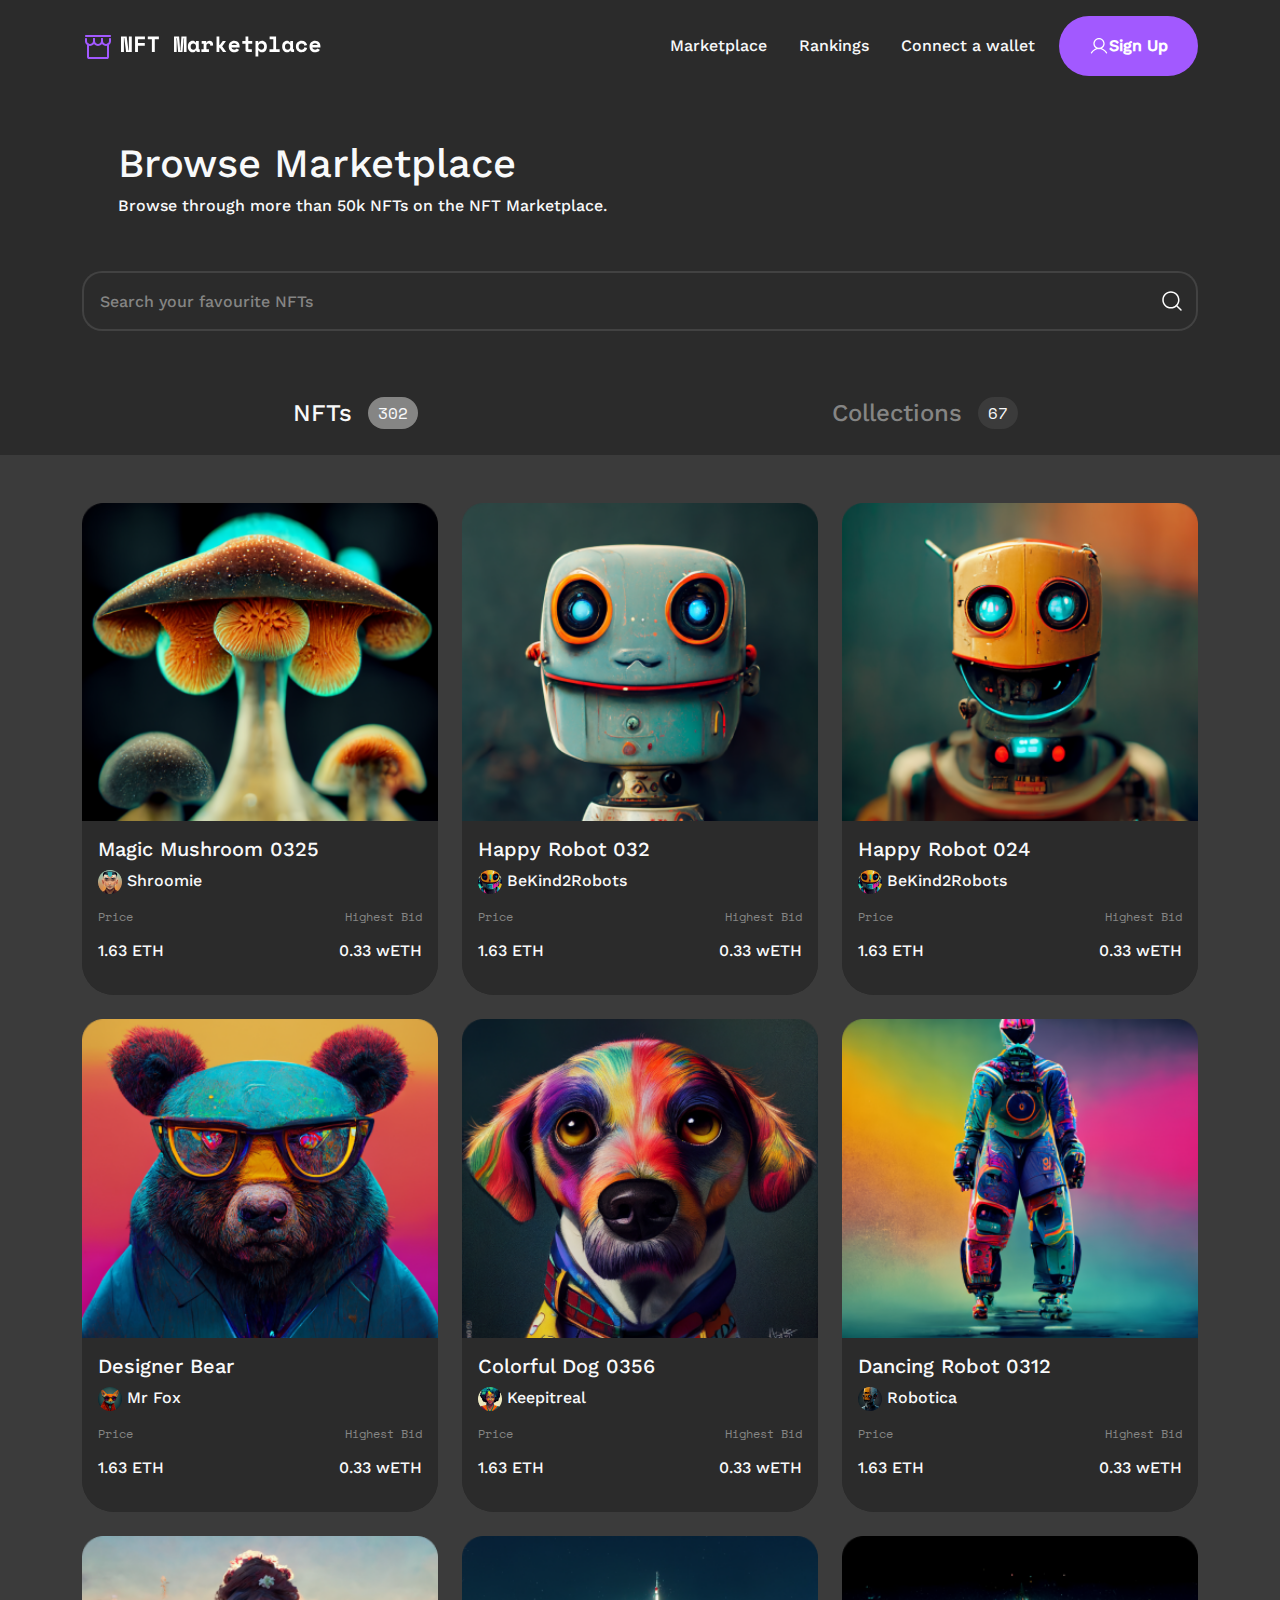
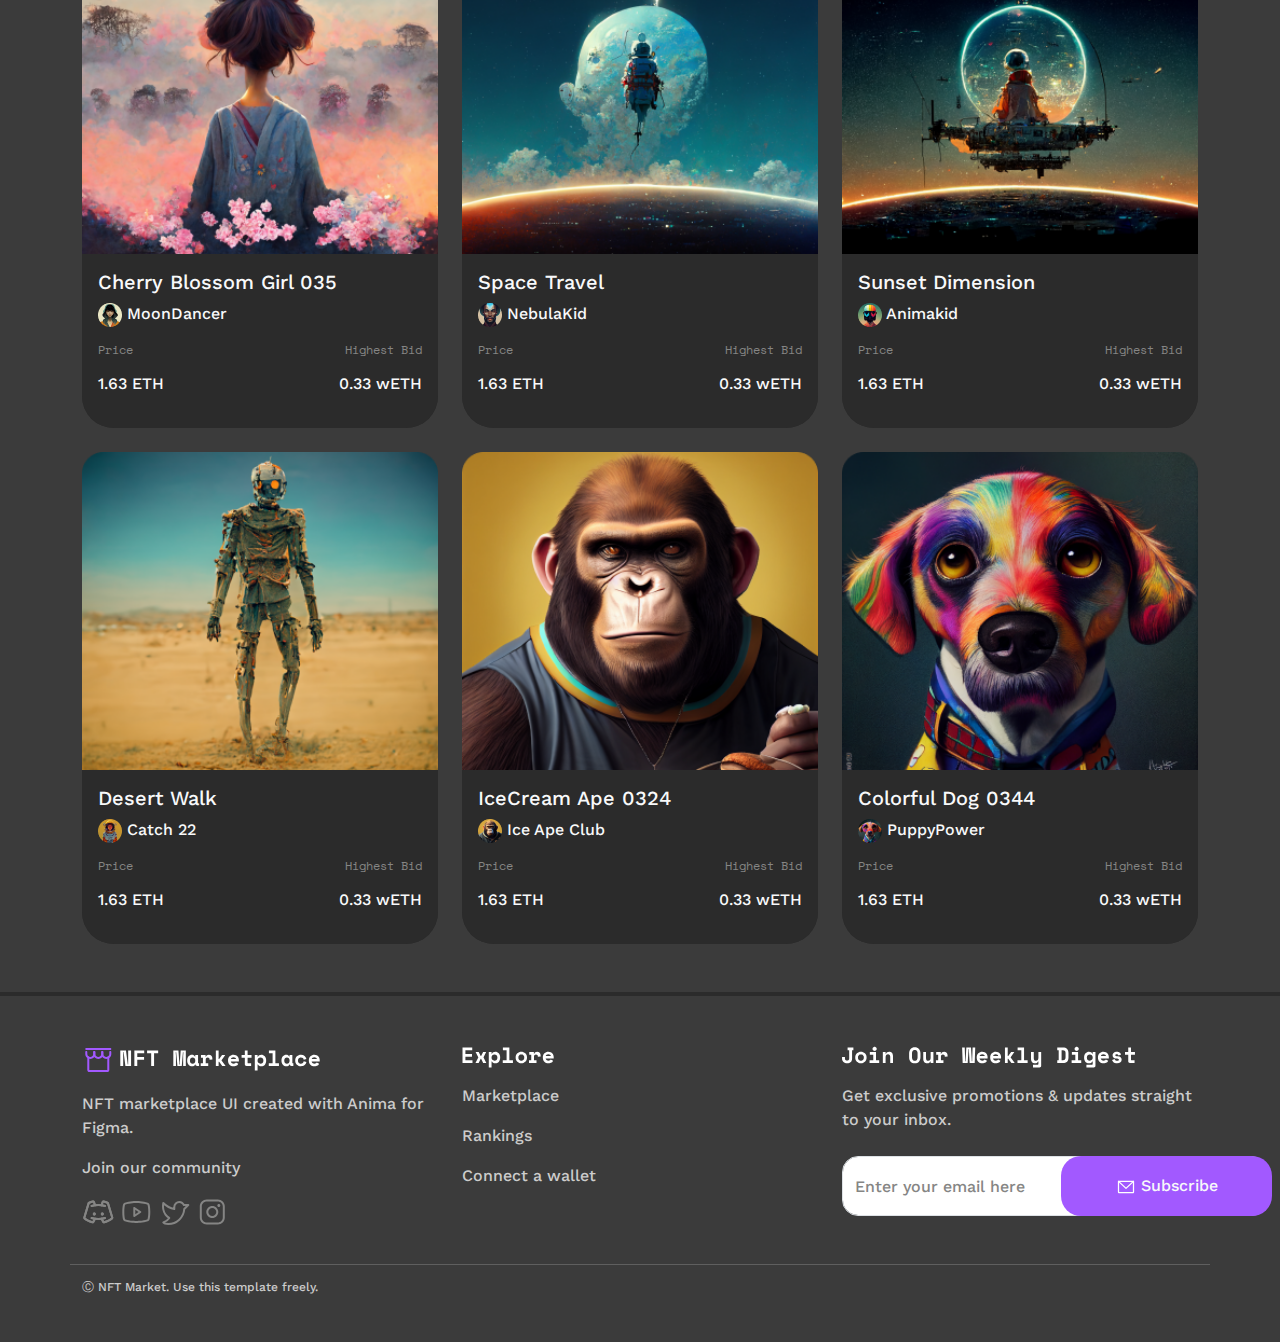
<file: index5.html>
<!DOCTYPE html>
<html lang="en">
<head>
    <meta charset="UTF-8">
    <meta name="viewport" content="width=device-width, initial-scale=1.0">
    <link href="https://cdn.jsdelivr.net/npm/bootstrap@5.3.0/dist/css/bootstrap.min.css" rel="stylesheet">
    <script src="https://cdn.jsdelivr.net/npm/bootstrap@5.3.0/dist/js/bootstrap.bundle.min.js"></script>
    <link rel="stylesheet" href="./css/style5.css">
    <title>Marketplace</title>
</head>
<body>
  <!--Navigation-->
    <nav class="navbar navbar-expand-lg navbar-dark p-3">
        <div class="container">
            <a class="navbar-brand" href="index.html">
                <svg width="32" height="32" viewBox="0 0 32 32" fill="none" xmlns="http://www.w3.org/2000/svg">
                        <path fill-rule="evenodd" clip-rule="evenodd" d="M6 12.4502C6.55228 12.4502 7 12.8979 7 13.4502V26.0002H25V13.4502C25 12.8979 25.4477 12.4502 26 12.4502C26.5523 12.4502 27 12.8979 27 13.4502V26.0002C27 26.5306 26.7893 27.0393 26.4142 27.4144C26.0391 27.7895 25.5304 28.0002 25 28.0002H7C6.46957 28.0002 5.96086 27.7895 5.58579 27.4144C5.21071 27.0393 5 26.5306 5 26.0002V13.4502C5 12.8979 5.44772 12.4502 6 12.4502Z" fill="#A259FF"/>
                        <path fill-rule="evenodd" clip-rule="evenodd" d="M3 5C3 4.44772 3.44772 4 4 4H28C28.5523 4 29 4.44772 29 5C29 5.55228 28.5523 6 28 6H4C3.44772 6 3 5.55228 3 5Z" fill="#A259FF"/>
                        <path fill-rule="evenodd" clip-rule="evenodd" d="M4 7C4.55228 7 5 7.44772 5 8V10C5 10.7956 5.31607 11.5587 5.87868 12.1213C6.44129 12.6839 7.20435 13 8 13C8.79565 13 9.55871 12.6839 10.1213 12.1213C10.6839 11.5587 11 10.7956 11 10V8C11 7.44772 11.4477 7 12 7C12.5523 7 13 7.44772 13 8V10C13 11.3261 12.4732 12.5979 11.5355 13.5355C10.5979 14.4732 9.32608 15 8 15C6.67392 15 5.40215 14.4732 4.46447 13.5355C3.52678 12.5979 3 11.3261 3 10V8C3 7.44772 3.44772 7 4 7Z" fill="#A259FF"/>
                        <path fill-rule="evenodd" clip-rule="evenodd" d="M12 7C12.5523 7 13 7.44772 13 8V10C13 10.7956 13.3161 11.5587 13.8787 12.1213C14.4413 12.6839 15.2044 13 16 13C16.7956 13 17.5587 12.6839 18.1213 12.1213C18.6839 11.5587 19 10.7956 19 10V8C19 7.44772 19.4477 7 20 7C20.5523 7 21 7.44772 21 8V10C21 11.3261 20.4732 12.5979 19.5355 13.5355C18.5979 14.4732 17.3261 15 16 15C14.6739 15 13.4021 14.4732 12.4645 13.5355C11.5268 12.5979 11 11.3261 11 10V8C11 7.44772 11.4477 7 12 7Z" fill="#A259FF"/>
                        <path fill-rule="evenodd" clip-rule="evenodd" d="M20 7C20.5523 7 21 7.44772 21 8V10C21 10.7956 21.3161 11.5587 21.8787 12.1213C22.4413 12.6839 23.2044 13 24 13C24.7956 13 25.5587 12.6839 26.1213 12.1213C26.6839 11.5587 27 10.7956 27 10V8C27 7.44772 27.4477 7 28 7C28.5523 7 29 7.44772 29 8V10C29 11.3261 28.4732 12.5979 27.5355 13.5355C26.5979 14.4732 25.3261 15 24 15C22.6739 15 21.4021 14.4732 20.4645 13.5355C19.5268 12.5979 19 11.3261 19 10V8C19 7.44772 19.4477 7 20 7Z" fill="#A259FF"/>
                </svg>
                        
                <svg width="200" height="21" viewBox="0 0 200 21" fill="none" xmlns="http://www.w3.org/2000/svg">
                        <path d="M7.48 14.5476H7.876V0.599609H10.78V15.9996H5.104L3.3 2.05161H2.904V15.9996H0V0.599609H5.676L7.48 14.5476Z" fill="white"/>
                        <path d="M14.0647 0.599609H23.9207V3.37161H16.9687V6.89161H23.7887V9.66361H16.9687V15.9996H14.0647V0.599609Z" fill="white"/>
                        <path d="M26.7874 0.599609H37.8754V3.37161H33.7834V15.9996H30.8794V3.37161H26.7874V0.599609Z" fill="white"/>
                        <path d="M53.0248 0.599609H58.1288L59.0088 12.1716V14.4156H59.5368V12.1716L60.4168 0.599609H65.5208V15.9996H62.8808V5.70361L63.1448 2.18361H62.6168L61.4728 15.9996H57.1168L55.9288 2.18361H55.4008L55.6648 5.70361V15.9996H53.0248V0.599609Z" fill="white"/>
                        <path d="M74.7895 14.4156C74.4962 15.1049 74.0855 15.5963 73.5575 15.8896C73.0295 16.1683 72.4135 16.3076 71.7095 16.3076C71.0495 16.3076 70.4262 16.1829 69.8395 15.9336C69.2675 15.6843 68.7615 15.3176 68.3215 14.8336C67.8815 14.3496 67.5295 13.7629 67.2655 13.0736C67.0162 12.3843 66.8915 11.5996 66.8915 10.7196V10.3676C66.8915 9.50228 67.0162 8.72494 67.2655 8.03561C67.5148 7.34628 67.8522 6.75961 68.2775 6.27561C68.7028 5.79161 69.1942 5.42494 69.7515 5.17561C70.3235 4.91161 70.9322 4.77961 71.5775 4.77961C72.3549 4.77961 72.9782 4.91161 73.4475 5.17561C73.9315 5.43961 74.3129 5.85028 74.5915 6.40761H74.9875V5.08761H77.7595V12.6996C77.7595 13.1396 77.9575 13.3596 78.3535 13.3596H78.7715V15.9996H76.8795C76.3809 15.9996 75.9702 15.8529 75.6475 15.5596C75.3395 15.2663 75.1855 14.8849 75.1855 14.4156H74.7895ZM72.3255 13.6676C73.1322 13.6676 73.7775 13.4036 74.2615 12.8756C74.7455 12.3329 74.9875 11.5996 74.9875 10.6756V10.4116C74.9875 9.48761 74.7455 8.76161 74.2615 8.23361C73.7775 7.69094 73.1322 7.41961 72.3255 7.41961C71.5189 7.41961 70.8735 7.69094 70.3895 8.23361C69.9055 8.76161 69.6635 9.48761 69.6635 10.4116V10.6756C69.6635 11.5996 69.9055 12.3329 70.3895 12.8756C70.8735 13.4036 71.5189 13.6676 72.3255 13.6676Z" fill="white"/>
                        <path d="M80.6702 5.08761H85.2902V6.67161H85.6862C85.8915 6.07028 86.2362 5.60828 86.7202 5.28561C87.2189 4.94828 87.8129 4.77961 88.5022 4.77961C89.5876 4.77961 90.4602 5.12428 91.1202 5.81361C91.7802 6.48828 92.1102 7.52228 92.1102 8.91561V9.39961L89.2502 9.66361V9.35561C89.2502 8.75428 89.0962 8.27761 88.7882 7.92561C88.4802 7.55894 88.0182 7.37561 87.4022 7.37561C86.7862 7.37561 86.3022 7.58828 85.9502 8.01361C85.5982 8.43894 85.4222 9.04761 85.4222 9.83961V13.3596H87.9302V15.9996H80.4062V13.3596H82.6502V7.72761H80.6702V5.08761Z" fill="white"/>
                        <path d="M98.3209 9.09161H98.8489L101.753 5.08761H104.789V5.21961L101.269 10.2136V10.6096L105.141 15.8676V15.9996H101.973L98.8489 11.7316H98.3209V15.9996H95.5489V0.599609H98.3209V9.09161Z" fill="white"/>
                        <path d="M110.582 11.4456C110.596 11.7683 110.67 12.0689 110.802 12.3476C110.948 12.6116 111.139 12.8463 111.374 13.0516C111.623 13.2423 111.902 13.3963 112.21 13.5136C112.532 13.6163 112.87 13.6676 113.222 13.6676C113.911 13.6676 114.439 13.5503 114.806 13.3156C115.172 13.0663 115.436 12.7729 115.598 12.4356L117.974 13.7556C117.842 14.0343 117.658 14.3276 117.424 14.6356C117.189 14.9289 116.881 15.2003 116.5 15.4496C116.133 15.6989 115.678 15.9043 115.136 16.0656C114.608 16.2269 113.984 16.3076 113.266 16.3076C112.444 16.3076 111.696 16.1756 111.022 15.9116C110.347 15.6476 109.76 15.2663 109.262 14.7676C108.778 14.2689 108.396 13.6603 108.118 12.9416C107.854 12.2229 107.722 11.4089 107.722 10.4996V10.3676C107.722 9.53161 107.861 8.76894 108.14 8.07961C108.433 7.39028 108.829 6.80361 109.328 6.31961C109.826 5.83561 110.406 5.46161 111.066 5.19761C111.74 4.91894 112.459 4.77961 113.222 4.77961C114.16 4.77961 114.967 4.94828 115.642 5.28561C116.316 5.60828 116.874 6.02628 117.314 6.53961C117.754 7.03828 118.076 7.59561 118.282 8.21161C118.487 8.81294 118.59 9.39961 118.59 9.97161V11.4456H110.582ZM113.2 7.28761C112.496 7.28761 111.924 7.47094 111.484 7.83761C111.044 8.18961 110.758 8.60028 110.626 9.06961H115.774C115.686 8.55628 115.407 8.13094 114.938 7.79361C114.483 7.45628 113.904 7.28761 113.2 7.28761Z" fill="white"/>
                        <path d="M121.302 5.08761H124.536V0.599609H127.308V5.08761H131.246V7.72761H127.308V12.6996C127.308 13.1396 127.506 13.3596 127.902 13.3596H130.85V15.9996H126.23C125.732 15.9996 125.321 15.8383 124.998 15.5156C124.69 15.1929 124.536 14.7823 124.536 14.2836V7.72761H121.302V5.08761Z" fill="white"/>
                        <path d="M137.281 20.3996H134.509V5.08761H137.281V6.67161H137.677C137.97 6.07028 138.396 5.60828 138.953 5.28561C139.51 4.94828 140.222 4.77961 141.087 4.77961C141.732 4.77961 142.341 4.90428 142.913 5.15361C143.5 5.40294 144.006 5.76961 144.431 6.25361C144.871 6.72294 145.216 7.30228 145.465 7.99161C145.729 8.68094 145.861 9.46561 145.861 10.3456V10.7416C145.861 11.6363 145.736 12.4283 145.487 13.1176C145.238 13.8069 144.9 14.3936 144.475 14.8776C144.05 15.3469 143.544 15.7063 142.957 15.9556C142.385 16.1903 141.762 16.3076 141.087 16.3076C140.588 16.3076 140.156 16.2563 139.789 16.1536C139.422 16.0509 139.1 15.9116 138.821 15.7356C138.557 15.5596 138.33 15.3616 138.139 15.1416C137.963 14.9069 137.809 14.6649 137.677 14.4156H137.281V20.3996ZM140.185 13.6676C141.05 13.6676 141.747 13.4036 142.275 12.8756C142.818 12.3329 143.089 11.5996 143.089 10.6756V10.4116C143.089 9.48761 142.818 8.76161 142.275 8.23361C141.747 7.69094 141.05 7.41961 140.185 7.41961C139.32 7.41961 138.616 7.69828 138.073 8.25561C137.545 8.79828 137.281 9.51694 137.281 10.4116V10.6756C137.281 11.5703 137.545 12.2963 138.073 12.8536C138.616 13.3963 139.32 13.6676 140.185 13.6676Z" fill="white"/>
                        <path d="M148.486 13.3596H152.314V3.23961H148.618V0.599609H155.086V13.3596H158.65V15.9996H148.486V13.3596Z" fill="white"/>
                        <path d="M169.084 14.4156C168.791 15.1049 168.38 15.5963 167.852 15.8896C167.324 16.1683 166.708 16.3076 166.004 16.3076C165.344 16.3076 164.721 16.1829 164.134 15.9336C163.562 15.6843 163.056 15.3176 162.616 14.8336C162.176 14.3496 161.824 13.7629 161.56 13.0736C161.311 12.3843 161.186 11.5996 161.186 10.7196V10.3676C161.186 9.50228 161.311 8.72494 161.56 8.03561C161.81 7.34628 162.147 6.75961 162.572 6.27561C162.998 5.79161 163.489 5.42494 164.046 5.17561C164.618 4.91161 165.227 4.77961 165.872 4.77961C166.65 4.77961 167.273 4.91161 167.742 5.17561C168.226 5.43961 168.608 5.85028 168.886 6.40761H169.282V5.08761H172.054V12.6996C172.054 13.1396 172.252 13.3596 172.648 13.3596H173.066V15.9996H171.174C170.676 15.9996 170.265 15.8529 169.942 15.5596C169.634 15.2663 169.48 14.8849 169.48 14.4156H169.084ZM166.62 13.6676C167.427 13.6676 168.072 13.4036 168.556 12.8756C169.04 12.3329 169.282 11.5996 169.282 10.6756V10.4116C169.282 9.48761 169.04 8.76161 168.556 8.23361C168.072 7.69094 167.427 7.41961 166.62 7.41961C165.814 7.41961 165.168 7.69094 164.684 8.23361C164.2 8.76161 163.958 9.48761 163.958 10.4116V10.6756C163.958 11.5996 164.2 12.3329 164.684 12.8756C165.168 13.4036 165.814 13.6676 166.62 13.6676Z" fill="white"/>
                        <path d="M186.141 11.9956C185.892 13.2863 185.298 14.3276 184.359 15.1196C183.435 15.9116 182.196 16.3076 180.641 16.3076C179.834 16.3076 179.079 16.1829 178.375 15.9336C177.686 15.6843 177.084 15.3249 176.571 14.8556C176.058 14.3863 175.654 13.8069 175.361 13.1176C175.068 12.4283 174.921 11.6436 174.921 10.7636V10.4996C174.921 9.61961 175.068 8.82761 175.361 8.12361C175.654 7.41961 176.058 6.81828 176.571 6.31961C177.099 5.82094 177.708 5.43961 178.397 5.17561C179.101 4.91161 179.849 4.77961 180.641 4.77961C182.166 4.77961 183.398 5.17561 184.337 5.96761C185.29 6.75961 185.892 7.80094 186.141 9.09161L183.413 9.79561C183.325 9.15028 183.046 8.59295 182.577 8.12361C182.108 7.65428 181.448 7.41961 180.597 7.41961C180.201 7.41961 179.827 7.49294 179.475 7.63961C179.123 7.78628 178.815 7.99894 178.551 8.27761C178.287 8.54161 178.074 8.87161 177.913 9.26761C177.766 9.64894 177.693 10.0816 177.693 10.5656V10.6976C177.693 11.1816 177.766 11.6143 177.913 11.9956C178.074 12.3623 178.287 12.6703 178.551 12.9196C178.815 13.1689 179.123 13.3596 179.475 13.4916C179.827 13.6089 180.201 13.6676 180.597 13.6676C181.448 13.6676 182.093 13.4549 182.533 13.0296C182.988 12.6043 183.281 12.0323 183.413 11.3136L186.141 11.9956Z" fill="white"/>
                        <path d="M191.406 11.4456C191.421 11.7683 191.494 12.0689 191.626 12.3476C191.773 12.6116 191.963 12.8463 192.198 13.0516C192.447 13.2423 192.726 13.3963 193.034 13.5136C193.357 13.6163 193.694 13.6676 194.046 13.6676C194.735 13.6676 195.263 13.5503 195.63 13.3156C195.997 13.0663 196.261 12.7729 196.422 12.4356L198.798 13.7556C198.666 14.0343 198.483 14.3276 198.248 14.6356C198.013 14.9289 197.705 15.2003 197.324 15.4496C196.957 15.6989 196.503 15.9043 195.96 16.0656C195.432 16.2269 194.809 16.3076 194.09 16.3076C193.269 16.3076 192.521 16.1756 191.846 15.9116C191.171 15.6476 190.585 15.2663 190.086 14.7676C189.602 14.2689 189.221 13.6603 188.942 12.9416C188.678 12.2229 188.546 11.4089 188.546 10.4996V10.3676C188.546 9.53161 188.685 8.76894 188.964 8.07961C189.257 7.39028 189.653 6.80361 190.152 6.31961C190.651 5.83561 191.23 5.46161 191.89 5.19761C192.565 4.91894 193.283 4.77961 194.046 4.77961C194.985 4.77961 195.791 4.94828 196.466 5.28561C197.141 5.60828 197.698 6.02628 198.138 6.53961C198.578 7.03828 198.901 7.59561 199.106 8.21161C199.311 8.81294 199.414 9.39961 199.414 9.97161V11.4456H191.406ZM194.024 7.28761C193.32 7.28761 192.748 7.47094 192.308 7.83761C191.868 8.18961 191.582 8.60028 191.45 9.06961H196.598C196.51 8.55628 196.231 8.13094 195.762 7.79361C195.307 7.45628 194.728 7.28761 194.024 7.28761Z" fill="white"/>
                </svg>     
            </a>
            <button class="navbar-toggler" type="button" data-bs-toggle="collapse" data-bs-target="#navbarTogglerDemo03" aria-controls="navbarTogglerDemo03">
                <svg width="24" height="24" viewBox="0 0 24 24" fill="none" xmlns="http://www.w3.org/2000/svg">
                        <path fill-rule="evenodd" clip-rule="evenodd" d="M3 12C3 11.5858 3.33579 11.25 3.75 11.25H20.25C20.6642 11.25 21 11.5858 21 12C21 12.4142 20.6642 12.75 20.25 12.75H3.75C3.33579 12.75 3 12.4142 3 12Z" fill="white"/>
                        <path fill-rule="evenodd" clip-rule="evenodd" d="M3 6C3 5.58579 3.33579 5.25 3.75 5.25H15C15.4142 5.25 15.75 5.58579 15.75 6C15.75 6.41421 15.4142 6.75 15 6.75H3.75C3.33579 6.75 3 6.41421 3 6Z" fill="white"/>
                        <path fill-rule="evenodd" clip-rule="evenodd" d="M3 18C3 17.5858 3.33579 17.25 3.75 17.25H15C15.4142 17.25 15.75 17.5858 15.75 18C15.75 18.4142 15.4142 18.75 15 18.75H3.75C3.33579 18.75 3 18.4142 3 18Z" fill="white"/>
                </svg>   
            </button>

            <div class="collapse navbar-collapse" id="navbarTogglerDemo03" >
                <ul class="navbar-nav ms-auto d-flex align-items-center">
                    <li class="nav-item me-3">
                        <a class="nav-link text-light " href="index5.html">Marketplace</a>
                    </li>
                    <li class="nav-item me-3">
                        <a class="nav-link text-light " href="index6.html">Rankings</a>
                    </li>
                    <li class="nav-item me-3">
                        <a class="nav-link text-light " href="index3.html">Connect a wallet</a>
                    </li>
                    <li class="nav-item">
                        <a class="sign-up rounded-5 d-flex align-items-center justify-content-center" href="index1.html">
                        <svg width="20" height="20" viewBox="0 0 20 20" fill="none" xmlns="http://www.w3.org/2000/svg">
                            <path fill="currentColor" clip-rule="evenodd" d="M10 3.125C7.58375 3.125 5.625 5.08375 5.625 7.5C5.625 9.91625 7.58375 11.875 10 11.875C12.4162 11.875 14.375 9.91625 14.375 7.5C14.375 5.08375 12.4162 3.125 10 3.125ZM4.375 7.5C4.375 4.3934 6.8934 1.875 10 1.875C13.1066 1.875 15.625 4.3934 15.625 7.5C15.625 10.6066 13.1066 13.125 10 13.125C6.8934 13.125 4.375 10.6066 4.375 7.5Z" fill="white"/>
                            <path fill="currentColor"  clip-rule="evenodd" d="M9.99998 13.1245C8.57362 13.1245 7.17239 13.5 5.93716 14.2132C4.70193 14.9265 3.67622 15.9523 2.96315 17.1877C2.79059 17.4866 2.40836 17.5891 2.10941 17.4165C1.81046 17.2439 1.708 16.8617 1.88056 16.5628C2.70333 15.1374 3.88684 13.9537 5.31211 13.1307C6.73738 12.3078 8.35418 11.8745 9.99998 11.8745C11.6458 11.8745 13.2626 12.3078 14.6879 13.1307C16.1131 13.9537 17.2966 15.1374 18.1194 16.5628C18.292 16.8617 18.1895 17.2439 17.8906 17.4165C17.5916 17.5891 17.2094 17.4866 17.0368 17.1877C16.3237 15.9523 15.298 14.9265 14.0628 14.2132C12.8276 13.5 11.4263 13.1245 9.99998 13.1245Z" fill="white"/>
                        </svg>   
                        Sign Up
                        </a>
                    </li>
                </ul>
            </div>
        </div>
    </nav>
  <!--End Navigation-->

  <!--First chapter-->
    <div class="container">
        <div class="row">
            <div class="col-12 p-5">
                <h1 class="text-light">Browse Marketplace</h1>
                <h6 class="text-light">Browse through more than 50k NFTs on the NFT Marketplace.</h6>
            </div>
        </div>
        
        <div class="row mb-5">
            <div class="col-12">
                <div class="input-group mb-3">
                    <input type="text" class="Sear outline-none ps-3 form-control border-end-0 text-light outline" placeholder="Search your favourite NFTs"  >
                    <span class="loop input-group-text border-start-0" >
                        <svg class="" width="24" height="24" viewBox="0 0 24 24" fill="none" xmlns="http://www.w3.org/2000/svg">
                        <path fill-rule="evenodd" clip-rule="evenodd" d="M10.875 3.75C6.93997 3.75 3.75 6.93997 3.75 10.875C3.75 14.81 6.93997 18 10.875 18C14.81 18 18 14.81 18 10.875C18 6.93997 14.81 3.75 10.875 3.75ZM2.25 10.875C2.25 6.11154 6.11154 2.25 10.875 2.25C15.6385 2.25 19.5 6.11154 19.5 10.875C19.5 15.6385 15.6385 19.5 10.875 19.5C6.11154 19.5 2.25 15.6385 2.25 10.875Z" fill="white"/>
                        <path fill-rule="evenodd" clip-rule="evenodd" d="M15.9135 15.9133C16.2064 15.6204 16.6813 15.6204 16.9742 15.9133L21.5304 20.4695C21.8233 20.7624 21.8233 21.2373 21.5304 21.5302C21.2375 21.8231 20.7627 21.8231 20.4698 21.5302L15.9135 16.9739C15.6206 16.681 15.6206 16.2062 15.9135 15.9133Z" fill="white"/>
                        </svg>
                    </span>
                </div>
            </div>
        </div>
    </div>

    <div class="container mt-5 d-none d-md-block">
        <div class="row mb-4">
            <div class="col-md-6 d-flex justify-content-center align-items-center">
                <div class="text-light fs-4 pe-3">NFTs</div>
                <div class="number d-flex justify-content-center align-items-center text-light">302</div>
            </div>
            <div class="col-md-6 d-flex justify-content-center align-items-center">
                <div class="Collections fs-4 pe-3">Collections</div>
                <div class="number2 d-flex justify-content-center align-items-center text-light">67</div>
            </div>
        </div>
    </div>

    <!--For mobile-->

    <div class="container mt-5 d-block d-md-none">
        <div class="row mb-4">
            <div class="col-12 d-flex justify-content-around align-items-center">
                <div class="col-md-6">
                    <div class="text-light fs-5">NFTs</div>
                </div>
                <div class="col-md-6">
                    <div class="Collections fs-5">Collections</div>
                </div>
            </div>
        </div>
    </div>

    <!--End of for mobile-->

  <!--End of the first Chapter-->

  <!--Seconf Chapter-->
    <div class="container-fluid"  style="background-color:#3B3B3B;">
        <div class="container pt-5">
            <div class="row">
                <div class="col-md-4">
                    <div class="card rounded-5 ">
                        <img src="./images/0325.png" class="card-img-top" alt="...">
                        <div class="card-body browse rounded-bottom-5">
                            <div class="col-12">
                                <h5 class="card-title text-light">Magic Mushroom 0325</h5>
                                <img src="./images/avatar.png">
                                <span class="card-text text-light">Shroomie</span>
                            </div>
                            <div class="row mt-3">
                                <div class="col-6">
                                    <p class="text-start">Price</p>
                                    <p class="text-light text-start">1.63 ETH</p>
                                </div>
                                <div class="col-6">
                                    <p class="text-end">Highest Bid</p>
                                    <p class="text-light text-end">0.33 wETH</p>
                                </div>
                            </div>
                        </div>
                    </div>
                </div>
                <div class="col-md-4 d-none d-md-block">
                    <div class="card rounded-5">
                        <img src="./images/032.png" class="card-img-top" alt="...">
                        <div class="card-body browse rounded-bottom-5">
                            <div class="col-12">
                                <h5 class="card-title text-light">Happy Robot 032</h5>
                                <img src="./images/bekind2.png">
                                <span class="card-text text-light">BeKind2Robots</span>
                            </div>
                            <div class="row mt-3">
                                <div class="col-6">
                                    <p class="text-start">Price</p>
                                    <p class="text-light text-start">1.63 ETH</p>
                                </div>
                                <div class="col-6">
                                    <p class="text-end">Highest Bid</p>
                                    <p class="text-light text-end">0.33 wETH</p>
                                </div>
                            </div>
                        </div>
                    </div>
                </div>
                <div class="col-md-4 d-none d-md-block">
                    <div class="card rounded-5">
                        <img src="./images/024.png" class="card-img-top" alt="...">
                        <div class="card-body browse rounded-bottom-5">
                            <div class="col-12">
                                <h5 class="card-title text-light">Happy Robot 024</h5>
                                <img src="./images/bekind2.png">
                                <span class="card-text text-light">BeKind2Robots</span>
                            </div>
                            <div class="row mt-3">
                                <div class="col-6">
                                    <p class="text-start">Price</p>
                                    <p class="text-light text-start">1.63 ETH</p>
                                </div>
                                <div class="col-6">
                                    <p class="text-end">Highest Bid</p>
                                    <p class="text-light text-end">0.33 wETH</p>
                                </div>
                            </div>
                        </div>
                    </div>
                </div>
            </div>    

            <!--For mobile-->

            <div class="col-md-4 d-block d-md-none mt-4">
                <div class="card rounded-5">
                    <img src="./images/024.png" class="card-img-top" alt="...">
                    <div class="card-body browse rounded-bottom-5">
                        <div class="col-12">
                            <h5 class="card-title text-light">Happy Robot 024</h5>
                            <img src="./images/bekind2.png">
                            <span class="card-text text-light">BeKind2Robots</span>
                        </div>
                        <div class="row mt-3">
                            <div class="col-6">
                                <p class="text-start">Price</p>
                                <p class="text-light text-start">1.63 ETH</p>
                            </div>
                            <div class="col-6">
                                <p class="text-end">Highest Bid</p>
                                <p class="text-light text-end">0.33 wETH</p>
                            </div>
                        </div>
                    </div>
                </div>
            </div>

            <div class="col-md-4 d-block d-md-none mt-4">
                <div class="card rounded-5">
                    <img src="./images/032.png" class="card-img-top" alt="...">
                    <div class="card-body browse rounded-bottom-5">
                        <div class="col-12">
                            <h5 class="card-title text-light">Happy Robot 032</h5>
                            <img src="./images/bekind2.png">
                            <span class="card-text text-light">BeKind2Robots</span>
                        </div>
                        <div class="row mt-3">
                            <div class="col-6">
                                <p class="text-start">Price</p>
                                <p class="text-light text-start">1.63 ETH</p>
                            </div>
                            <div class="col-6">
                                <p class="text-end">Highest Bid</p>
                                <p class="text-light text-end">0.33 wETH</p>
                            </div>
                        </div>
                    </div>
                </div>
            </div>
            <!--End For mobile-->

            <div class="row mt-4">
                <div class="col-md-4">
                    <div class="card rounded-5 ">
                        <img src="./images/Designer bear.png" class="card-img-top" alt="...">
                        <div class="card-body browse rounded-bottom-5">
                            <div class="col-12">
                                <h5 class="card-title text-light">Designer Bear</h5>
                                <img src="./images/Fox.png">
                                <span class="card-text text-light">Mr Fox</span>
                            </div>
                            <div class="row mt-3">
                                <div class="col-6">
                                    <p class="text-start">Price</p>
                                    <p class="text-light text-start">1.63 ETH</p>
                                </div>
                                <div class="col-6">
                                    <p class="text-end">Highest Bid</p>
                                    <p class="text-light text-end">0.33 wETH</p>
                                </div>
                            </div>
                        </div>
                    </div>
                </div>
                <div class="col-md-4 d-none d-md-block">
                    <div class="card rounded-5">
                        <img src="./images/colorfuldog.png" class="card-img-top" alt="...">
                        <div class="card-body browse rounded-bottom-5">
                            <div class="col-12">
                                <h5 class="card-title text-light">Colorful Dog 0356</h5>
                                <img src="./images/spaceone.png">
                                <span class="card-text text-light">Keepitreal</span>
                            </div>
                            <div class="row mt-3">
                                <div class="col-6">
                                    <p class="text-start">Price</p>
                                    <p class="text-light text-start">1.63 ETH</p>
                                </div>
                                <div class="col-6">
                                    <p class="text-end">Highest Bid</p>
                                    <p class="text-light text-end">0.33 wETH</p>
                                </div>
                            </div>
                        </div>
                    </div>
                </div>
                <!--For mobile version-->

                <div class="col-md-4 d-block d-md-none mt-4">
                    <div class="card rounded-5">
                        <img src="./images/colorfuldog.png" class="card-img-top" alt="...">
                        <div class="card-body browse rounded-bottom-5">
                            <div class="col-12">
                                <h5 class="card-title text-light">Colorful Dog 0356</h5>
                                <img src="./images/spaceone.png">
                                <span class="card-text text-light">Keepitreal</span>
                            </div>
                            <div class="row mt-3">
                                <div class="col-6">
                                    <p class="text-start">Price</p>
                                    <p class="text-light text-start">1.63 ETH</p>
                                </div>
                                <div class="col-6">
                                    <p class="text-end">Highest Bid</p>
                                    <p class="text-light text-end">0.33 wETH</p>
                                </div>
                            </div>
                        </div>
                    </div>
                </div>
                <!--End of the Mobile version-->
                <div class="col-md-4  d-none d-md-block">
                    <div class="card rounded-5">
                        <img src="./images/0312.png" class="card-img-top" alt="...">
                        <div class="card-body browse rounded-bottom-5">
                            <div class="col-12">
                                <h5 class="card-title text-light">Dancing Robot 0312</h5>
                                <img src="./images/Robotico.png">
                                <span class="card-text text-light">Robotica</span>
                            </div>
                            <div class="row mt-3">
                                <div class="col-6">
                                    <p class="text-start">Price</p>
                                    <p class="text-light text-start">1.63 ETH</p>
                                </div>
                                <div class="col-6">
                                    <p class="text-end">Highest Bid</p>
                                    <p class="text-light text-end">0.33 wETH</p>
                                </div>
                            </div>
                        </div>
                    </div>
                </div>
            </div>    

            <div class="row mt-4">
                <div class="col-md-4 d-none d-md-block">
                    <div class="card rounded-5 ">
                        <img src="./images/blossom.png" class="card-img-top" alt="...">
                        <div class="card-body browse rounded-bottom-5">
                            <div class="col-12">
                                <h5 class="card-title text-light">Cherry Blossom Girl 035</h5>
                                <img src="./images/moondancer.png">
                                <span class="card-text text-light">MoonDancer</span>
                            </div>
                            <div class="row mt-3">
                                <div class="col-6">
                                    <p class="text-start">Price</p>
                                    <p class="text-light text-start">1.63 ETH</p>
                                </div>
                                <div class="col-6">
                                    <p class="text-end">Highest Bid</p>
                                    <p class="text-light text-end">0.33 wETH</p>
                                </div>
                            </div>
                        </div>
                    </div>
                </div>
                <div class="col-md-4 d-none d-md-block">
                    <div class="card rounded-5">
                        <img src="./images/spacetravel.png" class="card-img-top" alt="...">
                        <div class="card-body browse rounded-bottom-5">
                            <div class="col-12">
                                <h5 class="card-title text-light">Space Travel</h5>
                                <img src="./images/nebulakid.png">
                                <span class="card-text text-light">NebulaKid</span>
                            </div>
                            <div class="row mt-3">
                                <div class="col-6">
                                    <p class="text-start">Price</p>
                                    <p class="text-light text-start">1.63 ETH</p>
                                </div>
                                <div class="col-6">
                                    <p class="text-end">Highest Bid</p>
                                    <p class="text-light text-end">0.33 wETH</p>
                                </div>
                            </div>
                        </div>
                    </div>
                </div>
                <div class="col-md-4  d-none d-md-block">
                    <div class="card rounded-5">
                        <img src="./images/Sunset.png" class="card-img-top" alt="...">
                        <div class="card-body browse rounded-bottom-5">
                            <div class="col-12">
                                <h5 class="card-title text-light">Sunset Dimension</h5>
                                <img src="./images/animakidsmall.png">
                                <span class="card-text text-light">Animakid</span>
                            </div>
                            <div class="row mt-3">
                                <div class="col-6">
                                    <p class="text-start">Price</p>
                                    <p class="text-light text-start">1.63 ETH</p>
                                </div>
                                <div class="col-6">
                                    <p class="text-end">Highest Bid</p>
                                    <p class="text-light text-end">0.33 wETH</p>
                                </div>
                            </div>
                        </div>
                    </div>
                </div>
            </div>   

            <div class="row mt-4 pb-5">
                <div class="col-md-4 d-none d-md-block">
                    <div class="card rounded-5 ">
                        <img src="./images/desert.png" class="card-img-top" alt="...">
                        <div class="card-body browse rounded-bottom-5">
                            <div class="col-12">
                                <h5 class="card-title text-light">Desert Walk</h5>
                                <img src="./images/cotch.png">
                                <span class="card-text text-light">Catch 22</span>
                            </div>
                            <div class="row mt-3">
                                <div class="col-6">
                                    <p class="text-start">Price</p>
                                    <p class="text-light text-start">1.63 ETH</p>
                                </div>
                                <div class="col-6">
                                    <p class="text-end">Highest Bid</p>
                                    <p class="text-light text-end">0.33 wETH</p>
                                </div>
                            </div>
                        </div>
                    </div>
                </div>
                <div class="col-md-4 d-none d-md-block">
                    <div class="card rounded-5">
                        <img src="./images/Ice-cream.png" class="card-img-top" alt="...">
                        <div class="card-body browse rounded-bottom-5">
                            <div class="col-12">
                                <h5 class="card-title text-light">IceCream Ape 0324</h5>
                                <img src="./images/Iceape.png">
                                <span class="card-text text-light">Ice Ape Club</span>
                            </div>
                            <div class="row mt-3">
                                <div class="col-6">
                                    <p class="text-start">Price</p>
                                    <p class="text-light text-start">1.63 ETH</p>
                                </div>
                                <div class="col-6">
                                    <p class="text-end">Highest Bid</p>
                                    <p class="text-light text-end">0.33 wETH</p>
                                </div>
                            </div>
                        </div>
                    </div>
                </div>
                <div class="col-md-4 d-none d-md-block">
                    <div class="card rounded-5">
                        <img src="./images/colorfuldog.png" class="card-img-top" alt="...">
                        <div class="card-body browse rounded-bottom-5">
                            <div class="col-12">
                                <h5 class="card-title text-light">Colorful Dog 0344</h5>
                                <img src="./images/puppypower.png">
                                <span class="card-text text-light">PuppyPower</span>
                            </div>
                            <div class="row mt-3">
                                <div class="col-6">
                                    <p class="text-start">Price</p>
                                    <p class="text-light text-start">1.63 ETH</p>
                                </div>
                                <div class="col-6">
                                    <p class="text-end">Highest Bid</p>
                                    <p class="text-light text-end">0.33 wETH</p>
                                </div>
                            </div>
                        </div>
                    </div>
                </div>
            </div>   
        </div>
    </div>
  <!--End of the Second Chapter-->

  <!--Footer-->

  <div class="container-fluid footer w-100 d-flex align-items-center mt-1">
    <div class="container">
        <div class="row">
            <div class="col-md-4">
                <ul class="nav flex-column">
                    <li class="nav-item mt-5">
                        <svg width="33" height="32" viewBox="0 0 33 32" fill="none" xmlns="http://www.w3.org/2000/svg">
                            <path fill-rule="evenodd" clip-rule="evenodd" d="M6.29309 12.4502C6.84538 12.4502 7.29309 12.8979 7.29309 13.4502V26.0002H25.2931V13.4502C25.2931 12.8979 25.7408 12.4502 26.2931 12.4502C26.8454 12.4502 27.2931 12.8979 27.2931 13.4502V26.0002C27.2931 26.5306 27.0824 27.0393 26.7073 27.4144C26.3322 27.7895 25.8235 28.0002 25.2931 28.0002H7.29309C6.76266 28.0002 6.25395 27.7895 5.87888 27.4144C5.5038 27.0393 5.29309 26.5306 5.29309 26.0002V13.4502C5.29309 12.8979 5.74081 12.4502 6.29309 12.4502Z" fill="#A259FF"/>
                            <path fill-rule="evenodd" clip-rule="evenodd" d="M3.29309 5C3.29309 4.44772 3.74081 4 4.29309 4H28.2931C28.8454 4 29.2931 4.44772 29.2931 5C29.2931 5.55228 28.8454 6 28.2931 6H4.29309C3.74081 6 3.29309 5.55228 3.29309 5Z" fill="#A259FF"/>
                            <path fill-rule="evenodd" clip-rule="evenodd" d="M4.29309 7C4.84538 7 5.29309 7.44772 5.29309 8V10C5.29309 10.7956 5.60916 11.5587 6.17177 12.1213C6.73438 12.6839 7.49744 13 8.29309 13C9.08874 13 9.8518 12.6839 10.4144 12.1213C10.977 11.5587 11.2931 10.7956 11.2931 10V8C11.2931 7.44772 11.7408 7 12.2931 7C12.8454 7 13.2931 7.44772 13.2931 8V10C13.2931 11.3261 12.7663 12.5979 11.8286 13.5355C10.8909 14.4732 9.61917 15 8.29309 15C6.96701 15 5.69524 14.4732 4.75756 13.5355C3.81987 12.5979 3.29309 11.3261 3.29309 10V8C3.29309 7.44772 3.74081 7 4.29309 7Z" fill="#A259FF"/>
                            <path fill-rule="evenodd" clip-rule="evenodd" d="M12.2931 7C12.8454 7 13.2931 7.44772 13.2931 8V10C13.2931 10.7956 13.6092 11.5587 14.1718 12.1213C14.7344 12.6839 15.4974 13 16.2931 13C17.0887 13 17.8518 12.6839 18.4144 12.1213C18.977 11.5587 19.2931 10.7956 19.2931 10V8C19.2931 7.44772 19.7408 7 20.2931 7C20.8454 7 21.2931 7.44772 21.2931 8V10C21.2931 11.3261 20.7663 12.5979 19.8286 13.5355C18.8909 14.4732 17.6192 15 16.2931 15C14.967 15 13.6952 14.4732 12.7576 13.5355C11.8199 12.5979 11.2931 11.3261 11.2931 10V8C11.2931 7.44772 11.7408 7 12.2931 7Z" fill="#A259FF"/>
                            <path fill-rule="evenodd" clip-rule="evenodd" d="M20.2931 7C20.8454 7 21.2931 7.44772 21.2931 8V10C21.2931 10.7956 21.6092 11.5587 22.1718 12.1213C22.7344 12.6839 23.4974 13 24.2931 13C25.0887 13 25.8518 12.6839 26.4144 12.1213C26.977 11.5587 27.2931 10.7956 27.2931 10V8C27.2931 7.44772 27.7408 7 28.2931 7C28.8454 7 29.2931 7.44772 29.2931 8V10C29.2931 11.3261 28.7663 12.5979 27.8286 13.5355C26.8909 14.4732 25.6192 15 24.2931 15C22.967 15 21.6952 14.4732 20.7576 13.5355C19.8199 12.5979 19.2931 11.3261 19.2931 10V8C19.2931 7.44772 19.7408 7 20.2931 7Z" fill="#A259FF"/>
                        </svg>
                        <svg width="200" height="21" viewBox="0 0 200 21" fill="none" xmlns="http://www.w3.org/2000/svg">
                            <path d="M7.77309 14.5476H8.16909V0.599609H11.0731V15.9996H5.39709L3.59309 2.05161H3.19709V15.9996H0.293091V0.599609H5.96909L7.77309 14.5476Z" fill="white"/>
                            <path d="M14.3578 0.599609H24.2138V3.37161H17.2618V6.89161H24.0818V9.66361H17.2618V15.9996H14.3578V0.599609Z" fill="white"/>
                            <path d="M27.0805 0.599609H38.1685V3.37161H34.0765V15.9996H31.1725V3.37161H27.0805V0.599609Z" fill="white"/>
                            <path d="M53.3179 0.599609H58.4219L59.3019 12.1716V14.4156H59.8299V12.1716L60.7099 0.599609H65.8139V15.9996H63.1739V5.70361L63.4379 2.18361H62.9099L61.7659 15.9996H57.4099L56.2219 2.18361H55.6939L55.9579 5.70361V15.9996H53.3179V0.599609Z" fill="white"/>
                            <path d="M75.0826 14.4156C74.7893 15.1049 74.3786 15.5963 73.8506 15.8896C73.3226 16.1683 72.7066 16.3076 72.0026 16.3076C71.3426 16.3076 70.7193 16.1829 70.1326 15.9336C69.5606 15.6843 69.0546 15.3176 68.6146 14.8336C68.1746 14.3496 67.8226 13.7629 67.5586 13.0736C67.3093 12.3843 67.1846 11.5996 67.1846 10.7196V10.3676C67.1846 9.50228 67.3093 8.72494 67.5586 8.03561C67.8079 7.34628 68.1453 6.75961 68.5706 6.27561C68.9959 5.79161 69.4873 5.42494 70.0446 5.17561C70.6166 4.91161 71.2253 4.77961 71.8706 4.77961C72.6479 4.77961 73.2713 4.91161 73.7406 5.17561C74.2246 5.43961 74.6059 5.85028 74.8846 6.40761H75.2806V5.08761H78.0526V12.6996C78.0526 13.1396 78.2506 13.3596 78.6466 13.3596H79.0646V15.9996H77.1726C76.6739 15.9996 76.2633 15.8529 75.9406 15.5596C75.6326 15.2663 75.4786 14.8849 75.4786 14.4156H75.0826ZM72.6186 13.6676C73.4253 13.6676 74.0706 13.4036 74.5546 12.8756C75.0386 12.3329 75.2806 11.5996 75.2806 10.6756V10.4116C75.2806 9.48761 75.0386 8.76161 74.5546 8.23361C74.0706 7.69094 73.4253 7.41961 72.6186 7.41961C71.8119 7.41961 71.1666 7.69094 70.6826 8.23361C70.1986 8.76161 69.9566 9.48761 69.9566 10.4116V10.6756C69.9566 11.5996 70.1986 12.3329 70.6826 12.8756C71.1666 13.4036 71.8119 13.6676 72.6186 13.6676Z" fill="white"/>
                            <path d="M80.9633 5.08761H85.5833V6.67161H85.9793C86.1846 6.07028 86.5293 5.60828 87.0133 5.28561C87.512 4.94828 88.106 4.77961 88.7953 4.77961C89.8806 4.77961 90.7533 5.12428 91.4133 5.81361C92.0733 6.48828 92.4033 7.52228 92.4033 8.91561V9.39961L89.5433 9.66361V9.35561C89.5433 8.75428 89.3893 8.27761 89.0813 7.92561C88.7733 7.55894 88.3113 7.37561 87.6953 7.37561C87.0793 7.37561 86.5953 7.58828 86.2433 8.01361C85.8913 8.43894 85.7153 9.04761 85.7153 9.83961V13.3596H88.2233V15.9996H80.6993V13.3596H82.9433V7.72761H80.9633V5.08761Z" fill="white"/>
                            <path d="M98.614 9.09161H99.142L102.046 5.08761H105.082V5.21961L101.562 10.2136V10.6096L105.434 15.8676V15.9996H102.266L99.142 11.7316H98.614V15.9996H95.842V0.599609H98.614V9.09161Z" fill="white"/>
                            <path d="M110.875 11.4456C110.889 11.7683 110.963 12.0689 111.095 12.3476C111.241 12.6116 111.432 12.8463 111.667 13.0516C111.916 13.2423 112.195 13.3963 112.503 13.5136C112.825 13.6163 113.163 13.6676 113.515 13.6676C114.204 13.6676 114.732 13.5503 115.099 13.3156C115.465 13.0663 115.729 12.7729 115.891 12.4356L118.267 13.7556C118.135 14.0343 117.951 14.3276 117.717 14.6356C117.482 14.9289 117.174 15.2003 116.793 15.4496C116.426 15.6989 115.971 15.9043 115.429 16.0656C114.901 16.2269 114.277 16.3076 113.559 16.3076C112.737 16.3076 111.989 16.1756 111.315 15.9116C110.64 15.6476 110.053 15.2663 109.555 14.7676C109.071 14.2689 108.689 13.6603 108.411 12.9416C108.147 12.2229 108.015 11.4089 108.015 10.4996V10.3676C108.015 9.53161 108.154 8.76894 108.433 8.07961C108.726 7.39028 109.122 6.80361 109.621 6.31961C110.119 5.83561 110.699 5.46161 111.359 5.19761C112.033 4.91894 112.752 4.77961 113.515 4.77961C114.453 4.77961 115.26 4.94828 115.935 5.28561C116.609 5.60828 117.167 6.02628 117.607 6.53961C118.047 7.03828 118.369 7.59561 118.575 8.21161C118.78 8.81294 118.883 9.39961 118.883 9.97161V11.4456H110.875ZM113.493 7.28761C112.789 7.28761 112.217 7.47094 111.777 7.83761C111.337 8.18961 111.051 8.60028 110.919 9.06961H116.067C115.979 8.55628 115.7 8.13094 115.231 7.79361C114.776 7.45628 114.197 7.28761 113.493 7.28761Z" fill="white"/>
                            <path d="M121.595 5.08761H124.829V0.599609H127.601V5.08761H131.539V7.72761H127.601V12.6996C127.601 13.1396 127.799 13.3596 128.195 13.3596H131.143V15.9996H126.523C126.025 15.9996 125.614 15.8383 125.291 15.5156C124.983 15.1929 124.829 14.7823 124.829 14.2836V7.72761H121.595V5.08761Z" fill="white"/>
                            <path d="M137.574 20.3996H134.802V5.08761H137.574V6.67161H137.97C138.263 6.07028 138.689 5.60828 139.246 5.28561C139.803 4.94828 140.515 4.77961 141.38 4.77961C142.025 4.77961 142.634 4.90428 143.206 5.15361C143.793 5.40294 144.299 5.76961 144.724 6.25361C145.164 6.72294 145.509 7.30228 145.758 7.99161C146.022 8.68094 146.154 9.46561 146.154 10.3456V10.7416C146.154 11.6363 146.029 12.4283 145.78 13.1176C145.531 13.8069 145.193 14.3936 144.768 14.8776C144.343 15.3469 143.837 15.7063 143.25 15.9556C142.678 16.1903 142.055 16.3076 141.38 16.3076C140.881 16.3076 140.449 16.2563 140.082 16.1536C139.715 16.0509 139.393 15.9116 139.114 15.7356C138.85 15.5596 138.623 15.3616 138.432 15.1416C138.256 14.9069 138.102 14.6649 137.97 14.4156H137.574V20.3996ZM140.478 13.6676C141.343 13.6676 142.04 13.4036 142.568 12.8756C143.111 12.3329 143.382 11.5996 143.382 10.6756V10.4116C143.382 9.48761 143.111 8.76161 142.568 8.23361C142.04 7.69094 141.343 7.41961 140.478 7.41961C139.613 7.41961 138.909 7.69828 138.366 8.25561C137.838 8.79828 137.574 9.51694 137.574 10.4116V10.6756C137.574 11.5703 137.838 12.2963 138.366 12.8536C138.909 13.3963 139.613 13.6676 140.478 13.6676Z" fill="white"/>
                            <path d="M148.779 13.3596H152.607V3.23961H148.911V0.599609H155.379V13.3596H158.943V15.9996H148.779V13.3596Z" fill="white"/>
                            <path d="M169.378 14.4156C169.084 15.1049 168.674 15.5963 168.146 15.8896C167.618 16.1683 167.002 16.3076 166.298 16.3076C165.638 16.3076 165.014 16.1829 164.428 15.9336C163.856 15.6843 163.35 15.3176 162.91 14.8336C162.47 14.3496 162.118 13.7629 161.854 13.0736C161.604 12.3843 161.48 11.5996 161.48 10.7196V10.3676C161.48 9.50228 161.604 8.72494 161.854 8.03561C162.103 7.34628 162.44 6.75961 162.866 6.27561C163.291 5.79161 163.782 5.42494 164.34 5.17561C164.912 4.91161 165.52 4.77961 166.166 4.77961C166.943 4.77961 167.566 4.91161 168.036 5.17561C168.52 5.43961 168.901 5.85028 169.18 6.40761H169.576V5.08761H172.348V12.6996C172.348 13.1396 172.546 13.3596 172.942 13.3596H173.36V15.9996H171.468C170.969 15.9996 170.558 15.8529 170.236 15.5596C169.928 15.2663 169.774 14.8849 169.774 14.4156H169.378ZM166.914 13.6676C167.72 13.6676 168.366 13.4036 168.85 12.8756C169.334 12.3329 169.576 11.5996 169.576 10.6756V10.4116C169.576 9.48761 169.334 8.76161 168.85 8.23361C168.366 7.69094 167.72 7.41961 166.914 7.41961C166.107 7.41961 165.462 7.69094 164.978 8.23361C164.494 8.76161 164.252 9.48761 164.252 10.4116V10.6756C164.252 11.5996 164.494 12.3329 164.978 12.8756C165.462 13.4036 166.107 13.6676 166.914 13.6676Z" fill="white"/>
                            <path d="M186.434 11.9956C186.185 13.2863 185.591 14.3276 184.652 15.1196C183.728 15.9116 182.489 16.3076 180.934 16.3076C180.128 16.3076 179.372 16.1829 178.668 15.9336C177.979 15.6843 177.378 15.3249 176.864 14.8556C176.351 14.3863 175.948 13.8069 175.654 13.1176C175.361 12.4283 175.214 11.6436 175.214 10.7636V10.4996C175.214 9.61961 175.361 8.82761 175.654 8.12361C175.948 7.41961 176.351 6.81828 176.864 6.31961C177.392 5.82094 178.001 5.43961 178.69 5.17561C179.394 4.91161 180.142 4.77961 180.934 4.77961C182.46 4.77961 183.692 5.17561 184.63 5.96761C185.584 6.75961 186.185 7.80094 186.434 9.09161L183.706 9.79561C183.618 9.15028 183.34 8.59295 182.87 8.12361C182.401 7.65428 181.741 7.41961 180.89 7.41961C180.494 7.41961 180.12 7.49294 179.768 7.63961C179.416 7.78628 179.108 7.99894 178.844 8.27761C178.58 8.54161 178.368 8.87161 178.206 9.26761C178.06 9.64894 177.986 10.0816 177.986 10.5656V10.6976C177.986 11.1816 178.06 11.6143 178.206 11.9956C178.368 12.3623 178.58 12.6703 178.844 12.9196C179.108 13.1689 179.416 13.3596 179.768 13.4916C180.12 13.6089 180.494 13.6676 180.89 13.6676C181.741 13.6676 182.386 13.4549 182.826 13.0296C183.281 12.6043 183.574 12.0323 183.706 11.3136L186.434 11.9956Z" fill="white"/>
                            <path d="M191.699 11.4456C191.714 11.7683 191.787 12.0689 191.919 12.3476C192.066 12.6116 192.256 12.8463 192.491 13.0516C192.74 13.2423 193.019 13.3963 193.327 13.5136C193.65 13.6163 193.987 13.6676 194.339 13.6676C195.028 13.6676 195.556 13.5503 195.923 13.3156C196.29 13.0663 196.554 12.7729 196.715 12.4356L199.091 13.7556C198.959 14.0343 198.776 14.3276 198.541 14.6356C198.306 14.9289 197.998 15.2003 197.617 15.4496C197.25 15.6989 196.796 15.9043 196.253 16.0656C195.725 16.2269 195.102 16.3076 194.383 16.3076C193.562 16.3076 192.814 16.1756 192.139 15.9116C191.464 15.6476 190.878 15.2663 190.379 14.7676C189.895 14.2689 189.514 13.6603 189.235 12.9416C188.971 12.2229 188.839 11.4089 188.839 10.4996V10.3676C188.839 9.53161 188.978 8.76894 189.257 8.07961C189.55 7.39028 189.946 6.80361 190.445 6.31961C190.944 5.83561 191.523 5.46161 192.183 5.19761C192.858 4.91894 193.576 4.77961 194.339 4.77961C195.278 4.77961 196.084 4.94828 196.759 5.28561C197.434 5.60828 197.991 6.02628 198.431 6.53961C198.871 7.03828 199.194 7.59561 199.399 8.21161C199.604 8.81294 199.707 9.39961 199.707 9.97161V11.4456H191.699ZM194.317 7.28761C193.613 7.28761 193.041 7.47094 192.601 7.83761C192.161 8.18961 191.875 8.60028 191.743 9.06961H196.891C196.803 8.55628 196.524 8.13094 196.055 7.79361C195.6 7.45628 195.021 7.28761 194.317 7.28761Z" fill="white"/>
                        </svg>
                    </li>
                    <li class="nav-item mt-3">
                        <a href="#" class="grey">NFT marketplace UI created with Anima for Figma.</a>
                    </li>
                    <li class=" nav-item mt-3">
                        <a href="#" class="grey">Join our community</a>
                    </li>
                </ul>
        
                <div class="mt-3">
                    <svg width="33" height="32" viewBox="0 0 33 32" fill="none" xmlns="http://www.w3.org/2000/svg">
                    <path d="M12.2931 19.5C13.1215 19.5 13.7931 18.8284 13.7931 18C13.7931 17.1716 13.1215 16.5 12.2931 16.5C11.4647 16.5 10.7931 17.1716 10.7931 18C10.7931 18.8284 11.4647 19.5 12.2931 19.5Z" fill="#858584"/>
                    <path d="M20.2931 19.5C21.1215 19.5 21.7931 18.8284 21.7931 18C21.7931 17.1716 21.1215 16.5 20.2931 16.5C19.4647 16.5 18.7931 17.1716 18.7931 18C18.7931 18.8284 19.4647 19.5 20.2931 19.5Z" fill="#858584"/>
                    <path fill-rule="evenodd" clip-rule="evenodd" d="M16.2858 9.99959C14.118 9.98356 11.9609 10.3055 9.89223 10.9539C9.36522 11.119 8.8041 10.8257 8.63893 10.2987C8.47376 9.77168 8.76709 9.21056 9.2941 9.04539C11.5587 8.33563 13.92 7.98281 16.2932 7.99959C18.6663 7.98281 21.0276 8.33563 23.2922 9.04539C23.8192 9.21056 24.1126 9.77168 23.9474 10.2987C23.7822 10.8257 23.2211 11.119 22.6941 10.9539C20.6254 10.3055 18.4684 9.98356 16.3006 9.99959H16.2858Z" fill="#858584"/>
                    <path fill-rule="evenodd" clip-rule="evenodd" d="M8.63893 21.701C8.8041 21.1739 9.36522 20.8806 9.89223 21.0458C11.9609 21.6941 14.118 22.0161 16.2858 22.0001H16.3006C18.4684 22.0161 20.6254 21.6941 22.6941 21.0458C23.2211 20.8806 23.7822 21.1739 23.9474 21.701C24.1126 22.228 23.8192 22.7891 23.2922 22.9543C21.0276 23.664 18.6663 24.0168 16.2932 24C13.92 24.0168 11.5587 23.664 9.2941 22.9543C8.76709 22.7891 8.47376 22.228 8.63893 21.701Z" fill="#858584"/>
                    <path fill-rule="evenodd" clip-rule="evenodd" d="M20.513 4.81121C20.9435 4.56852 21.4482 4.49267 21.9309 4.59812C23.2485 4.88366 24.5384 5.28424 25.7859 5.79524C26.0667 5.90352 26.319 6.07496 26.523 6.29638C26.7293 6.52018 26.8806 6.78885 26.9651 7.08115L31.2009 21.2255C31.3114 21.594 31.314 21.9865 31.2083 22.3563C31.1026 22.7262 30.8931 23.0581 30.6047 23.3126L30.5995 23.3171C28.532 25.1161 25.7307 26.4777 22.5487 27.2577C22.1067 27.3703 21.6393 27.3265 21.2258 27.1336C20.814 26.9414 20.4813 26.6132 20.2834 26.2044L18.7751 23.2129C18.5265 22.7197 18.7247 22.1184 19.2179 21.8698C19.711 21.6211 20.3124 21.8194 20.561 22.3125L22.0735 25.3125L22.0746 25.3147C25.0125 24.5943 27.5066 23.3571 29.2866 21.8083L29.9431 22.5627L29.2815 21.8128C29.2833 21.8113 29.2846 21.8092 29.2852 21.8069C29.2859 21.8046 29.2859 21.8022 29.2852 21.7999L25.0491 7.65465C25.0456 7.65325 25.042 7.65182 25.0385 7.65037C23.8956 7.18149 22.7136 6.81412 21.5063 6.55253L21.5041 6.55205C21.5011 6.55139 21.498 6.55186 21.4953 6.55337C21.4929 6.55473 21.491 6.55684 21.49 6.55937L20.505 9.53905C20.3317 10.0634 19.7661 10.348 19.2417 10.1747C18.7173 10.0013 18.4328 9.43574 18.6061 8.91136L19.5965 5.91516C19.756 5.44707 20.0823 5.0541 20.513 4.81121Z" fill="#858584"/>
                    <path fill-rule="evenodd" clip-rule="evenodd" d="M11.0908 6.55337C11.0881 6.55186 11.085 6.55139 11.082 6.55205L11.0798 6.55252C9.87249 6.81412 8.69052 7.18148 7.54762 7.65037C7.54409 7.65182 7.54055 7.65324 7.53701 7.65465L3.30103 21.7996C3.30034 21.8019 3.30024 21.8046 3.3009 21.8069C3.30149 21.809 3.3026 21.8108 3.30412 21.8123C5.08381 23.3593 7.5762 24.5949 10.5115 25.3147L10.5126 25.3125L12.0251 22.3125C12.2738 21.8194 12.8751 21.6211 13.3682 21.8698C13.8614 22.1184 14.0596 22.7197 13.811 23.2129L12.3027 26.2045C12.1049 26.6132 11.7721 26.9414 11.3603 27.1336C10.9468 27.3265 10.4794 27.3703 10.0374 27.2577C6.85548 26.4777 4.05411 25.1161 1.98664 23.3171L1.98146 23.3126C1.69299 23.0581 1.48353 22.7262 1.37785 22.3563C1.27219 21.9865 1.27471 21.5942 1.38509 21.2258C1.38507 21.2259 1.38512 21.2257 1.38509 21.2258L5.62099 7.08117C5.70552 6.78887 5.85686 6.52019 6.06312 6.29638C6.26718 6.07496 6.51939 5.90352 6.8002 5.79524C8.04806 5.28409 9.33838 4.88344 10.6563 4.59788C11.1387 4.49279 11.643 4.5687 12.0731 4.81121C12.5039 5.05409 12.8301 5.44708 12.9896 5.91518L12.9926 5.92385L13.98 8.91136C14.1534 9.43574 13.8688 10.0013 13.3444 10.1747C12.82 10.348 12.2544 10.0634 12.0811 9.53905L11.0962 6.55937C11.0951 6.55684 11.0932 6.55473 11.0908 6.55337Z" fill="#858584"/>
                    <path d="M12.2931 19.5C13.1215 19.5 13.7931 18.8284 13.7931 18C13.7931 17.1716 13.1215 16.5 12.2931 16.5C11.4647 16.5 10.7931 17.1716 10.7931 18C10.7931 18.8284 11.4647 19.5 12.2931 19.5Z" fill="#858584"/>
                    <path d="M20.2931 19.5C21.1215 19.5 21.7931 18.8284 21.7931 18C21.7931 17.1716 21.1215 16.5 20.2931 16.5C19.4647 16.5 18.7931 17.1716 18.7931 18C18.7931 18.8284 19.4647 19.5 20.2931 19.5Z" fill="#858584"/>
                    <path fill-rule="evenodd" clip-rule="evenodd" d="M16.2858 9.99959C14.118 9.98356 11.9609 10.3055 9.89223 10.9539C9.36522 11.119 8.8041 10.8257 8.63893 10.2987C8.47376 9.77168 8.76709 9.21056 9.2941 9.04539C11.5587 8.33563 13.92 7.98281 16.2932 7.99959C18.6663 7.98281 21.0276 8.33563 23.2922 9.04539C23.8192 9.21056 24.1126 9.77168 23.9474 10.2987C23.7822 10.8257 23.2211 11.119 22.6941 10.9539C20.6254 10.3055 18.4684 9.98356 16.3006 9.99959H16.2858Z" fill="#858584"/>
                    <path fill-rule="evenodd" clip-rule="evenodd" d="M8.63893 21.701C8.8041 21.1739 9.36522 20.8806 9.89223 21.0458C11.9609 21.6941 14.118 22.0161 16.2858 22.0001H16.3006C18.4684 22.0161 20.6254 21.6941 22.6941 21.0458C23.2211 20.8806 23.7822 21.1739 23.9474 21.701C24.1126 22.228 23.8192 22.7891 23.2922 22.9543C21.0276 23.664 18.6663 24.0168 16.2932 24C13.92 24.0168 11.5587 23.664 9.2941 22.9543C8.76709 22.7891 8.47376 22.228 8.63893 21.701Z" fill="#858584"/>
                    <path fill-rule="evenodd" clip-rule="evenodd" d="M20.513 4.81121C20.9435 4.56852 21.4482 4.49267 21.9309 4.59812C23.2485 4.88366 24.5384 5.28424 25.7859 5.79524C26.0667 5.90352 26.319 6.07496 26.523 6.29638C26.7293 6.52018 26.8806 6.78885 26.9651 7.08115L31.2009 21.2255C31.3114 21.594 31.314 21.9865 31.2083 22.3563C31.1026 22.7262 30.8931 23.0581 30.6047 23.3126L30.5995 23.3171C28.532 25.1161 25.7307 26.4777 22.5487 27.2577C22.1067 27.3703 21.6393 27.3265 21.2258 27.1336C20.814 26.9414 20.4813 26.6132 20.2834 26.2044L18.7751 23.2129C18.5265 22.7197 18.7247 22.1184 19.2179 21.8698C19.711 21.6211 20.3124 21.8194 20.561 22.3125L22.0735 25.3125L22.0746 25.3147C25.0125 24.5943 27.5066 23.3571 29.2866 21.8083L29.9431 22.5627L29.2815 21.8128C29.2833 21.8113 29.2846 21.8092 29.2852 21.8069C29.2859 21.8046 29.2859 21.8022 29.2852 21.7999L25.0491 7.65465C25.0456 7.65325 25.042 7.65182 25.0385 7.65037C23.8956 7.18149 22.7136 6.81412 21.5063 6.55253L21.5041 6.55205C21.5011 6.55139 21.498 6.55186 21.4953 6.55337C21.4929 6.55473 21.491 6.55684 21.49 6.55937L20.505 9.53905C20.3317 10.0634 19.7661 10.348 19.2417 10.1747C18.7173 10.0013 18.4328 9.43574 18.6061 8.91136L19.5965 5.91516C19.756 5.44707 20.0823 5.0541 20.513 4.81121Z" fill="#858584"/>
                    <path fill-rule="evenodd" clip-rule="evenodd" d="M11.0908 6.55337C11.0881 6.55186 11.085 6.55139 11.082 6.55205L11.0798 6.55252C9.87249 6.81412 8.69052 7.18148 7.54762 7.65037C7.54409 7.65182 7.54055 7.65324 7.53701 7.65465L3.30103 21.7996C3.30034 21.8019 3.30024 21.8046 3.3009 21.8069C3.30149 21.809 3.3026 21.8108 3.30412 21.8123C5.08381 23.3593 7.5762 24.5949 10.5115 25.3147L10.5126 25.3125L12.0251 22.3125C12.2738 21.8194 12.8751 21.6211 13.3682 21.8698C13.8614 22.1184 14.0596 22.7197 13.811 23.2129L12.3027 26.2045C12.1049 26.6132 11.7721 26.9414 11.3603 27.1336C10.9468 27.3265 10.4794 27.3703 10.0374 27.2577C6.85548 26.4777 4.05411 25.1161 1.98664 23.3171L1.98146 23.3126C1.69299 23.0581 1.48353 22.7262 1.37785 22.3563C1.27219 21.9865 1.27471 21.5942 1.38509 21.2258C1.38507 21.2259 1.38512 21.2257 1.38509 21.2258L5.62099 7.08117C5.70552 6.78887 5.85686 6.52019 6.06312 6.29638C6.26718 6.07496 6.51939 5.90352 6.8002 5.79524C8.04806 5.28409 9.33838 4.88344 10.6563 4.59788C11.1387 4.49279 11.643 4.5687 12.0731 4.81121C12.5039 5.05409 12.8301 5.44708 12.9896 5.91518L12.9926 5.92385L13.98 8.91136C14.1534 9.43574 13.8688 10.0013 13.3444 10.1747C12.82 10.348 12.2544 10.0634 12.0811 9.53905L11.0962 6.55937C11.0951 6.55684 11.0932 6.55473 11.0908 6.55337Z" fill="#858584"/>
                    </svg>
                    <svg width="33" height="32" viewBox="0 0 33 32" fill="none" xmlns="http://www.w3.org/2000/svg">
                    <path fill-rule="evenodd" clip-rule="evenodd" d="M13.8212 11.1183C14.1464 10.9443 14.5409 10.9634 14.8478 11.168L20.8478 15.168C21.126 15.3534 21.2931 15.6656 21.2931 16C21.2931 16.3344 21.126 16.6466 20.8478 16.8321L14.8478 20.8321C14.5409 21.0366 14.1464 21.0557 13.8212 20.8817C13.4961 20.7077 13.2931 20.3688 13.2931 20V12C13.2931 11.6312 13.4961 11.2923 13.8212 11.1183ZM15.2931 13.8685V18.1315L18.4903 16L15.2931 13.8685Z" fill="#858584"/>
                    <path fill-rule="evenodd" clip-rule="evenodd" d="M16.2916 5.04985L16.2747 5.0498L16.2119 5.04983C16.1574 5.04996 16.0781 5.05035 15.9762 5.05143C15.7725 5.05359 15.4787 5.0585 15.1137 5.06945C14.3843 5.09135 13.3677 5.13749 12.2168 5.23466C9.94042 5.42685 7.04237 5.82571 4.81117 6.67823L4.79647 6.68398C4.3582 6.85941 3.96729 7.13539 3.65527 7.48966C3.34325 7.84393 3.11886 8.26657 3.0002 8.7235L2.99923 8.72726C2.68782 9.94582 2.29309 12.2055 2.29309 15.9999C2.29309 19.7942 2.68782 22.0539 2.99923 23.2725L3.0002 23.2762C3.11886 23.7332 3.34325 24.1558 3.65527 24.5101C3.96729 24.8643 4.3582 25.1403 4.79647 25.3157L4.81117 25.3215C7.04237 26.174 9.94042 26.5729 12.2168 26.7651C13.3677 26.8622 14.3843 26.9084 15.1137 26.9303C15.4787 26.9412 15.7725 26.9461 15.9762 26.9483C16.0781 26.9494 16.1574 26.9498 16.2119 26.9499L16.2747 26.9499L16.2916 26.9499H16.2946L16.3115 26.9499L16.3743 26.9499C16.4288 26.9498 16.5081 26.9494 16.61 26.9483C16.8137 26.9461 17.1075 26.9412 17.4725 26.9303C18.2019 26.9084 19.2185 26.8622 20.3694 26.7651C22.6458 26.5729 25.5438 26.174 27.775 25.3215L27.7897 25.3157C28.228 25.1403 28.6189 24.8643 28.9309 24.5101C29.2429 24.1558 29.4673 23.7332 29.586 23.2762L29.587 23.2725C29.8984 22.0539 30.2931 19.7942 30.2931 15.9999C30.2931 12.2055 29.8984 9.94582 29.587 8.72726L29.586 8.7235C29.4673 8.26657 29.2429 7.84393 28.9309 7.48966C28.6189 7.13539 28.228 6.85941 27.7897 6.68398L27.775 6.67823C25.5438 5.82571 22.6458 5.42685 20.3694 5.23466C19.2185 5.13749 18.2019 5.09135 17.4725 5.06945C17.1075 5.0585 16.8137 5.05359 16.61 5.05143C16.5081 5.05035 16.4288 5.04996 16.3743 5.04983L16.3115 5.0498L16.2946 5.04985H16.2916ZM16.2878 24.9499L16.2985 24.9498L16.3017 24.9499L16.3148 24.9499L16.3698 24.9499C16.419 24.9498 16.4927 24.9494 16.5888 24.9484C16.7808 24.9464 17.0617 24.9417 17.4125 24.9312C18.1147 24.9101 19.0942 24.8656 20.2011 24.7722C22.4372 24.5834 25.0972 24.2018 27.0527 23.4565C27.1975 23.3974 27.3266 23.3056 27.43 23.1882C27.5345 23.0695 27.6098 22.928 27.6498 22.7751C27.9134 21.7429 28.2931 19.6529 28.2931 15.9999C28.2931 12.3468 27.9134 10.2568 27.6498 9.22464C27.6098 9.07168 27.5345 8.9302 27.43 8.81154C27.3266 8.69415 27.1975 8.60233 27.0527 8.54326C25.0972 7.79791 22.4372 7.41635 20.2011 7.22757C19.0942 7.13411 18.1147 7.08963 17.4125 7.06855C17.0617 7.05802 16.7808 7.05336 16.5888 7.05132C16.4927 7.0503 16.419 7.04994 16.3698 7.04983L16.3148 7.0498L16.3017 7.04983L16.2988 7.04985L16.2877 7.04991L16.2845 7.04983L16.2714 7.0498L16.2164 7.04983C16.1672 7.04994 16.0934 7.0503 15.9974 7.05132C15.8054 7.05336 15.5245 7.05802 15.1737 7.06855C14.4715 7.08963 13.492 7.13411 12.385 7.22757C10.149 7.41635 7.48899 7.79791 5.53348 8.54327C5.3887 8.60234 5.25954 8.69415 5.15615 8.81154C5.05165 8.9302 4.97639 9.07168 4.9364 9.22464C4.67283 10.2569 4.29309 12.3468 4.29309 15.9999C4.29309 19.6529 4.67282 21.7429 4.93639 22.7751C4.97638 22.928 5.05164 23.0695 5.15615 23.1882C5.25954 23.3056 5.3887 23.3974 5.53347 23.4565C7.48899 24.2018 10.149 24.5834 12.385 24.7722C13.492 24.8656 14.4715 24.9101 15.1737 24.9312C15.5245 24.9417 15.8054 24.9464 15.9974 24.9484C16.0934 24.9494 16.1672 24.9498 16.2164 24.9499L16.2714 24.9499L16.2845 24.9499L16.2878 24.9499Z" fill="#858584"/>
                    </svg>
                    <svg width="33" height="32" viewBox="0 0 33 32" fill="none" xmlns="http://www.w3.org/2000/svg">
                    <path d="M16.293 11.0005C16.293 8.25045 18.6055 5.96295 21.3555 6.00045C22.3186 6.01157 23.2579 6.3006 24.0607 6.8328C24.8634 7.365 25.4953 8.11771 25.8805 9.00045H30.293L26.2555 13.038C25.995 17.0937 24.1996 20.8979 21.2345 23.6773C18.2694 26.4566 14.3571 28.0025 10.293 28.0005C6.29303 28.0005 5.29303 26.5005 5.29303 26.5005C5.29303 26.5005 9.29303 25.0005 11.293 22.0005C11.293 22.0005 3.29303 18.0005 5.29303 7.00045C5.29303 7.00045 10.293 12.0005 16.293 13.0005V11.0005Z" stroke="#858584" stroke-width="2" stroke-linecap="round" stroke-linejoin="round"/>
                    </svg>
                    <svg width="33" height="32" viewBox="0 0 33 32" fill="none" xmlns="http://www.w3.org/2000/svg">
                    <path fill-rule="evenodd" clip-rule="evenodd" d="M16.2931 12C14.084 12 12.2931 13.7909 12.2931 16C12.2931 18.2091 14.084 20 16.2931 20C18.5022 20 20.2931 18.2091 20.2931 16C20.2931 13.7909 18.5022 12 16.2931 12ZM10.2931 16C10.2931 12.6863 12.9794 10 16.2931 10C19.6068 10 22.2931 12.6863 22.2931 16C22.2931 19.3137 19.6068 22 16.2931 22C12.9794 22 10.2931 19.3137 10.2931 16Z" fill="#858584"/>
                    <path fill-rule="evenodd" clip-rule="evenodd" d="M10.7931 5.5C8.03167 5.5 5.79309 7.73858 5.79309 10.5V21.5C5.79309 24.2614 8.03167 26.5 10.7931 26.5H21.7931C24.5545 26.5 26.7931 24.2614 26.7931 21.5V10.5C26.7931 7.73858 24.5545 5.5 21.7931 5.5H10.7931ZM3.79309 10.5C3.79309 6.63401 6.9271 3.5 10.7931 3.5H21.7931C25.6591 3.5 28.7931 6.63401 28.7931 10.5V21.5C28.7931 25.366 25.6591 28.5 21.7931 28.5H10.7931C6.9271 28.5 3.79309 25.366 3.79309 21.5V10.5Z" fill="#858584"/>
                    <path d="M22.7931 11C23.6215 11 24.2931 10.3284 24.2931 9.5C24.2931 8.67157 23.6215 8 22.7931 8C21.9647 8 21.2931 8.67157 21.2931 9.5C21.2931 10.3284 21.9647 11 22.7931 11Z" fill="#858584"/>
                    </svg>
                </div>
                    
            </div>
        
            <div class="col-md-4">
                <ul class="nav flex-column">
                    <li class="nav-item mt-5">
                        <svg width="92" height="21" viewBox="0 0 92 21" fill="none" xmlns="http://www.w3.org/2000/svg">
                        <path d="M0.51094 0.599999H10.2349V3.372H3.41494V6.892H9.97094V9.664H3.41494V13.228H10.4989V16H0.51094V0.599999ZM21.1316 5.088H24.1896L21.5496 10.214V10.61L24.3436 16H21.1536L19.1076 11.732H18.7116L16.6656 16H13.4756L16.2696 10.61V10.214L13.6076 5.088H16.6876L18.7116 9.092H19.1076L21.1316 5.088ZM29.5643 20.4H26.7923V5.088H29.5643V6.672H29.9603C30.2537 6.07067 30.679 5.60867 31.2363 5.286C31.7937 4.94867 32.505 4.78 33.3703 4.78C34.0157 4.78 34.6243 4.90467 35.1963 5.154C35.783 5.40333 36.289 5.77 36.7143 6.254C37.1543 6.72333 37.499 7.30267 37.7483 7.992C38.0123 8.68133 38.1443 9.466 38.1443 10.346V10.742C38.1443 11.6367 38.0197 12.4287 37.7703 13.118C37.521 13.8073 37.1837 14.394 36.7583 14.878C36.333 15.3473 35.827 15.7067 35.2403 15.956C34.6683 16.1907 34.045 16.308 33.3703 16.308C32.8717 16.308 32.439 16.2567 32.0723 16.154C31.7057 16.0513 31.383 15.912 31.1043 15.736C30.8403 15.56 30.613 15.362 30.4223 15.142C30.2463 14.9073 30.0923 14.6653 29.9603 14.416H29.5643V20.4ZM32.4683 13.668C33.3337 13.668 34.0303 13.404 34.5583 12.876C35.101 12.3333 35.3723 11.6 35.3723 10.676V10.412C35.3723 9.488 35.101 8.762 34.5583 8.234C34.0303 7.69133 33.3337 7.42 32.4683 7.42C31.603 7.42 30.899 7.69867 30.3563 8.256C29.8283 8.79867 29.5643 9.51733 29.5643 10.412V10.676C29.5643 11.5707 29.8283 12.2967 30.3563 12.854C30.899 13.3967 31.603 13.668 32.4683 13.668ZM40.769 13.36H44.597V3.24H40.901V0.599999H47.369V13.36H50.933V16H40.769V13.36ZM64.9978 10.676C64.9978 11.5853 64.8438 12.392 64.5358 13.096C64.2278 13.7853 63.8098 14.372 63.2818 14.856C62.7538 15.3253 62.1451 15.6847 61.4558 15.934C60.7811 16.1833 60.0698 16.308 59.3218 16.308C58.5738 16.308 57.8551 16.1833 57.1658 15.934C56.4911 15.6847 55.8898 15.3253 55.3618 14.856C54.8338 14.372 54.4158 13.7853 54.1078 13.096C53.7998 12.392 53.6458 11.5853 53.6458 10.676V10.412C53.6458 9.51733 53.7998 8.72533 54.1078 8.036C54.4158 7.332 54.8338 6.738 55.3618 6.254C55.8898 5.77 56.4911 5.40333 57.1658 5.154C57.8551 4.90467 58.5738 4.78 59.3218 4.78C60.0698 4.78 60.7811 4.90467 61.4558 5.154C62.1451 5.40333 62.7538 5.77 63.2818 6.254C63.8098 6.738 64.2278 7.332 64.5358 8.036C64.8438 8.72533 64.9978 9.51733 64.9978 10.412V10.676ZM59.3218 13.668C59.7178 13.668 60.0918 13.602 60.4438 13.47C60.7958 13.338 61.1038 13.1473 61.3678 12.898C61.6318 12.6487 61.8371 12.348 61.9838 11.996C62.1451 11.6293 62.2258 11.2187 62.2258 10.764V10.324C62.2258 9.86933 62.1451 9.466 61.9838 9.114C61.8371 8.74733 61.6318 8.43933 61.3678 8.19C61.1038 7.94067 60.7958 7.75 60.4438 7.618C60.0918 7.486 59.7178 7.42 59.3218 7.42C58.9258 7.42 58.5518 7.486 58.1998 7.618C57.8478 7.75 57.5398 7.94067 57.2758 8.19C57.0118 8.43933 56.7991 8.74733 56.6378 9.114C56.4911 9.466 56.4178 9.86933 56.4178 10.324V10.764C56.4178 11.2187 56.4911 11.6293 56.6378 11.996C56.7991 12.348 57.0118 12.6487 57.2758 12.898C57.5398 13.1473 57.8478 13.338 58.1998 13.47C58.5518 13.602 58.9258 13.668 59.3218 13.668ZM67.2485 5.088H71.8685V6.672H72.2645C72.4698 6.07067 72.8145 5.60867 73.2985 5.286C73.7971 4.94867 74.3911 4.78 75.0805 4.78C76.1658 4.78 77.0385 5.12467 77.6985 5.814C78.3585 6.48867 78.6885 7.52267 78.6885 8.916V9.4L75.8285 9.664V9.356C75.8285 8.75467 75.6745 8.278 75.3665 7.926C75.0585 7.55933 74.5965 7.376 73.9805 7.376C73.3645 7.376 72.8805 7.58867 72.5285 8.014C72.1765 8.43933 72.0005 9.048 72.0005 9.84V13.36H74.5085V16H66.9845V13.36H69.2285V7.728H67.2485V5.088ZM83.6892 11.446C83.7038 11.7687 83.7772 12.0693 83.9092 12.348C84.0558 12.612 84.2465 12.8467 84.4812 13.052C84.7305 13.2427 85.0092 13.3967 85.3172 13.514C85.6398 13.6167 85.9772 13.668 86.3292 13.668C87.0185 13.668 87.5465 13.5507 87.9132 13.316C88.2798 13.0667 88.5438 12.7733 88.7052 12.436L91.0812 13.756C90.9492 14.0347 90.7658 14.328 90.5312 14.636C90.2965 14.9293 89.9885 15.2007 89.6072 15.45C89.2405 15.6993 88.7858 15.9047 88.2432 16.066C87.7152 16.2273 87.0918 16.308 86.3732 16.308C85.5518 16.308 84.8038 16.176 84.1292 15.912C83.4545 15.648 82.8678 15.2667 82.3692 14.768C81.8852 14.2693 81.5038 13.6607 81.2252 12.942C80.9612 12.2233 80.8292 11.4093 80.8292 10.5V10.368C80.8292 9.532 80.9685 8.76933 81.2472 8.08C81.5405 7.39067 81.9365 6.804 82.4352 6.32C82.9338 5.836 83.5132 5.462 84.1732 5.198C84.8478 4.91933 85.5665 4.78 86.3292 4.78C87.2678 4.78 88.0745 4.94867 88.7492 5.286C89.4238 5.60867 89.9812 6.02667 90.4212 6.54C90.8612 7.03867 91.1838 7.596 91.3892 8.212C91.5945 8.81333 91.6972 9.4 91.6972 9.972V11.446H83.6892ZM86.3072 7.288C85.6032 7.288 85.0312 7.47133 84.5912 7.838C84.1512 8.19 83.8652 8.60067 83.7332 9.07H88.8812C88.7932 8.55667 88.5145 8.13133 88.0452 7.794C87.5905 7.45667 87.0112 7.288 86.3072 7.288Z" fill="white"/>
                        </svg>
                    </li>
                    <li class="nav-item mt-3">
                        <a href="index5.html" class="grey">Marketplace</a>
                    </li>
                    <li class="nav-item mt-3">
                        <a href="#" class="grey">Rankings</a>
                    </li>
                    <li class="nav-item mt-3">
                        <a href="#" class="grey">Connect a wallet</a>
                    </li>
                </ul>
            </div>
        
            <div class="col-md-4 d-flex justify-content-center d-none d-md-block">
                <ul class="nav flex-column">
                    <li class="nav-item mt-5">
                        <svg width="293" height="22" viewBox="0 0 293 22" fill="none" xmlns="http://www.w3.org/2000/svg">
                            <path d="M10.0809 12.38C10.0809 13.9787 9.64824 15.2033 8.78291 16.054C7.91758 16.89 6.72958 17.308 5.21891 17.308C4.44158 17.308 3.73758 17.2053 3.10691 17C2.47624 16.78 1.93358 16.4647 1.47891 16.054C1.02424 15.6287 0.672243 15.1153 0.422909 14.514C0.173576 13.898 0.0489093 13.1867 0.0489093 12.38V10.928H2.95291V12.38C2.95291 13.0693 3.14358 13.612 3.52491 14.008C3.90624 14.3893 4.44158 14.58 5.13091 14.58C5.77624 14.58 6.27491 14.3893 6.62691 14.008C6.99358 13.6267 7.17691 13.084 7.17691 12.38V4.328H5.59291V1.6H11.4009V4.328H10.0809V12.38ZM24.5856 11.676C24.5856 12.5853 24.4316 13.392 24.1236 14.096C23.8156 14.7853 23.3976 15.372 22.8696 15.856C22.3416 16.3253 21.7329 16.6847 21.0436 16.934C20.3689 17.1833 19.6576 17.308 18.9096 17.308C18.1616 17.308 17.4429 17.1833 16.7536 16.934C16.0789 16.6847 15.4776 16.3253 14.9496 15.856C14.4216 15.372 14.0036 14.7853 13.6956 14.096C13.3876 13.392 13.2336 12.5853 13.2336 11.676V11.412C13.2336 10.5173 13.3876 9.72533 13.6956 9.036C14.0036 8.332 14.4216 7.738 14.9496 7.254C15.4776 6.77 16.0789 6.40333 16.7536 6.154C17.4429 5.90467 18.1616 5.78 18.9096 5.78C19.6576 5.78 20.3689 5.90467 21.0436 6.154C21.7329 6.40333 22.3416 6.77 22.8696 7.254C23.3976 7.738 23.8156 8.332 24.1236 9.036C24.4316 9.72533 24.5856 10.5173 24.5856 11.412V11.676ZM18.9096 14.668C19.3056 14.668 19.6796 14.602 20.0316 14.47C20.3836 14.338 20.6916 14.1473 20.9556 13.898C21.2196 13.6487 21.4249 13.348 21.5716 12.996C21.7329 12.6293 21.8136 12.2187 21.8136 11.764V11.324C21.8136 10.8693 21.7329 10.466 21.5716 10.114C21.4249 9.74733 21.2196 9.43933 20.9556 9.19C20.6916 8.94067 20.3836 8.75 20.0316 8.618C19.6796 8.486 19.3056 8.42 18.9096 8.42C18.5136 8.42 18.1396 8.486 17.7876 8.618C17.4356 8.75 17.1276 8.94067 16.8636 9.19C16.5996 9.43933 16.3869 9.74733 16.2256 10.114C16.0789 10.466 16.0056 10.8693 16.0056 11.324V11.764C16.0056 12.2187 16.0789 12.6293 16.2256 12.996C16.3869 13.348 16.5996 13.6487 16.8636 13.898C17.1276 14.1473 17.4356 14.338 17.7876 14.47C18.1396 14.602 18.5136 14.668 18.9096 14.668ZM27.5623 14.36H31.2583V8.728H27.8263V6.088H34.0303V14.36H37.1983V17H27.5623V14.36ZM34.7123 2.854C34.7123 3.14733 34.6536 3.426 34.5363 3.69C34.4336 3.93933 34.287 4.15933 34.0963 4.35C33.9056 4.526 33.6783 4.67267 33.4143 4.79C33.165 4.89267 32.901 4.944 32.6223 4.944C32.329 4.944 32.0576 4.89267 31.8083 4.79C31.559 4.67267 31.339 4.526 31.1483 4.35C30.9576 4.15933 30.8036 3.93933 30.6863 3.69C30.5836 3.426 30.5323 3.14733 30.5323 2.854C30.5323 2.56067 30.5836 2.28933 30.6863 2.04C30.8036 1.776 30.9576 1.556 31.1483 1.38C31.339 1.18933 31.559 1.04267 31.8083 0.94C32.0576 0.822666 32.329 0.763999 32.6223 0.763999C32.901 0.763999 33.165 0.822666 33.4143 0.94C33.6783 1.04267 33.9056 1.18933 34.0963 1.38C34.287 1.556 34.4336 1.776 34.5363 2.04C34.6536 2.28933 34.7123 2.56067 34.7123 2.854ZM43.607 17H40.835V6.088H43.607V7.716H44.003C44.2524 7.1 44.6557 6.62333 45.213 6.286C45.7704 5.94867 46.423 5.78 47.171 5.78C47.699 5.78 48.1904 5.868 48.645 6.044C49.1144 6.20533 49.525 6.462 49.877 6.814C50.229 7.166 50.5004 7.61333 50.691 8.156C50.8964 8.69867 50.999 9.344 50.999 10.092V17H48.227V10.796C48.227 10.0187 48.0364 9.41 47.655 8.97C47.2884 8.51533 46.753 8.288 46.049 8.288C45.2277 8.288 44.6117 8.56667 44.201 9.124C43.805 9.66667 43.607 10.4 43.607 11.324V17ZM67.1164 7.584C67.1164 5.58933 67.6151 4.042 68.6124 2.942C69.6244 1.842 71.0178 1.292 72.7924 1.292C74.5671 1.292 75.9531 1.842 76.9504 2.942C77.9624 4.042 78.4684 5.58933 78.4684 7.584V11.016C78.4684 13.0693 77.9624 14.6313 76.9504 15.702C75.9531 16.7727 74.5671 17.308 72.7924 17.308C71.0178 17.308 69.6244 16.7727 68.6124 15.702C67.6151 14.6313 67.1164 13.0693 67.1164 11.016V7.584ZM72.7924 14.668C73.3204 14.668 73.7604 14.5873 74.1124 14.426C74.4644 14.25 74.7504 14.008 74.9704 13.7C75.1904 13.392 75.3444 13.0253 75.4324 12.6C75.5204 12.1747 75.5644 11.7053 75.5644 11.192V7.408C75.5644 6.924 75.5131 6.46933 75.4104 6.044C75.3078 5.61867 75.1464 5.252 74.9264 4.944C74.7064 4.636 74.4204 4.394 74.0684 4.218C73.7164 4.02733 73.2911 3.932 72.7924 3.932C72.2938 3.932 71.8684 4.02733 71.5164 4.218C71.1644 4.394 70.8784 4.636 70.6584 4.944C70.4384 5.252 70.2771 5.61867 70.1744 6.044C70.0718 6.46933 70.0204 6.924 70.0204 7.408V11.192C70.0204 11.7053 70.0644 12.1747 70.1524 12.6C70.2404 13.0253 70.3944 13.392 70.6144 13.7C70.8344 14.008 71.1204 14.25 71.4724 14.426C71.8244 14.5873 72.2644 14.668 72.7924 14.668ZM88.6391 6.088H91.4111V17H88.6391V15.416H88.2431C87.7591 16.6773 86.7178 17.308 85.1191 17.308C84.5765 17.308 84.0705 17.22 83.6011 17.044C83.1318 16.868 82.7211 16.5967 82.3691 16.23C82.0171 15.8633 81.7385 15.4087 81.5331 14.866C81.3425 14.3087 81.2471 13.656 81.2471 12.908V6.088H84.0191V12.336C84.0191 13.1133 84.2025 13.722 84.5691 14.162C84.9358 14.5873 85.4858 14.8 86.2191 14.8C87.0551 14.8 87.6638 14.536 88.0451 14.008C88.4411 13.4653 88.6391 12.732 88.6391 11.808V6.088ZM94.1898 6.088H98.8098V7.672H99.2058C99.4112 7.07067 99.7558 6.60867 100.24 6.286C100.738 5.94867 101.332 5.78 102.022 5.78C103.107 5.78 103.98 6.12467 104.64 6.814C105.3 7.48867 105.63 8.52267 105.63 9.916V10.4L102.77 10.664V10.356C102.77 9.75467 102.616 9.278 102.308 8.926C102 8.55933 101.538 8.376 100.922 8.376C100.306 8.376 99.8218 8.58867 99.4698 9.014C99.1178 9.43933 98.9418 10.048 98.9418 10.84V14.36H101.45V17H93.9258V14.36H96.1698V8.728H94.1898V6.088ZM132.703 17H127.643L126.939 5.296V3.184H126.411V5.296L125.707 17H120.647L120.119 1.6H122.759L123.111 13.304V15.284H123.639V13.304L124.343 1.6H129.007L129.711 13.304V15.284H130.239V13.304L130.591 1.6H133.231L132.703 17ZM137.572 12.446C137.587 12.7687 137.66 13.0693 137.792 13.348C137.939 13.612 138.129 13.8467 138.364 14.052C138.613 14.2427 138.892 14.3967 139.2 14.514C139.523 14.6167 139.86 14.668 140.212 14.668C140.901 14.668 141.429 14.5507 141.796 14.316C142.163 14.0667 142.427 13.7733 142.588 13.436L144.964 14.756C144.832 15.0347 144.649 15.328 144.414 15.636C144.179 15.9293 143.871 16.2007 143.49 16.45C143.123 16.6993 142.669 16.9047 142.126 17.066C141.598 17.2273 140.975 17.308 140.256 17.308C139.435 17.308 138.687 17.176 138.012 16.912C137.337 16.648 136.751 16.2667 136.252 15.768C135.768 15.2693 135.387 14.6607 135.108 13.942C134.844 13.2233 134.712 12.4093 134.712 11.5V11.368C134.712 10.532 134.851 9.76933 135.13 9.08C135.423 8.39067 135.819 7.804 136.318 7.32C136.817 6.836 137.396 6.462 138.056 6.198C138.731 5.91933 139.449 5.78 140.212 5.78C141.151 5.78 141.957 5.94867 142.632 6.286C143.307 6.60867 143.864 7.02667 144.304 7.54C144.744 8.03867 145.067 8.596 145.272 9.212C145.477 9.81333 145.58 10.4 145.58 10.972V12.446H137.572ZM140.19 8.288C139.486 8.288 138.914 8.47133 138.474 8.838C138.034 9.19 137.748 9.60067 137.616 10.07H142.764C142.676 9.55667 142.397 9.13133 141.928 8.794C141.473 8.45667 140.894 8.288 140.19 8.288ZM151.043 12.446C151.057 12.7687 151.131 13.0693 151.263 13.348C151.409 13.612 151.6 13.8467 151.835 14.052C152.084 14.2427 152.363 14.3967 152.671 14.514C152.993 14.6167 153.331 14.668 153.683 14.668C154.372 14.668 154.9 14.5507 155.267 14.316C155.633 14.0667 155.897 13.7733 156.059 13.436L158.435 14.756C158.303 15.0347 158.119 15.328 157.885 15.636C157.65 15.9293 157.342 16.2007 156.961 16.45C156.594 16.6993 156.139 16.9047 155.597 17.066C155.069 17.2273 154.445 17.308 153.727 17.308C152.905 17.308 152.157 17.176 151.483 16.912C150.808 16.648 150.221 16.2667 149.723 15.768C149.239 15.2693 148.857 14.6607 148.579 13.942C148.315 13.2233 148.183 12.4093 148.183 11.5V11.368C148.183 10.532 148.322 9.76933 148.601 9.08C148.894 8.39067 149.29 7.804 149.789 7.32C150.287 6.836 150.867 6.462 151.527 6.198C152.201 5.91933 152.92 5.78 153.683 5.78C154.621 5.78 155.428 5.94867 156.103 6.286C156.777 6.60867 157.335 7.02667 157.775 7.54C158.215 8.03867 158.537 8.596 158.743 9.212C158.948 9.81333 159.051 10.4 159.051 10.972V12.446H151.043ZM153.661 8.288C152.957 8.288 152.385 8.47133 151.945 8.838C151.505 9.19 151.219 9.60067 151.087 10.07H156.235C156.147 9.55667 155.868 9.13133 155.399 8.794C154.944 8.45667 154.365 8.288 153.661 8.288ZM165.723 10.092H166.251L169.155 6.088H172.191V6.22L168.671 11.214V11.61L172.543 16.868V17H169.375L166.251 12.732H165.723V17H162.951V1.6H165.723V10.092ZM175.476 14.36H179.304V4.24H175.608V1.6H182.076V14.36H185.64V17H175.476V14.36ZM196.405 6.088H199.177V19.684C199.177 20.1827 199.015 20.5933 198.693 20.916C198.385 21.2387 197.981 21.4 197.483 21.4H190.993V18.76H195.811C196.207 18.76 196.405 18.54 196.405 18.1V15.416H196.009C195.525 16.6773 194.483 17.308 192.885 17.308C192.342 17.308 191.836 17.22 191.367 17.044C190.897 16.868 190.487 16.5967 190.135 16.23C189.783 15.8633 189.504 15.4087 189.299 14.866C189.108 14.3087 189.013 13.656 189.013 12.908V6.088H191.785V12.336C191.785 13.1133 191.968 13.722 192.335 14.162C192.701 14.5873 193.251 14.8 193.985 14.8C194.821 14.8 195.429 14.536 195.811 14.008C196.207 13.4653 196.405 12.732 196.405 11.808V6.088ZM215.25 1.6H220.838C222.745 1.6 224.16 2.04733 225.084 2.942C226.008 3.822 226.47 5.19333 226.47 7.056V11.544C226.47 13.4067 226.008 14.7853 225.084 15.68C224.16 16.56 222.745 17 220.838 17H215.25V14.206H216.702V4.372H215.25V1.6ZM220.838 14.228C221.85 14.228 222.554 13.9933 222.95 13.524C223.361 13.04 223.566 12.292 223.566 11.28V7.056C223.566 6.176 223.361 5.50867 222.95 5.054C222.554 4.59933 221.85 4.372 220.838 4.372H219.606V14.228H220.838ZM229.623 14.36H233.319V8.728H229.887V6.088H236.091V14.36H239.259V17H229.623V14.36ZM236.773 2.854C236.773 3.14733 236.714 3.426 236.597 3.69C236.494 3.93933 236.348 4.15933 236.157 4.35C235.966 4.526 235.739 4.67267 235.475 4.79C235.226 4.89267 234.962 4.944 234.683 4.944C234.39 4.944 234.118 4.89267 233.869 4.79C233.62 4.67267 233.4 4.526 233.209 4.35C233.018 4.15933 232.864 3.93933 232.747 3.69C232.644 3.426 232.593 3.14733 232.593 2.854C232.593 2.56067 232.644 2.28933 232.747 2.04C232.864 1.776 233.018 1.556 233.209 1.38C233.4 1.18933 233.62 1.04267 233.869 0.94C234.118 0.822666 234.39 0.763999 234.683 0.763999C234.962 0.763999 235.226 0.822666 235.475 0.94C235.739 1.04267 235.966 1.18933 236.157 1.38C236.348 1.556 236.494 1.776 236.597 2.04C236.714 2.28933 236.773 2.56067 236.773 2.854ZM250.684 15.416H250.288C250.17 15.6653 250.024 15.9073 249.848 16.142C249.686 16.362 249.466 16.56 249.188 16.736C248.924 16.912 248.601 17.0513 248.22 17.154C247.853 17.2567 247.406 17.308 246.878 17.308C246.203 17.308 245.572 17.1907 244.986 16.956C244.414 16.7067 243.908 16.3473 243.468 15.878C243.042 15.394 242.705 14.8073 242.456 14.118C242.221 13.4287 242.104 12.6367 242.104 11.742V11.346C242.104 10.466 242.228 9.68133 242.478 8.992C242.742 8.30267 243.094 7.72333 243.534 7.254C243.988 6.77 244.509 6.40333 245.096 6.154C245.697 5.90467 246.328 5.78 246.988 5.78C247.868 5.78 248.564 5.94867 249.078 6.286C249.591 6.60867 249.994 7.07067 250.288 7.672H250.684V6.088H253.456V19.684C253.456 20.1827 253.294 20.5933 252.972 20.916C252.664 21.2387 252.26 21.4 251.762 21.4H244.414V18.76H250.09C250.486 18.76 250.684 18.54 250.684 18.1V15.416ZM247.78 14.668C248.645 14.668 249.342 14.3967 249.87 13.854C250.412 13.2967 250.684 12.5707 250.684 11.676V11.412C250.684 10.5173 250.412 9.79867 249.87 9.256C249.342 8.69867 248.645 8.42 247.78 8.42C246.914 8.42 246.21 8.69133 245.668 9.234C245.14 9.762 244.876 10.488 244.876 11.412V11.676C244.876 12.6 245.14 13.3333 245.668 13.876C246.21 14.404 246.914 14.668 247.78 14.668ZM258.808 12.446C258.823 12.7687 258.896 13.0693 259.028 13.348C259.175 13.612 259.366 13.8467 259.6 14.052C259.85 14.2427 260.128 14.3967 260.436 14.514C260.759 14.6167 261.096 14.668 261.448 14.668C262.138 14.668 262.666 14.5507 263.032 14.316C263.399 14.0667 263.663 13.7733 263.824 13.436L266.2 14.756C266.068 15.0347 265.885 15.328 265.65 15.636C265.416 15.9293 265.108 16.2007 264.726 16.45C264.36 16.6993 263.905 16.9047 263.362 17.066C262.834 17.2273 262.211 17.308 261.492 17.308C260.671 17.308 259.923 17.176 259.248 16.912C258.574 16.648 257.987 16.2667 257.488 15.768C257.004 15.2693 256.623 14.6607 256.344 13.942C256.08 13.2233 255.948 12.4093 255.948 11.5V11.368C255.948 10.532 256.088 9.76933 256.366 9.08C256.66 8.39067 257.056 7.804 257.554 7.32C258.053 6.836 258.632 6.462 259.292 6.198C259.967 5.91933 260.686 5.78 261.448 5.78C262.387 5.78 263.194 5.94867 263.868 6.286C264.543 6.60867 265.1 7.02667 265.54 7.54C265.98 8.03867 266.303 8.596 266.508 9.212C266.714 9.81333 266.816 10.4 266.816 10.972V12.446H258.808ZM261.426 8.288C260.722 8.288 260.15 8.47133 259.71 8.838C259.27 9.19 258.984 9.60067 258.852 10.07H264C263.912 9.55667 263.634 9.13133 263.164 8.794C262.71 8.45667 262.13 8.288 261.426 8.288ZM273.313 9.168C273.313 9.52 273.496 9.77667 273.863 9.938C274.23 10.0847 274.897 10.2093 275.865 10.312C276.98 10.4293 277.889 10.7667 278.593 11.324C279.297 11.8667 279.649 12.6293 279.649 13.612V13.744C279.649 14.8293 279.253 15.6947 278.461 16.34C277.669 16.9853 276.554 17.308 275.117 17.308C274.266 17.308 273.54 17.198 272.939 16.978C272.338 16.758 271.839 16.4867 271.443 16.164C271.047 15.8267 270.739 15.46 270.519 15.064C270.314 14.6533 270.174 14.2573 270.101 13.876L272.653 13.04C272.77 13.5093 273.012 13.92 273.379 14.272C273.76 14.624 274.34 14.8 275.117 14.8C275.806 14.8 276.276 14.6973 276.525 14.492C276.789 14.272 276.921 14.0373 276.921 13.788C276.921 13.6413 276.884 13.5093 276.811 13.392C276.752 13.26 276.635 13.1427 276.459 13.04C276.283 12.9227 276.041 12.8273 275.733 12.754C275.44 12.6807 275.066 12.622 274.611 12.578C273.379 12.4753 272.396 12.16 271.663 11.632C270.944 11.0893 270.585 10.2973 270.585 9.256V9.124C270.585 8.58133 270.702 8.10467 270.937 7.694C271.172 7.28333 271.48 6.93867 271.861 6.66C272.242 6.36667 272.682 6.14667 273.181 6C273.68 5.85333 274.193 5.78 274.721 5.78C275.41 5.78 276.004 5.868 276.503 6.044C277.016 6.20533 277.449 6.42533 277.801 6.704C278.153 6.968 278.439 7.26867 278.659 7.606C278.879 7.92867 279.048 8.244 279.165 8.552L276.657 9.564C276.525 9.168 276.298 8.86 275.975 8.64C275.652 8.40533 275.234 8.288 274.721 8.288C274.252 8.288 273.9 8.376 273.665 8.552C273.43 8.71333 273.313 8.91867 273.313 9.168ZM283 6.088H286.234V1.6H289.006V6.088H292.944V8.728H289.006V13.7C289.006 14.14 289.204 14.36 289.6 14.36H292.548V17H287.928C287.429 17 287.018 16.8387 286.696 16.516C286.388 16.1933 286.234 15.7827 286.234 15.284V8.728H283V6.088Z" fill="white"/>
                        </svg>
                    </li>
                    <li class="nav-item mt-3">
                        <a href="#" class="grey">Get exclusive promotions & updates straight to your inbox.</a>
                    </li>
                    <div class="input-group mt-4 mb-3">
                        <div class="wrap">
                            <input type="email" class="form-control rounded-4" placeholder="Enter your email here" >
                        </div>
                        <div class="wrap2">
                            <button class="btn text-light"    >
                                <svg width="20" height="20" viewBox="0 0 20 20" fill="none" xmlns="http://www.w3.org/2000/svg">
                                    <path fill-rule="evenodd" clip-rule="evenodd" d="M1.875 4.375C1.875 4.02982 2.15482 3.75 2.5 3.75H17.5C17.8452 3.75 18.125 4.02982 18.125 4.375V15C18.125 15.3315 17.9933 15.6495 17.7589 15.8839C17.5245 16.1183 17.2065 16.25 16.875 16.25H3.125C2.79348 16.25 2.47554 16.1183 2.24112 15.8839C2.0067 15.6495 1.875 15.3315 1.875 15V4.375ZM3.125 5V15H16.875V5H3.125Z" fill="white"/>
                                    <path fill-rule="evenodd" clip-rule="evenodd" d="M2.03928 3.95268C2.27253 3.69823 2.66788 3.68104 2.92233 3.91428L10 10.4021L17.0777 3.91428C17.3321 3.68104 17.7275 3.69823 17.9607 3.95268C18.194 4.20713 18.1768 4.60248 17.9223 4.83573L10.4223 11.7107C10.1834 11.9298 9.81663 11.9298 9.57768 11.7107L2.07768 4.83573C1.82323 4.60248 1.80604 4.20713 2.03928 3.95268Z" fill="white"/>
                                </svg>
                                Subscribe
                            </button>
                        </div>
                    </div>  
                </ul>
            </div>
        
            <div class="col-md-4 d-block d-md-none">
                <ul class="nav flex-column">
                    <li class="nav-item mt-5">
                        <svg width="293" height="22" viewBox="0 0 293 22" fill="none" xmlns="http://www.w3.org/2000/svg">
                            <path d="M10.0809 12.38C10.0809 13.9787 9.64824 15.2033 8.78291 16.054C7.91758 16.89 6.72958 17.308 5.21891 17.308C4.44158 17.308 3.73758 17.2053 3.10691 17C2.47624 16.78 1.93358 16.4647 1.47891 16.054C1.02424 15.6287 0.672243 15.1153 0.422909 14.514C0.173576 13.898 0.0489093 13.1867 0.0489093 12.38V10.928H2.95291V12.38C2.95291 13.0693 3.14358 13.612 3.52491 14.008C3.90624 14.3893 4.44158 14.58 5.13091 14.58C5.77624 14.58 6.27491 14.3893 6.62691 14.008C6.99358 13.6267 7.17691 13.084 7.17691 12.38V4.328H5.59291V1.6H11.4009V4.328H10.0809V12.38ZM24.5856 11.676C24.5856 12.5853 24.4316 13.392 24.1236 14.096C23.8156 14.7853 23.3976 15.372 22.8696 15.856C22.3416 16.3253 21.7329 16.6847 21.0436 16.934C20.3689 17.1833 19.6576 17.308 18.9096 17.308C18.1616 17.308 17.4429 17.1833 16.7536 16.934C16.0789 16.6847 15.4776 16.3253 14.9496 15.856C14.4216 15.372 14.0036 14.7853 13.6956 14.096C13.3876 13.392 13.2336 12.5853 13.2336 11.676V11.412C13.2336 10.5173 13.3876 9.72533 13.6956 9.036C14.0036 8.332 14.4216 7.738 14.9496 7.254C15.4776 6.77 16.0789 6.40333 16.7536 6.154C17.4429 5.90467 18.1616 5.78 18.9096 5.78C19.6576 5.78 20.3689 5.90467 21.0436 6.154C21.7329 6.40333 22.3416 6.77 22.8696 7.254C23.3976 7.738 23.8156 8.332 24.1236 9.036C24.4316 9.72533 24.5856 10.5173 24.5856 11.412V11.676ZM18.9096 14.668C19.3056 14.668 19.6796 14.602 20.0316 14.47C20.3836 14.338 20.6916 14.1473 20.9556 13.898C21.2196 13.6487 21.4249 13.348 21.5716 12.996C21.7329 12.6293 21.8136 12.2187 21.8136 11.764V11.324C21.8136 10.8693 21.7329 10.466 21.5716 10.114C21.4249 9.74733 21.2196 9.43933 20.9556 9.19C20.6916 8.94067 20.3836 8.75 20.0316 8.618C19.6796 8.486 19.3056 8.42 18.9096 8.42C18.5136 8.42 18.1396 8.486 17.7876 8.618C17.4356 8.75 17.1276 8.94067 16.8636 9.19C16.5996 9.43933 16.3869 9.74733 16.2256 10.114C16.0789 10.466 16.0056 10.8693 16.0056 11.324V11.764C16.0056 12.2187 16.0789 12.6293 16.2256 12.996C16.3869 13.348 16.5996 13.6487 16.8636 13.898C17.1276 14.1473 17.4356 14.338 17.7876 14.47C18.1396 14.602 18.5136 14.668 18.9096 14.668ZM27.5623 14.36H31.2583V8.728H27.8263V6.088H34.0303V14.36H37.1983V17H27.5623V14.36ZM34.7123 2.854C34.7123 3.14733 34.6536 3.426 34.5363 3.69C34.4336 3.93933 34.287 4.15933 34.0963 4.35C33.9056 4.526 33.6783 4.67267 33.4143 4.79C33.165 4.89267 32.901 4.944 32.6223 4.944C32.329 4.944 32.0576 4.89267 31.8083 4.79C31.559 4.67267 31.339 4.526 31.1483 4.35C30.9576 4.15933 30.8036 3.93933 30.6863 3.69C30.5836 3.426 30.5323 3.14733 30.5323 2.854C30.5323 2.56067 30.5836 2.28933 30.6863 2.04C30.8036 1.776 30.9576 1.556 31.1483 1.38C31.339 1.18933 31.559 1.04267 31.8083 0.94C32.0576 0.822666 32.329 0.763999 32.6223 0.763999C32.901 0.763999 33.165 0.822666 33.4143 0.94C33.6783 1.04267 33.9056 1.18933 34.0963 1.38C34.287 1.556 34.4336 1.776 34.5363 2.04C34.6536 2.28933 34.7123 2.56067 34.7123 2.854ZM43.607 17H40.835V6.088H43.607V7.716H44.003C44.2524 7.1 44.6557 6.62333 45.213 6.286C45.7704 5.94867 46.423 5.78 47.171 5.78C47.699 5.78 48.1904 5.868 48.645 6.044C49.1144 6.20533 49.525 6.462 49.877 6.814C50.229 7.166 50.5004 7.61333 50.691 8.156C50.8964 8.69867 50.999 9.344 50.999 10.092V17H48.227V10.796C48.227 10.0187 48.0364 9.41 47.655 8.97C47.2884 8.51533 46.753 8.288 46.049 8.288C45.2277 8.288 44.6117 8.56667 44.201 9.124C43.805 9.66667 43.607 10.4 43.607 11.324V17ZM67.1164 7.584C67.1164 5.58933 67.6151 4.042 68.6124 2.942C69.6244 1.842 71.0178 1.292 72.7924 1.292C74.5671 1.292 75.9531 1.842 76.9504 2.942C77.9624 4.042 78.4684 5.58933 78.4684 7.584V11.016C78.4684 13.0693 77.9624 14.6313 76.9504 15.702C75.9531 16.7727 74.5671 17.308 72.7924 17.308C71.0178 17.308 69.6244 16.7727 68.6124 15.702C67.6151 14.6313 67.1164 13.0693 67.1164 11.016V7.584ZM72.7924 14.668C73.3204 14.668 73.7604 14.5873 74.1124 14.426C74.4644 14.25 74.7504 14.008 74.9704 13.7C75.1904 13.392 75.3444 13.0253 75.4324 12.6C75.5204 12.1747 75.5644 11.7053 75.5644 11.192V7.408C75.5644 6.924 75.5131 6.46933 75.4104 6.044C75.3078 5.61867 75.1464 5.252 74.9264 4.944C74.7064 4.636 74.4204 4.394 74.0684 4.218C73.7164 4.02733 73.2911 3.932 72.7924 3.932C72.2938 3.932 71.8684 4.02733 71.5164 4.218C71.1644 4.394 70.8784 4.636 70.6584 4.944C70.4384 5.252 70.2771 5.61867 70.1744 6.044C70.0718 6.46933 70.0204 6.924 70.0204 7.408V11.192C70.0204 11.7053 70.0644 12.1747 70.1524 12.6C70.2404 13.0253 70.3944 13.392 70.6144 13.7C70.8344 14.008 71.1204 14.25 71.4724 14.426C71.8244 14.5873 72.2644 14.668 72.7924 14.668ZM88.6391 6.088H91.4111V17H88.6391V15.416H88.2431C87.7591 16.6773 86.7178 17.308 85.1191 17.308C84.5765 17.308 84.0705 17.22 83.6011 17.044C83.1318 16.868 82.7211 16.5967 82.3691 16.23C82.0171 15.8633 81.7385 15.4087 81.5331 14.866C81.3425 14.3087 81.2471 13.656 81.2471 12.908V6.088H84.0191V12.336C84.0191 13.1133 84.2025 13.722 84.5691 14.162C84.9358 14.5873 85.4858 14.8 86.2191 14.8C87.0551 14.8 87.6638 14.536 88.0451 14.008C88.4411 13.4653 88.6391 12.732 88.6391 11.808V6.088ZM94.1898 6.088H98.8098V7.672H99.2058C99.4112 7.07067 99.7558 6.60867 100.24 6.286C100.738 5.94867 101.332 5.78 102.022 5.78C103.107 5.78 103.98 6.12467 104.64 6.814C105.3 7.48867 105.63 8.52267 105.63 9.916V10.4L102.77 10.664V10.356C102.77 9.75467 102.616 9.278 102.308 8.926C102 8.55933 101.538 8.376 100.922 8.376C100.306 8.376 99.8218 8.58867 99.4698 9.014C99.1178 9.43933 98.9418 10.048 98.9418 10.84V14.36H101.45V17H93.9258V14.36H96.1698V8.728H94.1898V6.088ZM132.703 17H127.643L126.939 5.296V3.184H126.411V5.296L125.707 17H120.647L120.119 1.6H122.759L123.111 13.304V15.284H123.639V13.304L124.343 1.6H129.007L129.711 13.304V15.284H130.239V13.304L130.591 1.6H133.231L132.703 17ZM137.572 12.446C137.587 12.7687 137.66 13.0693 137.792 13.348C137.939 13.612 138.129 13.8467 138.364 14.052C138.613 14.2427 138.892 14.3967 139.2 14.514C139.523 14.6167 139.86 14.668 140.212 14.668C140.901 14.668 141.429 14.5507 141.796 14.316C142.163 14.0667 142.427 13.7733 142.588 13.436L144.964 14.756C144.832 15.0347 144.649 15.328 144.414 15.636C144.179 15.9293 143.871 16.2007 143.49 16.45C143.123 16.6993 142.669 16.9047 142.126 17.066C141.598 17.2273 140.975 17.308 140.256 17.308C139.435 17.308 138.687 17.176 138.012 16.912C137.337 16.648 136.751 16.2667 136.252 15.768C135.768 15.2693 135.387 14.6607 135.108 13.942C134.844 13.2233 134.712 12.4093 134.712 11.5V11.368C134.712 10.532 134.851 9.76933 135.13 9.08C135.423 8.39067 135.819 7.804 136.318 7.32C136.817 6.836 137.396 6.462 138.056 6.198C138.731 5.91933 139.449 5.78 140.212 5.78C141.151 5.78 141.957 5.94867 142.632 6.286C143.307 6.60867 143.864 7.02667 144.304 7.54C144.744 8.03867 145.067 8.596 145.272 9.212C145.477 9.81333 145.58 10.4 145.58 10.972V12.446H137.572ZM140.19 8.288C139.486 8.288 138.914 8.47133 138.474 8.838C138.034 9.19 137.748 9.60067 137.616 10.07H142.764C142.676 9.55667 142.397 9.13133 141.928 8.794C141.473 8.45667 140.894 8.288 140.19 8.288ZM151.043 12.446C151.057 12.7687 151.131 13.0693 151.263 13.348C151.409 13.612 151.6 13.8467 151.835 14.052C152.084 14.2427 152.363 14.3967 152.671 14.514C152.993 14.6167 153.331 14.668 153.683 14.668C154.372 14.668 154.9 14.5507 155.267 14.316C155.633 14.0667 155.897 13.7733 156.059 13.436L158.435 14.756C158.303 15.0347 158.119 15.328 157.885 15.636C157.65 15.9293 157.342 16.2007 156.961 16.45C156.594 16.6993 156.139 16.9047 155.597 17.066C155.069 17.2273 154.445 17.308 153.727 17.308C152.905 17.308 152.157 17.176 151.483 16.912C150.808 16.648 150.221 16.2667 149.723 15.768C149.239 15.2693 148.857 14.6607 148.579 13.942C148.315 13.2233 148.183 12.4093 148.183 11.5V11.368C148.183 10.532 148.322 9.76933 148.601 9.08C148.894 8.39067 149.29 7.804 149.789 7.32C150.287 6.836 150.867 6.462 151.527 6.198C152.201 5.91933 152.92 5.78 153.683 5.78C154.621 5.78 155.428 5.94867 156.103 6.286C156.777 6.60867 157.335 7.02667 157.775 7.54C158.215 8.03867 158.537 8.596 158.743 9.212C158.948 9.81333 159.051 10.4 159.051 10.972V12.446H151.043ZM153.661 8.288C152.957 8.288 152.385 8.47133 151.945 8.838C151.505 9.19 151.219 9.60067 151.087 10.07H156.235C156.147 9.55667 155.868 9.13133 155.399 8.794C154.944 8.45667 154.365 8.288 153.661 8.288ZM165.723 10.092H166.251L169.155 6.088H172.191V6.22L168.671 11.214V11.61L172.543 16.868V17H169.375L166.251 12.732H165.723V17H162.951V1.6H165.723V10.092ZM175.476 14.36H179.304V4.24H175.608V1.6H182.076V14.36H185.64V17H175.476V14.36ZM196.405 6.088H199.177V19.684C199.177 20.1827 199.015 20.5933 198.693 20.916C198.385 21.2387 197.981 21.4 197.483 21.4H190.993V18.76H195.811C196.207 18.76 196.405 18.54 196.405 18.1V15.416H196.009C195.525 16.6773 194.483 17.308 192.885 17.308C192.342 17.308 191.836 17.22 191.367 17.044C190.897 16.868 190.487 16.5967 190.135 16.23C189.783 15.8633 189.504 15.4087 189.299 14.866C189.108 14.3087 189.013 13.656 189.013 12.908V6.088H191.785V12.336C191.785 13.1133 191.968 13.722 192.335 14.162C192.701 14.5873 193.251 14.8 193.985 14.8C194.821 14.8 195.429 14.536 195.811 14.008C196.207 13.4653 196.405 12.732 196.405 11.808V6.088ZM215.25 1.6H220.838C222.745 1.6 224.16 2.04733 225.084 2.942C226.008 3.822 226.47 5.19333 226.47 7.056V11.544C226.47 13.4067 226.008 14.7853 225.084 15.68C224.16 16.56 222.745 17 220.838 17H215.25V14.206H216.702V4.372H215.25V1.6ZM220.838 14.228C221.85 14.228 222.554 13.9933 222.95 13.524C223.361 13.04 223.566 12.292 223.566 11.28V7.056C223.566 6.176 223.361 5.50867 222.95 5.054C222.554 4.59933 221.85 4.372 220.838 4.372H219.606V14.228H220.838ZM229.623 14.36H233.319V8.728H229.887V6.088H236.091V14.36H239.259V17H229.623V14.36ZM236.773 2.854C236.773 3.14733 236.714 3.426 236.597 3.69C236.494 3.93933 236.348 4.15933 236.157 4.35C235.966 4.526 235.739 4.67267 235.475 4.79C235.226 4.89267 234.962 4.944 234.683 4.944C234.39 4.944 234.118 4.89267 233.869 4.79C233.62 4.67267 233.4 4.526 233.209 4.35C233.018 4.15933 232.864 3.93933 232.747 3.69C232.644 3.426 232.593 3.14733 232.593 2.854C232.593 2.56067 232.644 2.28933 232.747 2.04C232.864 1.776 233.018 1.556 233.209 1.38C233.4 1.18933 233.62 1.04267 233.869 0.94C234.118 0.822666 234.39 0.763999 234.683 0.763999C234.962 0.763999 235.226 0.822666 235.475 0.94C235.739 1.04267 235.966 1.18933 236.157 1.38C236.348 1.556 236.494 1.776 236.597 2.04C236.714 2.28933 236.773 2.56067 236.773 2.854ZM250.684 15.416H250.288C250.17 15.6653 250.024 15.9073 249.848 16.142C249.686 16.362 249.466 16.56 249.188 16.736C248.924 16.912 248.601 17.0513 248.22 17.154C247.853 17.2567 247.406 17.308 246.878 17.308C246.203 17.308 245.572 17.1907 244.986 16.956C244.414 16.7067 243.908 16.3473 243.468 15.878C243.042 15.394 242.705 14.8073 242.456 14.118C242.221 13.4287 242.104 12.6367 242.104 11.742V11.346C242.104 10.466 242.228 9.68133 242.478 8.992C242.742 8.30267 243.094 7.72333 243.534 7.254C243.988 6.77 244.509 6.40333 245.096 6.154C245.697 5.90467 246.328 5.78 246.988 5.78C247.868 5.78 248.564 5.94867 249.078 6.286C249.591 6.60867 249.994 7.07067 250.288 7.672H250.684V6.088H253.456V19.684C253.456 20.1827 253.294 20.5933 252.972 20.916C252.664 21.2387 252.26 21.4 251.762 21.4H244.414V18.76H250.09C250.486 18.76 250.684 18.54 250.684 18.1V15.416ZM247.78 14.668C248.645 14.668 249.342 14.3967 249.87 13.854C250.412 13.2967 250.684 12.5707 250.684 11.676V11.412C250.684 10.5173 250.412 9.79867 249.87 9.256C249.342 8.69867 248.645 8.42 247.78 8.42C246.914 8.42 246.21 8.69133 245.668 9.234C245.14 9.762 244.876 10.488 244.876 11.412V11.676C244.876 12.6 245.14 13.3333 245.668 13.876C246.21 14.404 246.914 14.668 247.78 14.668ZM258.808 12.446C258.823 12.7687 258.896 13.0693 259.028 13.348C259.175 13.612 259.366 13.8467 259.6 14.052C259.85 14.2427 260.128 14.3967 260.436 14.514C260.759 14.6167 261.096 14.668 261.448 14.668C262.138 14.668 262.666 14.5507 263.032 14.316C263.399 14.0667 263.663 13.7733 263.824 13.436L266.2 14.756C266.068 15.0347 265.885 15.328 265.65 15.636C265.416 15.9293 265.108 16.2007 264.726 16.45C264.36 16.6993 263.905 16.9047 263.362 17.066C262.834 17.2273 262.211 17.308 261.492 17.308C260.671 17.308 259.923 17.176 259.248 16.912C258.574 16.648 257.987 16.2667 257.488 15.768C257.004 15.2693 256.623 14.6607 256.344 13.942C256.08 13.2233 255.948 12.4093 255.948 11.5V11.368C255.948 10.532 256.088 9.76933 256.366 9.08C256.66 8.39067 257.056 7.804 257.554 7.32C258.053 6.836 258.632 6.462 259.292 6.198C259.967 5.91933 260.686 5.78 261.448 5.78C262.387 5.78 263.194 5.94867 263.868 6.286C264.543 6.60867 265.1 7.02667 265.54 7.54C265.98 8.03867 266.303 8.596 266.508 9.212C266.714 9.81333 266.816 10.4 266.816 10.972V12.446H258.808ZM261.426 8.288C260.722 8.288 260.15 8.47133 259.71 8.838C259.27 9.19 258.984 9.60067 258.852 10.07H264C263.912 9.55667 263.634 9.13133 263.164 8.794C262.71 8.45667 262.13 8.288 261.426 8.288ZM273.313 9.168C273.313 9.52 273.496 9.77667 273.863 9.938C274.23 10.0847 274.897 10.2093 275.865 10.312C276.98 10.4293 277.889 10.7667 278.593 11.324C279.297 11.8667 279.649 12.6293 279.649 13.612V13.744C279.649 14.8293 279.253 15.6947 278.461 16.34C277.669 16.9853 276.554 17.308 275.117 17.308C274.266 17.308 273.54 17.198 272.939 16.978C272.338 16.758 271.839 16.4867 271.443 16.164C271.047 15.8267 270.739 15.46 270.519 15.064C270.314 14.6533 270.174 14.2573 270.101 13.876L272.653 13.04C272.77 13.5093 273.012 13.92 273.379 14.272C273.76 14.624 274.34 14.8 275.117 14.8C275.806 14.8 276.276 14.6973 276.525 14.492C276.789 14.272 276.921 14.0373 276.921 13.788C276.921 13.6413 276.884 13.5093 276.811 13.392C276.752 13.26 276.635 13.1427 276.459 13.04C276.283 12.9227 276.041 12.8273 275.733 12.754C275.44 12.6807 275.066 12.622 274.611 12.578C273.379 12.4753 272.396 12.16 271.663 11.632C270.944 11.0893 270.585 10.2973 270.585 9.256V9.124C270.585 8.58133 270.702 8.10467 270.937 7.694C271.172 7.28333 271.48 6.93867 271.861 6.66C272.242 6.36667 272.682 6.14667 273.181 6C273.68 5.85333 274.193 5.78 274.721 5.78C275.41 5.78 276.004 5.868 276.503 6.044C277.016 6.20533 277.449 6.42533 277.801 6.704C278.153 6.968 278.439 7.26867 278.659 7.606C278.879 7.92867 279.048 8.244 279.165 8.552L276.657 9.564C276.525 9.168 276.298 8.86 275.975 8.64C275.652 8.40533 275.234 8.288 274.721 8.288C274.252 8.288 273.9 8.376 273.665 8.552C273.43 8.71333 273.313 8.91867 273.313 9.168ZM283 6.088H286.234V1.6H289.006V6.088H292.944V8.728H289.006V13.7C289.006 14.14 289.204 14.36 289.6 14.36H292.548V17H287.928C287.429 17 287.018 16.8387 286.696 16.516C286.388 16.1933 286.234 15.7827 286.234 15.284V8.728H283V6.088Z" fill="white"/>
                        </svg>
                    </li>
                    <li class="nav-item mt-3">
                        <a href="#" class="grey">Get exclusive promotions & updates straight to your inbox.</a>
                    </li>
                    <div class="input-group mt-3">     
                        <input type="text" class="form-control rounded-4" placeholder="Enter your email here">
                        <a href="#" class="purple rounded-4 p-0 d-flex align-items-center justify-content-center mt-3  text-light ">
                            <svg width="20" height="20" viewBox="0 0 20 20" fill="none" xmlns="http://www.w3.org/2000/svg">
                            <path fill-rule="evenodd" clip-rule="evenodd" d="M1.875 4.375C1.875 4.02982 2.15482 3.75 2.5 3.75H17.5C17.8452 3.75 18.125 4.02982 18.125 4.375V15C18.125 15.3315 17.9933 15.6495 17.7589 15.8839C17.5245 16.1183 17.2065 16.25 16.875 16.25H3.125C2.79348 16.25 2.47554 16.1183 2.24112 15.8839C2.0067 15.6495 1.875 15.3315 1.875 15V4.375ZM3.125 5V15H16.875V5H3.125Z" fill="white"/>
                            <path fill-rule="evenodd" clip-rule="evenodd" d="M2.03928 3.95268C2.27253 3.69823 2.66788 3.68104 2.92233 3.91428L10 10.4021L17.0777 3.91428C17.3321 3.68104 17.7275 3.69823 17.9607 3.95268C18.194 4.20713 18.1768 4.60248 17.9223 4.83573L10.4223 11.7107C10.1834 11.9298 9.81663 11.9298 9.57768 11.7107L2.07768 4.83573C1.82323 4.60248 1.80604 4.20713 2.03928 3.95268Z" fill="white"/>
                            </svg> 
                            Subscribe
                        </a>
                    </div>
                </ul>
            </div>
        </div>
        <div class="row mt-3">
            <hr class="mt-3">
            <p class="NFT mb-5">Ⓒ NFT Market. Use this template freely.</p>
        </div>
    </div>
</div>

<!--End of Footer-->

</body>
</file>
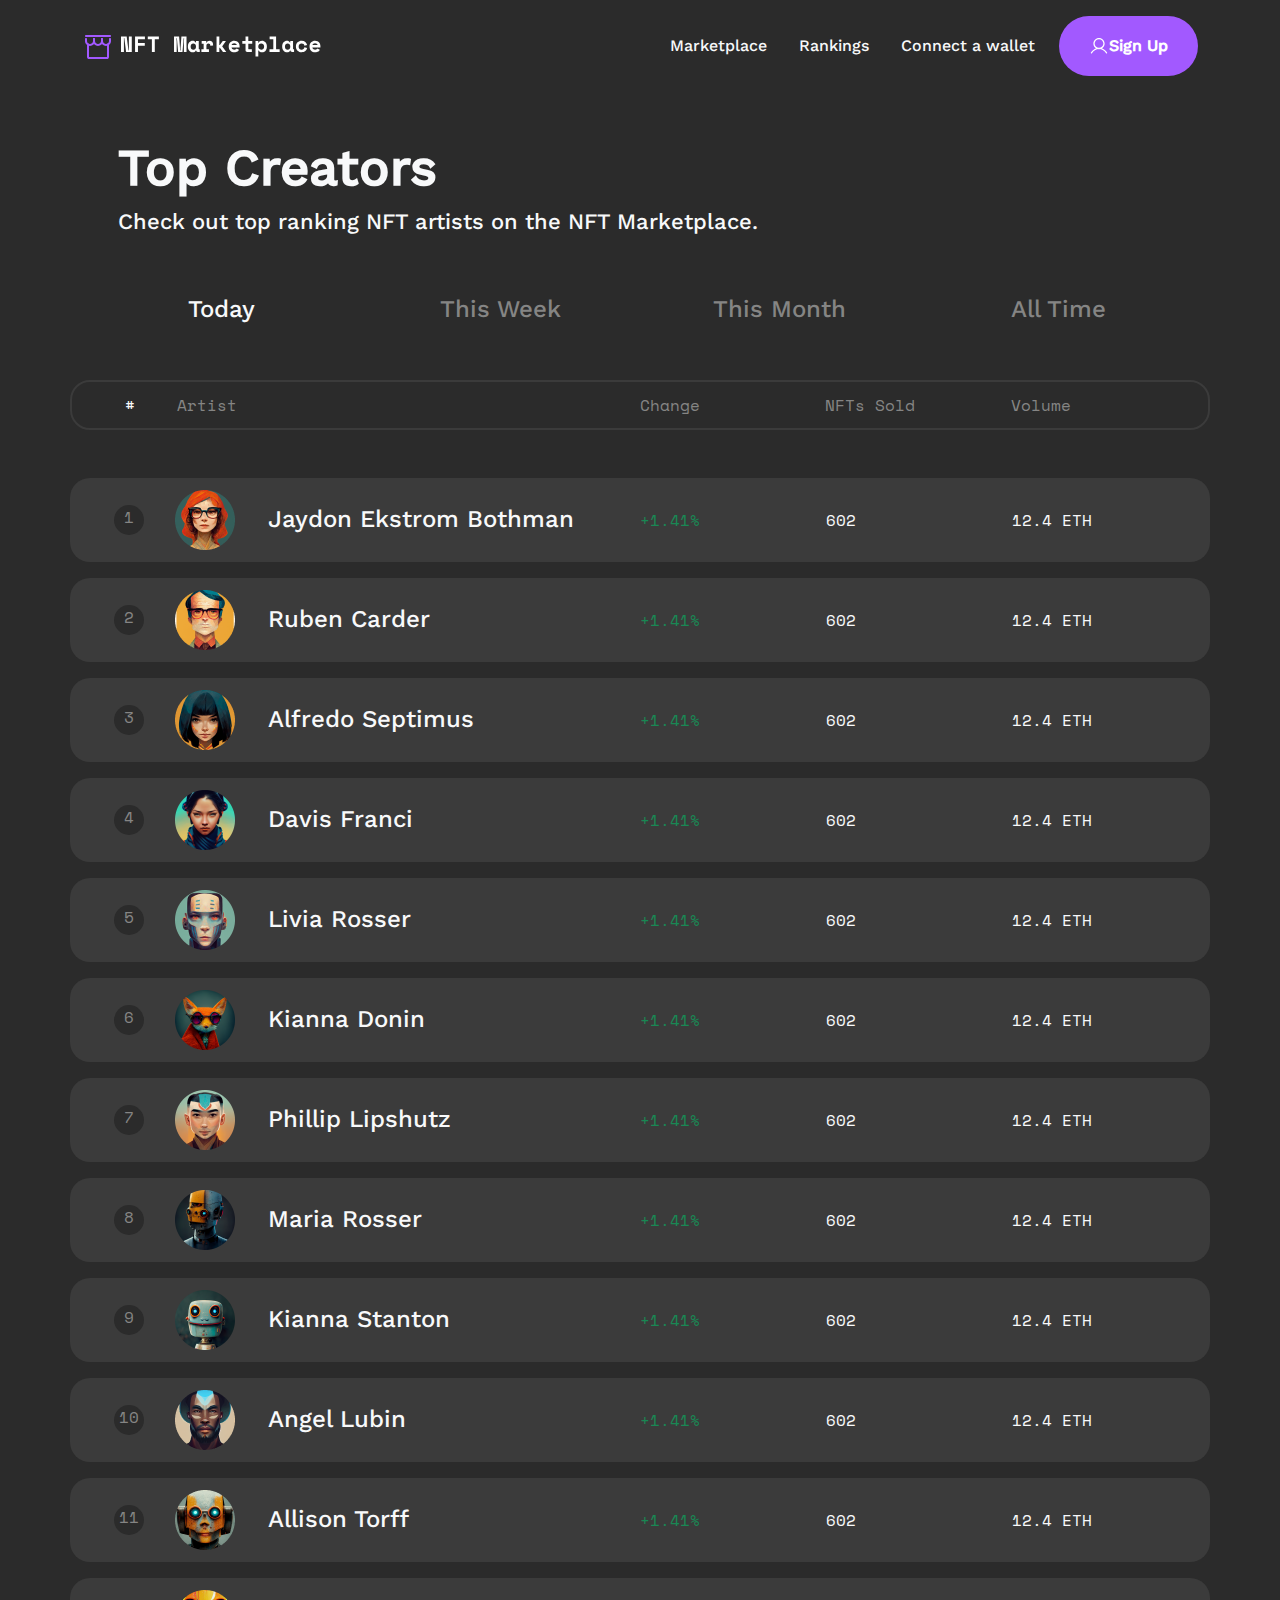
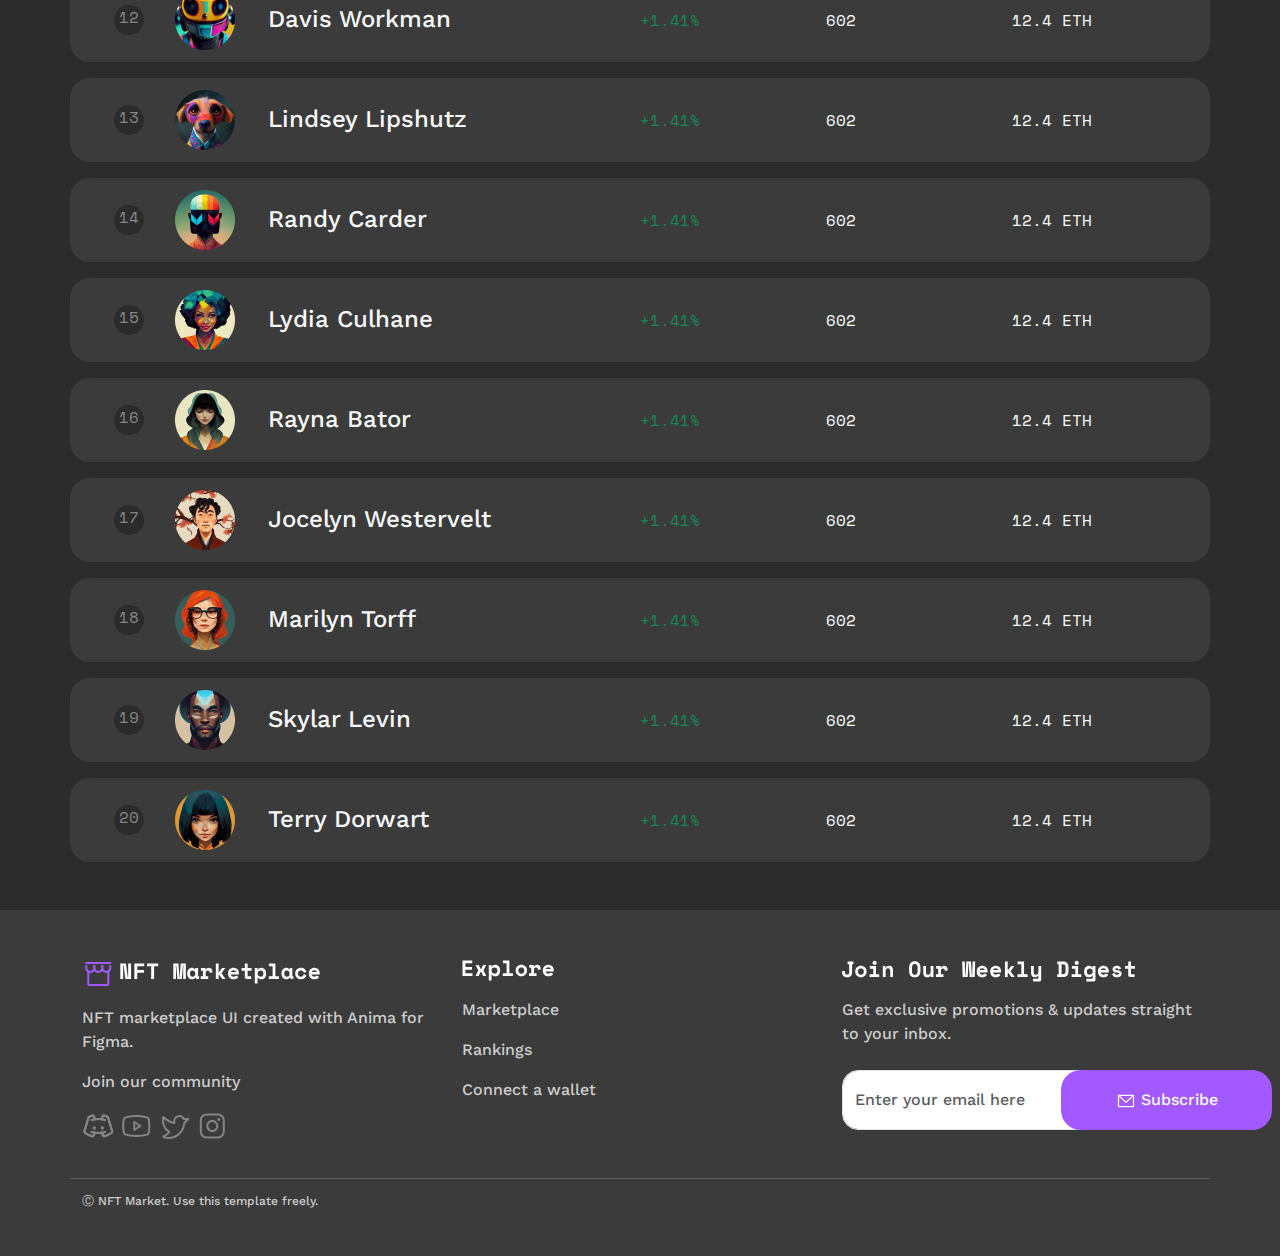
<file: index6.html>
<!DOCTYPE html>
<html lang="en">
<head>
    <meta charset="UTF-8">
    <meta name="viewport" content="width=device-width, initial-scale=1.0">
    <link href="https://cdn.jsdelivr.net/npm/bootstrap@5.3.0/dist/css/bootstrap.min.css" rel="stylesheet">
    <script src="https://cdn.jsdelivr.net/npm/bootstrap@5.3.0/dist/js/bootstrap.bundle.min.js"></script>
    <link rel="stylesheet" href="./css/style6.css">
    <title>Top Creators</title>
</head>
<body>
  <!--Navigation-->
    <nav class="navbar navbar-expand-lg navbar-dark p-3">
        <div class="container">
            <a class="navbar-brand" href="index.html">
                <svg width="32" height="32" viewBox="0 0 32 32" fill="none" xmlns="http://www.w3.org/2000/svg">
                        <path fill-rule="evenodd" clip-rule="evenodd" d="M6 12.4502C6.55228 12.4502 7 12.8979 7 13.4502V26.0002H25V13.4502C25 12.8979 25.4477 12.4502 26 12.4502C26.5523 12.4502 27 12.8979 27 13.4502V26.0002C27 26.5306 26.7893 27.0393 26.4142 27.4144C26.0391 27.7895 25.5304 28.0002 25 28.0002H7C6.46957 28.0002 5.96086 27.7895 5.58579 27.4144C5.21071 27.0393 5 26.5306 5 26.0002V13.4502C5 12.8979 5.44772 12.4502 6 12.4502Z" fill="#A259FF"/>
                        <path fill-rule="evenodd" clip-rule="evenodd" d="M3 5C3 4.44772 3.44772 4 4 4H28C28.5523 4 29 4.44772 29 5C29 5.55228 28.5523 6 28 6H4C3.44772 6 3 5.55228 3 5Z" fill="#A259FF"/>
                        <path fill-rule="evenodd" clip-rule="evenodd" d="M4 7C4.55228 7 5 7.44772 5 8V10C5 10.7956 5.31607 11.5587 5.87868 12.1213C6.44129 12.6839 7.20435 13 8 13C8.79565 13 9.55871 12.6839 10.1213 12.1213C10.6839 11.5587 11 10.7956 11 10V8C11 7.44772 11.4477 7 12 7C12.5523 7 13 7.44772 13 8V10C13 11.3261 12.4732 12.5979 11.5355 13.5355C10.5979 14.4732 9.32608 15 8 15C6.67392 15 5.40215 14.4732 4.46447 13.5355C3.52678 12.5979 3 11.3261 3 10V8C3 7.44772 3.44772 7 4 7Z" fill="#A259FF"/>
                        <path fill-rule="evenodd" clip-rule="evenodd" d="M12 7C12.5523 7 13 7.44772 13 8V10C13 10.7956 13.3161 11.5587 13.8787 12.1213C14.4413 12.6839 15.2044 13 16 13C16.7956 13 17.5587 12.6839 18.1213 12.1213C18.6839 11.5587 19 10.7956 19 10V8C19 7.44772 19.4477 7 20 7C20.5523 7 21 7.44772 21 8V10C21 11.3261 20.4732 12.5979 19.5355 13.5355C18.5979 14.4732 17.3261 15 16 15C14.6739 15 13.4021 14.4732 12.4645 13.5355C11.5268 12.5979 11 11.3261 11 10V8C11 7.44772 11.4477 7 12 7Z" fill="#A259FF"/>
                        <path fill-rule="evenodd" clip-rule="evenodd" d="M20 7C20.5523 7 21 7.44772 21 8V10C21 10.7956 21.3161 11.5587 21.8787 12.1213C22.4413 12.6839 23.2044 13 24 13C24.7956 13 25.5587 12.6839 26.1213 12.1213C26.6839 11.5587 27 10.7956 27 10V8C27 7.44772 27.4477 7 28 7C28.5523 7 29 7.44772 29 8V10C29 11.3261 28.4732 12.5979 27.5355 13.5355C26.5979 14.4732 25.3261 15 24 15C22.6739 15 21.4021 14.4732 20.4645 13.5355C19.5268 12.5979 19 11.3261 19 10V8C19 7.44772 19.4477 7 20 7Z" fill="#A259FF"/>
                </svg>
                        
                <svg width="200" height="21" viewBox="0 0 200 21" fill="none" xmlns="http://www.w3.org/2000/svg">
                        <path d="M7.48 14.5476H7.876V0.599609H10.78V15.9996H5.104L3.3 2.05161H2.904V15.9996H0V0.599609H5.676L7.48 14.5476Z" fill="white"/>
                        <path d="M14.0647 0.599609H23.9207V3.37161H16.9687V6.89161H23.7887V9.66361H16.9687V15.9996H14.0647V0.599609Z" fill="white"/>
                        <path d="M26.7874 0.599609H37.8754V3.37161H33.7834V15.9996H30.8794V3.37161H26.7874V0.599609Z" fill="white"/>
                        <path d="M53.0248 0.599609H58.1288L59.0088 12.1716V14.4156H59.5368V12.1716L60.4168 0.599609H65.5208V15.9996H62.8808V5.70361L63.1448 2.18361H62.6168L61.4728 15.9996H57.1168L55.9288 2.18361H55.4008L55.6648 5.70361V15.9996H53.0248V0.599609Z" fill="white"/>
                        <path d="M74.7895 14.4156C74.4962 15.1049 74.0855 15.5963 73.5575 15.8896C73.0295 16.1683 72.4135 16.3076 71.7095 16.3076C71.0495 16.3076 70.4262 16.1829 69.8395 15.9336C69.2675 15.6843 68.7615 15.3176 68.3215 14.8336C67.8815 14.3496 67.5295 13.7629 67.2655 13.0736C67.0162 12.3843 66.8915 11.5996 66.8915 10.7196V10.3676C66.8915 9.50228 67.0162 8.72494 67.2655 8.03561C67.5148 7.34628 67.8522 6.75961 68.2775 6.27561C68.7028 5.79161 69.1942 5.42494 69.7515 5.17561C70.3235 4.91161 70.9322 4.77961 71.5775 4.77961C72.3549 4.77961 72.9782 4.91161 73.4475 5.17561C73.9315 5.43961 74.3129 5.85028 74.5915 6.40761H74.9875V5.08761H77.7595V12.6996C77.7595 13.1396 77.9575 13.3596 78.3535 13.3596H78.7715V15.9996H76.8795C76.3809 15.9996 75.9702 15.8529 75.6475 15.5596C75.3395 15.2663 75.1855 14.8849 75.1855 14.4156H74.7895ZM72.3255 13.6676C73.1322 13.6676 73.7775 13.4036 74.2615 12.8756C74.7455 12.3329 74.9875 11.5996 74.9875 10.6756V10.4116C74.9875 9.48761 74.7455 8.76161 74.2615 8.23361C73.7775 7.69094 73.1322 7.41961 72.3255 7.41961C71.5189 7.41961 70.8735 7.69094 70.3895 8.23361C69.9055 8.76161 69.6635 9.48761 69.6635 10.4116V10.6756C69.6635 11.5996 69.9055 12.3329 70.3895 12.8756C70.8735 13.4036 71.5189 13.6676 72.3255 13.6676Z" fill="white"/>
                        <path d="M80.6702 5.08761H85.2902V6.67161H85.6862C85.8915 6.07028 86.2362 5.60828 86.7202 5.28561C87.2189 4.94828 87.8129 4.77961 88.5022 4.77961C89.5876 4.77961 90.4602 5.12428 91.1202 5.81361C91.7802 6.48828 92.1102 7.52228 92.1102 8.91561V9.39961L89.2502 9.66361V9.35561C89.2502 8.75428 89.0962 8.27761 88.7882 7.92561C88.4802 7.55894 88.0182 7.37561 87.4022 7.37561C86.7862 7.37561 86.3022 7.58828 85.9502 8.01361C85.5982 8.43894 85.4222 9.04761 85.4222 9.83961V13.3596H87.9302V15.9996H80.4062V13.3596H82.6502V7.72761H80.6702V5.08761Z" fill="white"/>
                        <path d="M98.3209 9.09161H98.8489L101.753 5.08761H104.789V5.21961L101.269 10.2136V10.6096L105.141 15.8676V15.9996H101.973L98.8489 11.7316H98.3209V15.9996H95.5489V0.599609H98.3209V9.09161Z" fill="white"/>
                        <path d="M110.582 11.4456C110.596 11.7683 110.67 12.0689 110.802 12.3476C110.948 12.6116 111.139 12.8463 111.374 13.0516C111.623 13.2423 111.902 13.3963 112.21 13.5136C112.532 13.6163 112.87 13.6676 113.222 13.6676C113.911 13.6676 114.439 13.5503 114.806 13.3156C115.172 13.0663 115.436 12.7729 115.598 12.4356L117.974 13.7556C117.842 14.0343 117.658 14.3276 117.424 14.6356C117.189 14.9289 116.881 15.2003 116.5 15.4496C116.133 15.6989 115.678 15.9043 115.136 16.0656C114.608 16.2269 113.984 16.3076 113.266 16.3076C112.444 16.3076 111.696 16.1756 111.022 15.9116C110.347 15.6476 109.76 15.2663 109.262 14.7676C108.778 14.2689 108.396 13.6603 108.118 12.9416C107.854 12.2229 107.722 11.4089 107.722 10.4996V10.3676C107.722 9.53161 107.861 8.76894 108.14 8.07961C108.433 7.39028 108.829 6.80361 109.328 6.31961C109.826 5.83561 110.406 5.46161 111.066 5.19761C111.74 4.91894 112.459 4.77961 113.222 4.77961C114.16 4.77961 114.967 4.94828 115.642 5.28561C116.316 5.60828 116.874 6.02628 117.314 6.53961C117.754 7.03828 118.076 7.59561 118.282 8.21161C118.487 8.81294 118.59 9.39961 118.59 9.97161V11.4456H110.582ZM113.2 7.28761C112.496 7.28761 111.924 7.47094 111.484 7.83761C111.044 8.18961 110.758 8.60028 110.626 9.06961H115.774C115.686 8.55628 115.407 8.13094 114.938 7.79361C114.483 7.45628 113.904 7.28761 113.2 7.28761Z" fill="white"/>
                        <path d="M121.302 5.08761H124.536V0.599609H127.308V5.08761H131.246V7.72761H127.308V12.6996C127.308 13.1396 127.506 13.3596 127.902 13.3596H130.85V15.9996H126.23C125.732 15.9996 125.321 15.8383 124.998 15.5156C124.69 15.1929 124.536 14.7823 124.536 14.2836V7.72761H121.302V5.08761Z" fill="white"/>
                        <path d="M137.281 20.3996H134.509V5.08761H137.281V6.67161H137.677C137.97 6.07028 138.396 5.60828 138.953 5.28561C139.51 4.94828 140.222 4.77961 141.087 4.77961C141.732 4.77961 142.341 4.90428 142.913 5.15361C143.5 5.40294 144.006 5.76961 144.431 6.25361C144.871 6.72294 145.216 7.30228 145.465 7.99161C145.729 8.68094 145.861 9.46561 145.861 10.3456V10.7416C145.861 11.6363 145.736 12.4283 145.487 13.1176C145.238 13.8069 144.9 14.3936 144.475 14.8776C144.05 15.3469 143.544 15.7063 142.957 15.9556C142.385 16.1903 141.762 16.3076 141.087 16.3076C140.588 16.3076 140.156 16.2563 139.789 16.1536C139.422 16.0509 139.1 15.9116 138.821 15.7356C138.557 15.5596 138.33 15.3616 138.139 15.1416C137.963 14.9069 137.809 14.6649 137.677 14.4156H137.281V20.3996ZM140.185 13.6676C141.05 13.6676 141.747 13.4036 142.275 12.8756C142.818 12.3329 143.089 11.5996 143.089 10.6756V10.4116C143.089 9.48761 142.818 8.76161 142.275 8.23361C141.747 7.69094 141.05 7.41961 140.185 7.41961C139.32 7.41961 138.616 7.69828 138.073 8.25561C137.545 8.79828 137.281 9.51694 137.281 10.4116V10.6756C137.281 11.5703 137.545 12.2963 138.073 12.8536C138.616 13.3963 139.32 13.6676 140.185 13.6676Z" fill="white"/>
                        <path d="M148.486 13.3596H152.314V3.23961H148.618V0.599609H155.086V13.3596H158.65V15.9996H148.486V13.3596Z" fill="white"/>
                        <path d="M169.084 14.4156C168.791 15.1049 168.38 15.5963 167.852 15.8896C167.324 16.1683 166.708 16.3076 166.004 16.3076C165.344 16.3076 164.721 16.1829 164.134 15.9336C163.562 15.6843 163.056 15.3176 162.616 14.8336C162.176 14.3496 161.824 13.7629 161.56 13.0736C161.311 12.3843 161.186 11.5996 161.186 10.7196V10.3676C161.186 9.50228 161.311 8.72494 161.56 8.03561C161.81 7.34628 162.147 6.75961 162.572 6.27561C162.998 5.79161 163.489 5.42494 164.046 5.17561C164.618 4.91161 165.227 4.77961 165.872 4.77961C166.65 4.77961 167.273 4.91161 167.742 5.17561C168.226 5.43961 168.608 5.85028 168.886 6.40761H169.282V5.08761H172.054V12.6996C172.054 13.1396 172.252 13.3596 172.648 13.3596H173.066V15.9996H171.174C170.676 15.9996 170.265 15.8529 169.942 15.5596C169.634 15.2663 169.48 14.8849 169.48 14.4156H169.084ZM166.62 13.6676C167.427 13.6676 168.072 13.4036 168.556 12.8756C169.04 12.3329 169.282 11.5996 169.282 10.6756V10.4116C169.282 9.48761 169.04 8.76161 168.556 8.23361C168.072 7.69094 167.427 7.41961 166.62 7.41961C165.814 7.41961 165.168 7.69094 164.684 8.23361C164.2 8.76161 163.958 9.48761 163.958 10.4116V10.6756C163.958 11.5996 164.2 12.3329 164.684 12.8756C165.168 13.4036 165.814 13.6676 166.62 13.6676Z" fill="white"/>
                        <path d="M186.141 11.9956C185.892 13.2863 185.298 14.3276 184.359 15.1196C183.435 15.9116 182.196 16.3076 180.641 16.3076C179.834 16.3076 179.079 16.1829 178.375 15.9336C177.686 15.6843 177.084 15.3249 176.571 14.8556C176.058 14.3863 175.654 13.8069 175.361 13.1176C175.068 12.4283 174.921 11.6436 174.921 10.7636V10.4996C174.921 9.61961 175.068 8.82761 175.361 8.12361C175.654 7.41961 176.058 6.81828 176.571 6.31961C177.099 5.82094 177.708 5.43961 178.397 5.17561C179.101 4.91161 179.849 4.77961 180.641 4.77961C182.166 4.77961 183.398 5.17561 184.337 5.96761C185.29 6.75961 185.892 7.80094 186.141 9.09161L183.413 9.79561C183.325 9.15028 183.046 8.59295 182.577 8.12361C182.108 7.65428 181.448 7.41961 180.597 7.41961C180.201 7.41961 179.827 7.49294 179.475 7.63961C179.123 7.78628 178.815 7.99894 178.551 8.27761C178.287 8.54161 178.074 8.87161 177.913 9.26761C177.766 9.64894 177.693 10.0816 177.693 10.5656V10.6976C177.693 11.1816 177.766 11.6143 177.913 11.9956C178.074 12.3623 178.287 12.6703 178.551 12.9196C178.815 13.1689 179.123 13.3596 179.475 13.4916C179.827 13.6089 180.201 13.6676 180.597 13.6676C181.448 13.6676 182.093 13.4549 182.533 13.0296C182.988 12.6043 183.281 12.0323 183.413 11.3136L186.141 11.9956Z" fill="white"/>
                        <path d="M191.406 11.4456C191.421 11.7683 191.494 12.0689 191.626 12.3476C191.773 12.6116 191.963 12.8463 192.198 13.0516C192.447 13.2423 192.726 13.3963 193.034 13.5136C193.357 13.6163 193.694 13.6676 194.046 13.6676C194.735 13.6676 195.263 13.5503 195.63 13.3156C195.997 13.0663 196.261 12.7729 196.422 12.4356L198.798 13.7556C198.666 14.0343 198.483 14.3276 198.248 14.6356C198.013 14.9289 197.705 15.2003 197.324 15.4496C196.957 15.6989 196.503 15.9043 195.96 16.0656C195.432 16.2269 194.809 16.3076 194.09 16.3076C193.269 16.3076 192.521 16.1756 191.846 15.9116C191.171 15.6476 190.585 15.2663 190.086 14.7676C189.602 14.2689 189.221 13.6603 188.942 12.9416C188.678 12.2229 188.546 11.4089 188.546 10.4996V10.3676C188.546 9.53161 188.685 8.76894 188.964 8.07961C189.257 7.39028 189.653 6.80361 190.152 6.31961C190.651 5.83561 191.23 5.46161 191.89 5.19761C192.565 4.91894 193.283 4.77961 194.046 4.77961C194.985 4.77961 195.791 4.94828 196.466 5.28561C197.141 5.60828 197.698 6.02628 198.138 6.53961C198.578 7.03828 198.901 7.59561 199.106 8.21161C199.311 8.81294 199.414 9.39961 199.414 9.97161V11.4456H191.406ZM194.024 7.28761C193.32 7.28761 192.748 7.47094 192.308 7.83761C191.868 8.18961 191.582 8.60028 191.45 9.06961H196.598C196.51 8.55628 196.231 8.13094 195.762 7.79361C195.307 7.45628 194.728 7.28761 194.024 7.28761Z" fill="white"/>
                </svg>     
            </a>
            <button class="navbar-toggler" type="button" data-bs-toggle="collapse" data-bs-target="#navbarTogglerDemo03" aria-controls="navbarTogglerDemo03">
                <svg width="24" height="24" viewBox="0 0 24 24" fill="none" xmlns="http://www.w3.org/2000/svg">
                        <path fill-rule="evenodd" clip-rule="evenodd" d="M3 12C3 11.5858 3.33579 11.25 3.75 11.25H20.25C20.6642 11.25 21 11.5858 21 12C21 12.4142 20.6642 12.75 20.25 12.75H3.75C3.33579 12.75 3 12.4142 3 12Z" fill="white"/>
                        <path fill-rule="evenodd" clip-rule="evenodd" d="M3 6C3 5.58579 3.33579 5.25 3.75 5.25H15C15.4142 5.25 15.75 5.58579 15.75 6C15.75 6.41421 15.4142 6.75 15 6.75H3.75C3.33579 6.75 3 6.41421 3 6Z" fill="white"/>
                        <path fill-rule="evenodd" clip-rule="evenodd" d="M3 18C3 17.5858 3.33579 17.25 3.75 17.25H15C15.4142 17.25 15.75 17.5858 15.75 18C15.75 18.4142 15.4142 18.75 15 18.75H3.75C3.33579 18.75 3 18.4142 3 18Z" fill="white"/>
                </svg>   
            </button>

            <div class="collapse navbar-collapse" id="navbarTogglerDemo03" >
                <ul class="navbar-nav ms-auto d-flex align-items-center">
                    <li class="nav-item me-3">
                        <a class="nav-link text-light " href="index5.html">Marketplace</a>
                    </li>
                    <li class="nav-item me-3">
                        <a class="nav-link text-light " href="index6.html">Rankings</a>
                    </li>
                    <li class="nav-item me-3">
                        <a class="nav-link text-light " href="index3.html">Connect a wallet</a>
                    </li>
                    <li class="nav-item">
                        <a class="sign-up rounded-5 d-flex align-items-center justify-content-center" href="index1.html">
                        <svg width="20" height="20" viewBox="0 0 20 20" fill="none" xmlns="http://www.w3.org/2000/svg">
                            <path fill="currentColor" clip-rule="evenodd" d="M10 3.125C7.58375 3.125 5.625 5.08375 5.625 7.5C5.625 9.91625 7.58375 11.875 10 11.875C12.4162 11.875 14.375 9.91625 14.375 7.5C14.375 5.08375 12.4162 3.125 10 3.125ZM4.375 7.5C4.375 4.3934 6.8934 1.875 10 1.875C13.1066 1.875 15.625 4.3934 15.625 7.5C15.625 10.6066 13.1066 13.125 10 13.125C6.8934 13.125 4.375 10.6066 4.375 7.5Z" fill="white"/>
                            <path fill="currentColor"  clip-rule="evenodd" d="M9.99998 13.1245C8.57362 13.1245 7.17239 13.5 5.93716 14.2132C4.70193 14.9265 3.67622 15.9523 2.96315 17.1877C2.79059 17.4866 2.40836 17.5891 2.10941 17.4165C1.81046 17.2439 1.708 16.8617 1.88056 16.5628C2.70333 15.1374 3.88684 13.9537 5.31211 13.1307C6.73738 12.3078 8.35418 11.8745 9.99998 11.8745C11.6458 11.8745 13.2626 12.3078 14.6879 13.1307C16.1131 13.9537 17.2966 15.1374 18.1194 16.5628C18.292 16.8617 18.1895 17.2439 17.8906 17.4165C17.5916 17.5891 17.2094 17.4866 17.0368 17.1877C16.3237 15.9523 15.298 14.9265 14.0628 14.2132C12.8276 13.5 11.4263 13.1245 9.99998 13.1245Z" fill="white"/>
                        </svg>   
                        Sign Up
                        </a>
                    </li>
                </ul>
            </div>
        </div>
    </nav>
  <!--End Navigation-->

  <!--First Chapter-->
    <div class="container d-none d-md-block">
        <div class="row">
            <div class="col-12 p-5">
                <h1 class="TOP text-light ">Top Creators</h1>
                <h4 class="TOP2 text-light ">Check out top ranking NFT artists on the NFT Marketplace.</h4>
            </div>
        </div>
    </div>


    <!--mobile version-->

    <div class="container d-block d-md-none">
        <div class="row">
            <div class="col-12 p-4">
                <h1 class="fw-bolder text-light ">Top Creators</h1>
                <h6 class=" text-light ">Check out top ranking NFT artists on the NFT Marketplace.</h6>
            </div>
        </div>
    </div>
    <!--End of mobile version-->
  <!--End of the first chapter-->

  <!--Second chapter-->  

    <div class="container d-none d-md-block">
        <div class="row">
            <div class="col-12 d-flex">
                <div class="col-md-3">
                    <h4 class="text-light text-center">Today</h4>
                </div>
                <div class="col-md-3">
                    <h4 class="T text-center">This Week</h4>
                </div>
                <div class="col-md-3">
                    <h4 class="T text-center">This Month</h4>
                </div>
                <div class="col-md-3">
                    <h4 class="T text-center">All Time</h4>
                </div>
            </div>
        </div>
    </div>

    <div class="container d-block d-md-none">
        <div class="row">
            <div class="col-12 d-flex justify-content-around">
                <div class="col-md-3">
                    <h4 class="text-light">1d</h4>
                </div>
                <div class="col-md-3">
                    <h4 class="T text-center">7d</h4>
                </div>
                <div class="col-md-3">
                    <h4 class="T text-center">30d</h4>
                </div>
                <div class="col-md-3">
                    <h4 class="T text-center">All Time</h4>
                </div>
            </div>
        </div>
    </div>

    <!--End  of the Second Chapter-->

    <!--Third Chapter-->

    <div class="container mt-5 d-none d-md-block">
        <div class="row">
            <div class="col-12 d-flex justify-content-center align-items-center log">
                <div class="col-md-1">
                    <h4 class="T2 text-light text-center m-0">#</h4>
                </div>
                <div class="col-md-2">
                    <h4 class="T2 m-0 ">Artist</h4>
                </div>
                <div class="col-md-3">
                    <h4 class="T2 m-0"></h4>
                </div>
                <div class="col-md-2">
                    <h4 class="T2 m-0">Change</h4>
                </div>
                <div class="col-md-2">
                    <h4 class="T2 m-0">NFTs Sold</h4>
                </div>
                <div class="col-md-2">
                    <h4 class="T2 m-0">Volume</h4>
                </div>
            </div>
        </div>
    </div>
    <!--End of the Third Chapter-->

    <!--Fourth Chapter-->

    <div class="container mt-5 d-none d-md-block">
        <div class="row">
            <div class="col-12 d-flex justify-content-center align-items-center log2">
                <div class="col-md-1 d-flex justify-content-center align-items-center">
                    <div class="number rounded-4 text-center">1</div>
                </div>
                <div class="col-md-1">
                    <img src="./images/Glasses.png" alt="">
                </div>
                <div class="col-md-4">
                    <h4 class="text-light m-0">Jaydon Ekstrom Bothman</h4>
                </div>
                <div class="col-md-2">
                    <h4 class="T2 text-success m-0">+1.41%</h4>
                </div>
                <div class="col-md-2">
                    <h4 class="T2 text-light m-0">602</h4>
                </div>
                <div class="col-md-2">
                    <h4 class="T2 text-light m-0">12.4 ETH</h4>
                </div>
            </div>
        </div>
    </div>

    <div class="container mt-3 d-none d-md-block">
        <div class="row">
            <div class="col-12 d-flex justify-content-center align-items-center log2">
                <div class="col-md-1 d-flex justify-content-center align-items-center">
                    <div class="number rounded-4 text-center">2</div>
                </div>
                <div class="col-md-1">
                    <img src="./images/Ruben.png" alt="">        
                </div>
                <div class="col-md-4">
                    <h4 class="text-light m-0">Ruben Carder</h4>
                </div>
                <div class="col-md-2">
                    <h4 class="T2 text-success m-0">+1.41%</h4>
                </div>
                <div class="col-md-2">
                    <h4 class="T2 text-light m-0">602</h4>
                </div>
                <div class="col-md-2">
                    <h4 class="T2 text-light m-0">12.4 ETH</h4>
                </div>
            </div>
        </div>
    </div>

    <div class="container mt-3 d-none d-md-block">
        <div class="row">
            <div class="col-12 d-flex justify-content-center align-items-center log2">
                <div class="col-md-1 d-flex justify-content-center align-items-center">
                    <div class="number rounded-4 text-center">3</div>
                </div>
                <div class="col-md-1">
                    <img src="./images/Alfredo.png" alt="">        
                </div>
                <div class="col-md-4">
                    <h4 class="text-light m-0">Alfredo Septimus</h4>
                </div>
                <div class="col-md-2">
                    <h4 class="T2 text-success m-0">+1.41%</h4>
                </div>
                <div class="col-md-2">
                    <h4 class="T2 text-light m-0">602</h4>
                </div>
                <div class="col-md-2">
                    <h4 class="T2 text-light m-0">12.4 ETH</h4>
                </div>
            </div>
        </div>
    </div>

    <div class="container mt-3 d-none d-md-block">
        <div class="row">
            <div class="col-12 d-flex justify-content-center align-items-center log2">
                <div class="col-md-1 d-flex justify-content-center align-items-center">
                    <div class="number rounded-4 text-center">4</div>
                </div>
                <div class="col-md-1">
                    <img src="./images/Juanie.png" style="height: 60px; width: 60x;" alt="">        
                </div>
                <div class="col-md-4">
                    <h4 class="text-light m-0">Davis Franci</h4>
                </div>
                <div class="col-md-2">
                    <h4 class="T2 text-success m-0">+1.41%</h4>
                </div>
                <div class="col-md-2">
                    <h4 class="T2 text-light m-0">602</h4>
                </div>
                <div class="col-md-2">
                    <h4 class="T2 text-light m-0">12.4 ETH</h4>
                </div>
            </div>
        </div>
    </div>

    <div class="container mt-3 d-none d-md-block">
        <div class="row">
            <div class="col-12 d-flex justify-content-center align-items-center log2">
                <div class="col-md-1 d-flex justify-content-center align-items-center">
                    <div class="number rounded-4 text-center">5</div>
                </div>
                <div class="col-md-1">
                    <img src="./images/BlueWhale.png" style="height: 60px; width: 60x;" alt="">        
                </div>
                <div class="col-md-4">
                    <h4 class="text-light m-0">Livia Rosser</h4>
                </div>
                <div class="col-md-2">
                    <h4 class="T2 text-success m-0">+1.41%</h4>
                </div>
                <div class="col-md-2">
                    <h4 class="T2 text-light m-0">602</h4>
                </div>
                <div class="col-md-2">
                    <h4 class="T2 text-light m-0">12.4 ETH</h4>
                </div>
            </div>
        </div>
    </div>

    <div class="container mt-3 d-none d-md-block">
        <div class="row">
            <div class="col-12 d-flex justify-content-center align-items-center log2">
                <div class="col-md-1 d-flex justify-content-center align-items-center">
                    <div class="number rounded-4 text-center">6</div>
                </div>
                <div class="col-md-1">
                    <img src="./images/Mr fox.png" style="height: 60px; width: 60x;" alt="">        
                </div>
                <div class="col-md-4">
                    <h4 class="text-light m-0">Kianna Donin</h4>
                </div>
                <div class="col-md-2">
                    <h4 class="T2 text-success m-0">+1.41%</h4>
                </div>
                <div class="col-md-2">
                    <h4 class="T2 text-light m-0">602</h4>
                </div>
                <div class="col-md-2">
                    <h4 class="T2 text-light m-0">12.4 ETH</h4>
                </div>
            </div>
        </div>
    </div>

    <div class="container mt-3 d-none d-md-block">
        <div class="row">
            <div class="col-12 d-flex justify-content-center align-items-center log2">
                <div class="col-md-1 d-flex justify-content-center align-items-center">
                    <div class="number rounded-4 text-center">7</div>
                </div>
                <div class="col-md-1">
                    <img src="./images/Shroomie.png" style="height: 60px; width: 60x;" alt="">        
                </div>
                <div class="col-md-4">
                    <h4 class="text-light m-0">Phillip Lipshutz</h4>
                </div>
                <div class="col-md-2">
                    <h4 class="T2 text-success m-0">+1.41%</h4>
                </div>
                <div class="col-md-2">
                    <h4 class="T2 text-light m-0">602</h4>
                </div>
                <div class="col-md-2">
                    <h4 class="T2 text-light m-0">12.4 ETH</h4>
                </div>
            </div>
        </div>
    </div>

    <div class="container mt-3 d-none d-md-block">
        <div class="row">
            <div class="col-12 d-flex justify-content-center align-items-center log2">
                <div class="col-md-1 d-flex justify-content-center align-items-center">
                    <div class="number rounded-4 text-center">8</div>
                </div>
                <div class="col-md-1">
                    <img src="./images/robotica.png" style="height: 60px; width: 60x;" alt="">        
                </div>
                <div class="col-md-4">
                    <h4 class="text-light m-0">Maria Rosser</h4>
                </div>
                <div class="col-md-2">
                    <h4 class="T2 text-success m-0">+1.41%</h4>
                </div>
                <div class="col-md-2">
                    <h4 class="T2 text-light m-0">602</h4>
                </div>
                <div class="col-md-2">
                    <h4 class="T2 text-light m-0">12.4 ETH</h4>
                </div>
            </div>
        </div>
    </div>

    <div class="container mt-3 d-none d-md-block">
        <div class="row">
            <div class="col-12 d-flex justify-content-center align-items-center log2">
                <div class="col-md-1 d-flex justify-content-center align-items-center">
                    <div class="number rounded-4 text-center">9</div>
                </div>
                <div class="col-md-1">
                    <img src="./images/RustyRobot.png" style="height: 60px; width: 60x;" alt="">        
                </div>
                <div class="col-md-4">
                    <h4 class="text-light m-0">Kianna Stanton</h4>
                </div>
                <div class="col-md-2">
                    <h4 class="T2 text-success m-0">+1.41%</h4>
                </div>
                <div class="col-md-2">
                    <h4 class="T2 text-light m-0">602</h4>
                </div>
                <div class="col-md-2">
                    <h4 class="T2 text-light m-0">12.4 ETH</h4>
                </div>
            </div>
        </div>
    </div>

    <div class="container mt-3 d-none d-md-block">
        <div class="row">
            <div class="col-12 d-flex justify-content-center align-items-center log2">
                <div class="col-md-1 d-flex justify-content-center align-items-center">
                    <div class="number rounded-4 text-center">10</div>
                </div>
                <div class="col-md-1">
                    <img src="./images/Zain big.png" style="height: 60px; width: 60x;" alt="">        
                </div>
                <div class="col-md-4">
                    <h4 class="text-light m-0">Angel Lubin</h4>
                </div>
                <div class="col-md-2">
                    <h4 class="T2 text-success m-0">+1.41%</h4>
                </div>
                <div class="col-md-2">
                    <h4 class="T2 text-light m-0">602</h4>
                </div>
                <div class="col-md-2">
                    <h4 class="T2 text-light m-0">12.4 ETH</h4>
                </div>
            </div>
        </div>
    </div>

    <div class="container mt-3 d-none d-md-block">
        <div class="row">
            <div class="col-12 d-flex justify-content-center align-items-center log2">
                <div class="col-md-1 d-flex justify-content-center align-items-center">
                    <div class="number rounded-4 text-center">11</div>
                </div>
                <div class="col-md-1">
                    <img src="./images/Allison.png" style="height: 60px; width: 60x;" alt="">        
                </div>
                <div class="col-md-4">
                    <h4 class="text-light m-0">Allison Torff</h4>
                </div>
                <div class="col-md-2">
                    <h4 class="T2 text-success m-0">+1.41%</h4>
                </div>
                <div class="col-md-2">
                    <h4 class="T2 text-light m-0">602</h4>
                </div>
                <div class="col-md-2">
                    <h4 class="T2 text-light m-0">12.4 ETH</h4>
                </div>
            </div>
        </div>
    </div>

    <div class="container mt-3 d-none d-md-block">
        <div class="row">
            <div class="col-12 d-flex justify-content-center align-items-center log2">
                <div class="col-md-1 d-flex justify-content-center align-items-center">
                    <div class="number rounded-4 text-center">12</div>
                </div>
                <div class="col-md-1">
                    <img src="./images/Davis.png" style="height: 60px; width: 60x;" alt="">        
                </div>
                <div class="col-md-4">
                    <h4 class="text-light m-0">Davis Workman</h4>
                </div>
                <div class="col-md-2">
                    <h4 class="T2 text-success m-0">+1.41%</h4>
                </div>
                <div class="col-md-2">
                    <h4 class="T2 text-light m-0">602</h4>
                </div>
                <div class="col-md-2">
                    <h4 class="T2 text-light m-0">12.4 ETH</h4>
                </div>
            </div>
        </div>
    </div>

    <div class="container mt-3 d-none d-md-block">
        <div class="row">
            <div class="col-12 d-flex justify-content-center align-items-center log2">
                <div class="col-md-1 d-flex justify-content-center align-items-center">
                    <div class="number rounded-4 text-center">13</div>
                </div>
                <div class="col-md-1">
                    <img src="./images/Lindsay.png" style="height: 60px; width: 60x;" alt="">        
                </div>
                <div class="col-md-4">
                    <h4 class="text-light m-0">Lindsey Lipshutz</h4>
                </div>
                <div class="col-md-2">
                    <h4 class="T2 text-success m-0">+1.41%</h4>
                </div>
                <div class="col-md-2">
                    <h4 class="T2 text-light m-0">602</h4>
                </div>
                <div class="col-md-2">
                    <h4 class="T2 text-light m-0">12.4 ETH</h4>
                </div>
            </div>
        </div>
    </div>

    <div class="container mt-3 d-none d-md-block">
        <div class="row">
            <div class="col-12 d-flex justify-content-center align-items-center log2">
                <div class="col-md-1 d-flex justify-content-center align-items-center">
                    <div class="number rounded-4 text-center">14</div>
                </div>
                <div class="col-md-1">
                    <img src="./images/animakid.png" style="height: 60px; width: 60x;" alt="">        
                </div>
                <div class="col-md-4">
                    <h4 class="text-light m-0">Randy Carder</h4>
                </div>
                <div class="col-md-2">
                    <h4 class="T2 text-success m-0">+1.41%</h4>
                </div>
                <div class="col-md-2">
                    <h4 class="T2 text-light m-0">602</h4>
                </div>
                <div class="col-md-2">
                    <h4 class="T2 text-light m-0">12.4 ETH</h4>
                </div>
            </div>
        </div>
    </div>

    <div class="container mt-3 d-none d-md-block">
        <div class="row">
            <div class="col-12 d-flex justify-content-center align-items-center log2">
                <div class="col-md-1 d-flex justify-content-center align-items-center">
                    <div class="number rounded-4 text-center">15</div>
                </div>
                <div class="col-md-1">
                    <img src="./images/Dotgu.png" style="height: 60px; width: 60x;" alt="">        
                </div>
                <div class="col-md-4">
                    <h4 class="text-light m-0">Lydia Culhane</h4>
                </div>
                <div class="col-md-2">
                    <h4 class="T2 text-success m-0">+1.41%</h4>
                </div>
                <div class="col-md-2">
                    <h4 class="T2 text-light m-0">602</h4>
                </div>
                <div class="col-md-2">
                    <h4 class="T2 text-light m-0">12.4 ETH</h4>
                </div>
            </div>
        </div>
    </div>

    <div class="container mt-3 d-none d-md-block">
        <div class="row">
            <div class="col-12 d-flex justify-content-center align-items-center log2">
                <div class="col-md-1 d-flex justify-content-center align-items-center">
                    <div class="number rounded-4 text-center">16</div>
                </div>
                <div class="col-md-1">
                    <img src="./images/Reyna.png" style="height: 60px; width: 60x;" alt="">        
                </div>
                <div class="col-md-4">
                    <h4 class="text-light m-0">Rayna Bator</h4>
                </div>
                <div class="col-md-2">
                    <h4 class="T2 text-success m-0">+1.41%</h4>
                </div>
                <div class="col-md-2">
                    <h4 class="T2 text-light m-0">602</h4>
                </div>
                <div class="col-md-2">
                    <h4 class="T2 text-light m-0">12.4 ETH</h4>
                </div>
            </div>
        </div>
    </div>

    <div class="container mt-3 d-none d-md-block">
        <div class="row">
            <div class="col-12 d-flex justify-content-center align-items-center log2">
                <div class="col-md-1 d-flex justify-content-center align-items-center">
                    <div class="number rounded-4 text-center">17</div>
                </div>
                <div class="col-md-1">
                    <img src="./images/Ghiblier.png" style="height: 60px; width: 60x;" alt="">        
                </div>
                <div class="col-md-4">
                    <h4 class="text-light m-0">Jocelyn Westervelt</h4>
                </div>
                <div class="col-md-2">
                    <h4 class="T2 text-success m-0">+1.41%</h4>
                </div>
                <div class="col-md-2">
                    <h4 class="T2 text-light m-0">602</h4>
                </div>
                <div class="col-md-2">
                    <h4 class="T2 text-light m-0">12.4 ETH</h4>
                </div>
            </div>
        </div>
    </div>

    <div class="container mt-3 d-none d-md-block">
        <div class="row">
            <div class="col-12 d-flex justify-content-center align-items-center log2">
                <div class="col-md-1 d-flex justify-content-center align-items-center">
                    <div class="number rounded-4 text-center">18</div>
                </div>
                <div class="col-md-1">
                    <img src="./images/Glasses.png" style="height: 60px; width: 60x;" alt="">        
                </div>
                <div class="col-md-4">
                    <h4 class="text-light m-0">Marilyn Torff</h4>
                </div>
                <div class="col-md-2">
                    <h4 class="T2 text-success m-0">+1.41%</h4>
                </div>
                <div class="col-md-2">
                    <h4 class="T2 text-light m-0">602</h4>
                </div>
                <div class="col-md-2">
                    <h4 class="T2 text-light m-0">12.4 ETH</h4>
                </div>
            </div>
        </div>
    </div>

    <div class="container mt-3 d-none d-md-block">
        <div class="row">
            <div class="col-12 d-flex justify-content-center align-items-center log2">
                <div class="col-md-1 d-flex justify-content-center align-items-center">
                    <div class="number rounded-4 text-center">19</div>
                </div>
                <div class="col-md-1">
                    <img src="./images/Zain big.png" style="height: 60px; width: 60x;" alt="">        
                </div>
                <div class="col-md-4">
                    <h4 class="text-light m-0">Skylar Levin</h4>
                </div>
                <div class="col-md-2">
                    <h4 class="T2 text-success m-0">+1.41%</h4>
                </div>
                <div class="col-md-2">
                    <h4 class="T2 text-light m-0">602</h4>
                </div>
                <div class="col-md-2">
                    <h4 class="T2 text-light m-0">12.4 ETH</h4>
                </div>
            </div>
        </div>
    </div>

    <div class="container mt-3 d-none d-md-block">
        <div class="row">
            <div class="col-12 d-flex justify-content-center align-items-center log2">
                <div class="col-md-1 d-flex justify-content-center align-items-center">
                    <div class="number rounded-4 text-center">20</div>
                </div>
                <div class="col-md-1">
                    <img src="./images/GravityOne.png" style="height: 60px; width: 60x;" alt="">        
                </div>
                <div class="col-md-4">
                    <h4 class="text-light m-0">Terry Dorwart</h4>
                </div>
                <div class="col-md-2">
                    <h4 class="T2 text-success m-0">+1.41%</h4>
                </div>
                <div class="col-md-2">
                    <h4 class="T2 text-light m-0">602</h4>
                </div>
                <div class="col-md-2">
                    <h4 class="T2 text-light m-0">12.4 ETH</h4>
                </div>
            </div>
        </div>
    </div>


    <!--End of Fourth Chapter-->

    <!--mobile version-->

    <div class="container-fluid">
        
        <div class="container mt-4 d-block d-md-none">
            <div class="row">
                <div class="col-12 d-flex justify-content-around align-items-center log">
                    <div class="col-2">
                        <h4 class="T2 text-center m-0">#</h4>
                    </div>
                    <div class="col-4">
                        <h4 class="T2 m-0 ">Artist</h4>
                    </div>
                    <div class="col-3">
                        <h4 class="T2 m-0"></h4>
                    </div>
                    <div class="col-4">
                        <h4 class="T2 m-0">Volume</h4>
                    </div>
                </div>
            </div>
        </div>


        <div class="container mt-3 d-block d-md-none text-left">
            <div class="row">
                <div class=" col-12 w-100 rounded-5 d-flex justify-content-evenly align-items-center log2">
                    <div class="col-1">
                        <div class="number1">1</div>
                    </div>
                    <div class="col-2">
                        <img src="./images/Zain.png" alt="">      
                    </div>
                    <div class="col-5">
                        <h4 class="text-light fs-6 m-0">Zain Dokidis</h4>
                    </div>
                    <div class="col-4">
                        <h4 class="T2 fs-6 text-light m-0">12.4 ETH</h4>
                    </div>
                </div>
            </div>
        </div>
    
        <div class="container mt-3 d-block d-md-none text-left">
            <div class="row">
                <div class=" col-12 w-100 rounded-5 d-flex justify-content-evenly align-items-center log2">
                    <div class="col-1">
                        <div class="number1">2</div>
                    </div>
                    <div class="col-2">
                        <img src="./images/animakidsmall.png" alt="">      
                    </div>
                    <div class="col-5">
                        <h4 class="text-light fs-6 m-0">Ruben Vetrovs</h4>
                    </div>
                    <div class="col-4">
                        <h4 class="T2 fs-6 text-light m-0">12.4 ETH</h4>
                    </div>
                </div>
            </div>
        </div>
      
        <div class="container mt-3 d-block d-md-none text-left">
            <div class="row">
                <div class="col-12 rounded-5 d-flex justify-content-evenly align-items-center log2">
                    <div class="col-1">
                        <div class="number1">3</div>
                    </div>
                    <div class="col-2">
                        <img src="./images/avatar.png"  alt="">      
                    </div>
                    <div class="col-5">
                        <h4 class="text-light fs-6 m-0 ">Maren Franci</h4>
                    </div>
                    <div class="col-4">
                        <h4 class="T2 fs-6 text-light m-0">12.4 ETH</h4>
                    </div>
                </div>
            </div>
        </div>
    
        <div class="container mt-3 d-block d-md-none text-left">
            <div class="row">
                <div class="col-12 rounded-5 d-flex justify-content-evenly align-items-center log2">
                    <div class="col-1 ">
                        <div class="number1">4</div>
                    </div>
                    <div class="col-2">
                        <img src="./images/avatar.png" alt="">      
                    </div>
                    <div class="col-5">
                        <h4 class="text-light fs-6 m-0">Emerson Carder</h4>
                    </div>
                    <div class="col-4">
                        <h4 class="T2 text-light m-0">12.4 ETH</h4>
                    </div>
                </div>
            </div>
        </div>
    
        <div class="container mt-3 d-block d-md-none text-left">
            <div class="row">
                <div class="col-12 rounded-5 d-flex justify-content-evenly align-items-center log2">
                    <div class="col-1 ">
                        <div class="number1">5</div>
                    </div>
                    <div class="col-2">
                        <img src="./images/Alfredo.png" style="height: 24px; width: 24px;" alt="">      
                    </div>
                    <div class="col-5">
                        <h4 class="text-light fs-6 m-0">Zain Botosh</h4>
                    </div>
                    <div class="col-4">
                        <h4 class="T2 text-light m-0">12.4 ETH</h4>
                    </div>
                </div>
            </div>
        </div>
    
        <div class="container mt-3 d-block d-md-none text-left">
            <div class="row">
                <div class="col-12 rounded-5 d-flex justify-content-evenly align-items-center log2">
                    <div class="col-1 ">
                        <div class="number1">6</div>
                    </div>
                    <div class="col-2">
                        <img src="./images/BlueWhale.png" style="height: 24px; width: 24px;" alt="">      
                    </div>
                    <div class="col-5">
                        <h4 class="text-light fs-6 m-0">Talan Korsgaard</h4>
                    </div>
                    <div class="col-4">
                        <h4 class="T2 text-light m-0">12.4 ETH</h4>
                    </div>
                </div>
            </div>
        </div>
    
        <div class="container mt-3 d-block d-md-none text-left">
            <div class="row">
                <div class="col-12 rounded-5 d-flex justify-content-evenly align-items-center log2">
                    <div class="col-1 ">
                        <div class="number1">7</div>
                    </div>
                    <div class="col-2">
                        <img src="./images/robotica.png" style="height: 24px; width: 24px;" alt="">      
                    </div>
                    <div class="col-5">
                        <h4 class="text-light fs-6 m-0">Haylie Dias</h4>
                    </div>
                    <div class="col-4">
                        <h4 class="T2 text-light m-0">12.4 ETH</h4>
                    </div>
                </div>
            </div>
        </div>
    
        <div class="container mt-3 d-block d-md-none text-left">
            <div class="row">
                <div class="col-12 rounded-5 d-flex justify-content-evenly align-items-center log2">
                    <div class="col-1 ">
                        <div class="number1">8</div>
                    </div>
                    <div class="col-2">
                        <img src="./images/robotica.png" style="height: 24px; width: 24px;" alt="">      
                    </div>
                    <div class="col-5">
                        <h4 class="text-light fs-6 m-0">James Donin</h4>
                    </div>
                    <div class="col-4">
                        <h4 class="T2 text-light m-0">12.4 ETH</h4>
                    </div>
                </div>
            </div>
        </div>
    
        <div class="container mt-3 d-block d-md-none text-left">
            <div class="row">
                <div class="col-12 rounded-5 d-flex justify-content-evenly align-items-center log2">
                    <div class="col-1 ">
                        <div class="number1">9</div>
                    </div>
                    <div class="col-2">
                        <img src="./images/Alfredo.png" style="height: 24px; width: 24px;" alt="">      
                    </div>
                    <div class="col-5">
                        <h4 class="text-light fs-6 m-0">Erin Siphron</h4>
                    </div>
                    <div class="col-4">
                        <h4 class="T2 text-light m-0">12.4 ETH</h4>
                    </div>
                </div>
            </div>
        </div>
    
        <div class="container mt-3 d-block d-md-none text-left">
            <div class="row">
                <div class="col-12 rounded-5 d-flex justify-content-evenly align-items-center log2">
                    <div class="col-1 ">
                        <div class="number1">10</div>
                    </div>
                    <div class="col-2">
                        <img src="./images/robotica.png" style="height: 24px; width: 24px;" alt="">      
                    </div>
                    <div class="col-5">
                        <h4 class="text-light fs-6 m-0">Cristofer Levin</h4>
                    </div>
                    <div class="col-4">
                        <h4 class="T2 text-light m-0">12.4 ETH</h4>
                    </div>
                </div>
            </div>
        </div>
    
        <div class="container mt-3 d-block d-md-none text-left">
            <div class="row">
                <div class="col-12 rounded-5 d-flex justify-content-evenly align-items-center log2">
                    <div class="col-1 ">
                        <div class="number1">11</div>
                    </div>
                    <div class="col-2">
                        <img src="./images/Juanie.png" style="height: 24px; width: 24px;" alt="">      
                    </div>
                    <div class="col-5">
                        <h4 class="text-light fs-6 m-0">Alena Schleifer</h4>
                    </div>
                    <div class="col-4">
                        <h4 class="T2 text-light m-0">12.4 ETH</h4>
                    </div>
                </div>
            </div>
        </div>
    
        <div class="container mt-3 d-block d-md-none text-left">
            <div class="row">
                <div class="col-12 rounded-5 d-flex justify-content-evenly align-items-center log2">
                    <div class="col-1 ">
                        <div class="number1">12</div>
                    </div>
                    <div class="col-2">
                        <img src="./images/Glasses.png" style="height: 24px; width: 24px;" alt="">      
                    </div>
                    <div class="col-5">
                        <h4 class="text-light fs-6 m-0">Dulce Vetrovs</h4>
                    </div>
                    <div class="col-4">
                        <h4 class="T2 text-light m-0">12.4 ETH</h4>
                    </div>
                </div>
            </div>
        </div>
    
        <div class="container mt-3 d-block d-md-none text-left">
            <div class="row">
                <div class="col-12 rounded-5 d-flex justify-content-evenly align-items-center log2">
                    <div class="col-1 ">
                        <div class="number1">13</div>
                    </div>
                    <div class="col-2">
                        <img src="./images/Zain big.png" style="height: 24px; width: 24px;" alt="">      
                    </div>
                    <div class="col-5">
                        <h4 class="text-light fs-6 m-0">Nolan Siphron</h4>
                    </div>
                    <div class="col-4">
                        <h4 class="T2 text-light m-0">12.4 ETH</h4>
                    </div>
                </div>
            </div>
        </div>
    
        <div class="container mt-3 d-block d-md-none text-left">
            <div class="row">
                <div class="col-12 rounded-5 d-flex justify-content-evenly align-items-center log2">
                    <div class="col-1">
                        <div class="number1">14</div>
                    </div>
                    <div class="col-2">
                        <img src="./images/Juanie.png" style="height: 24px; width: 24px;" alt="">      
                    </div>
                    <div class="col-5">
                        <h4 class="text-light fs-6 m-0">Omar Stanton</h4>
                    </div>
                    <div class="col-4">
                        <h4 class="T2 text-light m-0">12.4 ETH</h4>
                    </div>
                </div>
            </div>
        </div>
    
        <div class="container mt-3 d-block d-md-none text-left">
            <div class="row">
                <div class="col-12 rounded-5 d-flex justify-content-evenly align-items-center log2">
                    <div class="col-1">
                        <div class="number1">15</div>
                    </div>
                    <div class="col-2">
                        <img src="./images/robotica.png" style="height: 24px; width: 24px;" alt="">      
                    </div>
                    <div class="col-5">
                        <h4 class="text-light fs-6 m-0">Omar Lipshutz</h4>
                    </div>
                    <div class="col-4">
                        <h4 class="T2 text-light m-0">12.4 ETH</h4>
                    </div>
                </div>
            </div>
        </div>
    
        <div class="container mt-3 d-block d-md-none text-left">
            <div class="row">
                <div class="col-12 rounded-5 d-flex justify-content-evenly align-items-center log2">
                    <div class="col-1">
                        <div class="number1">16</div>
                    </div>
                    <div class="col-2">
                        <img src="./images/Zain big.png" style="height: 24px; width: 24px;" alt="">      
                    </div>
                    <div class="col-5">
                        <h4 class="text-light fs-6 m-0">Terry Donin</h4>
                    </div>
                    <div class="col-4">
                        <h4 class="T2 text-light m-0">12.4 ETH</h4>
                    </div>
                </div>
            </div>
        </div>
    
        <div class="container mt-3 d-block d-md-none text-left">
            <div class="row">
                <div class="col-12 rounded-5 d-flex justify-content-evenly align-items-center log2">
                    <div class="col-1">
                        <div class="number1">17</div>
                    </div>
                    <div class="col-2">
                        <img src="./images/Fox.png" style="height: 24px; width: 24px;" alt="">      
                    </div>
                    <div class="col-5">
                        <h4 class="text-light fs-6 m-0">Erin Botosh</h4>
                    </div>
                    <div class="col-4">
                        <h4 class="T2 text-light m-0">12.4 ETH</h4>
                    </div>
                </div>
            </div>
        </div>
    
        <div class="container mt-3 d-block d-md-none text-left">
            <div class="row">
                <div class="col-12 rounded-5 d-flex justify-content-evenly align-items-center log2">
                    <div class="col-1">
                        <div class="number1">18</div>
                    </div>
                    <div class="col-2">
                        <img src="./images/animakid.png" style="height: 24px; width: 24px;" alt="">      
                    </div>
                    <div class="col-5">
                        <h4 class="text-light fs-6 m-0">Cheyenne Rhiel </h4>
                    </div>
                    <div class="col-4">
                        <h4 class="T2 text-light m-0">12.4 ETH</h4>
                    </div>
                </div>
            </div>
        </div>
    
        <div class="container mt-3 d-block d-md-none text-left">
            <div class="row">
                <div class="col-12 rounded-5 d-flex justify-content-evenly align-items-center log2">
                    <div class="col-1">
                        <div class="number1">19</div>
                    </div>
                    <div class="col-2">
                        <img src="./images/RustyRobot.png" style="height: 24px; width: 24px;" alt="">      
                    </div>
                    <div class="col-5">
                        <h4 class="text-light fs-6 m-0">Jaxson Vaccaro</h4>
                    </div>
                    <div class="col-4">
                        <h4 class="T2 text-light m-0">12.4 ETH</h4>
                    </div>
                </div>
            </div>
        </div>
    
        <div class="container mt-3 mb-3 d-block d-md-none text-left">
            <div class="row">
                <div class="col-12 rounded-5 d-flex justify-content-evenly align-items-center log2">
                    <div class="col-1">
                        <div class="number1">20</div>
                    </div>
                    <div class="col-2">
                        <img src="./images/RustyRobot.png" style="height: 24px; width: 24px;" alt="">      
                    </div>
                    <div class="col-5">
                        <h4 class="text-light fs-6 m-0">Jordyn Dias</h4>
                    </div>
                    <div class="col-4">
                        <h4 class="T2 text-light m-0">12.4 ETH</h4>
                    </div>
                </div>
            </div>
        </div>
    
    </div>

    
    <!--End mobile version-->

     <!--Footer-->

  <div class="container-fluid footer w-100 d-flex align-items-center mt-5">
    <div class="container">
        <div class="row">
            <div class="col-md-4">
                <ul class="nav flex-column">
                    <li class="nav-item mt-5">
                        <svg width="33" height="32" viewBox="0 0 33 32" fill="none" xmlns="http://www.w3.org/2000/svg">
                            <path fill-rule="evenodd" clip-rule="evenodd" d="M6.29309 12.4502C6.84538 12.4502 7.29309 12.8979 7.29309 13.4502V26.0002H25.2931V13.4502C25.2931 12.8979 25.7408 12.4502 26.2931 12.4502C26.8454 12.4502 27.2931 12.8979 27.2931 13.4502V26.0002C27.2931 26.5306 27.0824 27.0393 26.7073 27.4144C26.3322 27.7895 25.8235 28.0002 25.2931 28.0002H7.29309C6.76266 28.0002 6.25395 27.7895 5.87888 27.4144C5.5038 27.0393 5.29309 26.5306 5.29309 26.0002V13.4502C5.29309 12.8979 5.74081 12.4502 6.29309 12.4502Z" fill="#A259FF"/>
                            <path fill-rule="evenodd" clip-rule="evenodd" d="M3.29309 5C3.29309 4.44772 3.74081 4 4.29309 4H28.2931C28.8454 4 29.2931 4.44772 29.2931 5C29.2931 5.55228 28.8454 6 28.2931 6H4.29309C3.74081 6 3.29309 5.55228 3.29309 5Z" fill="#A259FF"/>
                            <path fill-rule="evenodd" clip-rule="evenodd" d="M4.29309 7C4.84538 7 5.29309 7.44772 5.29309 8V10C5.29309 10.7956 5.60916 11.5587 6.17177 12.1213C6.73438 12.6839 7.49744 13 8.29309 13C9.08874 13 9.8518 12.6839 10.4144 12.1213C10.977 11.5587 11.2931 10.7956 11.2931 10V8C11.2931 7.44772 11.7408 7 12.2931 7C12.8454 7 13.2931 7.44772 13.2931 8V10C13.2931 11.3261 12.7663 12.5979 11.8286 13.5355C10.8909 14.4732 9.61917 15 8.29309 15C6.96701 15 5.69524 14.4732 4.75756 13.5355C3.81987 12.5979 3.29309 11.3261 3.29309 10V8C3.29309 7.44772 3.74081 7 4.29309 7Z" fill="#A259FF"/>
                            <path fill-rule="evenodd" clip-rule="evenodd" d="M12.2931 7C12.8454 7 13.2931 7.44772 13.2931 8V10C13.2931 10.7956 13.6092 11.5587 14.1718 12.1213C14.7344 12.6839 15.4974 13 16.2931 13C17.0887 13 17.8518 12.6839 18.4144 12.1213C18.977 11.5587 19.2931 10.7956 19.2931 10V8C19.2931 7.44772 19.7408 7 20.2931 7C20.8454 7 21.2931 7.44772 21.2931 8V10C21.2931 11.3261 20.7663 12.5979 19.8286 13.5355C18.8909 14.4732 17.6192 15 16.2931 15C14.967 15 13.6952 14.4732 12.7576 13.5355C11.8199 12.5979 11.2931 11.3261 11.2931 10V8C11.2931 7.44772 11.7408 7 12.2931 7Z" fill="#A259FF"/>
                            <path fill-rule="evenodd" clip-rule="evenodd" d="M20.2931 7C20.8454 7 21.2931 7.44772 21.2931 8V10C21.2931 10.7956 21.6092 11.5587 22.1718 12.1213C22.7344 12.6839 23.4974 13 24.2931 13C25.0887 13 25.8518 12.6839 26.4144 12.1213C26.977 11.5587 27.2931 10.7956 27.2931 10V8C27.2931 7.44772 27.7408 7 28.2931 7C28.8454 7 29.2931 7.44772 29.2931 8V10C29.2931 11.3261 28.7663 12.5979 27.8286 13.5355C26.8909 14.4732 25.6192 15 24.2931 15C22.967 15 21.6952 14.4732 20.7576 13.5355C19.8199 12.5979 19.2931 11.3261 19.2931 10V8C19.2931 7.44772 19.7408 7 20.2931 7Z" fill="#A259FF"/>
                        </svg>
                        <svg width="200" height="21" viewBox="0 0 200 21" fill="none" xmlns="http://www.w3.org/2000/svg">
                            <path d="M7.77309 14.5476H8.16909V0.599609H11.0731V15.9996H5.39709L3.59309 2.05161H3.19709V15.9996H0.293091V0.599609H5.96909L7.77309 14.5476Z" fill="white"/>
                            <path d="M14.3578 0.599609H24.2138V3.37161H17.2618V6.89161H24.0818V9.66361H17.2618V15.9996H14.3578V0.599609Z" fill="white"/>
                            <path d="M27.0805 0.599609H38.1685V3.37161H34.0765V15.9996H31.1725V3.37161H27.0805V0.599609Z" fill="white"/>
                            <path d="M53.3179 0.599609H58.4219L59.3019 12.1716V14.4156H59.8299V12.1716L60.7099 0.599609H65.8139V15.9996H63.1739V5.70361L63.4379 2.18361H62.9099L61.7659 15.9996H57.4099L56.2219 2.18361H55.6939L55.9579 5.70361V15.9996H53.3179V0.599609Z" fill="white"/>
                            <path d="M75.0826 14.4156C74.7893 15.1049 74.3786 15.5963 73.8506 15.8896C73.3226 16.1683 72.7066 16.3076 72.0026 16.3076C71.3426 16.3076 70.7193 16.1829 70.1326 15.9336C69.5606 15.6843 69.0546 15.3176 68.6146 14.8336C68.1746 14.3496 67.8226 13.7629 67.5586 13.0736C67.3093 12.3843 67.1846 11.5996 67.1846 10.7196V10.3676C67.1846 9.50228 67.3093 8.72494 67.5586 8.03561C67.8079 7.34628 68.1453 6.75961 68.5706 6.27561C68.9959 5.79161 69.4873 5.42494 70.0446 5.17561C70.6166 4.91161 71.2253 4.77961 71.8706 4.77961C72.6479 4.77961 73.2713 4.91161 73.7406 5.17561C74.2246 5.43961 74.6059 5.85028 74.8846 6.40761H75.2806V5.08761H78.0526V12.6996C78.0526 13.1396 78.2506 13.3596 78.6466 13.3596H79.0646V15.9996H77.1726C76.6739 15.9996 76.2633 15.8529 75.9406 15.5596C75.6326 15.2663 75.4786 14.8849 75.4786 14.4156H75.0826ZM72.6186 13.6676C73.4253 13.6676 74.0706 13.4036 74.5546 12.8756C75.0386 12.3329 75.2806 11.5996 75.2806 10.6756V10.4116C75.2806 9.48761 75.0386 8.76161 74.5546 8.23361C74.0706 7.69094 73.4253 7.41961 72.6186 7.41961C71.8119 7.41961 71.1666 7.69094 70.6826 8.23361C70.1986 8.76161 69.9566 9.48761 69.9566 10.4116V10.6756C69.9566 11.5996 70.1986 12.3329 70.6826 12.8756C71.1666 13.4036 71.8119 13.6676 72.6186 13.6676Z" fill="white"/>
                            <path d="M80.9633 5.08761H85.5833V6.67161H85.9793C86.1846 6.07028 86.5293 5.60828 87.0133 5.28561C87.512 4.94828 88.106 4.77961 88.7953 4.77961C89.8806 4.77961 90.7533 5.12428 91.4133 5.81361C92.0733 6.48828 92.4033 7.52228 92.4033 8.91561V9.39961L89.5433 9.66361V9.35561C89.5433 8.75428 89.3893 8.27761 89.0813 7.92561C88.7733 7.55894 88.3113 7.37561 87.6953 7.37561C87.0793 7.37561 86.5953 7.58828 86.2433 8.01361C85.8913 8.43894 85.7153 9.04761 85.7153 9.83961V13.3596H88.2233V15.9996H80.6993V13.3596H82.9433V7.72761H80.9633V5.08761Z" fill="white"/>
                            <path d="M98.614 9.09161H99.142L102.046 5.08761H105.082V5.21961L101.562 10.2136V10.6096L105.434 15.8676V15.9996H102.266L99.142 11.7316H98.614V15.9996H95.842V0.599609H98.614V9.09161Z" fill="white"/>
                            <path d="M110.875 11.4456C110.889 11.7683 110.963 12.0689 111.095 12.3476C111.241 12.6116 111.432 12.8463 111.667 13.0516C111.916 13.2423 112.195 13.3963 112.503 13.5136C112.825 13.6163 113.163 13.6676 113.515 13.6676C114.204 13.6676 114.732 13.5503 115.099 13.3156C115.465 13.0663 115.729 12.7729 115.891 12.4356L118.267 13.7556C118.135 14.0343 117.951 14.3276 117.717 14.6356C117.482 14.9289 117.174 15.2003 116.793 15.4496C116.426 15.6989 115.971 15.9043 115.429 16.0656C114.901 16.2269 114.277 16.3076 113.559 16.3076C112.737 16.3076 111.989 16.1756 111.315 15.9116C110.64 15.6476 110.053 15.2663 109.555 14.7676C109.071 14.2689 108.689 13.6603 108.411 12.9416C108.147 12.2229 108.015 11.4089 108.015 10.4996V10.3676C108.015 9.53161 108.154 8.76894 108.433 8.07961C108.726 7.39028 109.122 6.80361 109.621 6.31961C110.119 5.83561 110.699 5.46161 111.359 5.19761C112.033 4.91894 112.752 4.77961 113.515 4.77961C114.453 4.77961 115.26 4.94828 115.935 5.28561C116.609 5.60828 117.167 6.02628 117.607 6.53961C118.047 7.03828 118.369 7.59561 118.575 8.21161C118.78 8.81294 118.883 9.39961 118.883 9.97161V11.4456H110.875ZM113.493 7.28761C112.789 7.28761 112.217 7.47094 111.777 7.83761C111.337 8.18961 111.051 8.60028 110.919 9.06961H116.067C115.979 8.55628 115.7 8.13094 115.231 7.79361C114.776 7.45628 114.197 7.28761 113.493 7.28761Z" fill="white"/>
                            <path d="M121.595 5.08761H124.829V0.599609H127.601V5.08761H131.539V7.72761H127.601V12.6996C127.601 13.1396 127.799 13.3596 128.195 13.3596H131.143V15.9996H126.523C126.025 15.9996 125.614 15.8383 125.291 15.5156C124.983 15.1929 124.829 14.7823 124.829 14.2836V7.72761H121.595V5.08761Z" fill="white"/>
                            <path d="M137.574 20.3996H134.802V5.08761H137.574V6.67161H137.97C138.263 6.07028 138.689 5.60828 139.246 5.28561C139.803 4.94828 140.515 4.77961 141.38 4.77961C142.025 4.77961 142.634 4.90428 143.206 5.15361C143.793 5.40294 144.299 5.76961 144.724 6.25361C145.164 6.72294 145.509 7.30228 145.758 7.99161C146.022 8.68094 146.154 9.46561 146.154 10.3456V10.7416C146.154 11.6363 146.029 12.4283 145.78 13.1176C145.531 13.8069 145.193 14.3936 144.768 14.8776C144.343 15.3469 143.837 15.7063 143.25 15.9556C142.678 16.1903 142.055 16.3076 141.38 16.3076C140.881 16.3076 140.449 16.2563 140.082 16.1536C139.715 16.0509 139.393 15.9116 139.114 15.7356C138.85 15.5596 138.623 15.3616 138.432 15.1416C138.256 14.9069 138.102 14.6649 137.97 14.4156H137.574V20.3996ZM140.478 13.6676C141.343 13.6676 142.04 13.4036 142.568 12.8756C143.111 12.3329 143.382 11.5996 143.382 10.6756V10.4116C143.382 9.48761 143.111 8.76161 142.568 8.23361C142.04 7.69094 141.343 7.41961 140.478 7.41961C139.613 7.41961 138.909 7.69828 138.366 8.25561C137.838 8.79828 137.574 9.51694 137.574 10.4116V10.6756C137.574 11.5703 137.838 12.2963 138.366 12.8536C138.909 13.3963 139.613 13.6676 140.478 13.6676Z" fill="white"/>
                            <path d="M148.779 13.3596H152.607V3.23961H148.911V0.599609H155.379V13.3596H158.943V15.9996H148.779V13.3596Z" fill="white"/>
                            <path d="M169.378 14.4156C169.084 15.1049 168.674 15.5963 168.146 15.8896C167.618 16.1683 167.002 16.3076 166.298 16.3076C165.638 16.3076 165.014 16.1829 164.428 15.9336C163.856 15.6843 163.35 15.3176 162.91 14.8336C162.47 14.3496 162.118 13.7629 161.854 13.0736C161.604 12.3843 161.48 11.5996 161.48 10.7196V10.3676C161.48 9.50228 161.604 8.72494 161.854 8.03561C162.103 7.34628 162.44 6.75961 162.866 6.27561C163.291 5.79161 163.782 5.42494 164.34 5.17561C164.912 4.91161 165.52 4.77961 166.166 4.77961C166.943 4.77961 167.566 4.91161 168.036 5.17561C168.52 5.43961 168.901 5.85028 169.18 6.40761H169.576V5.08761H172.348V12.6996C172.348 13.1396 172.546 13.3596 172.942 13.3596H173.36V15.9996H171.468C170.969 15.9996 170.558 15.8529 170.236 15.5596C169.928 15.2663 169.774 14.8849 169.774 14.4156H169.378ZM166.914 13.6676C167.72 13.6676 168.366 13.4036 168.85 12.8756C169.334 12.3329 169.576 11.5996 169.576 10.6756V10.4116C169.576 9.48761 169.334 8.76161 168.85 8.23361C168.366 7.69094 167.72 7.41961 166.914 7.41961C166.107 7.41961 165.462 7.69094 164.978 8.23361C164.494 8.76161 164.252 9.48761 164.252 10.4116V10.6756C164.252 11.5996 164.494 12.3329 164.978 12.8756C165.462 13.4036 166.107 13.6676 166.914 13.6676Z" fill="white"/>
                            <path d="M186.434 11.9956C186.185 13.2863 185.591 14.3276 184.652 15.1196C183.728 15.9116 182.489 16.3076 180.934 16.3076C180.128 16.3076 179.372 16.1829 178.668 15.9336C177.979 15.6843 177.378 15.3249 176.864 14.8556C176.351 14.3863 175.948 13.8069 175.654 13.1176C175.361 12.4283 175.214 11.6436 175.214 10.7636V10.4996C175.214 9.61961 175.361 8.82761 175.654 8.12361C175.948 7.41961 176.351 6.81828 176.864 6.31961C177.392 5.82094 178.001 5.43961 178.69 5.17561C179.394 4.91161 180.142 4.77961 180.934 4.77961C182.46 4.77961 183.692 5.17561 184.63 5.96761C185.584 6.75961 186.185 7.80094 186.434 9.09161L183.706 9.79561C183.618 9.15028 183.34 8.59295 182.87 8.12361C182.401 7.65428 181.741 7.41961 180.89 7.41961C180.494 7.41961 180.12 7.49294 179.768 7.63961C179.416 7.78628 179.108 7.99894 178.844 8.27761C178.58 8.54161 178.368 8.87161 178.206 9.26761C178.06 9.64894 177.986 10.0816 177.986 10.5656V10.6976C177.986 11.1816 178.06 11.6143 178.206 11.9956C178.368 12.3623 178.58 12.6703 178.844 12.9196C179.108 13.1689 179.416 13.3596 179.768 13.4916C180.12 13.6089 180.494 13.6676 180.89 13.6676C181.741 13.6676 182.386 13.4549 182.826 13.0296C183.281 12.6043 183.574 12.0323 183.706 11.3136L186.434 11.9956Z" fill="white"/>
                            <path d="M191.699 11.4456C191.714 11.7683 191.787 12.0689 191.919 12.3476C192.066 12.6116 192.256 12.8463 192.491 13.0516C192.74 13.2423 193.019 13.3963 193.327 13.5136C193.65 13.6163 193.987 13.6676 194.339 13.6676C195.028 13.6676 195.556 13.5503 195.923 13.3156C196.29 13.0663 196.554 12.7729 196.715 12.4356L199.091 13.7556C198.959 14.0343 198.776 14.3276 198.541 14.6356C198.306 14.9289 197.998 15.2003 197.617 15.4496C197.25 15.6989 196.796 15.9043 196.253 16.0656C195.725 16.2269 195.102 16.3076 194.383 16.3076C193.562 16.3076 192.814 16.1756 192.139 15.9116C191.464 15.6476 190.878 15.2663 190.379 14.7676C189.895 14.2689 189.514 13.6603 189.235 12.9416C188.971 12.2229 188.839 11.4089 188.839 10.4996V10.3676C188.839 9.53161 188.978 8.76894 189.257 8.07961C189.55 7.39028 189.946 6.80361 190.445 6.31961C190.944 5.83561 191.523 5.46161 192.183 5.19761C192.858 4.91894 193.576 4.77961 194.339 4.77961C195.278 4.77961 196.084 4.94828 196.759 5.28561C197.434 5.60828 197.991 6.02628 198.431 6.53961C198.871 7.03828 199.194 7.59561 199.399 8.21161C199.604 8.81294 199.707 9.39961 199.707 9.97161V11.4456H191.699ZM194.317 7.28761C193.613 7.28761 193.041 7.47094 192.601 7.83761C192.161 8.18961 191.875 8.60028 191.743 9.06961H196.891C196.803 8.55628 196.524 8.13094 196.055 7.79361C195.6 7.45628 195.021 7.28761 194.317 7.28761Z" fill="white"/>
                        </svg>
                    </li>
                    <li class="nav-item mt-3">
                        <a href="#" class="grey">NFT marketplace UI created with Anima for Figma.</a>
                    </li>
                    <li class=" nav-item mt-3">
                        <a href="#" class="grey">Join our community</a>
                    </li>
                </ul>
        
                <div class="mt-3">
                    <svg width="33" height="32" viewBox="0 0 33 32" fill="none" xmlns="http://www.w3.org/2000/svg">
                    <path d="M12.2931 19.5C13.1215 19.5 13.7931 18.8284 13.7931 18C13.7931 17.1716 13.1215 16.5 12.2931 16.5C11.4647 16.5 10.7931 17.1716 10.7931 18C10.7931 18.8284 11.4647 19.5 12.2931 19.5Z" fill="#858584"/>
                    <path d="M20.2931 19.5C21.1215 19.5 21.7931 18.8284 21.7931 18C21.7931 17.1716 21.1215 16.5 20.2931 16.5C19.4647 16.5 18.7931 17.1716 18.7931 18C18.7931 18.8284 19.4647 19.5 20.2931 19.5Z" fill="#858584"/>
                    <path fill-rule="evenodd" clip-rule="evenodd" d="M16.2858 9.99959C14.118 9.98356 11.9609 10.3055 9.89223 10.9539C9.36522 11.119 8.8041 10.8257 8.63893 10.2987C8.47376 9.77168 8.76709 9.21056 9.2941 9.04539C11.5587 8.33563 13.92 7.98281 16.2932 7.99959C18.6663 7.98281 21.0276 8.33563 23.2922 9.04539C23.8192 9.21056 24.1126 9.77168 23.9474 10.2987C23.7822 10.8257 23.2211 11.119 22.6941 10.9539C20.6254 10.3055 18.4684 9.98356 16.3006 9.99959H16.2858Z" fill="#858584"/>
                    <path fill-rule="evenodd" clip-rule="evenodd" d="M8.63893 21.701C8.8041 21.1739 9.36522 20.8806 9.89223 21.0458C11.9609 21.6941 14.118 22.0161 16.2858 22.0001H16.3006C18.4684 22.0161 20.6254 21.6941 22.6941 21.0458C23.2211 20.8806 23.7822 21.1739 23.9474 21.701C24.1126 22.228 23.8192 22.7891 23.2922 22.9543C21.0276 23.664 18.6663 24.0168 16.2932 24C13.92 24.0168 11.5587 23.664 9.2941 22.9543C8.76709 22.7891 8.47376 22.228 8.63893 21.701Z" fill="#858584"/>
                    <path fill-rule="evenodd" clip-rule="evenodd" d="M20.513 4.81121C20.9435 4.56852 21.4482 4.49267 21.9309 4.59812C23.2485 4.88366 24.5384 5.28424 25.7859 5.79524C26.0667 5.90352 26.319 6.07496 26.523 6.29638C26.7293 6.52018 26.8806 6.78885 26.9651 7.08115L31.2009 21.2255C31.3114 21.594 31.314 21.9865 31.2083 22.3563C31.1026 22.7262 30.8931 23.0581 30.6047 23.3126L30.5995 23.3171C28.532 25.1161 25.7307 26.4777 22.5487 27.2577C22.1067 27.3703 21.6393 27.3265 21.2258 27.1336C20.814 26.9414 20.4813 26.6132 20.2834 26.2044L18.7751 23.2129C18.5265 22.7197 18.7247 22.1184 19.2179 21.8698C19.711 21.6211 20.3124 21.8194 20.561 22.3125L22.0735 25.3125L22.0746 25.3147C25.0125 24.5943 27.5066 23.3571 29.2866 21.8083L29.9431 22.5627L29.2815 21.8128C29.2833 21.8113 29.2846 21.8092 29.2852 21.8069C29.2859 21.8046 29.2859 21.8022 29.2852 21.7999L25.0491 7.65465C25.0456 7.65325 25.042 7.65182 25.0385 7.65037C23.8956 7.18149 22.7136 6.81412 21.5063 6.55253L21.5041 6.55205C21.5011 6.55139 21.498 6.55186 21.4953 6.55337C21.4929 6.55473 21.491 6.55684 21.49 6.55937L20.505 9.53905C20.3317 10.0634 19.7661 10.348 19.2417 10.1747C18.7173 10.0013 18.4328 9.43574 18.6061 8.91136L19.5965 5.91516C19.756 5.44707 20.0823 5.0541 20.513 4.81121Z" fill="#858584"/>
                    <path fill-rule="evenodd" clip-rule="evenodd" d="M11.0908 6.55337C11.0881 6.55186 11.085 6.55139 11.082 6.55205L11.0798 6.55252C9.87249 6.81412 8.69052 7.18148 7.54762 7.65037C7.54409 7.65182 7.54055 7.65324 7.53701 7.65465L3.30103 21.7996C3.30034 21.8019 3.30024 21.8046 3.3009 21.8069C3.30149 21.809 3.3026 21.8108 3.30412 21.8123C5.08381 23.3593 7.5762 24.5949 10.5115 25.3147L10.5126 25.3125L12.0251 22.3125C12.2738 21.8194 12.8751 21.6211 13.3682 21.8698C13.8614 22.1184 14.0596 22.7197 13.811 23.2129L12.3027 26.2045C12.1049 26.6132 11.7721 26.9414 11.3603 27.1336C10.9468 27.3265 10.4794 27.3703 10.0374 27.2577C6.85548 26.4777 4.05411 25.1161 1.98664 23.3171L1.98146 23.3126C1.69299 23.0581 1.48353 22.7262 1.37785 22.3563C1.27219 21.9865 1.27471 21.5942 1.38509 21.2258C1.38507 21.2259 1.38512 21.2257 1.38509 21.2258L5.62099 7.08117C5.70552 6.78887 5.85686 6.52019 6.06312 6.29638C6.26718 6.07496 6.51939 5.90352 6.8002 5.79524C8.04806 5.28409 9.33838 4.88344 10.6563 4.59788C11.1387 4.49279 11.643 4.5687 12.0731 4.81121C12.5039 5.05409 12.8301 5.44708 12.9896 5.91518L12.9926 5.92385L13.98 8.91136C14.1534 9.43574 13.8688 10.0013 13.3444 10.1747C12.82 10.348 12.2544 10.0634 12.0811 9.53905L11.0962 6.55937C11.0951 6.55684 11.0932 6.55473 11.0908 6.55337Z" fill="#858584"/>
                    <path d="M12.2931 19.5C13.1215 19.5 13.7931 18.8284 13.7931 18C13.7931 17.1716 13.1215 16.5 12.2931 16.5C11.4647 16.5 10.7931 17.1716 10.7931 18C10.7931 18.8284 11.4647 19.5 12.2931 19.5Z" fill="#858584"/>
                    <path d="M20.2931 19.5C21.1215 19.5 21.7931 18.8284 21.7931 18C21.7931 17.1716 21.1215 16.5 20.2931 16.5C19.4647 16.5 18.7931 17.1716 18.7931 18C18.7931 18.8284 19.4647 19.5 20.2931 19.5Z" fill="#858584"/>
                    <path fill-rule="evenodd" clip-rule="evenodd" d="M16.2858 9.99959C14.118 9.98356 11.9609 10.3055 9.89223 10.9539C9.36522 11.119 8.8041 10.8257 8.63893 10.2987C8.47376 9.77168 8.76709 9.21056 9.2941 9.04539C11.5587 8.33563 13.92 7.98281 16.2932 7.99959C18.6663 7.98281 21.0276 8.33563 23.2922 9.04539C23.8192 9.21056 24.1126 9.77168 23.9474 10.2987C23.7822 10.8257 23.2211 11.119 22.6941 10.9539C20.6254 10.3055 18.4684 9.98356 16.3006 9.99959H16.2858Z" fill="#858584"/>
                    <path fill-rule="evenodd" clip-rule="evenodd" d="M8.63893 21.701C8.8041 21.1739 9.36522 20.8806 9.89223 21.0458C11.9609 21.6941 14.118 22.0161 16.2858 22.0001H16.3006C18.4684 22.0161 20.6254 21.6941 22.6941 21.0458C23.2211 20.8806 23.7822 21.1739 23.9474 21.701C24.1126 22.228 23.8192 22.7891 23.2922 22.9543C21.0276 23.664 18.6663 24.0168 16.2932 24C13.92 24.0168 11.5587 23.664 9.2941 22.9543C8.76709 22.7891 8.47376 22.228 8.63893 21.701Z" fill="#858584"/>
                    <path fill-rule="evenodd" clip-rule="evenodd" d="M20.513 4.81121C20.9435 4.56852 21.4482 4.49267 21.9309 4.59812C23.2485 4.88366 24.5384 5.28424 25.7859 5.79524C26.0667 5.90352 26.319 6.07496 26.523 6.29638C26.7293 6.52018 26.8806 6.78885 26.9651 7.08115L31.2009 21.2255C31.3114 21.594 31.314 21.9865 31.2083 22.3563C31.1026 22.7262 30.8931 23.0581 30.6047 23.3126L30.5995 23.3171C28.532 25.1161 25.7307 26.4777 22.5487 27.2577C22.1067 27.3703 21.6393 27.3265 21.2258 27.1336C20.814 26.9414 20.4813 26.6132 20.2834 26.2044L18.7751 23.2129C18.5265 22.7197 18.7247 22.1184 19.2179 21.8698C19.711 21.6211 20.3124 21.8194 20.561 22.3125L22.0735 25.3125L22.0746 25.3147C25.0125 24.5943 27.5066 23.3571 29.2866 21.8083L29.9431 22.5627L29.2815 21.8128C29.2833 21.8113 29.2846 21.8092 29.2852 21.8069C29.2859 21.8046 29.2859 21.8022 29.2852 21.7999L25.0491 7.65465C25.0456 7.65325 25.042 7.65182 25.0385 7.65037C23.8956 7.18149 22.7136 6.81412 21.5063 6.55253L21.5041 6.55205C21.5011 6.55139 21.498 6.55186 21.4953 6.55337C21.4929 6.55473 21.491 6.55684 21.49 6.55937L20.505 9.53905C20.3317 10.0634 19.7661 10.348 19.2417 10.1747C18.7173 10.0013 18.4328 9.43574 18.6061 8.91136L19.5965 5.91516C19.756 5.44707 20.0823 5.0541 20.513 4.81121Z" fill="#858584"/>
                    <path fill-rule="evenodd" clip-rule="evenodd" d="M11.0908 6.55337C11.0881 6.55186 11.085 6.55139 11.082 6.55205L11.0798 6.55252C9.87249 6.81412 8.69052 7.18148 7.54762 7.65037C7.54409 7.65182 7.54055 7.65324 7.53701 7.65465L3.30103 21.7996C3.30034 21.8019 3.30024 21.8046 3.3009 21.8069C3.30149 21.809 3.3026 21.8108 3.30412 21.8123C5.08381 23.3593 7.5762 24.5949 10.5115 25.3147L10.5126 25.3125L12.0251 22.3125C12.2738 21.8194 12.8751 21.6211 13.3682 21.8698C13.8614 22.1184 14.0596 22.7197 13.811 23.2129L12.3027 26.2045C12.1049 26.6132 11.7721 26.9414 11.3603 27.1336C10.9468 27.3265 10.4794 27.3703 10.0374 27.2577C6.85548 26.4777 4.05411 25.1161 1.98664 23.3171L1.98146 23.3126C1.69299 23.0581 1.48353 22.7262 1.37785 22.3563C1.27219 21.9865 1.27471 21.5942 1.38509 21.2258C1.38507 21.2259 1.38512 21.2257 1.38509 21.2258L5.62099 7.08117C5.70552 6.78887 5.85686 6.52019 6.06312 6.29638C6.26718 6.07496 6.51939 5.90352 6.8002 5.79524C8.04806 5.28409 9.33838 4.88344 10.6563 4.59788C11.1387 4.49279 11.643 4.5687 12.0731 4.81121C12.5039 5.05409 12.8301 5.44708 12.9896 5.91518L12.9926 5.92385L13.98 8.91136C14.1534 9.43574 13.8688 10.0013 13.3444 10.1747C12.82 10.348 12.2544 10.0634 12.0811 9.53905L11.0962 6.55937C11.0951 6.55684 11.0932 6.55473 11.0908 6.55337Z" fill="#858584"/>
                    </svg>
                    <svg width="33" height="32" viewBox="0 0 33 32" fill="none" xmlns="http://www.w3.org/2000/svg">
                    <path fill-rule="evenodd" clip-rule="evenodd" d="M13.8212 11.1183C14.1464 10.9443 14.5409 10.9634 14.8478 11.168L20.8478 15.168C21.126 15.3534 21.2931 15.6656 21.2931 16C21.2931 16.3344 21.126 16.6466 20.8478 16.8321L14.8478 20.8321C14.5409 21.0366 14.1464 21.0557 13.8212 20.8817C13.4961 20.7077 13.2931 20.3688 13.2931 20V12C13.2931 11.6312 13.4961 11.2923 13.8212 11.1183ZM15.2931 13.8685V18.1315L18.4903 16L15.2931 13.8685Z" fill="#858584"/>
                    <path fill-rule="evenodd" clip-rule="evenodd" d="M16.2916 5.04985L16.2747 5.0498L16.2119 5.04983C16.1574 5.04996 16.0781 5.05035 15.9762 5.05143C15.7725 5.05359 15.4787 5.0585 15.1137 5.06945C14.3843 5.09135 13.3677 5.13749 12.2168 5.23466C9.94042 5.42685 7.04237 5.82571 4.81117 6.67823L4.79647 6.68398C4.3582 6.85941 3.96729 7.13539 3.65527 7.48966C3.34325 7.84393 3.11886 8.26657 3.0002 8.7235L2.99923 8.72726C2.68782 9.94582 2.29309 12.2055 2.29309 15.9999C2.29309 19.7942 2.68782 22.0539 2.99923 23.2725L3.0002 23.2762C3.11886 23.7332 3.34325 24.1558 3.65527 24.5101C3.96729 24.8643 4.3582 25.1403 4.79647 25.3157L4.81117 25.3215C7.04237 26.174 9.94042 26.5729 12.2168 26.7651C13.3677 26.8622 14.3843 26.9084 15.1137 26.9303C15.4787 26.9412 15.7725 26.9461 15.9762 26.9483C16.0781 26.9494 16.1574 26.9498 16.2119 26.9499L16.2747 26.9499L16.2916 26.9499H16.2946L16.3115 26.9499L16.3743 26.9499C16.4288 26.9498 16.5081 26.9494 16.61 26.9483C16.8137 26.9461 17.1075 26.9412 17.4725 26.9303C18.2019 26.9084 19.2185 26.8622 20.3694 26.7651C22.6458 26.5729 25.5438 26.174 27.775 25.3215L27.7897 25.3157C28.228 25.1403 28.6189 24.8643 28.9309 24.5101C29.2429 24.1558 29.4673 23.7332 29.586 23.2762L29.587 23.2725C29.8984 22.0539 30.2931 19.7942 30.2931 15.9999C30.2931 12.2055 29.8984 9.94582 29.587 8.72726L29.586 8.7235C29.4673 8.26657 29.2429 7.84393 28.9309 7.48966C28.6189 7.13539 28.228 6.85941 27.7897 6.68398L27.775 6.67823C25.5438 5.82571 22.6458 5.42685 20.3694 5.23466C19.2185 5.13749 18.2019 5.09135 17.4725 5.06945C17.1075 5.0585 16.8137 5.05359 16.61 5.05143C16.5081 5.05035 16.4288 5.04996 16.3743 5.04983L16.3115 5.0498L16.2946 5.04985H16.2916ZM16.2878 24.9499L16.2985 24.9498L16.3017 24.9499L16.3148 24.9499L16.3698 24.9499C16.419 24.9498 16.4927 24.9494 16.5888 24.9484C16.7808 24.9464 17.0617 24.9417 17.4125 24.9312C18.1147 24.9101 19.0942 24.8656 20.2011 24.7722C22.4372 24.5834 25.0972 24.2018 27.0527 23.4565C27.1975 23.3974 27.3266 23.3056 27.43 23.1882C27.5345 23.0695 27.6098 22.928 27.6498 22.7751C27.9134 21.7429 28.2931 19.6529 28.2931 15.9999C28.2931 12.3468 27.9134 10.2568 27.6498 9.22464C27.6098 9.07168 27.5345 8.9302 27.43 8.81154C27.3266 8.69415 27.1975 8.60233 27.0527 8.54326C25.0972 7.79791 22.4372 7.41635 20.2011 7.22757C19.0942 7.13411 18.1147 7.08963 17.4125 7.06855C17.0617 7.05802 16.7808 7.05336 16.5888 7.05132C16.4927 7.0503 16.419 7.04994 16.3698 7.04983L16.3148 7.0498L16.3017 7.04983L16.2988 7.04985L16.2877 7.04991L16.2845 7.04983L16.2714 7.0498L16.2164 7.04983C16.1672 7.04994 16.0934 7.0503 15.9974 7.05132C15.8054 7.05336 15.5245 7.05802 15.1737 7.06855C14.4715 7.08963 13.492 7.13411 12.385 7.22757C10.149 7.41635 7.48899 7.79791 5.53348 8.54327C5.3887 8.60234 5.25954 8.69415 5.15615 8.81154C5.05165 8.9302 4.97639 9.07168 4.9364 9.22464C4.67283 10.2569 4.29309 12.3468 4.29309 15.9999C4.29309 19.6529 4.67282 21.7429 4.93639 22.7751C4.97638 22.928 5.05164 23.0695 5.15615 23.1882C5.25954 23.3056 5.3887 23.3974 5.53347 23.4565C7.48899 24.2018 10.149 24.5834 12.385 24.7722C13.492 24.8656 14.4715 24.9101 15.1737 24.9312C15.5245 24.9417 15.8054 24.9464 15.9974 24.9484C16.0934 24.9494 16.1672 24.9498 16.2164 24.9499L16.2714 24.9499L16.2845 24.9499L16.2878 24.9499Z" fill="#858584"/>
                    </svg>
                    <svg width="33" height="32" viewBox="0 0 33 32" fill="none" xmlns="http://www.w3.org/2000/svg">
                    <path d="M16.293 11.0005C16.293 8.25045 18.6055 5.96295 21.3555 6.00045C22.3186 6.01157 23.2579 6.3006 24.0607 6.8328C24.8634 7.365 25.4953 8.11771 25.8805 9.00045H30.293L26.2555 13.038C25.995 17.0937 24.1996 20.8979 21.2345 23.6773C18.2694 26.4566 14.3571 28.0025 10.293 28.0005C6.29303 28.0005 5.29303 26.5005 5.29303 26.5005C5.29303 26.5005 9.29303 25.0005 11.293 22.0005C11.293 22.0005 3.29303 18.0005 5.29303 7.00045C5.29303 7.00045 10.293 12.0005 16.293 13.0005V11.0005Z" stroke="#858584" stroke-width="2" stroke-linecap="round" stroke-linejoin="round"/>
                    </svg>
                    <svg width="33" height="32" viewBox="0 0 33 32" fill="none" xmlns="http://www.w3.org/2000/svg">
                    <path fill-rule="evenodd" clip-rule="evenodd" d="M16.2931 12C14.084 12 12.2931 13.7909 12.2931 16C12.2931 18.2091 14.084 20 16.2931 20C18.5022 20 20.2931 18.2091 20.2931 16C20.2931 13.7909 18.5022 12 16.2931 12ZM10.2931 16C10.2931 12.6863 12.9794 10 16.2931 10C19.6068 10 22.2931 12.6863 22.2931 16C22.2931 19.3137 19.6068 22 16.2931 22C12.9794 22 10.2931 19.3137 10.2931 16Z" fill="#858584"/>
                    <path fill-rule="evenodd" clip-rule="evenodd" d="M10.7931 5.5C8.03167 5.5 5.79309 7.73858 5.79309 10.5V21.5C5.79309 24.2614 8.03167 26.5 10.7931 26.5H21.7931C24.5545 26.5 26.7931 24.2614 26.7931 21.5V10.5C26.7931 7.73858 24.5545 5.5 21.7931 5.5H10.7931ZM3.79309 10.5C3.79309 6.63401 6.9271 3.5 10.7931 3.5H21.7931C25.6591 3.5 28.7931 6.63401 28.7931 10.5V21.5C28.7931 25.366 25.6591 28.5 21.7931 28.5H10.7931C6.9271 28.5 3.79309 25.366 3.79309 21.5V10.5Z" fill="#858584"/>
                    <path d="M22.7931 11C23.6215 11 24.2931 10.3284 24.2931 9.5C24.2931 8.67157 23.6215 8 22.7931 8C21.9647 8 21.2931 8.67157 21.2931 9.5C21.2931 10.3284 21.9647 11 22.7931 11Z" fill="#858584"/>
                    </svg>
                </div>
                    
            </div>
        
            <div class="col-md-4">
                <ul class="nav flex-column">
                    <li class="nav-item mt-5">
                        <svg width="92" height="21" viewBox="0 0 92 21" fill="none" xmlns="http://www.w3.org/2000/svg">
                        <path d="M0.51094 0.599999H10.2349V3.372H3.41494V6.892H9.97094V9.664H3.41494V13.228H10.4989V16H0.51094V0.599999ZM21.1316 5.088H24.1896L21.5496 10.214V10.61L24.3436 16H21.1536L19.1076 11.732H18.7116L16.6656 16H13.4756L16.2696 10.61V10.214L13.6076 5.088H16.6876L18.7116 9.092H19.1076L21.1316 5.088ZM29.5643 20.4H26.7923V5.088H29.5643V6.672H29.9603C30.2537 6.07067 30.679 5.60867 31.2363 5.286C31.7937 4.94867 32.505 4.78 33.3703 4.78C34.0157 4.78 34.6243 4.90467 35.1963 5.154C35.783 5.40333 36.289 5.77 36.7143 6.254C37.1543 6.72333 37.499 7.30267 37.7483 7.992C38.0123 8.68133 38.1443 9.466 38.1443 10.346V10.742C38.1443 11.6367 38.0197 12.4287 37.7703 13.118C37.521 13.8073 37.1837 14.394 36.7583 14.878C36.333 15.3473 35.827 15.7067 35.2403 15.956C34.6683 16.1907 34.045 16.308 33.3703 16.308C32.8717 16.308 32.439 16.2567 32.0723 16.154C31.7057 16.0513 31.383 15.912 31.1043 15.736C30.8403 15.56 30.613 15.362 30.4223 15.142C30.2463 14.9073 30.0923 14.6653 29.9603 14.416H29.5643V20.4ZM32.4683 13.668C33.3337 13.668 34.0303 13.404 34.5583 12.876C35.101 12.3333 35.3723 11.6 35.3723 10.676V10.412C35.3723 9.488 35.101 8.762 34.5583 8.234C34.0303 7.69133 33.3337 7.42 32.4683 7.42C31.603 7.42 30.899 7.69867 30.3563 8.256C29.8283 8.79867 29.5643 9.51733 29.5643 10.412V10.676C29.5643 11.5707 29.8283 12.2967 30.3563 12.854C30.899 13.3967 31.603 13.668 32.4683 13.668ZM40.769 13.36H44.597V3.24H40.901V0.599999H47.369V13.36H50.933V16H40.769V13.36ZM64.9978 10.676C64.9978 11.5853 64.8438 12.392 64.5358 13.096C64.2278 13.7853 63.8098 14.372 63.2818 14.856C62.7538 15.3253 62.1451 15.6847 61.4558 15.934C60.7811 16.1833 60.0698 16.308 59.3218 16.308C58.5738 16.308 57.8551 16.1833 57.1658 15.934C56.4911 15.6847 55.8898 15.3253 55.3618 14.856C54.8338 14.372 54.4158 13.7853 54.1078 13.096C53.7998 12.392 53.6458 11.5853 53.6458 10.676V10.412C53.6458 9.51733 53.7998 8.72533 54.1078 8.036C54.4158 7.332 54.8338 6.738 55.3618 6.254C55.8898 5.77 56.4911 5.40333 57.1658 5.154C57.8551 4.90467 58.5738 4.78 59.3218 4.78C60.0698 4.78 60.7811 4.90467 61.4558 5.154C62.1451 5.40333 62.7538 5.77 63.2818 6.254C63.8098 6.738 64.2278 7.332 64.5358 8.036C64.8438 8.72533 64.9978 9.51733 64.9978 10.412V10.676ZM59.3218 13.668C59.7178 13.668 60.0918 13.602 60.4438 13.47C60.7958 13.338 61.1038 13.1473 61.3678 12.898C61.6318 12.6487 61.8371 12.348 61.9838 11.996C62.1451 11.6293 62.2258 11.2187 62.2258 10.764V10.324C62.2258 9.86933 62.1451 9.466 61.9838 9.114C61.8371 8.74733 61.6318 8.43933 61.3678 8.19C61.1038 7.94067 60.7958 7.75 60.4438 7.618C60.0918 7.486 59.7178 7.42 59.3218 7.42C58.9258 7.42 58.5518 7.486 58.1998 7.618C57.8478 7.75 57.5398 7.94067 57.2758 8.19C57.0118 8.43933 56.7991 8.74733 56.6378 9.114C56.4911 9.466 56.4178 9.86933 56.4178 10.324V10.764C56.4178 11.2187 56.4911 11.6293 56.6378 11.996C56.7991 12.348 57.0118 12.6487 57.2758 12.898C57.5398 13.1473 57.8478 13.338 58.1998 13.47C58.5518 13.602 58.9258 13.668 59.3218 13.668ZM67.2485 5.088H71.8685V6.672H72.2645C72.4698 6.07067 72.8145 5.60867 73.2985 5.286C73.7971 4.94867 74.3911 4.78 75.0805 4.78C76.1658 4.78 77.0385 5.12467 77.6985 5.814C78.3585 6.48867 78.6885 7.52267 78.6885 8.916V9.4L75.8285 9.664V9.356C75.8285 8.75467 75.6745 8.278 75.3665 7.926C75.0585 7.55933 74.5965 7.376 73.9805 7.376C73.3645 7.376 72.8805 7.58867 72.5285 8.014C72.1765 8.43933 72.0005 9.048 72.0005 9.84V13.36H74.5085V16H66.9845V13.36H69.2285V7.728H67.2485V5.088ZM83.6892 11.446C83.7038 11.7687 83.7772 12.0693 83.9092 12.348C84.0558 12.612 84.2465 12.8467 84.4812 13.052C84.7305 13.2427 85.0092 13.3967 85.3172 13.514C85.6398 13.6167 85.9772 13.668 86.3292 13.668C87.0185 13.668 87.5465 13.5507 87.9132 13.316C88.2798 13.0667 88.5438 12.7733 88.7052 12.436L91.0812 13.756C90.9492 14.0347 90.7658 14.328 90.5312 14.636C90.2965 14.9293 89.9885 15.2007 89.6072 15.45C89.2405 15.6993 88.7858 15.9047 88.2432 16.066C87.7152 16.2273 87.0918 16.308 86.3732 16.308C85.5518 16.308 84.8038 16.176 84.1292 15.912C83.4545 15.648 82.8678 15.2667 82.3692 14.768C81.8852 14.2693 81.5038 13.6607 81.2252 12.942C80.9612 12.2233 80.8292 11.4093 80.8292 10.5V10.368C80.8292 9.532 80.9685 8.76933 81.2472 8.08C81.5405 7.39067 81.9365 6.804 82.4352 6.32C82.9338 5.836 83.5132 5.462 84.1732 5.198C84.8478 4.91933 85.5665 4.78 86.3292 4.78C87.2678 4.78 88.0745 4.94867 88.7492 5.286C89.4238 5.60867 89.9812 6.02667 90.4212 6.54C90.8612 7.03867 91.1838 7.596 91.3892 8.212C91.5945 8.81333 91.6972 9.4 91.6972 9.972V11.446H83.6892ZM86.3072 7.288C85.6032 7.288 85.0312 7.47133 84.5912 7.838C84.1512 8.19 83.8652 8.60067 83.7332 9.07H88.8812C88.7932 8.55667 88.5145 8.13133 88.0452 7.794C87.5905 7.45667 87.0112 7.288 86.3072 7.288Z" fill="white"/>
                        </svg>
                    </li>
                    <li class="nav-item mt-3">
                        <a href="index5.html" class="grey">Marketplace</a>
                    </li>
                    <li class="nav-item mt-3">
                        <a href="#" class="grey">Rankings</a>
                    </li>
                    <li class="nav-item mt-3">
                        <a href="#" class="grey">Connect a wallet</a>
                    </li>
                </ul>
            </div>
        
            <div class="col-md-4 d-flex justify-content-center d-none d-md-block">
                <ul class="nav flex-column">
                    <li class="nav-item mt-5">
                        <svg width="293" height="22" viewBox="0 0 293 22" fill="none" xmlns="http://www.w3.org/2000/svg">
                            <path d="M10.0809 12.38C10.0809 13.9787 9.64824 15.2033 8.78291 16.054C7.91758 16.89 6.72958 17.308 5.21891 17.308C4.44158 17.308 3.73758 17.2053 3.10691 17C2.47624 16.78 1.93358 16.4647 1.47891 16.054C1.02424 15.6287 0.672243 15.1153 0.422909 14.514C0.173576 13.898 0.0489093 13.1867 0.0489093 12.38V10.928H2.95291V12.38C2.95291 13.0693 3.14358 13.612 3.52491 14.008C3.90624 14.3893 4.44158 14.58 5.13091 14.58C5.77624 14.58 6.27491 14.3893 6.62691 14.008C6.99358 13.6267 7.17691 13.084 7.17691 12.38V4.328H5.59291V1.6H11.4009V4.328H10.0809V12.38ZM24.5856 11.676C24.5856 12.5853 24.4316 13.392 24.1236 14.096C23.8156 14.7853 23.3976 15.372 22.8696 15.856C22.3416 16.3253 21.7329 16.6847 21.0436 16.934C20.3689 17.1833 19.6576 17.308 18.9096 17.308C18.1616 17.308 17.4429 17.1833 16.7536 16.934C16.0789 16.6847 15.4776 16.3253 14.9496 15.856C14.4216 15.372 14.0036 14.7853 13.6956 14.096C13.3876 13.392 13.2336 12.5853 13.2336 11.676V11.412C13.2336 10.5173 13.3876 9.72533 13.6956 9.036C14.0036 8.332 14.4216 7.738 14.9496 7.254C15.4776 6.77 16.0789 6.40333 16.7536 6.154C17.4429 5.90467 18.1616 5.78 18.9096 5.78C19.6576 5.78 20.3689 5.90467 21.0436 6.154C21.7329 6.40333 22.3416 6.77 22.8696 7.254C23.3976 7.738 23.8156 8.332 24.1236 9.036C24.4316 9.72533 24.5856 10.5173 24.5856 11.412V11.676ZM18.9096 14.668C19.3056 14.668 19.6796 14.602 20.0316 14.47C20.3836 14.338 20.6916 14.1473 20.9556 13.898C21.2196 13.6487 21.4249 13.348 21.5716 12.996C21.7329 12.6293 21.8136 12.2187 21.8136 11.764V11.324C21.8136 10.8693 21.7329 10.466 21.5716 10.114C21.4249 9.74733 21.2196 9.43933 20.9556 9.19C20.6916 8.94067 20.3836 8.75 20.0316 8.618C19.6796 8.486 19.3056 8.42 18.9096 8.42C18.5136 8.42 18.1396 8.486 17.7876 8.618C17.4356 8.75 17.1276 8.94067 16.8636 9.19C16.5996 9.43933 16.3869 9.74733 16.2256 10.114C16.0789 10.466 16.0056 10.8693 16.0056 11.324V11.764C16.0056 12.2187 16.0789 12.6293 16.2256 12.996C16.3869 13.348 16.5996 13.6487 16.8636 13.898C17.1276 14.1473 17.4356 14.338 17.7876 14.47C18.1396 14.602 18.5136 14.668 18.9096 14.668ZM27.5623 14.36H31.2583V8.728H27.8263V6.088H34.0303V14.36H37.1983V17H27.5623V14.36ZM34.7123 2.854C34.7123 3.14733 34.6536 3.426 34.5363 3.69C34.4336 3.93933 34.287 4.15933 34.0963 4.35C33.9056 4.526 33.6783 4.67267 33.4143 4.79C33.165 4.89267 32.901 4.944 32.6223 4.944C32.329 4.944 32.0576 4.89267 31.8083 4.79C31.559 4.67267 31.339 4.526 31.1483 4.35C30.9576 4.15933 30.8036 3.93933 30.6863 3.69C30.5836 3.426 30.5323 3.14733 30.5323 2.854C30.5323 2.56067 30.5836 2.28933 30.6863 2.04C30.8036 1.776 30.9576 1.556 31.1483 1.38C31.339 1.18933 31.559 1.04267 31.8083 0.94C32.0576 0.822666 32.329 0.763999 32.6223 0.763999C32.901 0.763999 33.165 0.822666 33.4143 0.94C33.6783 1.04267 33.9056 1.18933 34.0963 1.38C34.287 1.556 34.4336 1.776 34.5363 2.04C34.6536 2.28933 34.7123 2.56067 34.7123 2.854ZM43.607 17H40.835V6.088H43.607V7.716H44.003C44.2524 7.1 44.6557 6.62333 45.213 6.286C45.7704 5.94867 46.423 5.78 47.171 5.78C47.699 5.78 48.1904 5.868 48.645 6.044C49.1144 6.20533 49.525 6.462 49.877 6.814C50.229 7.166 50.5004 7.61333 50.691 8.156C50.8964 8.69867 50.999 9.344 50.999 10.092V17H48.227V10.796C48.227 10.0187 48.0364 9.41 47.655 8.97C47.2884 8.51533 46.753 8.288 46.049 8.288C45.2277 8.288 44.6117 8.56667 44.201 9.124C43.805 9.66667 43.607 10.4 43.607 11.324V17ZM67.1164 7.584C67.1164 5.58933 67.6151 4.042 68.6124 2.942C69.6244 1.842 71.0178 1.292 72.7924 1.292C74.5671 1.292 75.9531 1.842 76.9504 2.942C77.9624 4.042 78.4684 5.58933 78.4684 7.584V11.016C78.4684 13.0693 77.9624 14.6313 76.9504 15.702C75.9531 16.7727 74.5671 17.308 72.7924 17.308C71.0178 17.308 69.6244 16.7727 68.6124 15.702C67.6151 14.6313 67.1164 13.0693 67.1164 11.016V7.584ZM72.7924 14.668C73.3204 14.668 73.7604 14.5873 74.1124 14.426C74.4644 14.25 74.7504 14.008 74.9704 13.7C75.1904 13.392 75.3444 13.0253 75.4324 12.6C75.5204 12.1747 75.5644 11.7053 75.5644 11.192V7.408C75.5644 6.924 75.5131 6.46933 75.4104 6.044C75.3078 5.61867 75.1464 5.252 74.9264 4.944C74.7064 4.636 74.4204 4.394 74.0684 4.218C73.7164 4.02733 73.2911 3.932 72.7924 3.932C72.2938 3.932 71.8684 4.02733 71.5164 4.218C71.1644 4.394 70.8784 4.636 70.6584 4.944C70.4384 5.252 70.2771 5.61867 70.1744 6.044C70.0718 6.46933 70.0204 6.924 70.0204 7.408V11.192C70.0204 11.7053 70.0644 12.1747 70.1524 12.6C70.2404 13.0253 70.3944 13.392 70.6144 13.7C70.8344 14.008 71.1204 14.25 71.4724 14.426C71.8244 14.5873 72.2644 14.668 72.7924 14.668ZM88.6391 6.088H91.4111V17H88.6391V15.416H88.2431C87.7591 16.6773 86.7178 17.308 85.1191 17.308C84.5765 17.308 84.0705 17.22 83.6011 17.044C83.1318 16.868 82.7211 16.5967 82.3691 16.23C82.0171 15.8633 81.7385 15.4087 81.5331 14.866C81.3425 14.3087 81.2471 13.656 81.2471 12.908V6.088H84.0191V12.336C84.0191 13.1133 84.2025 13.722 84.5691 14.162C84.9358 14.5873 85.4858 14.8 86.2191 14.8C87.0551 14.8 87.6638 14.536 88.0451 14.008C88.4411 13.4653 88.6391 12.732 88.6391 11.808V6.088ZM94.1898 6.088H98.8098V7.672H99.2058C99.4112 7.07067 99.7558 6.60867 100.24 6.286C100.738 5.94867 101.332 5.78 102.022 5.78C103.107 5.78 103.98 6.12467 104.64 6.814C105.3 7.48867 105.63 8.52267 105.63 9.916V10.4L102.77 10.664V10.356C102.77 9.75467 102.616 9.278 102.308 8.926C102 8.55933 101.538 8.376 100.922 8.376C100.306 8.376 99.8218 8.58867 99.4698 9.014C99.1178 9.43933 98.9418 10.048 98.9418 10.84V14.36H101.45V17H93.9258V14.36H96.1698V8.728H94.1898V6.088ZM132.703 17H127.643L126.939 5.296V3.184H126.411V5.296L125.707 17H120.647L120.119 1.6H122.759L123.111 13.304V15.284H123.639V13.304L124.343 1.6H129.007L129.711 13.304V15.284H130.239V13.304L130.591 1.6H133.231L132.703 17ZM137.572 12.446C137.587 12.7687 137.66 13.0693 137.792 13.348C137.939 13.612 138.129 13.8467 138.364 14.052C138.613 14.2427 138.892 14.3967 139.2 14.514C139.523 14.6167 139.86 14.668 140.212 14.668C140.901 14.668 141.429 14.5507 141.796 14.316C142.163 14.0667 142.427 13.7733 142.588 13.436L144.964 14.756C144.832 15.0347 144.649 15.328 144.414 15.636C144.179 15.9293 143.871 16.2007 143.49 16.45C143.123 16.6993 142.669 16.9047 142.126 17.066C141.598 17.2273 140.975 17.308 140.256 17.308C139.435 17.308 138.687 17.176 138.012 16.912C137.337 16.648 136.751 16.2667 136.252 15.768C135.768 15.2693 135.387 14.6607 135.108 13.942C134.844 13.2233 134.712 12.4093 134.712 11.5V11.368C134.712 10.532 134.851 9.76933 135.13 9.08C135.423 8.39067 135.819 7.804 136.318 7.32C136.817 6.836 137.396 6.462 138.056 6.198C138.731 5.91933 139.449 5.78 140.212 5.78C141.151 5.78 141.957 5.94867 142.632 6.286C143.307 6.60867 143.864 7.02667 144.304 7.54C144.744 8.03867 145.067 8.596 145.272 9.212C145.477 9.81333 145.58 10.4 145.58 10.972V12.446H137.572ZM140.19 8.288C139.486 8.288 138.914 8.47133 138.474 8.838C138.034 9.19 137.748 9.60067 137.616 10.07H142.764C142.676 9.55667 142.397 9.13133 141.928 8.794C141.473 8.45667 140.894 8.288 140.19 8.288ZM151.043 12.446C151.057 12.7687 151.131 13.0693 151.263 13.348C151.409 13.612 151.6 13.8467 151.835 14.052C152.084 14.2427 152.363 14.3967 152.671 14.514C152.993 14.6167 153.331 14.668 153.683 14.668C154.372 14.668 154.9 14.5507 155.267 14.316C155.633 14.0667 155.897 13.7733 156.059 13.436L158.435 14.756C158.303 15.0347 158.119 15.328 157.885 15.636C157.65 15.9293 157.342 16.2007 156.961 16.45C156.594 16.6993 156.139 16.9047 155.597 17.066C155.069 17.2273 154.445 17.308 153.727 17.308C152.905 17.308 152.157 17.176 151.483 16.912C150.808 16.648 150.221 16.2667 149.723 15.768C149.239 15.2693 148.857 14.6607 148.579 13.942C148.315 13.2233 148.183 12.4093 148.183 11.5V11.368C148.183 10.532 148.322 9.76933 148.601 9.08C148.894 8.39067 149.29 7.804 149.789 7.32C150.287 6.836 150.867 6.462 151.527 6.198C152.201 5.91933 152.92 5.78 153.683 5.78C154.621 5.78 155.428 5.94867 156.103 6.286C156.777 6.60867 157.335 7.02667 157.775 7.54C158.215 8.03867 158.537 8.596 158.743 9.212C158.948 9.81333 159.051 10.4 159.051 10.972V12.446H151.043ZM153.661 8.288C152.957 8.288 152.385 8.47133 151.945 8.838C151.505 9.19 151.219 9.60067 151.087 10.07H156.235C156.147 9.55667 155.868 9.13133 155.399 8.794C154.944 8.45667 154.365 8.288 153.661 8.288ZM165.723 10.092H166.251L169.155 6.088H172.191V6.22L168.671 11.214V11.61L172.543 16.868V17H169.375L166.251 12.732H165.723V17H162.951V1.6H165.723V10.092ZM175.476 14.36H179.304V4.24H175.608V1.6H182.076V14.36H185.64V17H175.476V14.36ZM196.405 6.088H199.177V19.684C199.177 20.1827 199.015 20.5933 198.693 20.916C198.385 21.2387 197.981 21.4 197.483 21.4H190.993V18.76H195.811C196.207 18.76 196.405 18.54 196.405 18.1V15.416H196.009C195.525 16.6773 194.483 17.308 192.885 17.308C192.342 17.308 191.836 17.22 191.367 17.044C190.897 16.868 190.487 16.5967 190.135 16.23C189.783 15.8633 189.504 15.4087 189.299 14.866C189.108 14.3087 189.013 13.656 189.013 12.908V6.088H191.785V12.336C191.785 13.1133 191.968 13.722 192.335 14.162C192.701 14.5873 193.251 14.8 193.985 14.8C194.821 14.8 195.429 14.536 195.811 14.008C196.207 13.4653 196.405 12.732 196.405 11.808V6.088ZM215.25 1.6H220.838C222.745 1.6 224.16 2.04733 225.084 2.942C226.008 3.822 226.47 5.19333 226.47 7.056V11.544C226.47 13.4067 226.008 14.7853 225.084 15.68C224.16 16.56 222.745 17 220.838 17H215.25V14.206H216.702V4.372H215.25V1.6ZM220.838 14.228C221.85 14.228 222.554 13.9933 222.95 13.524C223.361 13.04 223.566 12.292 223.566 11.28V7.056C223.566 6.176 223.361 5.50867 222.95 5.054C222.554 4.59933 221.85 4.372 220.838 4.372H219.606V14.228H220.838ZM229.623 14.36H233.319V8.728H229.887V6.088H236.091V14.36H239.259V17H229.623V14.36ZM236.773 2.854C236.773 3.14733 236.714 3.426 236.597 3.69C236.494 3.93933 236.348 4.15933 236.157 4.35C235.966 4.526 235.739 4.67267 235.475 4.79C235.226 4.89267 234.962 4.944 234.683 4.944C234.39 4.944 234.118 4.89267 233.869 4.79C233.62 4.67267 233.4 4.526 233.209 4.35C233.018 4.15933 232.864 3.93933 232.747 3.69C232.644 3.426 232.593 3.14733 232.593 2.854C232.593 2.56067 232.644 2.28933 232.747 2.04C232.864 1.776 233.018 1.556 233.209 1.38C233.4 1.18933 233.62 1.04267 233.869 0.94C234.118 0.822666 234.39 0.763999 234.683 0.763999C234.962 0.763999 235.226 0.822666 235.475 0.94C235.739 1.04267 235.966 1.18933 236.157 1.38C236.348 1.556 236.494 1.776 236.597 2.04C236.714 2.28933 236.773 2.56067 236.773 2.854ZM250.684 15.416H250.288C250.17 15.6653 250.024 15.9073 249.848 16.142C249.686 16.362 249.466 16.56 249.188 16.736C248.924 16.912 248.601 17.0513 248.22 17.154C247.853 17.2567 247.406 17.308 246.878 17.308C246.203 17.308 245.572 17.1907 244.986 16.956C244.414 16.7067 243.908 16.3473 243.468 15.878C243.042 15.394 242.705 14.8073 242.456 14.118C242.221 13.4287 242.104 12.6367 242.104 11.742V11.346C242.104 10.466 242.228 9.68133 242.478 8.992C242.742 8.30267 243.094 7.72333 243.534 7.254C243.988 6.77 244.509 6.40333 245.096 6.154C245.697 5.90467 246.328 5.78 246.988 5.78C247.868 5.78 248.564 5.94867 249.078 6.286C249.591 6.60867 249.994 7.07067 250.288 7.672H250.684V6.088H253.456V19.684C253.456 20.1827 253.294 20.5933 252.972 20.916C252.664 21.2387 252.26 21.4 251.762 21.4H244.414V18.76H250.09C250.486 18.76 250.684 18.54 250.684 18.1V15.416ZM247.78 14.668C248.645 14.668 249.342 14.3967 249.87 13.854C250.412 13.2967 250.684 12.5707 250.684 11.676V11.412C250.684 10.5173 250.412 9.79867 249.87 9.256C249.342 8.69867 248.645 8.42 247.78 8.42C246.914 8.42 246.21 8.69133 245.668 9.234C245.14 9.762 244.876 10.488 244.876 11.412V11.676C244.876 12.6 245.14 13.3333 245.668 13.876C246.21 14.404 246.914 14.668 247.78 14.668ZM258.808 12.446C258.823 12.7687 258.896 13.0693 259.028 13.348C259.175 13.612 259.366 13.8467 259.6 14.052C259.85 14.2427 260.128 14.3967 260.436 14.514C260.759 14.6167 261.096 14.668 261.448 14.668C262.138 14.668 262.666 14.5507 263.032 14.316C263.399 14.0667 263.663 13.7733 263.824 13.436L266.2 14.756C266.068 15.0347 265.885 15.328 265.65 15.636C265.416 15.9293 265.108 16.2007 264.726 16.45C264.36 16.6993 263.905 16.9047 263.362 17.066C262.834 17.2273 262.211 17.308 261.492 17.308C260.671 17.308 259.923 17.176 259.248 16.912C258.574 16.648 257.987 16.2667 257.488 15.768C257.004 15.2693 256.623 14.6607 256.344 13.942C256.08 13.2233 255.948 12.4093 255.948 11.5V11.368C255.948 10.532 256.088 9.76933 256.366 9.08C256.66 8.39067 257.056 7.804 257.554 7.32C258.053 6.836 258.632 6.462 259.292 6.198C259.967 5.91933 260.686 5.78 261.448 5.78C262.387 5.78 263.194 5.94867 263.868 6.286C264.543 6.60867 265.1 7.02667 265.54 7.54C265.98 8.03867 266.303 8.596 266.508 9.212C266.714 9.81333 266.816 10.4 266.816 10.972V12.446H258.808ZM261.426 8.288C260.722 8.288 260.15 8.47133 259.71 8.838C259.27 9.19 258.984 9.60067 258.852 10.07H264C263.912 9.55667 263.634 9.13133 263.164 8.794C262.71 8.45667 262.13 8.288 261.426 8.288ZM273.313 9.168C273.313 9.52 273.496 9.77667 273.863 9.938C274.23 10.0847 274.897 10.2093 275.865 10.312C276.98 10.4293 277.889 10.7667 278.593 11.324C279.297 11.8667 279.649 12.6293 279.649 13.612V13.744C279.649 14.8293 279.253 15.6947 278.461 16.34C277.669 16.9853 276.554 17.308 275.117 17.308C274.266 17.308 273.54 17.198 272.939 16.978C272.338 16.758 271.839 16.4867 271.443 16.164C271.047 15.8267 270.739 15.46 270.519 15.064C270.314 14.6533 270.174 14.2573 270.101 13.876L272.653 13.04C272.77 13.5093 273.012 13.92 273.379 14.272C273.76 14.624 274.34 14.8 275.117 14.8C275.806 14.8 276.276 14.6973 276.525 14.492C276.789 14.272 276.921 14.0373 276.921 13.788C276.921 13.6413 276.884 13.5093 276.811 13.392C276.752 13.26 276.635 13.1427 276.459 13.04C276.283 12.9227 276.041 12.8273 275.733 12.754C275.44 12.6807 275.066 12.622 274.611 12.578C273.379 12.4753 272.396 12.16 271.663 11.632C270.944 11.0893 270.585 10.2973 270.585 9.256V9.124C270.585 8.58133 270.702 8.10467 270.937 7.694C271.172 7.28333 271.48 6.93867 271.861 6.66C272.242 6.36667 272.682 6.14667 273.181 6C273.68 5.85333 274.193 5.78 274.721 5.78C275.41 5.78 276.004 5.868 276.503 6.044C277.016 6.20533 277.449 6.42533 277.801 6.704C278.153 6.968 278.439 7.26867 278.659 7.606C278.879 7.92867 279.048 8.244 279.165 8.552L276.657 9.564C276.525 9.168 276.298 8.86 275.975 8.64C275.652 8.40533 275.234 8.288 274.721 8.288C274.252 8.288 273.9 8.376 273.665 8.552C273.43 8.71333 273.313 8.91867 273.313 9.168ZM283 6.088H286.234V1.6H289.006V6.088H292.944V8.728H289.006V13.7C289.006 14.14 289.204 14.36 289.6 14.36H292.548V17H287.928C287.429 17 287.018 16.8387 286.696 16.516C286.388 16.1933 286.234 15.7827 286.234 15.284V8.728H283V6.088Z" fill="white"/>
                        </svg>
                    </li>
                    <li class="nav-item mt-3">
                        <a href="#" class="grey">Get exclusive promotions & updates straight to your inbox.</a>
                    </li>
                    <div class="input-group mt-4 mb-3">
                        <div class="wrap">
                            <input type="email" class="form-control rounded-4" placeholder="Enter your email here" >
                        </div>
                        <div class="wrap2">
                            <button class="btn text-light"    >
                                <svg width="20" height="20" viewBox="0 0 20 20" fill="none" xmlns="http://www.w3.org/2000/svg">
                                    <path fill-rule="evenodd" clip-rule="evenodd" d="M1.875 4.375C1.875 4.02982 2.15482 3.75 2.5 3.75H17.5C17.8452 3.75 18.125 4.02982 18.125 4.375V15C18.125 15.3315 17.9933 15.6495 17.7589 15.8839C17.5245 16.1183 17.2065 16.25 16.875 16.25H3.125C2.79348 16.25 2.47554 16.1183 2.24112 15.8839C2.0067 15.6495 1.875 15.3315 1.875 15V4.375ZM3.125 5V15H16.875V5H3.125Z" fill="white"/>
                                    <path fill-rule="evenodd" clip-rule="evenodd" d="M2.03928 3.95268C2.27253 3.69823 2.66788 3.68104 2.92233 3.91428L10 10.4021L17.0777 3.91428C17.3321 3.68104 17.7275 3.69823 17.9607 3.95268C18.194 4.20713 18.1768 4.60248 17.9223 4.83573L10.4223 11.7107C10.1834 11.9298 9.81663 11.9298 9.57768 11.7107L2.07768 4.83573C1.82323 4.60248 1.80604 4.20713 2.03928 3.95268Z" fill="white"/>
                                </svg>
                                Subscribe
                            </button>
                        </div>
                    </div>  
                </ul>
            </div>
        
            <div class="col-md-4 d-block d-md-none">
                <ul class="nav flex-column">
                    <li class="nav-item mt-5">
                        <svg width="293" height="22" viewBox="0 0 293 22" fill="none" xmlns="http://www.w3.org/2000/svg">
                            <path d="M10.0809 12.38C10.0809 13.9787 9.64824 15.2033 8.78291 16.054C7.91758 16.89 6.72958 17.308 5.21891 17.308C4.44158 17.308 3.73758 17.2053 3.10691 17C2.47624 16.78 1.93358 16.4647 1.47891 16.054C1.02424 15.6287 0.672243 15.1153 0.422909 14.514C0.173576 13.898 0.0489093 13.1867 0.0489093 12.38V10.928H2.95291V12.38C2.95291 13.0693 3.14358 13.612 3.52491 14.008C3.90624 14.3893 4.44158 14.58 5.13091 14.58C5.77624 14.58 6.27491 14.3893 6.62691 14.008C6.99358 13.6267 7.17691 13.084 7.17691 12.38V4.328H5.59291V1.6H11.4009V4.328H10.0809V12.38ZM24.5856 11.676C24.5856 12.5853 24.4316 13.392 24.1236 14.096C23.8156 14.7853 23.3976 15.372 22.8696 15.856C22.3416 16.3253 21.7329 16.6847 21.0436 16.934C20.3689 17.1833 19.6576 17.308 18.9096 17.308C18.1616 17.308 17.4429 17.1833 16.7536 16.934C16.0789 16.6847 15.4776 16.3253 14.9496 15.856C14.4216 15.372 14.0036 14.7853 13.6956 14.096C13.3876 13.392 13.2336 12.5853 13.2336 11.676V11.412C13.2336 10.5173 13.3876 9.72533 13.6956 9.036C14.0036 8.332 14.4216 7.738 14.9496 7.254C15.4776 6.77 16.0789 6.40333 16.7536 6.154C17.4429 5.90467 18.1616 5.78 18.9096 5.78C19.6576 5.78 20.3689 5.90467 21.0436 6.154C21.7329 6.40333 22.3416 6.77 22.8696 7.254C23.3976 7.738 23.8156 8.332 24.1236 9.036C24.4316 9.72533 24.5856 10.5173 24.5856 11.412V11.676ZM18.9096 14.668C19.3056 14.668 19.6796 14.602 20.0316 14.47C20.3836 14.338 20.6916 14.1473 20.9556 13.898C21.2196 13.6487 21.4249 13.348 21.5716 12.996C21.7329 12.6293 21.8136 12.2187 21.8136 11.764V11.324C21.8136 10.8693 21.7329 10.466 21.5716 10.114C21.4249 9.74733 21.2196 9.43933 20.9556 9.19C20.6916 8.94067 20.3836 8.75 20.0316 8.618C19.6796 8.486 19.3056 8.42 18.9096 8.42C18.5136 8.42 18.1396 8.486 17.7876 8.618C17.4356 8.75 17.1276 8.94067 16.8636 9.19C16.5996 9.43933 16.3869 9.74733 16.2256 10.114C16.0789 10.466 16.0056 10.8693 16.0056 11.324V11.764C16.0056 12.2187 16.0789 12.6293 16.2256 12.996C16.3869 13.348 16.5996 13.6487 16.8636 13.898C17.1276 14.1473 17.4356 14.338 17.7876 14.47C18.1396 14.602 18.5136 14.668 18.9096 14.668ZM27.5623 14.36H31.2583V8.728H27.8263V6.088H34.0303V14.36H37.1983V17H27.5623V14.36ZM34.7123 2.854C34.7123 3.14733 34.6536 3.426 34.5363 3.69C34.4336 3.93933 34.287 4.15933 34.0963 4.35C33.9056 4.526 33.6783 4.67267 33.4143 4.79C33.165 4.89267 32.901 4.944 32.6223 4.944C32.329 4.944 32.0576 4.89267 31.8083 4.79C31.559 4.67267 31.339 4.526 31.1483 4.35C30.9576 4.15933 30.8036 3.93933 30.6863 3.69C30.5836 3.426 30.5323 3.14733 30.5323 2.854C30.5323 2.56067 30.5836 2.28933 30.6863 2.04C30.8036 1.776 30.9576 1.556 31.1483 1.38C31.339 1.18933 31.559 1.04267 31.8083 0.94C32.0576 0.822666 32.329 0.763999 32.6223 0.763999C32.901 0.763999 33.165 0.822666 33.4143 0.94C33.6783 1.04267 33.9056 1.18933 34.0963 1.38C34.287 1.556 34.4336 1.776 34.5363 2.04C34.6536 2.28933 34.7123 2.56067 34.7123 2.854ZM43.607 17H40.835V6.088H43.607V7.716H44.003C44.2524 7.1 44.6557 6.62333 45.213 6.286C45.7704 5.94867 46.423 5.78 47.171 5.78C47.699 5.78 48.1904 5.868 48.645 6.044C49.1144 6.20533 49.525 6.462 49.877 6.814C50.229 7.166 50.5004 7.61333 50.691 8.156C50.8964 8.69867 50.999 9.344 50.999 10.092V17H48.227V10.796C48.227 10.0187 48.0364 9.41 47.655 8.97C47.2884 8.51533 46.753 8.288 46.049 8.288C45.2277 8.288 44.6117 8.56667 44.201 9.124C43.805 9.66667 43.607 10.4 43.607 11.324V17ZM67.1164 7.584C67.1164 5.58933 67.6151 4.042 68.6124 2.942C69.6244 1.842 71.0178 1.292 72.7924 1.292C74.5671 1.292 75.9531 1.842 76.9504 2.942C77.9624 4.042 78.4684 5.58933 78.4684 7.584V11.016C78.4684 13.0693 77.9624 14.6313 76.9504 15.702C75.9531 16.7727 74.5671 17.308 72.7924 17.308C71.0178 17.308 69.6244 16.7727 68.6124 15.702C67.6151 14.6313 67.1164 13.0693 67.1164 11.016V7.584ZM72.7924 14.668C73.3204 14.668 73.7604 14.5873 74.1124 14.426C74.4644 14.25 74.7504 14.008 74.9704 13.7C75.1904 13.392 75.3444 13.0253 75.4324 12.6C75.5204 12.1747 75.5644 11.7053 75.5644 11.192V7.408C75.5644 6.924 75.5131 6.46933 75.4104 6.044C75.3078 5.61867 75.1464 5.252 74.9264 4.944C74.7064 4.636 74.4204 4.394 74.0684 4.218C73.7164 4.02733 73.2911 3.932 72.7924 3.932C72.2938 3.932 71.8684 4.02733 71.5164 4.218C71.1644 4.394 70.8784 4.636 70.6584 4.944C70.4384 5.252 70.2771 5.61867 70.1744 6.044C70.0718 6.46933 70.0204 6.924 70.0204 7.408V11.192C70.0204 11.7053 70.0644 12.1747 70.1524 12.6C70.2404 13.0253 70.3944 13.392 70.6144 13.7C70.8344 14.008 71.1204 14.25 71.4724 14.426C71.8244 14.5873 72.2644 14.668 72.7924 14.668ZM88.6391 6.088H91.4111V17H88.6391V15.416H88.2431C87.7591 16.6773 86.7178 17.308 85.1191 17.308C84.5765 17.308 84.0705 17.22 83.6011 17.044C83.1318 16.868 82.7211 16.5967 82.3691 16.23C82.0171 15.8633 81.7385 15.4087 81.5331 14.866C81.3425 14.3087 81.2471 13.656 81.2471 12.908V6.088H84.0191V12.336C84.0191 13.1133 84.2025 13.722 84.5691 14.162C84.9358 14.5873 85.4858 14.8 86.2191 14.8C87.0551 14.8 87.6638 14.536 88.0451 14.008C88.4411 13.4653 88.6391 12.732 88.6391 11.808V6.088ZM94.1898 6.088H98.8098V7.672H99.2058C99.4112 7.07067 99.7558 6.60867 100.24 6.286C100.738 5.94867 101.332 5.78 102.022 5.78C103.107 5.78 103.98 6.12467 104.64 6.814C105.3 7.48867 105.63 8.52267 105.63 9.916V10.4L102.77 10.664V10.356C102.77 9.75467 102.616 9.278 102.308 8.926C102 8.55933 101.538 8.376 100.922 8.376C100.306 8.376 99.8218 8.58867 99.4698 9.014C99.1178 9.43933 98.9418 10.048 98.9418 10.84V14.36H101.45V17H93.9258V14.36H96.1698V8.728H94.1898V6.088ZM132.703 17H127.643L126.939 5.296V3.184H126.411V5.296L125.707 17H120.647L120.119 1.6H122.759L123.111 13.304V15.284H123.639V13.304L124.343 1.6H129.007L129.711 13.304V15.284H130.239V13.304L130.591 1.6H133.231L132.703 17ZM137.572 12.446C137.587 12.7687 137.66 13.0693 137.792 13.348C137.939 13.612 138.129 13.8467 138.364 14.052C138.613 14.2427 138.892 14.3967 139.2 14.514C139.523 14.6167 139.86 14.668 140.212 14.668C140.901 14.668 141.429 14.5507 141.796 14.316C142.163 14.0667 142.427 13.7733 142.588 13.436L144.964 14.756C144.832 15.0347 144.649 15.328 144.414 15.636C144.179 15.9293 143.871 16.2007 143.49 16.45C143.123 16.6993 142.669 16.9047 142.126 17.066C141.598 17.2273 140.975 17.308 140.256 17.308C139.435 17.308 138.687 17.176 138.012 16.912C137.337 16.648 136.751 16.2667 136.252 15.768C135.768 15.2693 135.387 14.6607 135.108 13.942C134.844 13.2233 134.712 12.4093 134.712 11.5V11.368C134.712 10.532 134.851 9.76933 135.13 9.08C135.423 8.39067 135.819 7.804 136.318 7.32C136.817 6.836 137.396 6.462 138.056 6.198C138.731 5.91933 139.449 5.78 140.212 5.78C141.151 5.78 141.957 5.94867 142.632 6.286C143.307 6.60867 143.864 7.02667 144.304 7.54C144.744 8.03867 145.067 8.596 145.272 9.212C145.477 9.81333 145.58 10.4 145.58 10.972V12.446H137.572ZM140.19 8.288C139.486 8.288 138.914 8.47133 138.474 8.838C138.034 9.19 137.748 9.60067 137.616 10.07H142.764C142.676 9.55667 142.397 9.13133 141.928 8.794C141.473 8.45667 140.894 8.288 140.19 8.288ZM151.043 12.446C151.057 12.7687 151.131 13.0693 151.263 13.348C151.409 13.612 151.6 13.8467 151.835 14.052C152.084 14.2427 152.363 14.3967 152.671 14.514C152.993 14.6167 153.331 14.668 153.683 14.668C154.372 14.668 154.9 14.5507 155.267 14.316C155.633 14.0667 155.897 13.7733 156.059 13.436L158.435 14.756C158.303 15.0347 158.119 15.328 157.885 15.636C157.65 15.9293 157.342 16.2007 156.961 16.45C156.594 16.6993 156.139 16.9047 155.597 17.066C155.069 17.2273 154.445 17.308 153.727 17.308C152.905 17.308 152.157 17.176 151.483 16.912C150.808 16.648 150.221 16.2667 149.723 15.768C149.239 15.2693 148.857 14.6607 148.579 13.942C148.315 13.2233 148.183 12.4093 148.183 11.5V11.368C148.183 10.532 148.322 9.76933 148.601 9.08C148.894 8.39067 149.29 7.804 149.789 7.32C150.287 6.836 150.867 6.462 151.527 6.198C152.201 5.91933 152.92 5.78 153.683 5.78C154.621 5.78 155.428 5.94867 156.103 6.286C156.777 6.60867 157.335 7.02667 157.775 7.54C158.215 8.03867 158.537 8.596 158.743 9.212C158.948 9.81333 159.051 10.4 159.051 10.972V12.446H151.043ZM153.661 8.288C152.957 8.288 152.385 8.47133 151.945 8.838C151.505 9.19 151.219 9.60067 151.087 10.07H156.235C156.147 9.55667 155.868 9.13133 155.399 8.794C154.944 8.45667 154.365 8.288 153.661 8.288ZM165.723 10.092H166.251L169.155 6.088H172.191V6.22L168.671 11.214V11.61L172.543 16.868V17H169.375L166.251 12.732H165.723V17H162.951V1.6H165.723V10.092ZM175.476 14.36H179.304V4.24H175.608V1.6H182.076V14.36H185.64V17H175.476V14.36ZM196.405 6.088H199.177V19.684C199.177 20.1827 199.015 20.5933 198.693 20.916C198.385 21.2387 197.981 21.4 197.483 21.4H190.993V18.76H195.811C196.207 18.76 196.405 18.54 196.405 18.1V15.416H196.009C195.525 16.6773 194.483 17.308 192.885 17.308C192.342 17.308 191.836 17.22 191.367 17.044C190.897 16.868 190.487 16.5967 190.135 16.23C189.783 15.8633 189.504 15.4087 189.299 14.866C189.108 14.3087 189.013 13.656 189.013 12.908V6.088H191.785V12.336C191.785 13.1133 191.968 13.722 192.335 14.162C192.701 14.5873 193.251 14.8 193.985 14.8C194.821 14.8 195.429 14.536 195.811 14.008C196.207 13.4653 196.405 12.732 196.405 11.808V6.088ZM215.25 1.6H220.838C222.745 1.6 224.16 2.04733 225.084 2.942C226.008 3.822 226.47 5.19333 226.47 7.056V11.544C226.47 13.4067 226.008 14.7853 225.084 15.68C224.16 16.56 222.745 17 220.838 17H215.25V14.206H216.702V4.372H215.25V1.6ZM220.838 14.228C221.85 14.228 222.554 13.9933 222.95 13.524C223.361 13.04 223.566 12.292 223.566 11.28V7.056C223.566 6.176 223.361 5.50867 222.95 5.054C222.554 4.59933 221.85 4.372 220.838 4.372H219.606V14.228H220.838ZM229.623 14.36H233.319V8.728H229.887V6.088H236.091V14.36H239.259V17H229.623V14.36ZM236.773 2.854C236.773 3.14733 236.714 3.426 236.597 3.69C236.494 3.93933 236.348 4.15933 236.157 4.35C235.966 4.526 235.739 4.67267 235.475 4.79C235.226 4.89267 234.962 4.944 234.683 4.944C234.39 4.944 234.118 4.89267 233.869 4.79C233.62 4.67267 233.4 4.526 233.209 4.35C233.018 4.15933 232.864 3.93933 232.747 3.69C232.644 3.426 232.593 3.14733 232.593 2.854C232.593 2.56067 232.644 2.28933 232.747 2.04C232.864 1.776 233.018 1.556 233.209 1.38C233.4 1.18933 233.62 1.04267 233.869 0.94C234.118 0.822666 234.39 0.763999 234.683 0.763999C234.962 0.763999 235.226 0.822666 235.475 0.94C235.739 1.04267 235.966 1.18933 236.157 1.38C236.348 1.556 236.494 1.776 236.597 2.04C236.714 2.28933 236.773 2.56067 236.773 2.854ZM250.684 15.416H250.288C250.17 15.6653 250.024 15.9073 249.848 16.142C249.686 16.362 249.466 16.56 249.188 16.736C248.924 16.912 248.601 17.0513 248.22 17.154C247.853 17.2567 247.406 17.308 246.878 17.308C246.203 17.308 245.572 17.1907 244.986 16.956C244.414 16.7067 243.908 16.3473 243.468 15.878C243.042 15.394 242.705 14.8073 242.456 14.118C242.221 13.4287 242.104 12.6367 242.104 11.742V11.346C242.104 10.466 242.228 9.68133 242.478 8.992C242.742 8.30267 243.094 7.72333 243.534 7.254C243.988 6.77 244.509 6.40333 245.096 6.154C245.697 5.90467 246.328 5.78 246.988 5.78C247.868 5.78 248.564 5.94867 249.078 6.286C249.591 6.60867 249.994 7.07067 250.288 7.672H250.684V6.088H253.456V19.684C253.456 20.1827 253.294 20.5933 252.972 20.916C252.664 21.2387 252.26 21.4 251.762 21.4H244.414V18.76H250.09C250.486 18.76 250.684 18.54 250.684 18.1V15.416ZM247.78 14.668C248.645 14.668 249.342 14.3967 249.87 13.854C250.412 13.2967 250.684 12.5707 250.684 11.676V11.412C250.684 10.5173 250.412 9.79867 249.87 9.256C249.342 8.69867 248.645 8.42 247.78 8.42C246.914 8.42 246.21 8.69133 245.668 9.234C245.14 9.762 244.876 10.488 244.876 11.412V11.676C244.876 12.6 245.14 13.3333 245.668 13.876C246.21 14.404 246.914 14.668 247.78 14.668ZM258.808 12.446C258.823 12.7687 258.896 13.0693 259.028 13.348C259.175 13.612 259.366 13.8467 259.6 14.052C259.85 14.2427 260.128 14.3967 260.436 14.514C260.759 14.6167 261.096 14.668 261.448 14.668C262.138 14.668 262.666 14.5507 263.032 14.316C263.399 14.0667 263.663 13.7733 263.824 13.436L266.2 14.756C266.068 15.0347 265.885 15.328 265.65 15.636C265.416 15.9293 265.108 16.2007 264.726 16.45C264.36 16.6993 263.905 16.9047 263.362 17.066C262.834 17.2273 262.211 17.308 261.492 17.308C260.671 17.308 259.923 17.176 259.248 16.912C258.574 16.648 257.987 16.2667 257.488 15.768C257.004 15.2693 256.623 14.6607 256.344 13.942C256.08 13.2233 255.948 12.4093 255.948 11.5V11.368C255.948 10.532 256.088 9.76933 256.366 9.08C256.66 8.39067 257.056 7.804 257.554 7.32C258.053 6.836 258.632 6.462 259.292 6.198C259.967 5.91933 260.686 5.78 261.448 5.78C262.387 5.78 263.194 5.94867 263.868 6.286C264.543 6.60867 265.1 7.02667 265.54 7.54C265.98 8.03867 266.303 8.596 266.508 9.212C266.714 9.81333 266.816 10.4 266.816 10.972V12.446H258.808ZM261.426 8.288C260.722 8.288 260.15 8.47133 259.71 8.838C259.27 9.19 258.984 9.60067 258.852 10.07H264C263.912 9.55667 263.634 9.13133 263.164 8.794C262.71 8.45667 262.13 8.288 261.426 8.288ZM273.313 9.168C273.313 9.52 273.496 9.77667 273.863 9.938C274.23 10.0847 274.897 10.2093 275.865 10.312C276.98 10.4293 277.889 10.7667 278.593 11.324C279.297 11.8667 279.649 12.6293 279.649 13.612V13.744C279.649 14.8293 279.253 15.6947 278.461 16.34C277.669 16.9853 276.554 17.308 275.117 17.308C274.266 17.308 273.54 17.198 272.939 16.978C272.338 16.758 271.839 16.4867 271.443 16.164C271.047 15.8267 270.739 15.46 270.519 15.064C270.314 14.6533 270.174 14.2573 270.101 13.876L272.653 13.04C272.77 13.5093 273.012 13.92 273.379 14.272C273.76 14.624 274.34 14.8 275.117 14.8C275.806 14.8 276.276 14.6973 276.525 14.492C276.789 14.272 276.921 14.0373 276.921 13.788C276.921 13.6413 276.884 13.5093 276.811 13.392C276.752 13.26 276.635 13.1427 276.459 13.04C276.283 12.9227 276.041 12.8273 275.733 12.754C275.44 12.6807 275.066 12.622 274.611 12.578C273.379 12.4753 272.396 12.16 271.663 11.632C270.944 11.0893 270.585 10.2973 270.585 9.256V9.124C270.585 8.58133 270.702 8.10467 270.937 7.694C271.172 7.28333 271.48 6.93867 271.861 6.66C272.242 6.36667 272.682 6.14667 273.181 6C273.68 5.85333 274.193 5.78 274.721 5.78C275.41 5.78 276.004 5.868 276.503 6.044C277.016 6.20533 277.449 6.42533 277.801 6.704C278.153 6.968 278.439 7.26867 278.659 7.606C278.879 7.92867 279.048 8.244 279.165 8.552L276.657 9.564C276.525 9.168 276.298 8.86 275.975 8.64C275.652 8.40533 275.234 8.288 274.721 8.288C274.252 8.288 273.9 8.376 273.665 8.552C273.43 8.71333 273.313 8.91867 273.313 9.168ZM283 6.088H286.234V1.6H289.006V6.088H292.944V8.728H289.006V13.7C289.006 14.14 289.204 14.36 289.6 14.36H292.548V17H287.928C287.429 17 287.018 16.8387 286.696 16.516C286.388 16.1933 286.234 15.7827 286.234 15.284V8.728H283V6.088Z" fill="white"/>
                        </svg>
                    </li>
                    <li class="nav-item mt-3">
                        <a href="#" class="grey">Get exclusive promotions & updates straight to your inbox.</a>
                    </li>
                    <div class="input-group mt-3">     
                        <input type="text" class="form-control rounded-4" placeholder="Enter your email here">
                        <a href="#" class="purple rounded-4 p-0 d-flex align-items-center justify-content-center mt-3  text-light ">
                            <svg width="20" height="20" viewBox="0 0 20 20" fill="none" xmlns="http://www.w3.org/2000/svg">
                            <path fill-rule="evenodd" clip-rule="evenodd" d="M1.875 4.375C1.875 4.02982 2.15482 3.75 2.5 3.75H17.5C17.8452 3.75 18.125 4.02982 18.125 4.375V15C18.125 15.3315 17.9933 15.6495 17.7589 15.8839C17.5245 16.1183 17.2065 16.25 16.875 16.25H3.125C2.79348 16.25 2.47554 16.1183 2.24112 15.8839C2.0067 15.6495 1.875 15.3315 1.875 15V4.375ZM3.125 5V15H16.875V5H3.125Z" fill="white"/>
                            <path fill-rule="evenodd" clip-rule="evenodd" d="M2.03928 3.95268C2.27253 3.69823 2.66788 3.68104 2.92233 3.91428L10 10.4021L17.0777 3.91428C17.3321 3.68104 17.7275 3.69823 17.9607 3.95268C18.194 4.20713 18.1768 4.60248 17.9223 4.83573L10.4223 11.7107C10.1834 11.9298 9.81663 11.9298 9.57768 11.7107L2.07768 4.83573C1.82323 4.60248 1.80604 4.20713 2.03928 3.95268Z" fill="white"/>
                            </svg> 
                            Subscribe
                        </a>
                    </div>
                </ul>
            </div>
        </div>
        <div class="row mt-3">
            <hr class="mt-3">
            <p class="NFT mb-5">Ⓒ NFT Market. Use this template freely.</p>
        </div>
    </div>
</div>

<!--End of Footer-->
</body>
</file>
<file: css/style1.css>
body{
    background-color: #2B2B2B;
    margin: 0;
}

* {
    font-family:  "WorkSans";
}

@font-face {
    font-family: "WorkSans";
    src: url("../fonts/WorkSans.ttf");
}

@font-face {
    font-family: "SpaceMono";
    src: url("../fonts/SpaceMono.ttf");
}

@media screen and (max-width: 768px) {
    li:first-child, li:nth-child(2), li:nth-child(3){
        background-color: #3B3B3B;
        row-gap: 10px   ;
        width: 100% !important;
        padding-left: 10px;
    }
      
    ul:first-child{
        margin-top: 10px;
    }

    .sign-up{
        height: 45px !important;
        width: 100%;
        border-radius: 0 !important;
    }
  
    .sign-up:first-child{
        color:"#2B2B2B" ;
    }
  
    li{
        margin-bottom: 7px;
    }
  
    .navbar-nav{
        display: block !important;
    }
  
    .first p{
        font-size: 45px !important;
        line-height: 45px !important;
        text-align: center !important;
    }
      
    .sec{
        text-align: center !important;
        font-size: 16px !important;
    }
  
    .left{
        width: 100% !important;
        border-radius: 30px !important;
    }
  
    .create{
        background-image: url(../images/create.png);
        width: 100% !important;
    }
  
    .form-control{
        height: 60px !important;  
        width: 100% !important;
    }
      
    .purple{
        background-color: #A259FF !important;
        height: 60px !important; 
        width: 100% !important;
        margin-left: 0px !important;
        text-decoration: none !important;
        font-size: 16px;
        font-weight: 600;
        line-height: 22px;
        text-align: center;
    }
    
}

.sign-up{
    height: 60px;
    padding: 0px 30px 0px 30px;
    background-color: #A259FF;
    font-size: 16px;
    border: none;
    font-weight: 600;
    line-height: 22px;
    color: #FFFFFF;
    text-decoration: none;
}

.nav-menu .navbar-nav {
    column-gap: 10px;
}

a svg {
    margin-right: 12px;
}

.first p { 
    font-size: 51px;
    font-weight: 600;
    line-height: 56px;
    text-align: left;
}

.sec{
    font-size: 22px;
    font-weight: 400;
    line-height: 35px;
    text-align: left;
}

.man{
    z-index: 1;
    padding: 10px;
    margin-left: 10px;  
}


.left{
    width: 330px;
    height: 46px;
}

.last .left{
    background-color: #A259FF;
    border-radius: 20px;
}

.form-control{
    height: 60px;
    width: 425px;
}

.footer{
    background-color:#3B3B3B;
}

hr{
    width: 100%;
    color: #CCCCCC;
}

.NFT{
    color: #CCCCCC;
    font-size: 12px;
    font-weight: 400;
    line-height: 13px;
    text-align: left;
}

.grey{
    color: #CCCCCC;
    font-size: 16px;
    font-weight: 400;
    line-height: 22px;
    text-align: left;
    text-decoration: none;
    border: none !important;

}

.wrap{
    width: 100%;
    position: absolute;
   
}

.wrap2 .Sub{
    background-color: #A259FF;
    height: 60px;
    width: 211px;
    border-radius: 20px;
    left: 220px;
    pointer-events: none;

}
</file>
<file: css/style2.css>
body{
    background-color: #2B2B2B;
    margin: 0;
}

* {
    font-family:  "WorkSans";
}

@font-face {
    font-family: "WorkSans";
    src: url("../fonts/WorkSans.ttf");
}

@font-face {
    font-family: "SpaceMono";
    src: url("../fonts/SpaceMono.ttf");
}

@media screen and (max-width: 768px) {
    li:first-child, li:nth-child(2), li:nth-child(3){
        background-color: #3B3B3B;
        row-gap: 10px   ;
        width: 100% !important;
        padding-left: 10px;
    }
      
    ul:first-child{
        margin-top: 10px;
    }

    .sign-up{
        height: 45px !important;
        width: 100% !important;
        border-radius: 0 !important;
    }

    li{
        margin-bottom: 7px;
    }
  
    .navbar-nav{
        display: block !important;
    }

    .purple{
        width: 100% !important;
    }

    .black{
        width: 100% !important;
    }

    .fifth{
        padding: 50px 0 0 0  !important;
       
    }

    .fifth .row:first-child{
        gap: 20px;  
    }

    .purple{
        background-color: #A259FF !important;
        height: 60px !important; 
        width: 100% !important;
        margin-left: 0px !important;
        text-decoration: none !important;
        font-size: 16px;
        font-weight: 600;
        line-height: 22px;
        text-align: center;
    }


}

.sign-up{
    width: 152px;
    height: 60px;
    padding: 0px 30px 0px 30px;
    background-color: #A259FF;
    font-size: 16px;
    border: none;
    font-weight: 600;
    line-height: 22px;
    color: #FFFFFF;
    text-decoration: none;
}

.nav-menu .navbar-nav {
    column-gap: 10px;
}

a svg {
    margin-right: 12px;
}

#Cover{
    background-image: url(../images/clouds.png);
    background-size: cover;
    height: 400px;
}

.anima{
    margin-left: 300px;
}

.anima2{
    margin-left: 35%;
}

#clou{
    background-image: url(../images/clouds2.png);
    background-size: cover;
    height: 300px;
    width: 100%;
}

.animap{
    color: #858584;
}

.purple{
    background-color: #A259FF;
    font-size: 16px;
    font-weight: 600;
    line-height: 22px;
    pointer-events: none;
    border-radius: 20px;
    width: 186px;
    height: 60px;
    color: #FFFFFF;
    display: block;
    text-decoration: none;   
}

.black{
    background-color: transparent;
    border: 2px solid #A259FF;
    font-size: 16px;
    font-weight: 600;
    line-height: 22px;
    pointer-events: none;
    border-radius: 20px;
    width: 145px;
    height: 60px;
    color: #FFFFFF;
    display: block;
    text-decoration: none;
}

.number{
    background-color: #858584;
    font-family: "SpaceMono";
    border-radius: 20px;
    width: 50px;
    height: 25px;
    font-size: 16px;
    font-weight: 400;
    line-height: 22px;
}

.number2{
    background-color: #3B3B3B;
    border-radius: 20px;
    width: 40px;
    height: 32px;
    font-family: "SpaceMono";
    font-size: 16px;
    font-weight: 400;
    line-height: 22px;
}

.owned{
    color: #858584;
}

.browse, .fifth, .card{
    background-color: #3B3B3B;
    border: none;
}

.card-body{
    background-color: #2B2B2B;
}

.row .col-6 p:first-child {
    font-family: "SpaceMono";
    font-size: 12px;
    font-weight: 400;
    line-height: 13px;
    color: #858584;
}

.form-control{
    height: 60px;
    width: 425px;
}

.grey{
    color: #CCCCCC;
    font-size: 16px;
    font-weight: 400;
    line-height: 22px;
    text-align: left;
    text-decoration: none;
    border: none !important;
}

.wrap{
    width: 100%;
    position: absolute;  
}

.wrap2 button{
    background-color: #A259FF;
    height: 60px;
    width: 211px;
    border-radius: 20px;
    left: 220px;
    pointer-events: none;
}

.footer{
    background-color:#3B3B3B;
}

hr{
    width: 100%;
    color: #CCCCCC;
}

.NFT{
    color: #CCCCCC;
    font-size: 12px;
    font-weight: 400;
    line-height: 13px;
    text-align: left;
}
</file>
<file: css/style3.css>
body{
    background-color: #2B2B2B;
    margin: 0;
}

* {
    font-family:  "WorkSans";
}

@font-face {
    font-family: "WorkSans";
    src: url("../fonts/WorkSans.ttf");
}

@font-face {
    font-family: "SpaceMono";
    src: url("../fonts/SpaceMono.ttf");
}

@media screen and (max-width: 768px) {
    li:first-child, li:nth-child(2), li:nth-child(3){
        background-color: #3B3B3B;
        row-gap: 10px   ;
        width: 100% !important;
        padding-left: 10px;
    }
      
    ul:first-child{
        margin-top: 10px;
    }

    .sign-up{
        height: 45px !important;
        width: 100%;
        border-radius: 0 !important;
    }

    li{
        margin-bottom: 7px;
    }
  
    .navbar-nav{
        display: block !important;
    }

    .sign-up {
        width: 100% !important;
    }

    .purple{
        background-color: #A259FF !important;
        height: 60px !important; 
        width: 100% !important;
        margin-left: 0px !important;
        text-decoration: none !important;
        font-size: 16px;
        font-weight: 600;
        line-height: 22px;
        text-align: center;
    }

    h1{
        font-size: 38px !important;
        font-weight: 600 !important;
        line-height: 46px !important;
    }

    p{
        font-size: 16px !important;
        font-weight: 400 !important;
        line-height: 22px !important;
        width: 100% !important;
    }






}

.sign-up{
    width: 152px;
    height: 60px;
    padding: 0px 30px 0px 30px;
    background-color: #A259FF;
    font-size: 16px;
    border: none;
    font-weight: 600;
    line-height: 22px;
    color: #FFFFFF;
    text-decoration: none;
}

.nav-menu .navbar-nav {
    column-gap: 10px;
}

a svg {
    margin-right: 12px;
}

h1{
    font-size: 51px;
    font-weight: 600;
    line-height: 56px;
}

p{
    font-size: 22px;
    font-weight: 400;
    line-height: 35px;
    letter-spacing: 0em;
    text-align: left;
}

.Fox{
    background-color: #3B3B3B;
    border: 2px solid  #A259FF;
    width: 320px;
    height: 72px;
    pointer-events: none;
    border-radius: 20px;
}

h6{
    font-size: 22px;
    font-weight: 600;
    line-height: 31px;
    letter-spacing: 0em;
    text-align: left;
}

.form-control{
    height: 60px;
    width: 425px;
}

.grey{
    color: #CCCCCC;
    font-size: 16px;
    font-weight: 400;
    line-height: 22px;
    text-align: left;
    text-decoration: none;
    border: none !important;
}

.wrap{
    width: 100%;
    position: absolute;  
}

.wrap2 button{
    background-color: #A259FF;
    height: 60px;
    width: 211px;
    border-radius: 20px;
    left: 220px;
    pointer-events: none;
}

.footer{
    background-color:#3B3B3B;
}

hr{
    width: 100%;
    color: #CCCCCC;
}

.NFT{
    color: #CCCCCC;
    font-size: 12px;
    font-weight: 400;
    line-height: 13px;
    text-align: left;
}
</file>
<file: css/style5.css>
body{
    background-color: #2B2B2B;
    margin: 0;
}

* {
    font-family:  "WorkSans";
}

@font-face {
    font-family: "WorkSans";
    src: url("../fonts/WorkSans.ttf");
}

@font-face {
    font-family: "SpaceMono";
    src: url("../fonts/SpaceMono.ttf");
}

@media screen and (max-width: 768px) {
    li:first-child, li:nth-child(2), li:nth-child(3){
        background-color: #3B3B3B;
        row-gap: 10px   ;
        width: 100% !important;
        padding-left: 10px;
    }
      
    ul:first-child{
        margin-top: 10px;
    }

    .sign-up{
        height: 45px !important;
        width: 100%;
        border-radius: 0 !important;
    }
  
    .sign-up:first-child{
        color:"#2B2B2B" ;
    }
  
    li{
        margin-bottom: 7px;
    }
  
    .navbar-nav{
        display: block !important;
    }
   
    .sec{
        text-align: center !important;
        font-size: 16px !important;
    }
    
    .purple{
        background-color: #A259FF !important;
        height: 60px !important; 
        width: 100% !important;
        margin-left: 0px !important;
        text-decoration: none !important;
        font-size: 16px;
        font-weight: 600;
        line-height: 22px;
        text-align: center;
    }
    
}

.sign-up{
    height: 60px;
    padding: 0px 30px 0px 30px;
    background-color: #A259FF;
    font-size: 16px;
    border: none;
    font-weight: 600;
    line-height: 22px;
    color: #FFFFFF;
    text-decoration: none;
}

.loop{
    background-color: transparent;
    border: 2px solid #424242;
    border-radius: 20px;
    
}

.Sear{
    background-color: transparent !important;
    border-radius: 20px;
    height: 60px;
    border: 2px solid #424242;
   
}

::placeholder{
    color: #858584 !important;

}

.number{
    background-color: #858584;
    border-radius: 20px;
    width: 50px;
    height: 32px;
    font-family: "SpaceMono";
    font-size: 16px;
    font-weight: 400;

}

.number2{
    background-color: #3B3B3B;
    border-radius: 20px;
    width: 40px;
    height: 32px;
    font-family: "SpaceMono";
    font-size: 16px;
    font-weight: 400;
    line-height: 22px;
}

.Collections{
   color: #858584;;
}

.card-body{
    background-color: #2B2B2B;
}

.row .col-6 p:first-child {
    font-family: "SpaceMono";
    font-size: 12px;
    font-weight: 400;
    line-height: 13px;
    color: #858584;
}

.card {
    background-color:#2B2B2B;
    border: none;
}

.form-control{
    height: 60px;
    width: 425px;
}

.grey{
    color: #CCCCCC;
    font-size: 16px;
    font-weight: 400;
    line-height: 22px;
    text-align: left;
    text-decoration: none;
    border: none !important;
}

.wrap{
    width: 100%;
    position: absolute;  
}

.wrap2 button{
    background-color: #A259FF;
    height: 60px;
    width: 211px;
    border-radius: 20px;
    left: 220px;
    pointer-events: none;
}

.footer{
    background-color:#3B3B3B;
}

hr{
    width: 100%;
    color: #CCCCCC;
}

.NFT{
    color: #CCCCCC;
    font-size: 12px;
    font-weight: 400;
    line-height: 13px;
    text-align: left;
}

.Sear:focus{
    box-shadow: none !important;
}

input[type]:focus{   
    border-color: #3B3B3B;
}
</file>
<file: css/style6.css>
body{
    background-color: #2B2B2B;
    margin: 0;
}

* {
    font-family:  "WorkSans";
}

@font-face {
    font-family: "WorkSans";
    src: url("../fonts/WorkSans.ttf");
}

@font-face {
    font-family: "SpaceMono";
    src: url("../fonts/SpaceMono.ttf");
}

@media screen and (max-width: 768px) {
    li:first-child, li:nth-child(2), li:nth-child(3){
        background-color: #3B3B3B;
        row-gap: 10px   ;
        width: 100% !important;
        padding-left: 10px;
    }
      
    ul:first-child{
        margin-top: 10px;
    }

    .sign-up{
        height: 45px !important;
        width: 100%;
        border-radius: 0 !important;
    }
  
    .sign-up:first-child{
        color:"#2B2B2B" ;
    }
  
    li{
        margin-bottom: 7px;
    }
  
    .navbar-nav{
        display: block !important;
    }
   
    .sec{
        text-align: center !important;
        font-size: 16px !important;
    }
    
    .purple{
        background-color: #A259FF !important;
        height: 60px !important; 
        width: 100% !important;
        margin-left: 0px !important;
        text-decoration: none !important;
        font-size: 16px;
        font-weight: 600;
        line-height: 22px;
        text-align: center;
    }

    .log2{
        height: 50px !important;
        background-color:#3B3B3B !important;
        border-radius: 20px !important;
    }
    
}

.sign-up{
    height: 60px;
    padding: 0px 30px 0px 30px;
    background-color: #A259FF;
    font-size: 16px;
    border: none;
    font-weight: 600;
    line-height: 22px;
    color: #FFFFFF;
    text-decoration: none;
}

.TOP{
    font-size: 51px;
    font-weight: 600;
    line-height: 56px;
}
.TOP2{
    font-size: 22px;
    font-weight: 400;
    line-height: 35px;
}

.T{
    color: #858584;
}

.log{
    border: 2px solid #3B3B3B;
    border-radius: 20px;
    height: 50px;
}

.T2{
    font-family: "SpaceMono";
    font-size: 16px;
    font-weight: 400;
    line-height: 22px;
    color:#858584;
}

.log2{
    height: 84px;
    background-color:#3B3B3B;
    border-radius: 20px;
}

.number{
    background-color: #2B2B2B;
    font-family: "SpaceMono";
    color:#858584;
    width: 30px;
    height: 30px;
}

.number1{
    font-family: "SpaceMono";
    color:#858584;
}

.form-control{
    height: 60px;
    width: 425px;
}

.grey{
    color: #CCCCCC;
    font-size: 16px;
    font-weight: 400;
    line-height: 22px;
    text-align: left;
    text-decoration: none;
    border: none !important;
}

.wrap{
    width: 100%;
    position: absolute;  
}

.wrap2 button{
    background-color: #A259FF;
    height: 60px;
    width: 211px;
    border-radius: 20px;
    left: 220px;
    pointer-events: none;
}

.footer{
    background-color:#3B3B3B;
}

hr{
    width: 100%;
    color: #CCCCCC;
}

.NFT{
    color: #CCCCCC;
    font-size: 12px;
    font-weight: 400;
    line-height: 13px;
    text-align: left;
}
</file>
